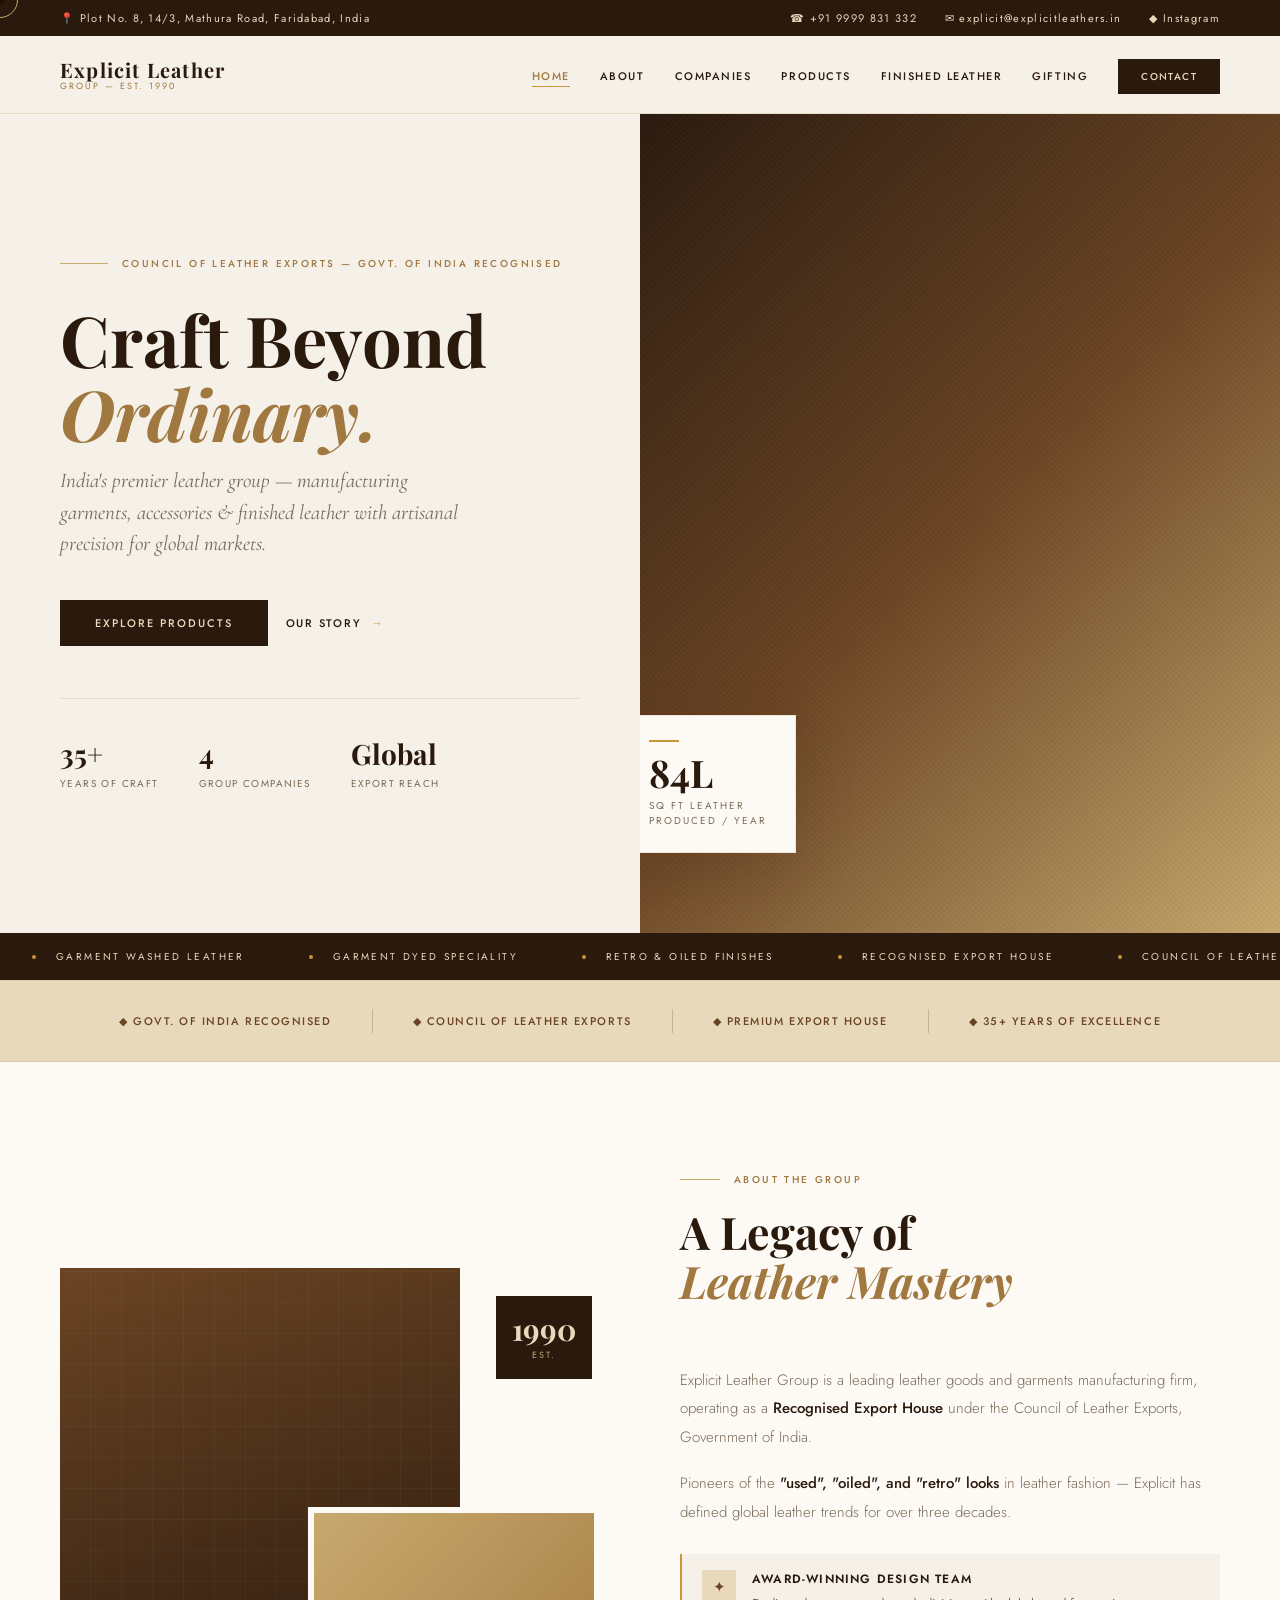
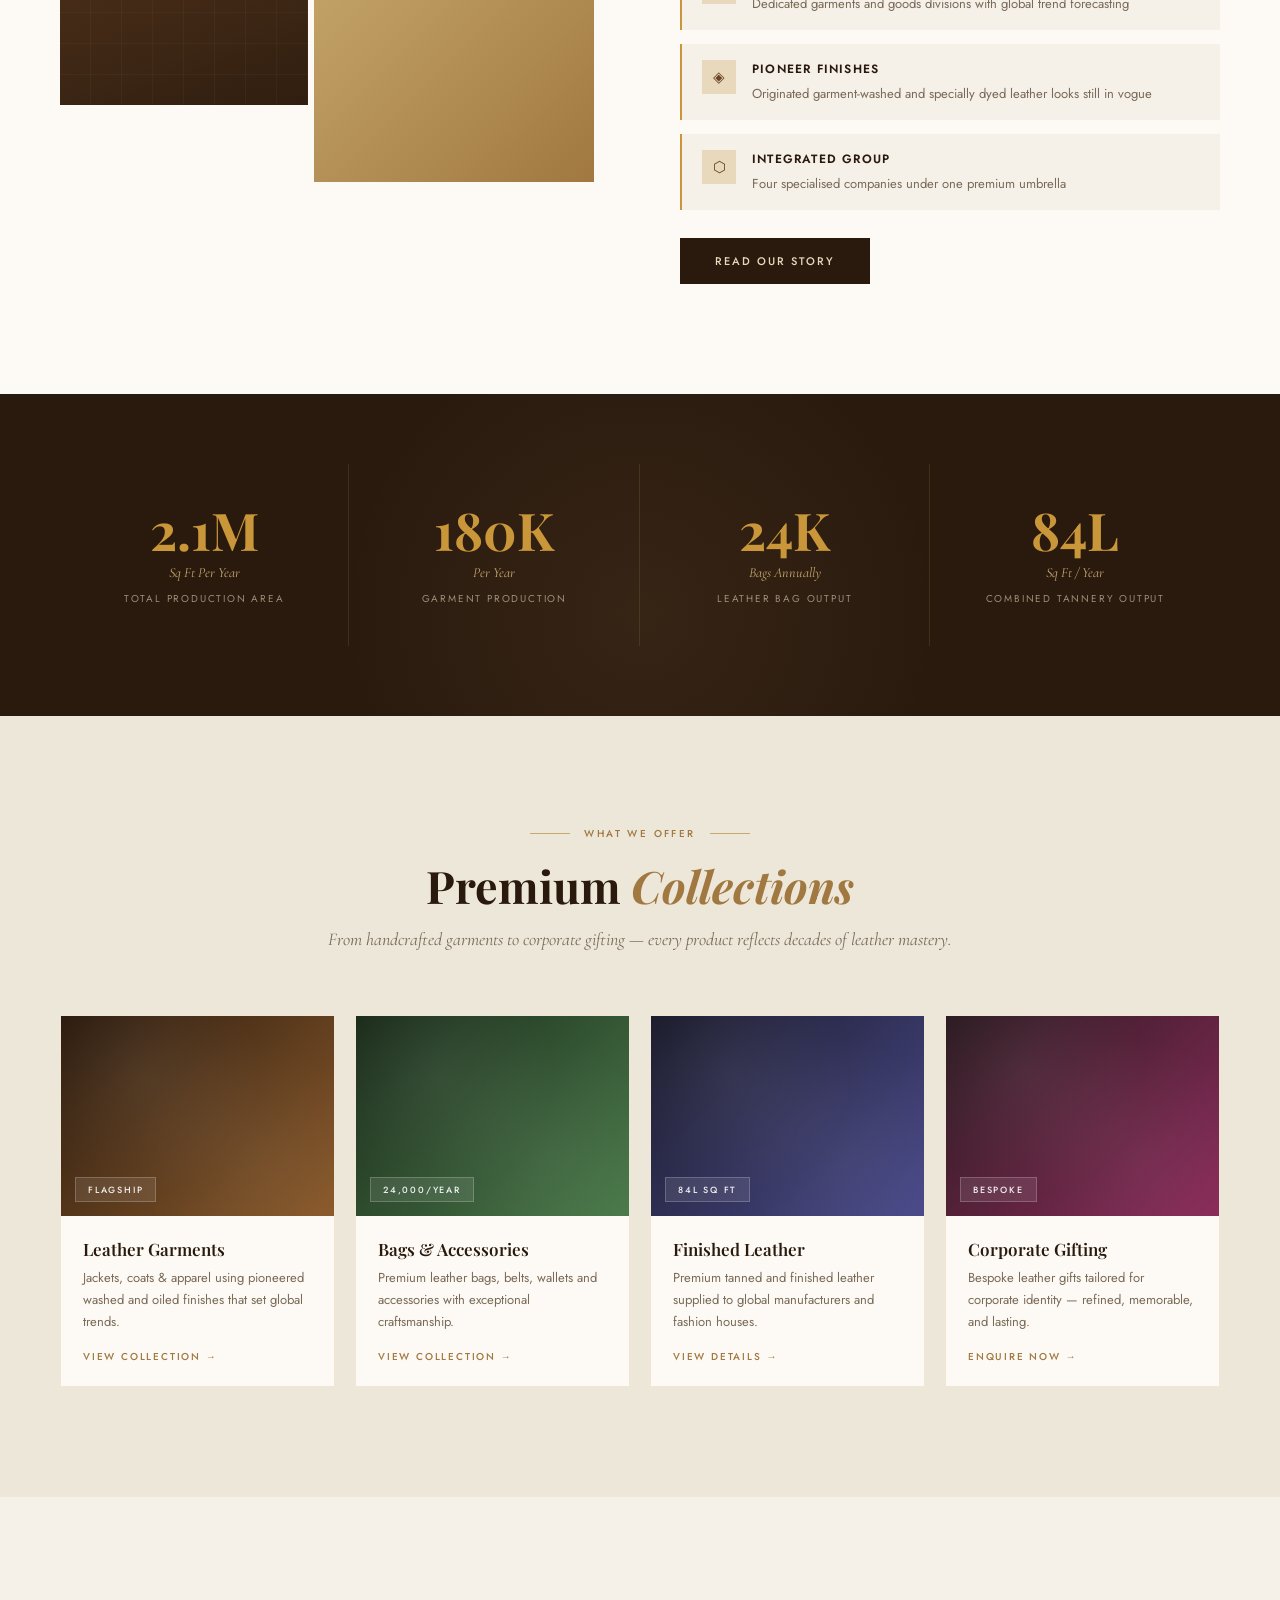
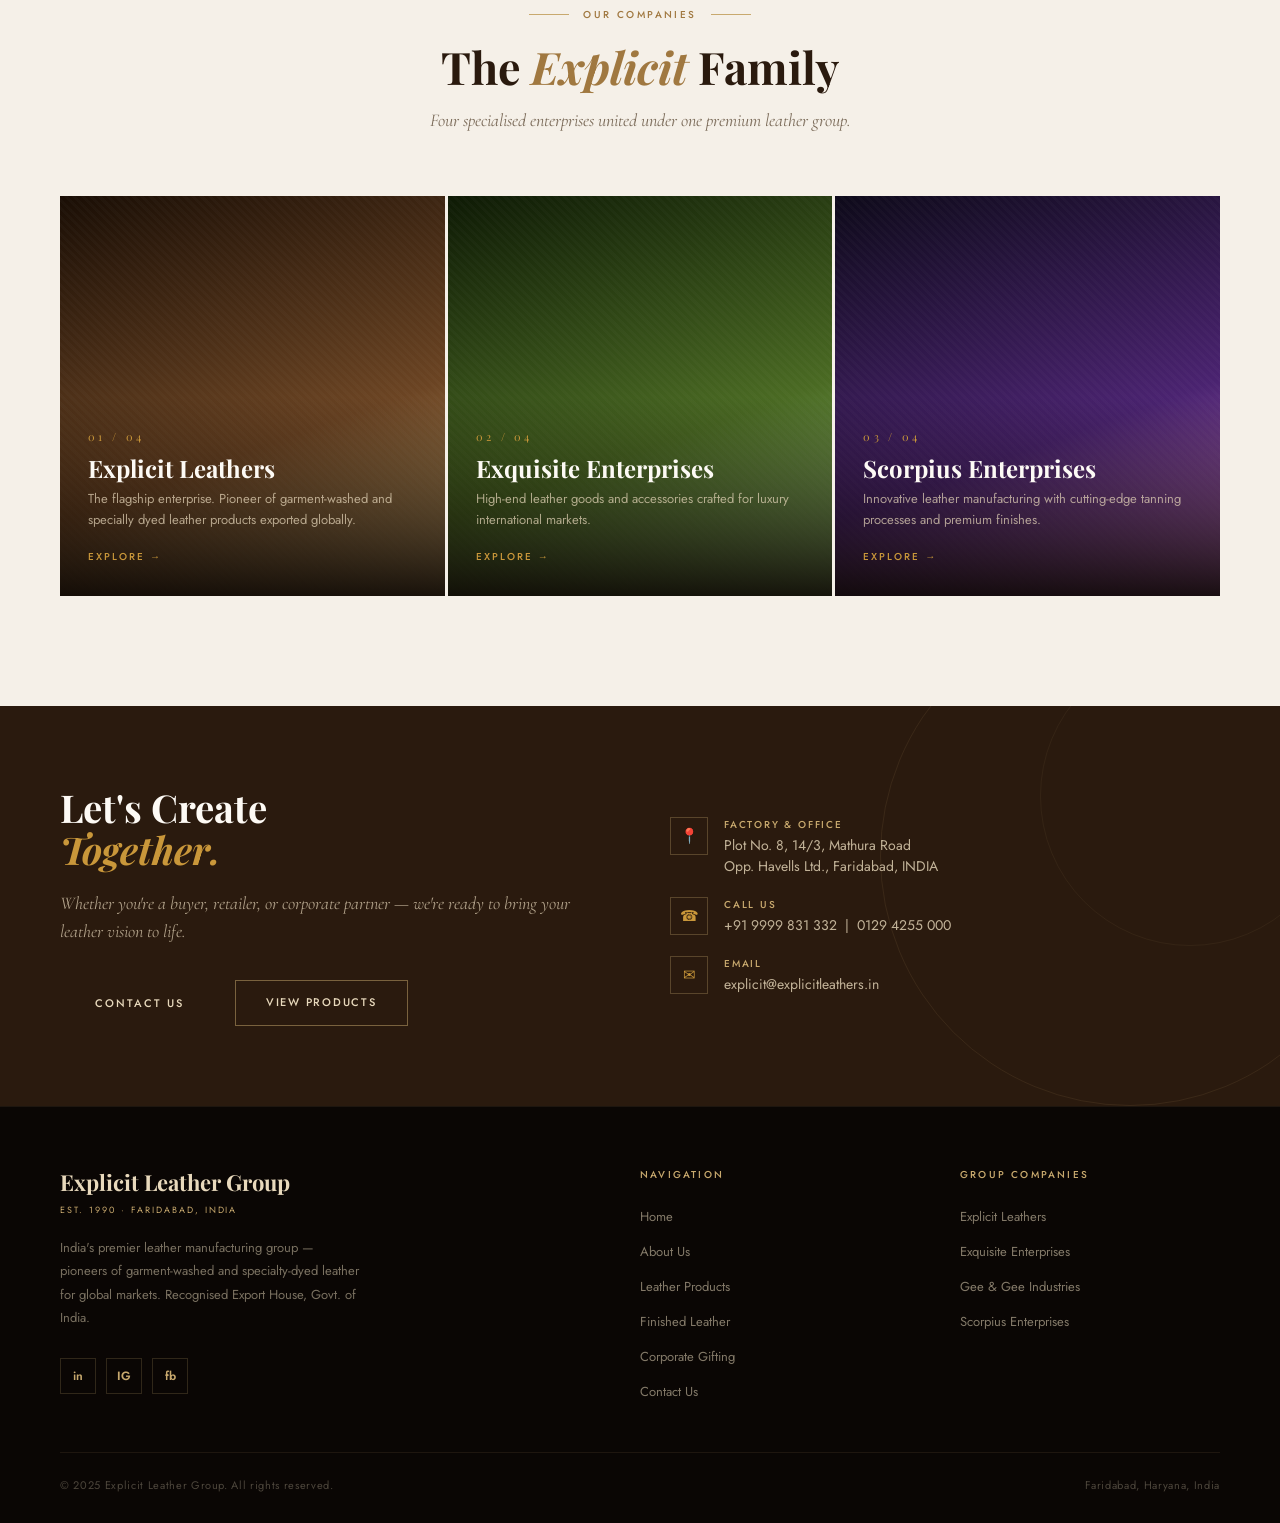
<file: Index.html>
<!DOCTYPE html>
<html lang="en">
<head>
<meta charset="UTF-8"><meta name="viewport" content="width=device-width,initial-scale=1.0">
<title>Explicit Leather Group — Premium Leather Since 1990</title>
<link rel="stylesheet" href="global.css">
<style>
.hero{min-height:91vh;display:grid;grid-template-columns:1fr 1fr;position:relative;overflow:hidden}
.hero-left{display:flex;flex-direction:column;justify-content:center;padding:100px 60px;position:relative;z-index:2}
.hero-eyebrow{display:flex;align-items:center;gap:14px;margin-bottom:32px}
.hero-eyebrow .line{width:48px;height:1px;background:var(--tan)}
.hero-eyebrow span{font-size:10px;letter-spacing:.24em;text-transform:uppercase;color:var(--tan-dark);font-weight:500}
.hero h1{font-family:'Playfair Display',serif;font-size:clamp(52px,5.5vw,82px);line-height:1.05;font-weight:700;color:var(--espresso);margin-bottom:14px}
.hero h1 em{font-style:italic;color:var(--tan-dark)}
.hero-sub{font-family:'Cormorant Garamond',serif;font-size:21px;color:var(--muted);font-style:italic;margin-bottom:40px;line-height:1.5;max-width:420px}
.hero-actions{display:flex;gap:18px;align-items:center}
.hero-right{position:relative;overflow:hidden;display: flex;align-items: center;justify-content: center;}
.hero-bg{position:absolute;inset:0;background:linear-gradient(135deg,#2A1A0E 0%,#6B4423 50%,#C8A96E 100%)}
.hero-texture{position:absolute;inset:0;background-image:repeating-linear-gradient(45deg,transparent,transparent 2px,rgba(0,0,0,.03) 2px,rgba(0,0,0,.03) 4px),repeating-linear-gradient(-45deg,transparent,transparent 2px,rgba(255,255,255,.02) 2px,rgba(255,255,255,.02) 4px)}
.hero-overlay{position:absolute;inset:0;background:linear-gradient(to right,var(--ivory) 0%,rgba (245,240.232,0),transparent 20%);pointer-events: none;z-index: 1;}
.hero-badge{position:absolute;bottom:80px;left:-20px;background:var(--white);border:1px solid var(--border);padding:24px 28px;z-index:10;box-shadow:0 20px 60px rgba(42,26,14,.15);animation:floatY 3s ease-in-out infinite alternate}
@keyframes floatY{from{transform:translateY(0)}to{transform:translateY(-8px)}}
.hero-badge .num{font-family:'Playfair Display',serif;font-size:38px;font-weight:700;color:var(--espresso);line-height:1}
.hero-badge .lbl{font-size:10px;letter-spacing:.2em;text-transform:uppercase;color:var(--muted);margin-top:6px}
.hero-badge .bar{width:30px;height:2px;background:var(--gold);margin-bottom:12px}
.hero-numbers{display:flex;gap:40px;margin-top:52px;padding-top:36px;border-top:1px solid var(--border)}
.hn .n{font-family:'Playfair Display',serif;font-size:28px;font-weight:700;color:var(--espresso)}
.hn .l{font-size:10px;letter-spacing:.14em;text-transform:uppercase;color:var(--muted);margin-top:4px}
.recognition-banner{background:var(--tan-light);padding:28px 60px;display:flex;align-items:center;justify-content:center;gap:40px;border-top:1px solid var(--border);border-bottom:1px solid var(--border)}
.rec-item{display:flex;align-items:center;gap:12px;font-size:11px;letter-spacing:.14em;text-transform:uppercase;color:var(--brown);font-weight:500}
.rec-divider{width:1px;height:24px;background:rgba(107,68,35,.25)}
.about-strip{padding:110px 60px;display:grid;grid-template-columns:1fr 1fr;gap:80px;align-items:center;background:var(--white)}
.about-visual{position:relative;height:520px}
.av-main{position:absolute;top:0;left:0;width:74%;height:84%;background:linear-gradient(160deg,#6B4423,#2A1A0E);overflow:hidden}
.av-main-p{position:absolute;inset:0;background:repeating-linear-gradient(0deg,transparent,transparent 30px,rgba(255,255,255,.03) 30px,rgba(255,255,255,.03) 31px),repeating-linear-gradient(90deg,transparent,transparent 30px,rgba(255,255,255,.03) 30px,rgba(255,255,255,.03) 31px)}
.av-accent{position:absolute;bottom:0;right:0;width:54%;height:54%;background:linear-gradient(135deg,#C8A96E,#A07840);border:6px solid var(--white)}
.av-year{position:absolute;top:28px;right:8px;background:var(--espresso);color:var(--tan-light);padding:18px 16px;text-align:center;z-index:2}
.av-year .y{font-family:'Playfair Display',serif;font-size:30px;font-weight:700;line-height:1}
.av-year .s{font-size:9px;letter-spacing:.2em;text-transform:uppercase;color:var(--tan);margin-top:4px}
.about-body{color:var(--muted);font-size:15px;line-height:1.9;margin-bottom:18px;font-weight:300}
.about-body strong{color:var(--espresso);font-weight:500}
.highlights{display:flex;flex-direction:column;gap:14px;margin:28px 0}
.hl-item{display:flex;align-items:flex-start;gap:16px;padding:16px 20px;background:var(--ivory);border-left:2px solid var(--gold)}
.hl-icon{width:34px;height:34px;background:var(--tan-light);display:flex;align-items:center;justify-content:center;flex-shrink:0;font-size:15px;color:var(--brown)}
.hl-text strong{display:block;font-size:12px;letter-spacing:.1em;text-transform:uppercase;color:var(--espresso);font-weight:600;margin-bottom:3px}
.hl-text span{font-size:13px;color:var(--muted)}
.products-teaser{padding:110px 60px;background:var(--cream)}
.pt-grid{display:grid;grid-template-columns:repeat(4,1fr);gap:20px;margin-top:60px}
.pt-card{background:var(--white);border:1px solid var(--border);overflow:hidden;transition:box-shadow .4s,transform .4s}
.pt-card:hover{box-shadow:0 20px 50px rgba(42,26,14,.11);transform:translateY(-4px)}
.pt-visual{height:200px;position:relative;overflow:hidden}
.pv1{background:linear-gradient(135deg,#2A1A0E,#8B5A2B)}
.pv2{background:linear-gradient(135deg,#1A2A1A,#4A7A4A)}
.pv3{background:linear-gradient(135deg,#1A1A2A,#4A4A8B)}
.pv4{background:linear-gradient(135deg,#2A1A20,#8B2B5A)}
.pv-pat{position:absolute;inset:0;background-image:radial-gradient(circle at 30% 30%,rgba(255,255,255,.06) 0%,transparent 50%),radial-gradient(circle at 70% 70%,rgba(255,255,255,.04) 0%,transparent 50%)}
.pv-tag{position:absolute;bottom:14px;left:14px;background:rgba(255,255,255,.1);border:1px solid rgba(255,255,255,.2);backdrop-filter:blur(8px);padding:5px 12px;font-size:9px;letter-spacing:.2em;text-transform:uppercase;color:rgba(255,255,255,.9);font-weight:500}
.pt-info{padding:22px}
.pt-name{font-family:'Playfair Display',serif;font-size:17px;font-weight:600;color:var(--espresso);margin-bottom:7px}
.pt-desc{font-size:13px;color:var(--muted);line-height:1.7;margin-bottom:16px}
.pt-link{display:flex;align-items:center;gap:8px;color:var(--tan-dark);font-size:10px;letter-spacing:.18em;text-transform:uppercase;font-weight:500;text-decoration:none;transition:gap .3s}
.pt-link:hover{gap:14px}
.sub-section{padding:110px 60px;background:var(--ivory)}
.sub-grid{display:grid;grid-template-columns:repeat(3,1fr);gap:3px;margin-top:60px}
.sub-card{position:relative;height:400px;overflow:hidden;cursor:pointer}
.sub-bg{position:absolute;inset:0;transition:transform .7s ease}
.sub-card:hover .sub-bg{transform:scale(1.06)}
.sbg1{background:linear-gradient(160deg,#1a0e05 0%,#6B4423 60%,#C8A96E 100%)}
.sbg2{background:linear-gradient(160deg,#0e1a05 0%,#4a6a23 60%,#9BC878 100%)}
.sbg3{background:linear-gradient(160deg,#0e0a1a 0%,#4a2370 60%,#C878C8 100%)}
.sub-tex{position:absolute;inset:0;background-image:repeating-linear-gradient(45deg,transparent,transparent 3px,rgba(255,255,255,.02) 3px,rgba(255,255,255,.02) 6px)}
.sub-con{position:absolute;bottom:0;left:0;right:0;padding:32px 28px;background:linear-gradient(to top,rgba(10,5,2,.92) 0%,transparent 100%)}
.sub-num{font-family:'Playfair Display',serif;font-size:11px;color:var(--gold);letter-spacing:.3em;margin-bottom:10px}
.sub-name{font-family:'Playfair Display',serif;font-size:24px;font-weight:700;color:var(--white);margin-bottom:7px;line-height:1.2}
.sub-desc{font-size:13px;color:rgba(232,217,188,.7);line-height:1.6;margin-bottom:18px}
.sub-link{display:flex;align-items:center;gap:10px;color:var(--gold);font-size:10px;letter-spacing:.2em;text-transform:uppercase;font-weight:500;text-decoration:none;transition:gap .3s}
.sub-link:hover{gap:16px}
.cta-banner{background:var(--espresso);padding:80px 60px;display:grid;grid-template-columns:1fr 1fr;gap:60px;align-items:center;position:relative;overflow:hidden}
.cta-banner::before{content:'';position:absolute;top:-100px;right:-100px;width:500px;height:500px;border:1px solid rgba(200,169,110,.1);border-radius:50%}
.cta-banner::after{content:'';position:absolute;top:-60px;right:-60px;width:300px;height:300px;border:1px solid rgba(200,169,110,.07);border-radius:50%}
.cta-h{font-family:'Playfair Display',serif;font-size:clamp(34px,3vw,52px);font-weight:700;color:var(--white);line-height:1.1;margin-bottom:18px}
.cta-h em{font-style:italic;color:var(--gold)}
.cta-sub{font-family:'Cormorant Garamond',serif;font-style:italic;font-size:18px;color:rgba(232,217,188,.7);margin-bottom:34px;line-height:1.6}
.cta-details{display:flex;flex-direction:column;gap:20px}
.cd-item{display:flex;align-items:flex-start;gap:16px}
.cd-icon{width:38px;height:38px;border:1px solid rgba(200,169,110,.3);display:flex;align-items:center;justify-content:center;color:var(--gold);font-size:15px;flex-shrink:0}
.cd-text strong{display:block;font-size:10px;letter-spacing:.18em;text-transform:uppercase;color:var(--tan);font-weight:500;margin-bottom:3px}
.cd-text span{font-size:14px;color:rgba(232,217,188,.8);line-height:1.5;display:block}
</style>
</head>
<body>
<div class="cursor" id="cursor"></div>
<div class="cursor-ring" id="cursorRing"></div>

<div class="topbar">
  <div>📍 Plot No. 8, 14/3, Mathura Road, Faridabad, India</div>
  <div class="topbar-right">
    <a href="tel:+919999831332">☎ +91 9999 831 332</a>
    <a href="mailto:explicit@explicitleathers.in">✉ explicit@explicitleathers.in</a>
    <a href="https://www.instagram.com/explicitleathergroup/" target="_blank">◆ Instagram</a>
  </div>
</div>

<nav>
  <a class="nav-logo" href="index.html">Explicit Leather<span>Group — Est. 1990</span></a>
  <ul class="nav-links">
    <li><a href="index.html" class="active">Home</a></li>
    <li><a href="about.html">About</a></li>
    <li><a href="companies.html">Companies</a></li>
    <li><a href="products.html">Products</a></li>
    <li><a href="finished-leather.html">Finished Leather</a></li>
    <li><a href="corporate-gifting.html">Gifting</a></li>
    <li><a href="contact.html" class="nav-cta">Contact</a></li>
  </ul>
</nav>

<!-- HERO -->
<section class="hero">
  <div class="hero-left">
    <div class="hero-eyebrow fade-up"><div class="line"></div><span>Council of Leather Exports — Govt. of India Recognised</span></div>
    <h1 class="fade-up">Craft Beyond<br><em>Ordinary.</em></h1>
    <p class="hero-sub fade-up">India's premier leather group — manufacturing garments, accessories &amp; finished leather with artisanal precision for global markets.</p>
    <div class="hero-actions fade-up">
      <a href="products.html" class="btn-primary">Explore Products</a>
      <a href="about.html" class="btn-ghost">Our Story <span class="arr">→</span></a>
    </div>
    <div class="hero-numbers fade-up">
      <div class="hn"><div class="n">35+</div><div class="l">Years of Craft</div></div>
      <div class="hn"><div class="n">4</div><div class="l">Group Companies</div></div>
      <div class="hn"><div class="n">Global</div><div class="l">Export Reach</div></div>
    </div>
  </div>
  <div class="hero-right">
    <div class="hero-bg"></div><div class="hero-texture"></div><div class="hero-overlay"></div>
    <div class="hero-badge">
      <div class="bar"></div>
      <div class="num">84L</div>
      <div class="lbl">Sq Ft Leather<br>Produced / Year</div>
    </div>
  </div>
</section>

<!-- MARQUEE -->
<div class="marquee-strip"><div class="marquee-track" id="mt">
  <div class="marquee-item"><span class="marquee-dot"></span>Garment Washed Leather</div>
  <div class="marquee-item"><span class="marquee-dot"></span>Garment Dyed Speciality</div>
  <div class="marquee-item"><span class="marquee-dot"></span>Retro &amp; Oiled Finishes</div>
  <div class="marquee-item"><span class="marquee-dot"></span>Recognised Export House</div>
  <div class="marquee-item"><span class="marquee-dot"></span>Council of Leather Exports</div>
  <div class="marquee-item"><span class="marquee-dot"></span>2.1M Sq Ft Capacity/Year</div>
  <div class="marquee-item"><span class="marquee-dot"></span>24,000 Bags Annually</div>
  <div class="marquee-item"><span class="marquee-dot"></span>Garment Washed Leather</div>
  <div class="marquee-item"><span class="marquee-dot"></span>Garment Dyed Speciality</div>
  <div class="marquee-item"><span class="marquee-dot"></span>Retro &amp; Oiled Finishes</div>
  <div class="marquee-item"><span class="marquee-dot"></span>Recognised Export House</div>
  <div class="marquee-item"><span class="marquee-dot"></span>Council of Leather Exports</div>
  <div class="marquee-item"><span class="marquee-dot"></span>2.1M Sq Ft Capacity/Year</div>
  <div class="marquee-item"><span class="marquee-dot"></span>24,000 Bags Annually</div>
</div></div>

<!-- RECOGNITION -->
<div class="recognition-banner">
  <div class="rec-item">◆ Govt. of India Recognised</div>
  <div class="rec-divider"></div>
  <div class="rec-item">◆ Council of Leather Exports</div>
  <div class="rec-divider"></div>
  <div class="rec-item">◆ Premium Export House</div>
  <div class="rec-divider"></div>
  <div class="rec-item">◆ 35+ Years of Excellence</div>
</div>

<!-- ABOUT STRIP -->
<section class="about-strip">
  <div class="about-visual fade-up">
    <div class="av-main"><div class="av-main-p"></div></div>
    <div class="av-accent"></div>
    <div class="av-year"><div class="y">1990</div><div class="s">Est.</div></div>
  </div>
  <div class="fade-up">
    <div class="section-header left">
      <div class="section-eyebrow left"><div class="eyebrow-line"></div><span>About The Group</span></div>
      <h2 class="section-title">A Legacy of<br><em>Leather Mastery</em></h2>
    </div>
    <p class="about-body">Explicit Leather Group is a leading leather goods and garments manufacturing firm, operating as a <strong>Recognised Export House</strong> under the Council of Leather Exports, Government of India.</p>
    <p class="about-body">Pioneers of the <strong>"used", "oiled", and "retro" looks</strong> in leather fashion — Explicit has defined global leather trends for over three decades.</p>
    <div class="highlights">
      <div class="hl-item"><div class="hl-icon">✦</div><div class="hl-text"><strong>Award-Winning Design Team</strong><span>Dedicated garments and goods divisions with global trend forecasting</span></div></div>
      <div class="hl-item"><div class="hl-icon">◈</div><div class="hl-text"><strong>Pioneer Finishes</strong><span>Originated garment-washed and specially dyed leather looks still in vogue</span></div></div>
      <div class="hl-item"><div class="hl-icon">⬡</div><div class="hl-text"><strong>Integrated Group</strong><span>Four specialised companies under one premium umbrella</span></div></div>
    </div>
    <a href="about.html" class="btn-primary">Read Our Story</a>
  </div>
</section>

<!-- STATS -->
<section class="stats-banner">
  <div class="stat-item fade-up"><div class="stat-num">2.1M</div><span class="stat-unit">Sq Ft Per Year</span><div class="stat-label">Total Production Area</div></div>
  <div class="stat-item fade-up"><div class="stat-num">180K</div><span class="stat-unit">Per Year</span><div class="stat-label">Garment Production</div></div>
  <div class="stat-item fade-up"><div class="stat-num">24K</div><span class="stat-unit">Bags Annually</span><div class="stat-label">Leather Bag Output</div></div>
  <div class="stat-item fade-up"><div class="stat-num">84L</div><span class="stat-unit">Sq Ft / Year</span><div class="stat-label">Combined Tannery Output</div></div>
</section>

<!-- PRODUCTS TEASER -->
<section class="products-teaser">
  <div class="section-header fade-up">
    <div class="section-eyebrow"><div class="eyebrow-line"></div><span>What We Offer</span><div class="eyebrow-line"></div></div>
    <h2 class="section-title">Premium <em>Collections</em></h2>
    <p class="section-desc">From handcrafted garments to corporate gifting — every product reflects decades of leather mastery.</p>
  </div>
  <div class="pt-grid">
    <div class="pt-card fade-up"><div class="pt-visual pv1"><div class="pv-pat"></div><div class="pv-tag">Flagship</div></div><div class="pt-info"><div class="pt-name">Leather Garments</div><div class="pt-desc">Jackets, coats &amp; apparel using pioneered washed and oiled finishes that set global trends.</div><a href="products.html" class="pt-link">View Collection →</a></div></div>
    <div class="pt-card fade-up"><div class="pt-visual pv2"><div class="pv-pat"></div><div class="pv-tag">24,000/Year</div></div><div class="pt-info"><div class="pt-name">Bags &amp; Accessories</div><div class="pt-desc">Premium leather bags, belts, wallets and accessories with exceptional craftsmanship.</div><a href="products.html" class="pt-link">View Collection →</a></div></div>
    <div class="pt-card fade-up"><div class="pt-visual pv3"><div class="pv-pat"></div><div class="pv-tag">84L Sq Ft</div></div><div class="pt-info"><div class="pt-name">Finished Leather</div><div class="pt-desc">Premium tanned and finished leather supplied to global manufacturers and fashion houses.</div><a href="finished-leather.html" class="pt-link">View Details →</a></div></div>
    <div class="pt-card fade-up"><div class="pt-visual pv4"><div class="pv-pat"></div><div class="pv-tag">Bespoke</div></div><div class="pt-info"><div class="pt-name">Corporate Gifting</div><div class="pt-desc">Bespoke leather gifts tailored for corporate identity — refined, memorable, and lasting.</div><a href="corporate-gifting.html" class="pt-link">Enquire Now →</a></div></div>
  </div>
</section>

<!-- COMPANIES -->
<section class="sub-section">
  <div class="section-header fade-up">
    <div class="section-eyebrow"><div class="eyebrow-line"></div><span>Our Companies</span><div class="eyebrow-line"></div></div>
    <h2 class="section-title">The <em>Explicit</em> Family</h2>
    <p class="section-desc">Four specialised enterprises united under one premium leather group.</p>
  </div>
  <div class="sub-grid">
    <div class="sub-card"><div class="sub-bg sbg1"></div><div class="sub-tex"></div><div class="sub-con"><div class="sub-num">01 / 04</div><div class="sub-name">Explicit Leathers</div><div class="sub-desc">The flagship enterprise. Pioneer of garment-washed and specially dyed leather products exported globally.</div><a href="companies.html" class="sub-link">Explore →</a></div></div>
    <div class="sub-card"><div class="sub-bg sbg2"></div><div class="sub-tex"></div><div class="sub-con"><div class="sub-num">02 / 04</div><div class="sub-name">Exquisite Enterprises</div><div class="sub-desc">High-end leather goods and accessories crafted for luxury international markets.</div><a href="companies.html" class="sub-link">Explore →</a></div></div>
    <div class="sub-card"><div class="sub-bg sbg3"></div><div class="sub-tex"></div><div class="sub-con"><div class="sub-num">03 / 04</div><div class="sub-name">Scorpius Enterprises</div><div class="sub-desc">Innovative leather manufacturing with cutting-edge tanning processes and premium finishes.</div><a href="companies.html" class="sub-link">Explore →</a></div></div>
  </div>
</section>

<!-- CTA BANNER -->
<section class="cta-banner">
  <div class="fade-up" style="position:relative;z-index:2">
    <h2 class="cta-h">Let's Create<br><em>Together.</em></h2>
    <p class="cta-sub">Whether you're a buyer, retailer, or corporate partner — we're ready to bring your leather vision to life.</p>
    <div style="display:flex;gap:16px">
      <a href="contact.html" class="btn-primary">Contact Us</a>
      <a href="products.html" class="btn-outline">View Products</a>
    </div>
  </div>
  <div class="cta-details fade-up" style="position:relative;z-index:2">
    <div class="cd-item"><div class="cd-icon">📍</div><div class="cd-text"><strong>Factory &amp; Office</strong><span>Plot No. 8, 14/3, Mathura Road<br>Opp. Havells Ltd., Faridabad, INDIA</span></div></div>
    <div class="cd-item"><div class="cd-icon">☎</div><div class="cd-text"><strong>Call Us</strong><span>+91 9999 831 332 &nbsp;|&nbsp; 0129 4255 000</span></div></div>
    <div class="cd-item"><div class="cd-icon">✉</div><div class="cd-text"><strong>Email</strong><span>explicit@explicitleathers.in</span></div></div>
  </div>
</section>

<!-- FOOTER -->
<footer>
  <div class="footer-grid">
    <div>
      <div class="footer-brand-name">Explicit Leather Group</div>
      <div class="footer-brand-sub">Est. 1990 · Faridabad, India</div>
      <p class="footer-desc">India's premier leather manufacturing group — pioneers of garment-washed and specialty-dyed leather for global markets. Recognised Export House, Govt. of India.</p>
      <div class="footer-social">
        <a class="social-btn" href="#">in</a>
        <a class="social-btn" href="https://www.instagram.com/explicitleathergroup/" target="_blank">IG</a>
        <a class="social-btn" href="#">fb</a>
      </div>
    </div>
    <div>
      <div class="footer-col-title">Navigation</div>
      <ul class="footer-links">
        <li><a href="index.html">Home</a></li>
        <li><a href="about.html">About Us</a></li>
        <li><a href="products.html">Leather Products</a></li>
        <li><a href="finished-leather.html">Finished Leather</a></li>
        <li><a href="corporate-gifting.html">Corporate Gifting</a></li>
        <li><a href="contact.html">Contact Us</a></li>
      </ul>
    </div>
    <div>
      <div class="footer-col-title">Group Companies</div>
      <ul class="footer-links">
        <li><a href="companies.html">Explicit Leathers</a></li>
        <li><a href="companies.html">Exquisite Enterprises</a></li>
        <li><a href="companies.html">Gee &amp; Gee Industries</a></li>
        <li><a href="companies.html">Scorpius Enterprises</a></li>
      </ul>
    </div>
  </div>
  <div class="footer-bottom">
    <span>© 2025 Explicit Leather Group. All rights reserved.</span>
    <span>Faridabad, Haryana, India</span>
  </div>
</footer>

<a class="scroll-top" href="#" id="scrollTop">↑</a>
<script src="common.js"></script>
</body></html>
</file>
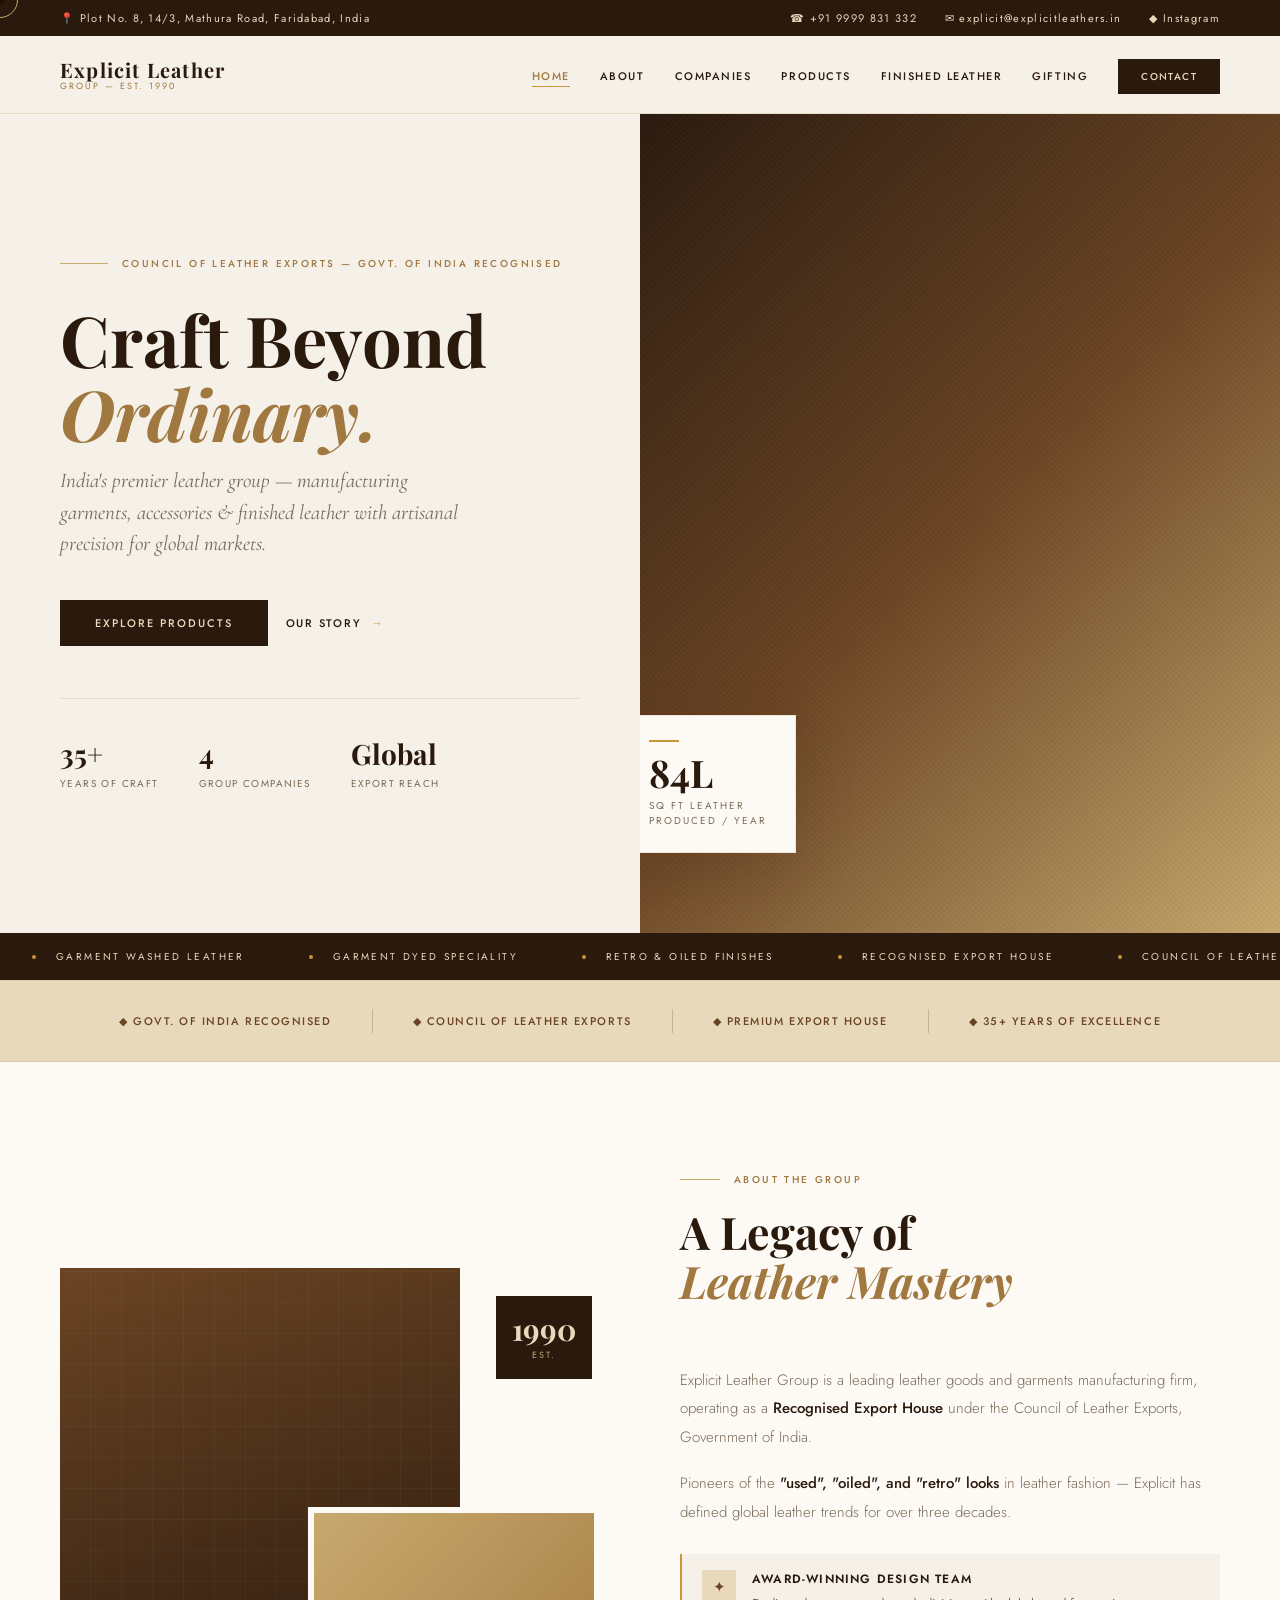
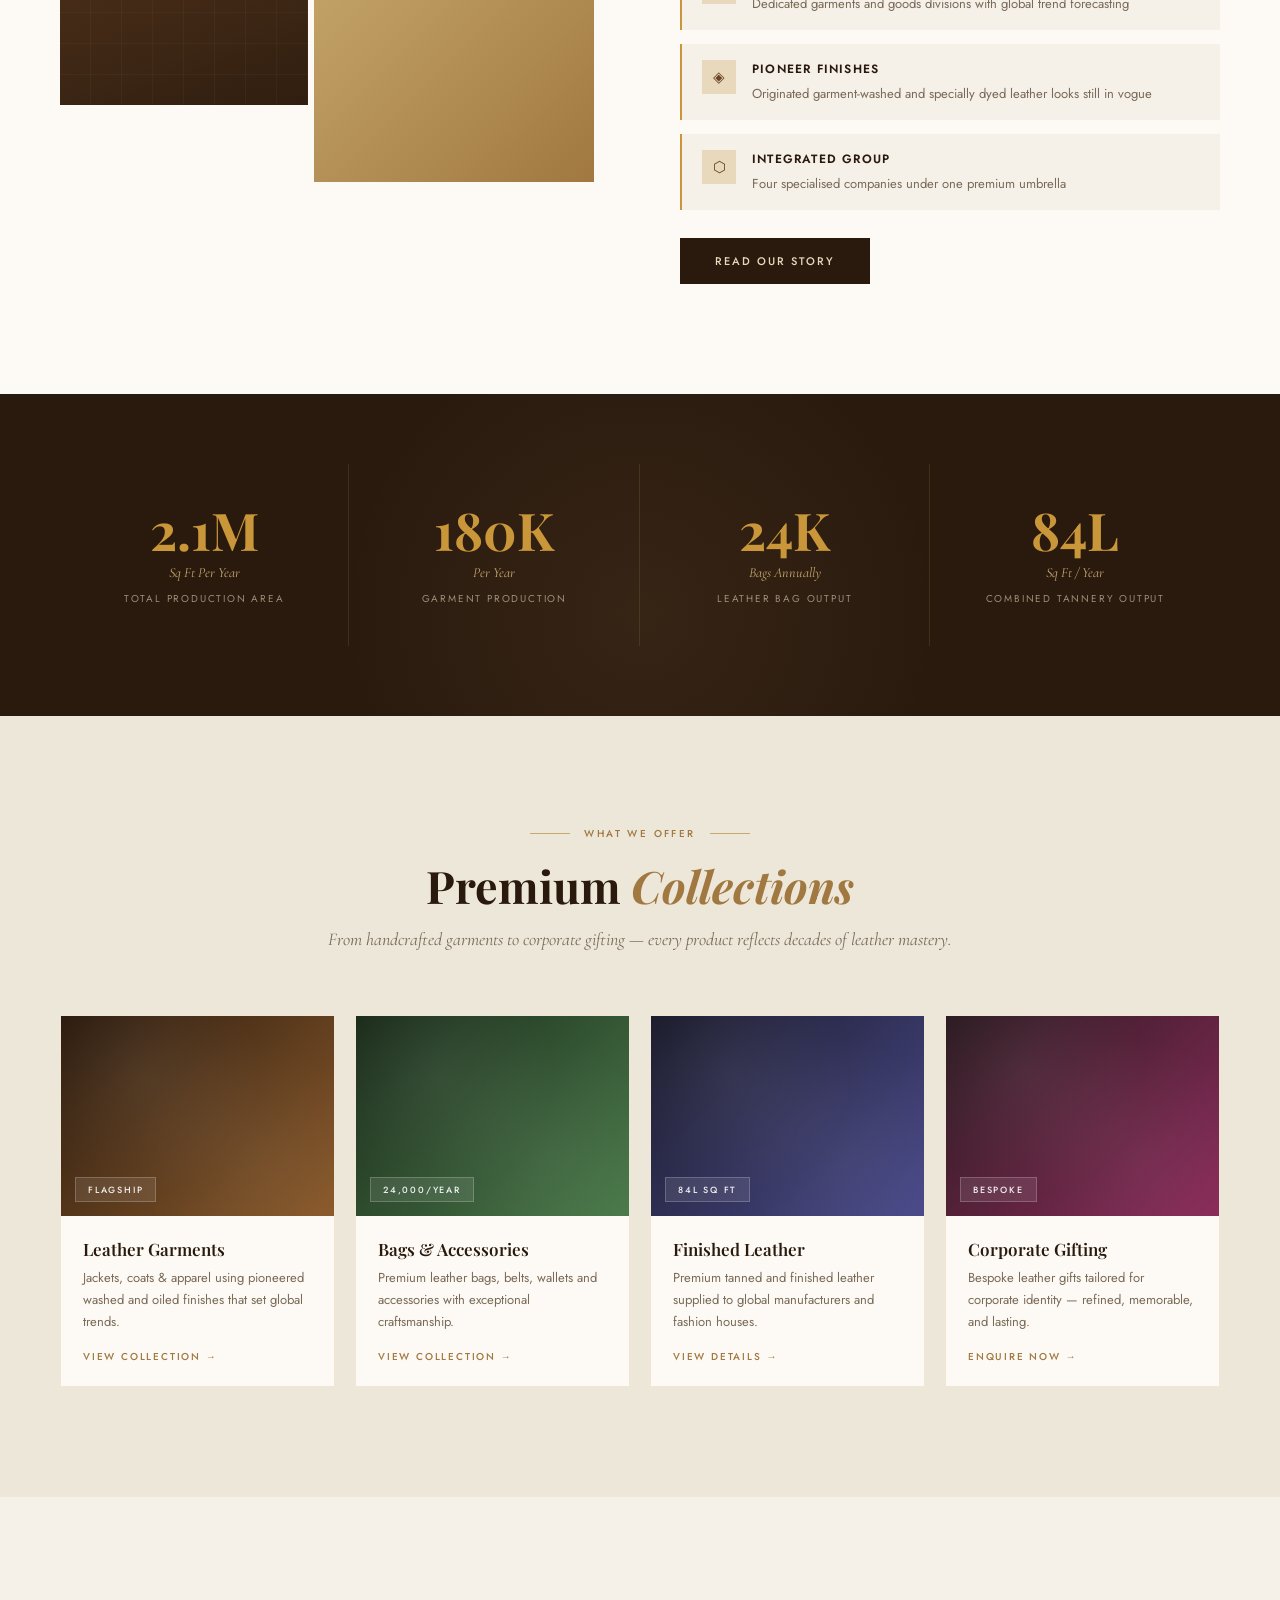
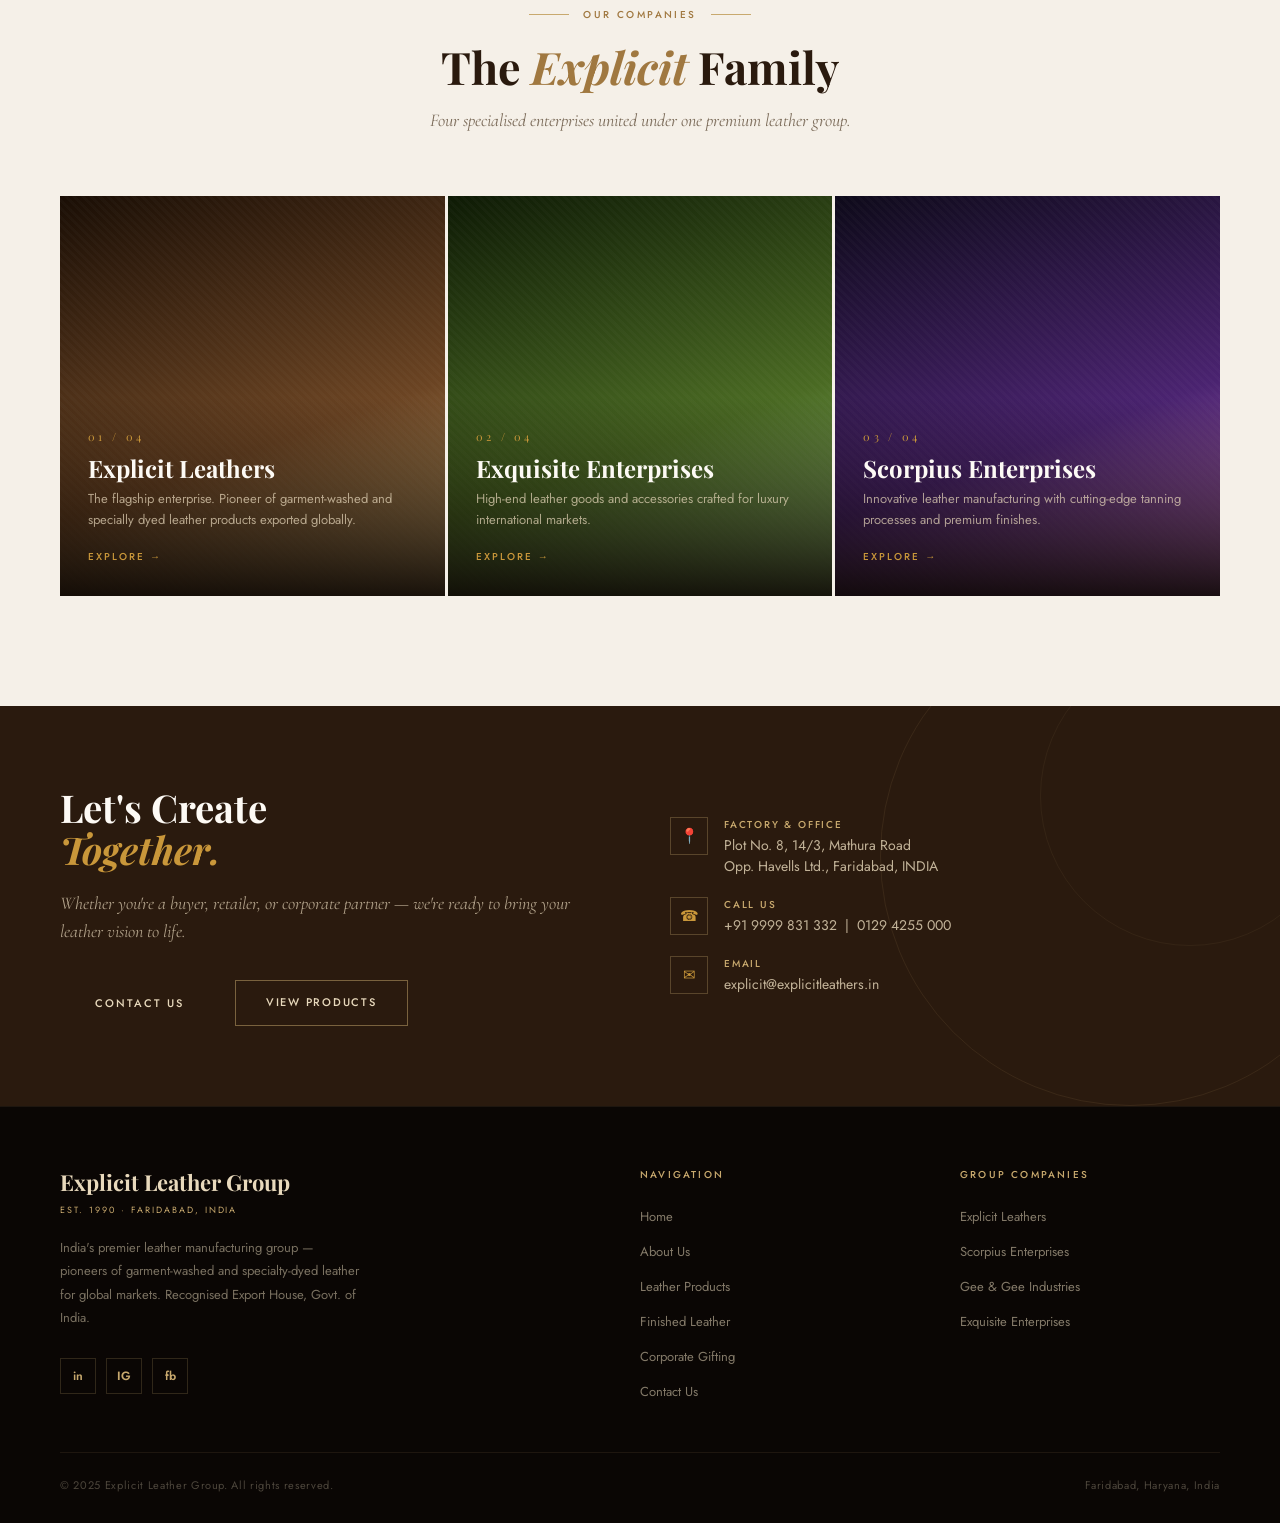
<file: index.html>
<!DOCTYPE html>
<html lang="en">
<head>
<meta charset="UTF-8"><meta name="viewport" content="width=device-width,initial-scale=1.0">
<title>Explicit Leather Group — Premium Leather Since 1990</title>
<link rel="stylesheet" href="global.css">
<style>
.hero{min-height:91vh;display:grid;grid-template-columns:1fr 1fr;position:relative;overflow:hidden}
.hero-left{display:flex;flex-direction:column;justify-content:center;padding:100px 60px;position:relative;z-index:2}
.hero-eyebrow{display:flex;align-items:center;gap:14px;margin-bottom:32px}
.hero-eyebrow .line{width:48px;height:1px;background:var(--tan)}
.hero-eyebrow span{font-size:10px;letter-spacing:.24em;text-transform:uppercase;color:var(--tan-dark);font-weight:500}
.hero h1{font-family:'Playfair Display',serif;font-size:clamp(52px,5.5vw,82px);line-height:1.05;font-weight:700;color:var(--espresso);margin-bottom:14px}
.hero h1 em{font-style:italic;color:var(--tan-dark)}
.hero-sub{font-family:'Cormorant Garamond',serif;font-size:21px;color:var(--muted);font-style:italic;margin-bottom:40px;line-height:1.5;max-width:420px}
.hero-actions{display:flex;gap:18px;align-items:center}
.hero-right{position:relative;overflow:hidden;display: flex;align-items: center;justify-content: center;}
.hero-bg{position:absolute;inset:0;background:linear-gradient(135deg,#2A1A0E 0%,#6B4423 50%,#C8A96E 100%)}
.hero-texture{position:absolute;inset:0;background-image:repeating-linear-gradient(45deg,transparent,transparent 2px,rgba(0,0,0,.03) 2px,rgba(0,0,0,.03) 4px),repeating-linear-gradient(-45deg,transparent,transparent 2px,rgba(255,255,255,.02) 2px,rgba(255,255,255,.02) 4px)}
.hero-overlay{position:absolute;inset:0;background:linear-gradient(to right,var(--ivory) 0%,rgba (245,240.232,0),transparent 20%);pointer-events: none;z-index: 1;}
.hero-badge{position:absolute;bottom:80px;left:-20px;background:var(--white);border:1px solid var(--border);padding:24px 28px;z-index:10;box-shadow:0 20px 60px rgba(42,26,14,.15);animation:floatY 3s ease-in-out infinite alternate}
@keyframes floatY{from{transform:translateY(0)}to{transform:translateY(-8px)}}
.hero-badge .num{font-family:'Playfair Display',serif;font-size:38px;font-weight:700;color:var(--espresso);line-height:1}
.hero-badge .lbl{font-size:10px;letter-spacing:.2em;text-transform:uppercase;color:var(--muted);margin-top:6px}
.hero-badge .bar{width:30px;height:2px;background:var(--gold);margin-bottom:12px}
.hero-numbers{display:flex;gap:40px;margin-top:52px;padding-top:36px;border-top:1px solid var(--border)}
.hn .n{font-family:'Playfair Display',serif;font-size:28px;font-weight:700;color:var(--espresso)}
.hn .l{font-size:10px;letter-spacing:.14em;text-transform:uppercase;color:var(--muted);margin-top:4px}
.recognition-banner{background:var(--tan-light);padding:28px 60px;display:flex;align-items:center;justify-content:center;gap:40px;border-top:1px solid var(--border);border-bottom:1px solid var(--border)}
.rec-item{display:flex;align-items:center;gap:12px;font-size:11px;letter-spacing:.14em;text-transform:uppercase;color:var(--brown);font-weight:500}
.rec-divider{width:1px;height:24px;background:rgba(107,68,35,.25)}
.about-strip{padding:110px 60px;display:grid;grid-template-columns:1fr 1fr;gap:80px;align-items:center;background:var(--white)}
.about-visual{position:relative;height:520px}
.av-main{position:absolute;top:0;left:0;width:74%;height:84%;background:linear-gradient(160deg,#6B4423,#2A1A0E);overflow:hidden}
.av-main-p{position:absolute;inset:0;background:repeating-linear-gradient(0deg,transparent,transparent 30px,rgba(255,255,255,.03) 30px,rgba(255,255,255,.03) 31px),repeating-linear-gradient(90deg,transparent,transparent 30px,rgba(255,255,255,.03) 30px,rgba(255,255,255,.03) 31px)}
.av-accent{position:absolute;bottom:0;right:0;width:54%;height:54%;background:linear-gradient(135deg,#C8A96E,#A07840);border:6px solid var(--white)}
.av-year{position:absolute;top:28px;right:8px;background:var(--espresso);color:var(--tan-light);padding:18px 16px;text-align:center;z-index:2}
.av-year .y{font-family:'Playfair Display',serif;font-size:30px;font-weight:700;line-height:1}
.av-year .s{font-size:9px;letter-spacing:.2em;text-transform:uppercase;color:var(--tan);margin-top:4px}
.about-body{color:var(--muted);font-size:15px;line-height:1.9;margin-bottom:18px;font-weight:300}
.about-body strong{color:var(--espresso);font-weight:500}
.highlights{display:flex;flex-direction:column;gap:14px;margin:28px 0}
.hl-item{display:flex;align-items:flex-start;gap:16px;padding:16px 20px;background:var(--ivory);border-left:2px solid var(--gold)}
.hl-icon{width:34px;height:34px;background:var(--tan-light);display:flex;align-items:center;justify-content:center;flex-shrink:0;font-size:15px;color:var(--brown)}
.hl-text strong{display:block;font-size:12px;letter-spacing:.1em;text-transform:uppercase;color:var(--espresso);font-weight:600;margin-bottom:3px}
.hl-text span{font-size:13px;color:var(--muted)}
.products-teaser{padding:110px 60px;background:var(--cream)}
.pt-grid{display:grid;grid-template-columns:repeat(4,1fr);gap:20px;margin-top:60px}
.pt-card{background:var(--white);border:1px solid var(--border);overflow:hidden;transition:box-shadow .4s,transform .4s}
.pt-card:hover{box-shadow:0 20px 50px rgba(42,26,14,.11);transform:translateY(-4px)}
.pt-visual{height:200px;position:relative;overflow:hidden}
.pv1{background:linear-gradient(135deg,#2A1A0E,#8B5A2B)}
.pv2{background:linear-gradient(135deg,#1A2A1A,#4A7A4A)}
.pv3{background:linear-gradient(135deg,#1A1A2A,#4A4A8B)}
.pv4{background:linear-gradient(135deg,#2A1A20,#8B2B5A)}
.pv-pat{position:absolute;inset:0;background-image:radial-gradient(circle at 30% 30%,rgba(255,255,255,.06) 0%,transparent 50%),radial-gradient(circle at 70% 70%,rgba(255,255,255,.04) 0%,transparent 50%)}
.pv-tag{position:absolute;bottom:14px;left:14px;background:rgba(255,255,255,.1);border:1px solid rgba(255,255,255,.2);backdrop-filter:blur(8px);padding:5px 12px;font-size:9px;letter-spacing:.2em;text-transform:uppercase;color:rgba(255,255,255,.9);font-weight:500}
.pt-info{padding:22px}
.pt-name{font-family:'Playfair Display',serif;font-size:17px;font-weight:600;color:var(--espresso);margin-bottom:7px}
.pt-desc{font-size:13px;color:var(--muted);line-height:1.7;margin-bottom:16px}
.pt-link{display:flex;align-items:center;gap:8px;color:var(--tan-dark);font-size:10px;letter-spacing:.18em;text-transform:uppercase;font-weight:500;text-decoration:none;transition:gap .3s}
.pt-link:hover{gap:14px}
.sub-section{padding:110px 60px;background:var(--ivory)}
.sub-grid{display:grid;grid-template-columns:repeat(3,1fr);gap:3px;margin-top:60px}
.sub-card{position:relative;height:400px;overflow:hidden;cursor:pointer}
.sub-bg{position:absolute;inset:0;transition:transform .7s ease}
.sub-card:hover .sub-bg{transform:scale(1.06)}
.sbg1{background:linear-gradient(160deg,#1a0e05 0%,#6B4423 60%,#C8A96E 100%)}
.sbg2{background:linear-gradient(160deg,#0e1a05 0%,#4a6a23 60%,#9BC878 100%)}
.sbg3{background:linear-gradient(160deg,#0e0a1a 0%,#4a2370 60%,#C878C8 100%)}
.sub-tex{position:absolute;inset:0;background-image:repeating-linear-gradient(45deg,transparent,transparent 3px,rgba(255,255,255,.02) 3px,rgba(255,255,255,.02) 6px)}
.sub-con{position:absolute;bottom:0;left:0;right:0;padding:32px 28px;background:linear-gradient(to top,rgba(10,5,2,.92) 0%,transparent 100%)}
.sub-num{font-family:'Playfair Display',serif;font-size:11px;color:var(--gold);letter-spacing:.3em;margin-bottom:10px}
.sub-name{font-family:'Playfair Display',serif;font-size:24px;font-weight:700;color:var(--white);margin-bottom:7px;line-height:1.2}
.sub-desc{font-size:13px;color:rgba(232,217,188,.7);line-height:1.6;margin-bottom:18px}
.sub-link{display:flex;align-items:center;gap:10px;color:var(--gold);font-size:10px;letter-spacing:.2em;text-transform:uppercase;font-weight:500;text-decoration:none;transition:gap .3s}
.sub-link:hover{gap:16px}
.cta-banner{background:var(--espresso);padding:80px 60px;display:grid;grid-template-columns:1fr 1fr;gap:60px;align-items:center;position:relative;overflow:hidden}
.cta-banner::before{content:'';position:absolute;top:-100px;right:-100px;width:500px;height:500px;border:1px solid rgba(200,169,110,.1);border-radius:50%}
.cta-banner::after{content:'';position:absolute;top:-60px;right:-60px;width:300px;height:300px;border:1px solid rgba(200,169,110,.07);border-radius:50%}
.cta-h{font-family:'Playfair Display',serif;font-size:clamp(34px,3vw,52px);font-weight:700;color:var(--white);line-height:1.1;margin-bottom:18px}
.cta-h em{font-style:italic;color:var(--gold)}
.cta-sub{font-family:'Cormorant Garamond',serif;font-style:italic;font-size:18px;color:rgba(232,217,188,.7);margin-bottom:34px;line-height:1.6}
.cta-details{display:flex;flex-direction:column;gap:20px}
.cd-item{display:flex;align-items:flex-start;gap:16px}
.cd-icon{width:38px;height:38px;border:1px solid rgba(200,169,110,.3);display:flex;align-items:center;justify-content:center;color:var(--gold);font-size:15px;flex-shrink:0}
.cd-text strong{display:block;font-size:10px;letter-spacing:.18em;text-transform:uppercase;color:var(--tan);font-weight:500;margin-bottom:3px}
.cd-text span{font-size:14px;color:rgba(232,217,188,.8);line-height:1.5;display:block}
</style>
</head>
<body>
<div class="cursor" id="cursor"></div>
<div class="cursor-ring" id="cursorRing"></div>

<div class="topbar">
  <div>📍 Plot No. 8, 14/3, Mathura Road, Faridabad, India</div>
  <div class="topbar-right">
    <a href="tel:+919999831332">☎ +91 9999 831 332</a>
    <a href="mailto:explicit@explicitleathers.in">✉ explicit@explicitleathers.in</a>
    <a href="https://www.instagram.com/explicitleathergroup/" target="_blank">◆ Instagram</a>
  </div>
</div>

<nav>
  <a class="nav-logo" href="index.html">Explicit Leather<span>Group — Est. 1990</span></a>
  <ul class="nav-links">
    <li><a href="index.html" class="active">Home</a></li>
    <li><a href="about.html">About</a></li>
    <li><a href="companies.html">Companies</a></li>
    <li><a href="products.html">Products</a></li>
    <li><a href="finished-leather.html">Finished Leather</a></li>
    <li><a href="corporate-gifting.html">Gifting</a></li>
    <li><a href="contact.html" class="nav-cta">Contact</a></li>
  </ul>
</nav>

<!-- HERO -->
<section class="hero">
  <div class="hero-left">
    <div class="hero-eyebrow fade-up"><div class="line"></div><span>Council of Leather Exports — Govt. of India Recognised</span></div>
    <h1 class="fade-up">Craft Beyond<br><em>Ordinary.</em></h1>
    <p class="hero-sub fade-up">India's premier leather group — manufacturing garments, accessories &amp; finished leather with artisanal precision for global markets.</p>
    <div class="hero-actions fade-up">
      <a href="products.html" class="btn-primary">Explore Products</a>
      <a href="about.html" class="btn-ghost">Our Story <span class="arr">→</span></a>
    </div>
    <div class="hero-numbers fade-up">
      <div class="hn"><div class="n">35+</div><div class="l">Years of Craft</div></div>
      <div class="hn"><div class="n">4</div><div class="l">Group Companies</div></div>
      <div class="hn"><div class="n">Global</div><div class="l">Export Reach</div></div>
    </div>
  </div>
  <div class="hero-right">
    <div class="hero-bg"></div><div class="hero-texture"></div><div class="hero-overlay"></div>
    <div class="hero-badge">
      <div class="bar"></div>
      <div class="num">84L</div>
      <div class="lbl">Sq Ft Leather<br>Produced / Year</div>
    </div>
  </div>
</section>

<!-- MARQUEE -->
<div class="marquee-strip"><div class="marquee-track" id="mt">
  <div class="marquee-item"><span class="marquee-dot"></span>Garment Washed Leather</div>
  <div class="marquee-item"><span class="marquee-dot"></span>Garment Dyed Speciality</div>
  <div class="marquee-item"><span class="marquee-dot"></span>Retro &amp; Oiled Finishes</div>
  <div class="marquee-item"><span class="marquee-dot"></span>Recognised Export House</div>
  <div class="marquee-item"><span class="marquee-dot"></span>Council of Leather Exports</div>
  <div class="marquee-item"><span class="marquee-dot"></span>2.1M Sq Ft Capacity/Year</div>
  <div class="marquee-item"><span class="marquee-dot"></span>24,000 Bags Annually</div>
  <div class="marquee-item"><span class="marquee-dot"></span>Garment Washed Leather</div>
  <div class="marquee-item"><span class="marquee-dot"></span>Garment Dyed Speciality</div>
  <div class="marquee-item"><span class="marquee-dot"></span>Retro &amp; Oiled Finishes</div>
  <div class="marquee-item"><span class="marquee-dot"></span>Recognised Export House</div>
  <div class="marquee-item"><span class="marquee-dot"></span>Council of Leather Exports</div>
  <div class="marquee-item"><span class="marquee-dot"></span>2.1M Sq Ft Capacity/Year</div>
  <div class="marquee-item"><span class="marquee-dot"></span>24,000 Bags Annually</div>
</div></div>

<!-- RECOGNITION -->
<div class="recognition-banner">
  <div class="rec-item">◆ Govt. of India Recognised</div>
  <div class="rec-divider"></div>
  <div class="rec-item">◆ Council of Leather Exports</div>
  <div class="rec-divider"></div>
  <div class="rec-item">◆ Premium Export House</div>
  <div class="rec-divider"></div>
  <div class="rec-item">◆ 35+ Years of Excellence</div>
</div>

<!-- ABOUT STRIP -->
<section class="about-strip">
  <div class="about-visual fade-up">
    <div class="av-main"><div class="av-main-p"></div></div>
    <div class="av-accent"></div>
    <div class="av-year"><div class="y">1990</div><div class="s">Est.</div></div>
  </div>
  <div class="fade-up">
    <div class="section-header left">
      <div class="section-eyebrow left"><div class="eyebrow-line"></div><span>About The Group</span></div>
      <h2 class="section-title">A Legacy of<br><em>Leather Mastery</em></h2>
    </div>
    <p class="about-body">Explicit Leather Group is a leading leather goods and garments manufacturing firm, operating as a <strong>Recognised Export House</strong> under the Council of Leather Exports, Government of India.</p>
    <p class="about-body">Pioneers of the <strong>"used", "oiled", and "retro" looks</strong> in leather fashion — Explicit has defined global leather trends for over three decades.</p>
    <div class="highlights">
      <div class="hl-item"><div class="hl-icon">✦</div><div class="hl-text"><strong>Award-Winning Design Team</strong><span>Dedicated garments and goods divisions with global trend forecasting</span></div></div>
      <div class="hl-item"><div class="hl-icon">◈</div><div class="hl-text"><strong>Pioneer Finishes</strong><span>Originated garment-washed and specially dyed leather looks still in vogue</span></div></div>
      <div class="hl-item"><div class="hl-icon">⬡</div><div class="hl-text"><strong>Integrated Group</strong><span>Four specialised companies under one premium umbrella</span></div></div>
    </div>
    <a href="about.html" class="btn-primary">Read Our Story</a>
  </div>
</section>

<!-- STATS -->
<section class="stats-banner">
  <div class="stat-item fade-up"><div class="stat-num">2.1M</div><span class="stat-unit">Sq Ft Per Year</span><div class="stat-label">Total Production Area</div></div>
  <div class="stat-item fade-up"><div class="stat-num">180K</div><span class="stat-unit">Per Year</span><div class="stat-label">Garment Production</div></div>
  <div class="stat-item fade-up"><div class="stat-num">24K</div><span class="stat-unit">Bags Annually</span><div class="stat-label">Leather Bag Output</div></div>
  <div class="stat-item fade-up"><div class="stat-num">84L</div><span class="stat-unit">Sq Ft / Year</span><div class="stat-label">Combined Tannery Output</div></div>
</section>

<!-- PRODUCTS TEASER -->
<section class="products-teaser">
  <div class="section-header fade-up">
    <div class="section-eyebrow"><div class="eyebrow-line"></div><span>What We Offer</span><div class="eyebrow-line"></div></div>
    <h2 class="section-title">Premium <em>Collections</em></h2>
    <p class="section-desc">From handcrafted garments to corporate gifting — every product reflects decades of leather mastery.</p>
  </div>
  <div class="pt-grid">
    <div class="pt-card fade-up"><div class="pt-visual pv1"><div class="pv-pat"></div><div class="pv-tag">Flagship</div></div><div class="pt-info"><div class="pt-name">Leather Garments</div><div class="pt-desc">Jackets, coats &amp; apparel using pioneered washed and oiled finishes that set global trends.</div><a href="products.html" class="pt-link">View Collection →</a></div></div>
    <div class="pt-card fade-up"><div class="pt-visual pv2"><div class="pv-pat"></div><div class="pv-tag">24,000/Year</div></div><div class="pt-info"><div class="pt-name">Bags &amp; Accessories</div><div class="pt-desc">Premium leather bags, belts, wallets and accessories with exceptional craftsmanship.</div><a href="products.html" class="pt-link">View Collection →</a></div></div>
    <div class="pt-card fade-up"><div class="pt-visual pv3"><div class="pv-pat"></div><div class="pv-tag">84L Sq Ft</div></div><div class="pt-info"><div class="pt-name">Finished Leather</div><div class="pt-desc">Premium tanned and finished leather supplied to global manufacturers and fashion houses.</div><a href="finished-leather.html" class="pt-link">View Details →</a></div></div>
    <div class="pt-card fade-up"><div class="pt-visual pv4"><div class="pv-pat"></div><div class="pv-tag">Bespoke</div></div><div class="pt-info"><div class="pt-name">Corporate Gifting</div><div class="pt-desc">Bespoke leather gifts tailored for corporate identity — refined, memorable, and lasting.</div><a href="corporate-gifting.html" class="pt-link">Enquire Now →</a></div></div>
  </div>
</section>

<!-- COMPANIES -->
<section class="sub-section">
  <div class="section-header fade-up">
    <div class="section-eyebrow"><div class="eyebrow-line"></div><span>Our Companies</span><div class="eyebrow-line"></div></div>
    <h2 class="section-title">The <em>Explicit</em> Family</h2>
    <p class="section-desc">Four specialised enterprises united under one premium leather group.</p>
  </div>
  <div class="sub-grid">
    <div class="sub-card"><div class="sub-bg sbg1"></div><div class="sub-tex"></div><div class="sub-con"><div class="sub-num">01 / 04</div><div class="sub-name">Explicit Leathers</div><div class="sub-desc">The flagship enterprise. Pioneer of garment-washed and specially dyed leather products exported globally.</div><a href="companies.html" class="sub-link">Explore →</a></div></div>
    <div class="sub-card"><div class="sub-bg sbg2"></div><div class="sub-tex"></div><div class="sub-con"><div class="sub-num">02 / 04</div><div class="sub-name">Exquisite Enterprises</div><div class="sub-desc">High-end leather goods and accessories crafted for luxury international markets.</div><a href="companies.html" class="sub-link">Explore →</a></div></div>
    <div class="sub-card"><div class="sub-bg sbg3"></div><div class="sub-tex"></div><div class="sub-con"><div class="sub-num">03 / 04</div><div class="sub-name">Scorpius Enterprises</div><div class="sub-desc">Innovative leather manufacturing with cutting-edge tanning processes and premium finishes.</div><a href="companies.html" class="sub-link">Explore →</a></div></div>
  </div>
</section>

<!-- CTA BANNER -->
<section class="cta-banner">
  <div class="fade-up" style="position:relative;z-index:2">
    <h2 class="cta-h">Let's Create<br><em>Together.</em></h2>
    <p class="cta-sub">Whether you're a buyer, retailer, or corporate partner — we're ready to bring your leather vision to life.</p>
    <div style="display:flex;gap:16px">
      <a href="contact.html" class="btn-primary">Contact Us</a>
      <a href="products.html" class="btn-outline">View Products</a>
    </div>
  </div>
  <div class="cta-details fade-up" style="position:relative;z-index:2">
    <div class="cd-item"><div class="cd-icon">📍</div><div class="cd-text"><strong>Factory &amp; Office</strong><span>Plot No. 8, 14/3, Mathura Road<br>Opp. Havells Ltd., Faridabad, INDIA</span></div></div>
    <div class="cd-item"><div class="cd-icon">☎</div><div class="cd-text"><strong>Call Us</strong><span>+91 9999 831 332 &nbsp;|&nbsp; 0129 4255 000</span></div></div>
    <div class="cd-item"><div class="cd-icon">✉</div><div class="cd-text"><strong>Email</strong><span>explicit@explicitleathers.in</span></div></div>
  </div>
</section>

<!-- FOOTER -->
<footer>
  <div class="footer-grid">
    <div>
      <div class="footer-brand-name">Explicit Leather Group</div>
      <div class="footer-brand-sub">Est. 1990 · Faridabad, India</div>
      <p class="footer-desc">India's premier leather manufacturing group — pioneers of garment-washed and specialty-dyed leather for global markets. Recognised Export House, Govt. of India.</p>
      <div class="footer-social">
        <a class="social-btn" href="#">in</a>
        <a class="social-btn" href="https://www.instagram.com/explicitleathergroup/" target="_blank">IG</a>
        <a class="social-btn" href="#">fb</a>
      </div>
    </div>
    <div>
      <div class="footer-col-title">Navigation</div>
      <ul class="footer-links">
        <li><a href="index.html">Home</a></li>
        <li><a href="about.html">About Us</a></li>
        <li><a href="products.html">Leather Products</a></li>
        <li><a href="finished-leather.html">Finished Leather</a></li>
        
        <li><a href="corporate-gifting.html">Corporate Gifting</a></li>
        <li><a href="contact.html">Contact Us</a></li>
      </ul>
    </div>
    <div>
      <div class="footer-col-title">Group Companies</div>
      <ul class="footer-links">
        <li><a href="companies.html">Explicit Leathers</a></li>
        <li><a href="companies.html">Scorpius Enterprises</a></li>
        <li><a href="companies.html">Gee &amp; Gee Industries</a></li>
        <li><a href="companies.html">Exquisite Enterprises</a></li>
      </ul>
    </div>
  </div>
  <div class="footer-bottom">
    <span>© 2025 Explicit Leather Group. All rights reserved.</span>
    <span>Faridabad, Haryana, India</span>
  </div>
</footer>

<a class="scroll-top" href="#" id="scrollTop">↑</a>
<script src="common.js"></script>
</body></html>
</file>
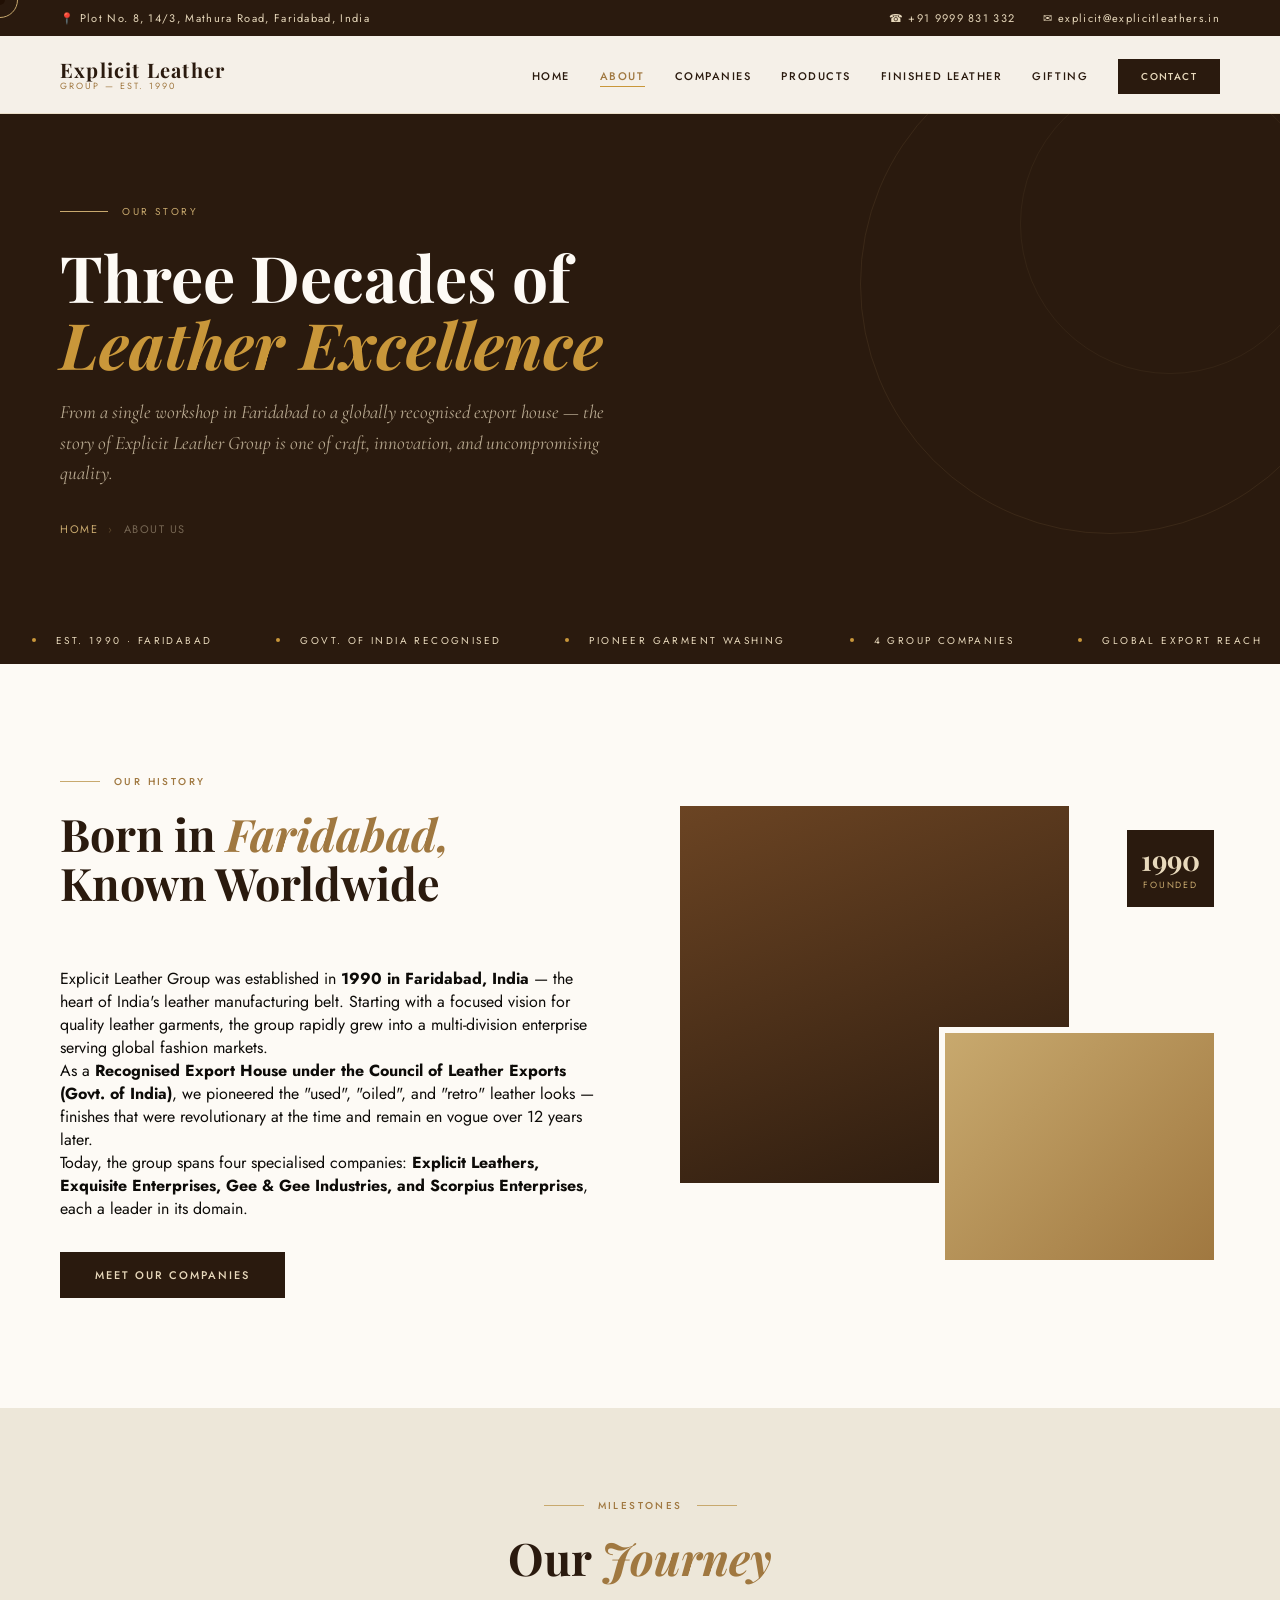
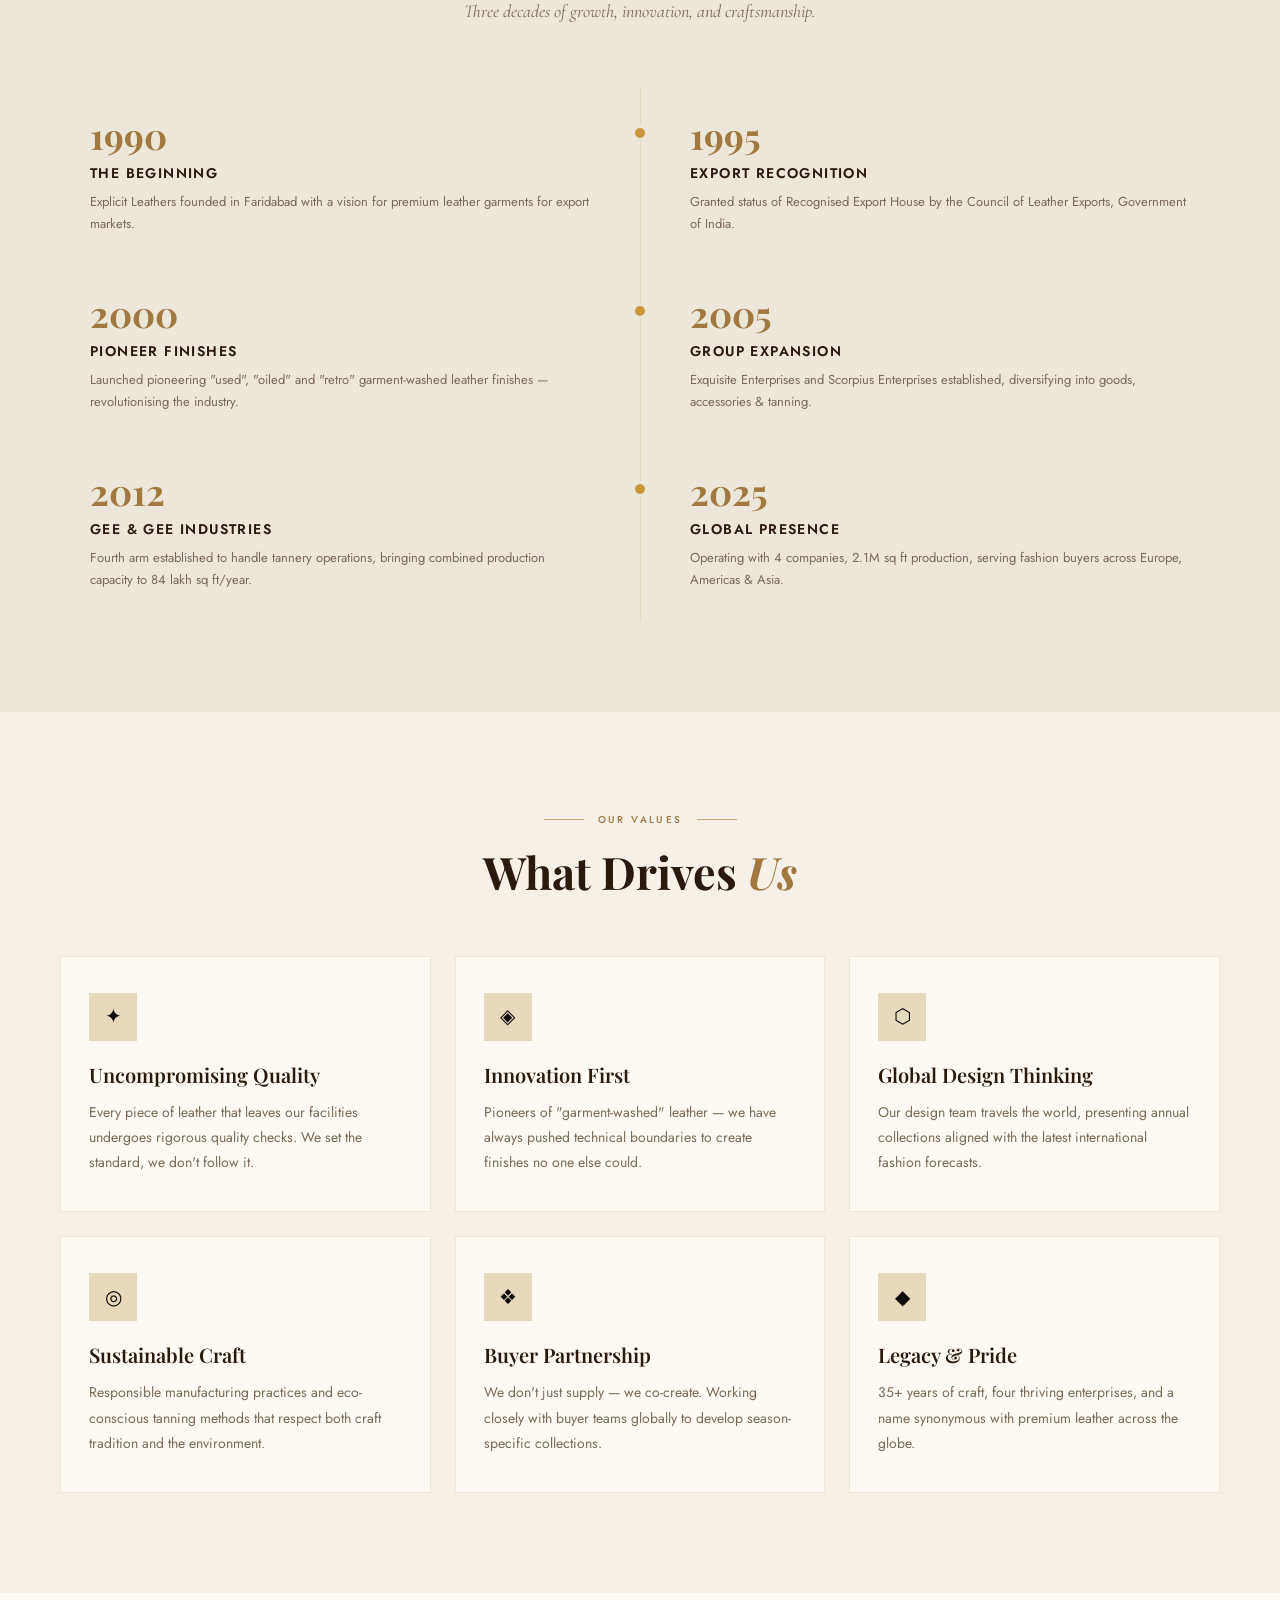
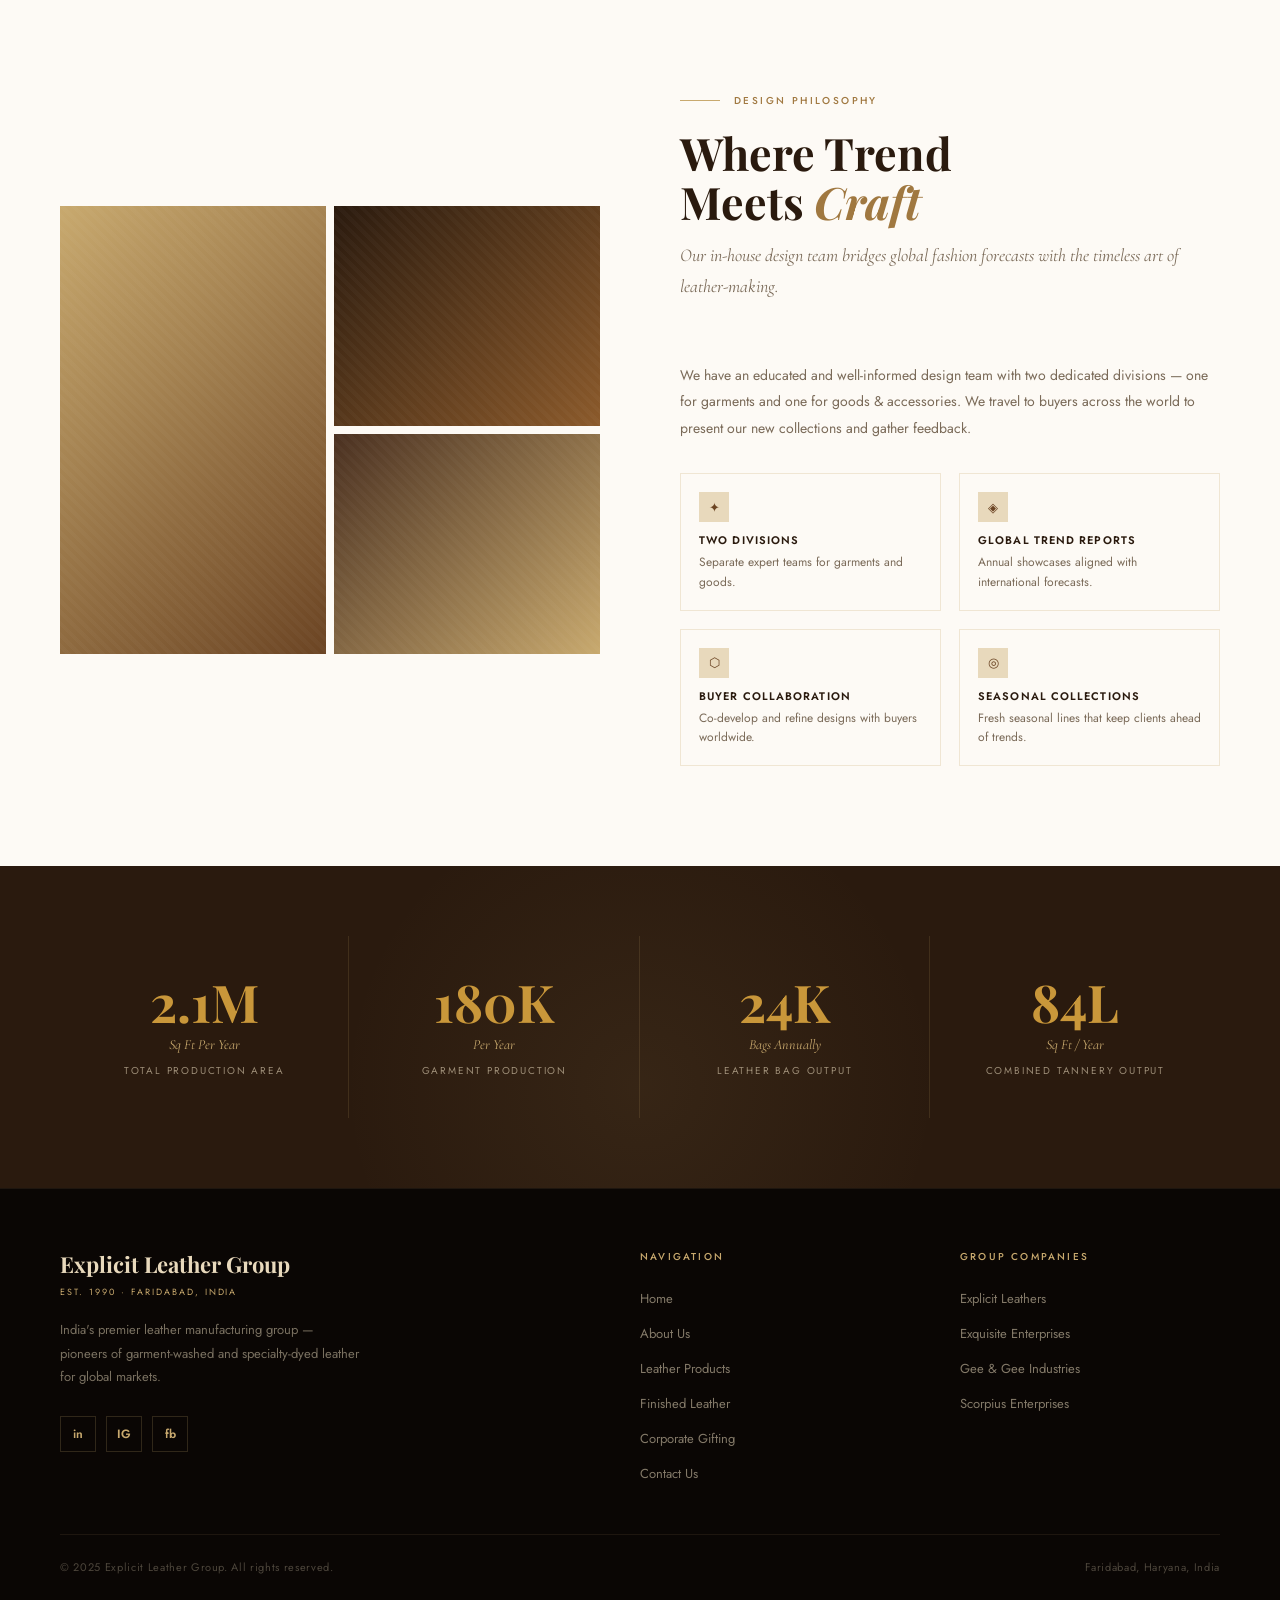
<file: about.html>
<!DOCTYPE html>
<html lang="en">
<head>
<meta charset="UTF-8"><meta name="viewport" content="width=device-width,initial-scale=1.0">
<title>About Us — Explicit Leather Group</title>
<link rel="stylesheet" href="global.css">
<style>
.history-section{padding:110px 60px;background:var(--white);display:grid;grid-template-columns:1fr 1fr;gap:80px;align-items:center}
.hist-text .body{color:var(--muted);font-size:15px;line-height:1.9;margin-bottom:18px;font-weight:300}
.hist-text .body strong{color:var(--espresso);font-weight:500}
.timeline{padding:90px 60px;background:var(--cream)}
.tl-grid{display:grid;grid-template-columns:1fr 1fr;gap:0;margin-top:60px;position:relative}
.tl-grid::before{content:'';position:absolute;top:0;bottom:0;left:50%;width:1px;background:var(--border)}
.tl-item{padding:30px 50px 30px 30px;position:relative}
.tl-item:nth-child(even){padding:30px 30px 30px 50px;text-align:left}
.tl-year{font-family:'Playfair Display',serif;font-size:36px;font-weight:700;color:var(--tan-dark);line-height:1;margin-bottom:10px}
.tl-title{font-size:14px;letter-spacing:.1em;text-transform:uppercase;font-weight:600;color:var(--espresso);margin-bottom:8px}
.tl-desc{font-size:13px;color:var(--muted);line-height:1.7}
.tl-dot{position:absolute;top:38px;right:-8px;width:16px;height:16px;background:var(--gold);border:3px solid var(--cream);border-radius:50%}
.tl-item:nth-child(even) .tl-dot{right:auto;left:-8px}
.values-section{padding:100px 60px;background:var(--ivory)}
.values-grid{display:grid;grid-template-columns:repeat(3,1fr);gap:24px;margin-top:60px}
.val-card{background:var(--white);border:1px solid var(--border);padding:36px 28px;transition:border-color .3s,box-shadow .3s}
.val-card:hover{border-color:var(--gold);box-shadow:0 12px 40px rgba(42,26,14,.07)}
.val-icon{width:48px;height:48px;background:var(--tan-light);display:flex;align-items:center;justify-content:center;font-size:20px;margin-bottom:20px}
.val-title{font-family:'Playfair Display',serif;font-size:20px;font-weight:600;color:var(--espresso);margin-bottom:12px}
.val-desc{font-size:14px;color:var(--muted);line-height:1.8}
.design-section{padding:100px 60px;background:var(--white);display:grid;grid-template-columns:1fr 1fr;gap:80px;align-items:center}
.design-mosaic{display:grid;grid-template-columns:1fr 1fr;grid-template-rows:220px 220px;gap:8px}
.dm1{background:linear-gradient(135deg,#C8A96E,#6B4423);grid-row:span 2}
.dm2{background:linear-gradient(135deg,#2A1A0E,#8B5A2B)}
.dm3{background:linear-gradient(135deg,#4A3020,#C8A96E)}
.dm-item{position:relative;overflow:hidden}
.dm-item::after{content:'';position:absolute;inset:0;background-image:repeating-linear-gradient(45deg,transparent,transparent 4px,rgba(255,255,255,.025) 4px,rgba(255,255,255,.025) 8px)}
.design-feat{display:grid;grid-template-columns:1fr 1fr;gap:18px;margin-top:32px}
.df{padding:18px;border:1px solid var(--border);transition:border-color .3s,background .3s}
.df:hover{border-color:var(--gold);background:var(--ivory)}
.df-icon{width:30px;height:30px;background:var(--tan-light);display:flex;align-items:center;justify-content:center;margin-bottom:10px;font-size:13px;color:var(--brown)}
.df-t{font-size:11px;letter-spacing:.1em;text-transform:uppercase;font-weight:600;color:var(--espresso);margin-bottom:5px}
.df-d{font-size:12px;color:var(--muted);line-height:1.6}
.team-section{padding:100px 60px;background:var(--cream)}
.team-grid{display:grid;grid-template-columns:repeat(4,1fr);gap:20px;margin-top:60px}
.team-card{background:var(--white);border:1px solid var(--border);overflow:hidden;text-align:center;transition:transform .3s,box-shadow .3s}
.team-card:hover{transform:translateY(-4px);box-shadow:0 16px 40px rgba(42,26,14,.09)}
.team-img{height:180px;display:flex;align-items:center;justify-content:center;font-family:'Playfair Display',serif;font-size:52px;font-weight:700;color:rgba(255,255,255,.6)}
.ti1{background:linear-gradient(135deg,#2A1A0E,#6B4423)}
.ti2{background:linear-gradient(135deg,#1A2A10,#4A7A30)}
.ti3{background:linear-gradient(135deg,#10102A,#303080)}
.ti4{background:linear-gradient(135deg,#2A101A,#803050)}
.team-info{padding:18px}
.team-name{font-family:'Playfair Display',serif;font-size:16px;font-weight:600;color:var(--espresso);margin-bottom:4px}
.team-role{font-size:11px;letter-spacing:.12em;text-transform:uppercase;color:var(--tan-dark);margin-bottom:8px}
.team-desc{font-size:12px;color:var(--muted);line-height:1.6}
</style>
</head>
<body>
<div class="cursor" id="cursor"></div>
<div class="cursor-ring" id="cursorRing"></div>
<div class="topbar">
  <div>📍 Plot No. 8, 14/3, Mathura Road, Faridabad, India</div>
  <div class="topbar-right">
    <a href="tel:+919999831332">☎ +91 9999 831 332</a>
    <a href="mailto:explicit@explicitleathers.in">✉ explicit@explicitleathers.in</a>
  </div>
</div>
<nav>
  <a class="nav-logo" href="index.html">Explicit Leather<span>Group — Est. 1990</span></a>
  <ul class="nav-links">
    <li><a href="index.html">Home</a></li>
    <li><a href="about.html" class="active">About</a></li>
    <li><a href="companies.html">Companies</a></li>
    <li><a href="products.html">Products</a></li>
    <li><a href="finished-leather.html">Finished Leather</a></li>
    <li><a href="corporate-gifting.html">Gifting</a></li>
    <li><a href="contact.html" class="nav-cta">Contact</a></li>
  </ul>
</nav>

<div class="page-hero">
  <div class="page-hero-inner fade-up">
    <div class="ph-eyebrow"><div class="line"></div><span>Our Story</span></div>
    <h1>Three Decades of<br><em>Leather Excellence</em></h1>
    <p>From a single workshop in Faridabad to a globally recognised export house — the story of Explicit Leather Group is one of craft, innovation, and uncompromising quality.</p>
    <div class="breadcrumb"><a href="index.html">Home</a><span class="breadcrumb-sep">›</span><span>About Us</span></div>
  </div>
</div>

<div class="marquee-strip"><div class="marquee-track">
  <div class="marquee-item"><span class="marquee-dot"></span>Est. 1990 · Faridabad</div>
  <div class="marquee-item"><span class="marquee-dot"></span>Govt. of India Recognised</div>
  <div class="marquee-item"><span class="marquee-dot"></span>Pioneer Garment Washing</div>
  <div class="marquee-item"><span class="marquee-dot"></span>4 Group Companies</div>
  <div class="marquee-item"><span class="marquee-dot"></span>Global Export Reach</div>
  <div class="marquee-item"><span class="marquee-dot"></span>Council of Leather Exports</div>
  <div class="marquee-item"><span class="marquee-dot"></span>Est. 1990 · Faridabad</div>
  <div class="marquee-item"><span class="marquee-dot"></span>Govt. of India Recognised</div>
  <div class="marquee-item"><span class="marquee-dot"></span>Pioneer Garment Washing</div>
  <div class="marquee-item"><span class="marquee-dot"></span>4 Group Companies</div>
  <div class="marquee-item"><span class="marquee-dot"></span>Global Export Reach</div>
  <div class="marquee-item"><span class="marquee-dot"></span>Council of Leather Exports</div>
</div></div>

<!-- HISTORY -->
<section class="history-section">
  <div class="fade-up">
    <div class="section-header left">
      <div class="section-eyebrow left"><div class="eyebrow-line"></div><span>Our History</span></div>
      <h2 class="section-title">Born in <em>Faridabad,</em><br>Known Worldwide</h2>
    </div>
    <p class="body">Explicit Leather Group was established in <strong>1990 in Faridabad, India</strong> — the heart of India's leather manufacturing belt. Starting with a focused vision for quality leather garments, the group rapidly grew into a multi-division enterprise serving global fashion markets.</p>
    <p class="body">As a <strong>Recognised Export House under the Council of Leather Exports (Govt. of India)</strong>, we pioneered the "used", "oiled", and "retro" leather looks — finishes that were revolutionary at the time and remain en vogue over 12 years later.</p>
    <p class="body">Today, the group spans four specialised companies: <strong>Explicit Leathers, Exquisite Enterprises, Gee &amp; Gee Industries, and Scorpius Enterprises</strong>, each a leader in its domain.</p>
    <div style="margin-top:32px"><a href="companies.html" class="btn-primary">Meet Our Companies</a></div>
  </div>
  <div class="fade-up" style="position:relative;height:460px">
    <div style="position:absolute;top:0;left:0;width:72%;height:82%;background:linear-gradient(160deg,#6B4423,#2A1A0E)"></div>
    <div style="position:absolute;bottom:0;right:0;width:52%;height:52%;background:linear-gradient(135deg,#C8A96E,#A07840);border:6px solid var(--white)"></div>
    <div style="position:absolute;top:24px;right:6px;background:var(--espresso);color:var(--tan-light);padding:16px 14px;text-align:center;z-index:2">
      <div style="font-family:'Playfair Display',serif;font-size:28px;font-weight:700;line-height:1">1990</div>
      <div style="font-size:9px;letter-spacing:.2em;text-transform:uppercase;color:var(--tan);margin-top:4px">Founded</div>
    </div>
  </div>
</section>

<!-- TIMELINE -->
<section class="timeline">
  <div class="section-header fade-up">
    <div class="section-eyebrow"><div class="eyebrow-line"></div><span>Milestones</span><div class="eyebrow-line"></div></div>
    <h2 class="section-title">Our <em>Journey</em></h2>
    <p class="section-desc">Three decades of growth, innovation, and craftsmanship.</p>
  </div>
  <div class="tl-grid">
    <div class="tl-item fade-up"><div class="tl-year">1990</div><div class="tl-title">The Beginning</div><div class="tl-desc">Explicit Leathers founded in Faridabad with a vision for premium leather garments for export markets.</div><div class="tl-dot"></div></div>
    <div class="tl-item fade-up"><div class="tl-year">1995</div><div class="tl-title">Export Recognition</div><div class="tl-desc">Granted status of Recognised Export House by the Council of Leather Exports, Government of India.</div><div class="tl-dot"></div></div>
    <div class="tl-item fade-up"><div class="tl-year">2000</div><div class="tl-title">Pioneer Finishes</div><div class="tl-desc">Launched pioneering "used", "oiled" and "retro" garment-washed leather finishes — revolutionising the industry.</div><div class="tl-dot"></div></div>
    <div class="tl-item fade-up"><div class="tl-year">2005</div><div class="tl-title">Group Expansion</div><div class="tl-desc">Exquisite Enterprises and Scorpius Enterprises established, diversifying into goods, accessories &amp; tanning.</div><div class="tl-dot"></div></div>
    <div class="tl-item fade-up"><div class="tl-year">2012</div><div class="tl-title">Gee &amp; Gee Industries</div><div class="tl-desc">Fourth arm established to handle tannery operations, bringing combined production capacity to 84 lakh sq ft/year.</div><div class="tl-dot"></div></div>
    <div class="tl-item fade-up"><div class="tl-year">2025</div><div class="tl-title">Global Presence</div><div class="tl-desc">Operating with 4 companies, 2.1M sq ft production, serving fashion buyers across Europe, Americas &amp; Asia.</div><div class="tl-dot"></div></div>
  </div>
</section>

<!-- VALUES -->
<section class="values-section">
  <div class="section-header fade-up">
    <div class="section-eyebrow"><div class="eyebrow-line"></div><span>Our Values</span><div class="eyebrow-line"></div></div>
    <h2 class="section-title">What Drives <em>Us</em></h2>
  </div>
  <div class="values-grid">
    <div class="val-card fade-up"><div class="val-icon">✦</div><div class="val-title">Uncompromising Quality</div><div class="val-desc">Every piece of leather that leaves our facilities undergoes rigorous quality checks. We set the standard, we don't follow it.</div></div>
    <div class="val-card fade-up"><div class="val-icon">◈</div><div class="val-title">Innovation First</div><div class="val-desc">Pioneers of "garment-washed" leather — we have always pushed technical boundaries to create finishes no one else could.</div></div>
    <div class="val-card fade-up"><div class="val-icon">⬡</div><div class="val-title">Global Design Thinking</div><div class="val-desc">Our design team travels the world, presenting annual collections aligned with the latest international fashion forecasts.</div></div>
    <div class="val-card fade-up"><div class="val-icon">◎</div><div class="val-title">Sustainable Craft</div><div class="val-desc">Responsible manufacturing practices and eco-conscious tanning methods that respect both craft tradition and the environment.</div></div>
    <div class="val-card fade-up"><div class="val-icon">❖</div><div class="val-title">Buyer Partnership</div><div class="val-desc">We don't just supply — we co-create. Working closely with buyer teams globally to develop season-specific collections.</div></div>
    <div class="val-card fade-up"><div class="val-icon">◆</div><div class="val-title">Legacy &amp; Pride</div><div class="val-desc">35+ years of craft, four thriving enterprises, and a name synonymous with premium leather across the globe.</div></div>
  </div>
</section>

<!-- DESIGN PHILOSOPHY -->
<section class="design-section">
  <div class="design-mosaic fade-up">
    <div class="dm-item dm1"></div>
    <div class="dm-item dm2"></div>
    <div class="dm-item dm3"></div>
  </div>
  <div class="fade-up">
    <div class="section-header left">
      <div class="section-eyebrow left"><div class="eyebrow-line"></div><span>Design Philosophy</span></div>
      <h2 class="section-title">Where Trend<br>Meets <em>Craft</em></h2>
      <p class="section-desc">Our in-house design team bridges global fashion forecasts with the timeless art of leather-making.</p>
    </div>
    <p style="color:var(--muted);font-size:14px;line-height:1.9;margin-bottom:24px">We have an educated and well-informed design team with two dedicated divisions — one for garments and one for goods &amp; accessories. We travel to buyers across the world to present our new collections and gather feedback.</p>
    <div class="design-feat">
      <div class="df"><div class="df-icon">✦</div><div class="df-t">Two Divisions</div><div class="df-d">Separate expert teams for garments and goods.</div></div>
      <div class="df"><div class="df-icon">◈</div><div class="df-t">Global Trend Reports</div><div class="df-d">Annual showcases aligned with international forecasts.</div></div>
      <div class="df"><div class="df-icon">⬡</div><div class="df-t">Buyer Collaboration</div><div class="df-d">Co-develop and refine designs with buyers worldwide.</div></div>
      <div class="df"><div class="df-icon">◎</div><div class="df-t">Seasonal Collections</div><div class="df-d">Fresh seasonal lines that keep clients ahead of trends.</div></div>
    </div>
  </div>
</section>

<!-- STATS -->
<section class="stats-banner">
  <div class="stat-item fade-up"><div class="stat-num">2.1M</div><span class="stat-unit">Sq Ft Per Year</span><div class="stat-label">Total Production Area</div></div>
  <div class="stat-item fade-up"><div class="stat-num">180K</div><span class="stat-unit">Per Year</span><div class="stat-label">Garment Production</div></div>
  <div class="stat-item fade-up"><div class="stat-num">24K</div><span class="stat-unit">Bags Annually</span><div class="stat-label">Leather Bag Output</div></div>
  <div class="stat-item fade-up"><div class="stat-num">84L</div><span class="stat-unit">Sq Ft / Year</span><div class="stat-label">Combined Tannery Output</div></div>
</section>

<footer>
  <div class="footer-grid">
    <div>
      <div class="footer-brand-name">Explicit Leather Group</div>
      <div class="footer-brand-sub">Est. 1990 · Faridabad, India</div>
      <p class="footer-desc">India's premier leather manufacturing group — pioneers of garment-washed and specialty-dyed leather for global markets.</p>
      <div class="footer-social"><a class="social-btn" href="#">in</a><a class="social-btn" href="#">IG</a><a class="social-btn" href="#">fb</a></div>
    </div>
    <div>
      <div class="footer-col-title">Navigation</div>
      <ul class="footer-links">
        <li><a href="index.html">Home</a></li><li><a href="about.html">About Us</a></li>
        <li><a href="products.html">Leather Products</a></li><li><a href="finished-leather.html">Finished Leather</a></li>
        <li><a href="corporate-gifting.html">Corporate Gifting</a></li><li><a href="contact.html">Contact Us</a></li>
      </ul>
    </div>
    <div>
      <div class="footer-col-title">Group Companies</div>
      <ul class="footer-links">
        <li><a href="companies.html">Explicit Leathers</a></li><li><a href="companies.html">Exquisite Enterprises</a></li>
        <li><a href="companies.html">Gee &amp; Gee Industries</a></li><li><a href="companies.html">Scorpius Enterprises</a></li>
      </ul>
    </div>
  </div>
  <div class="footer-bottom"><span>© 2025 Explicit Leather Group. All rights reserved.</span><span>Faridabad, Haryana, India</span></div>
</footer>
<a class="scroll-top" href="#" id="scrollTop">↑</a>
<script src="common.js"></script>
</body></html>
</file>
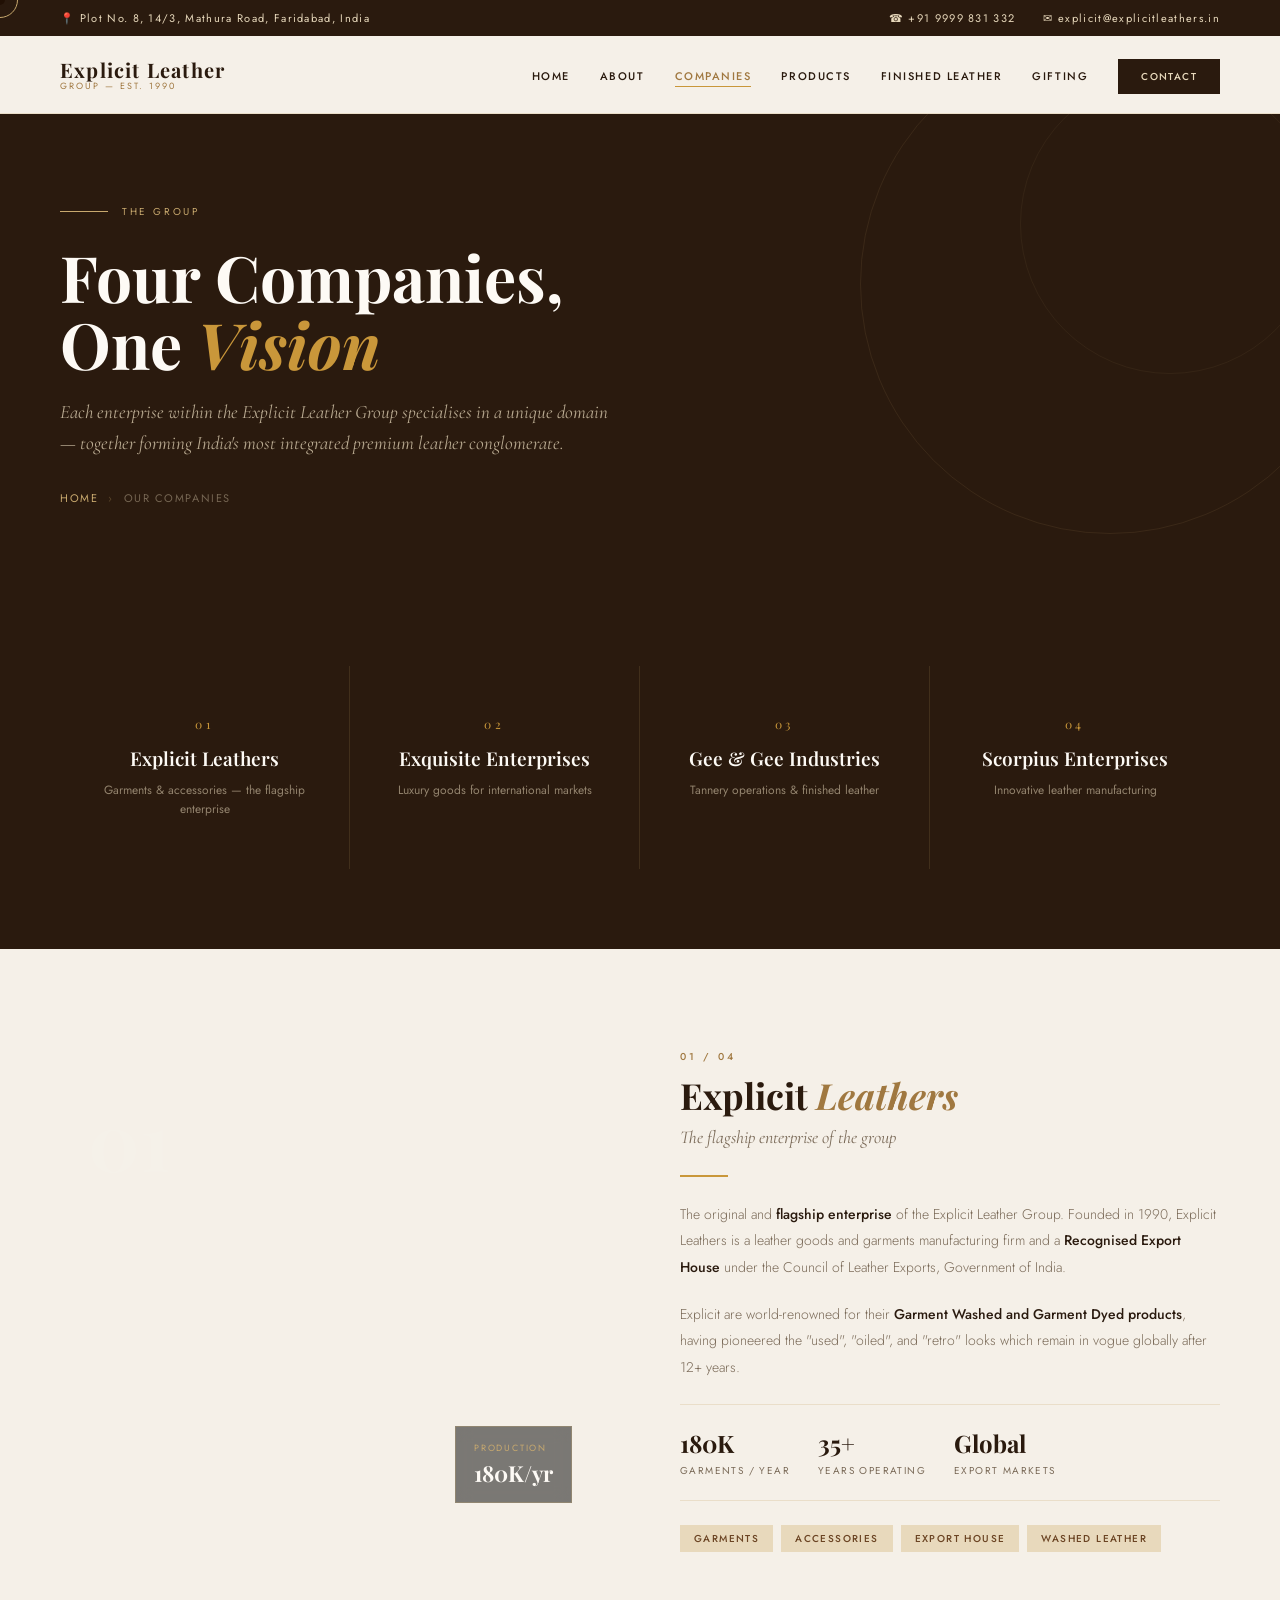
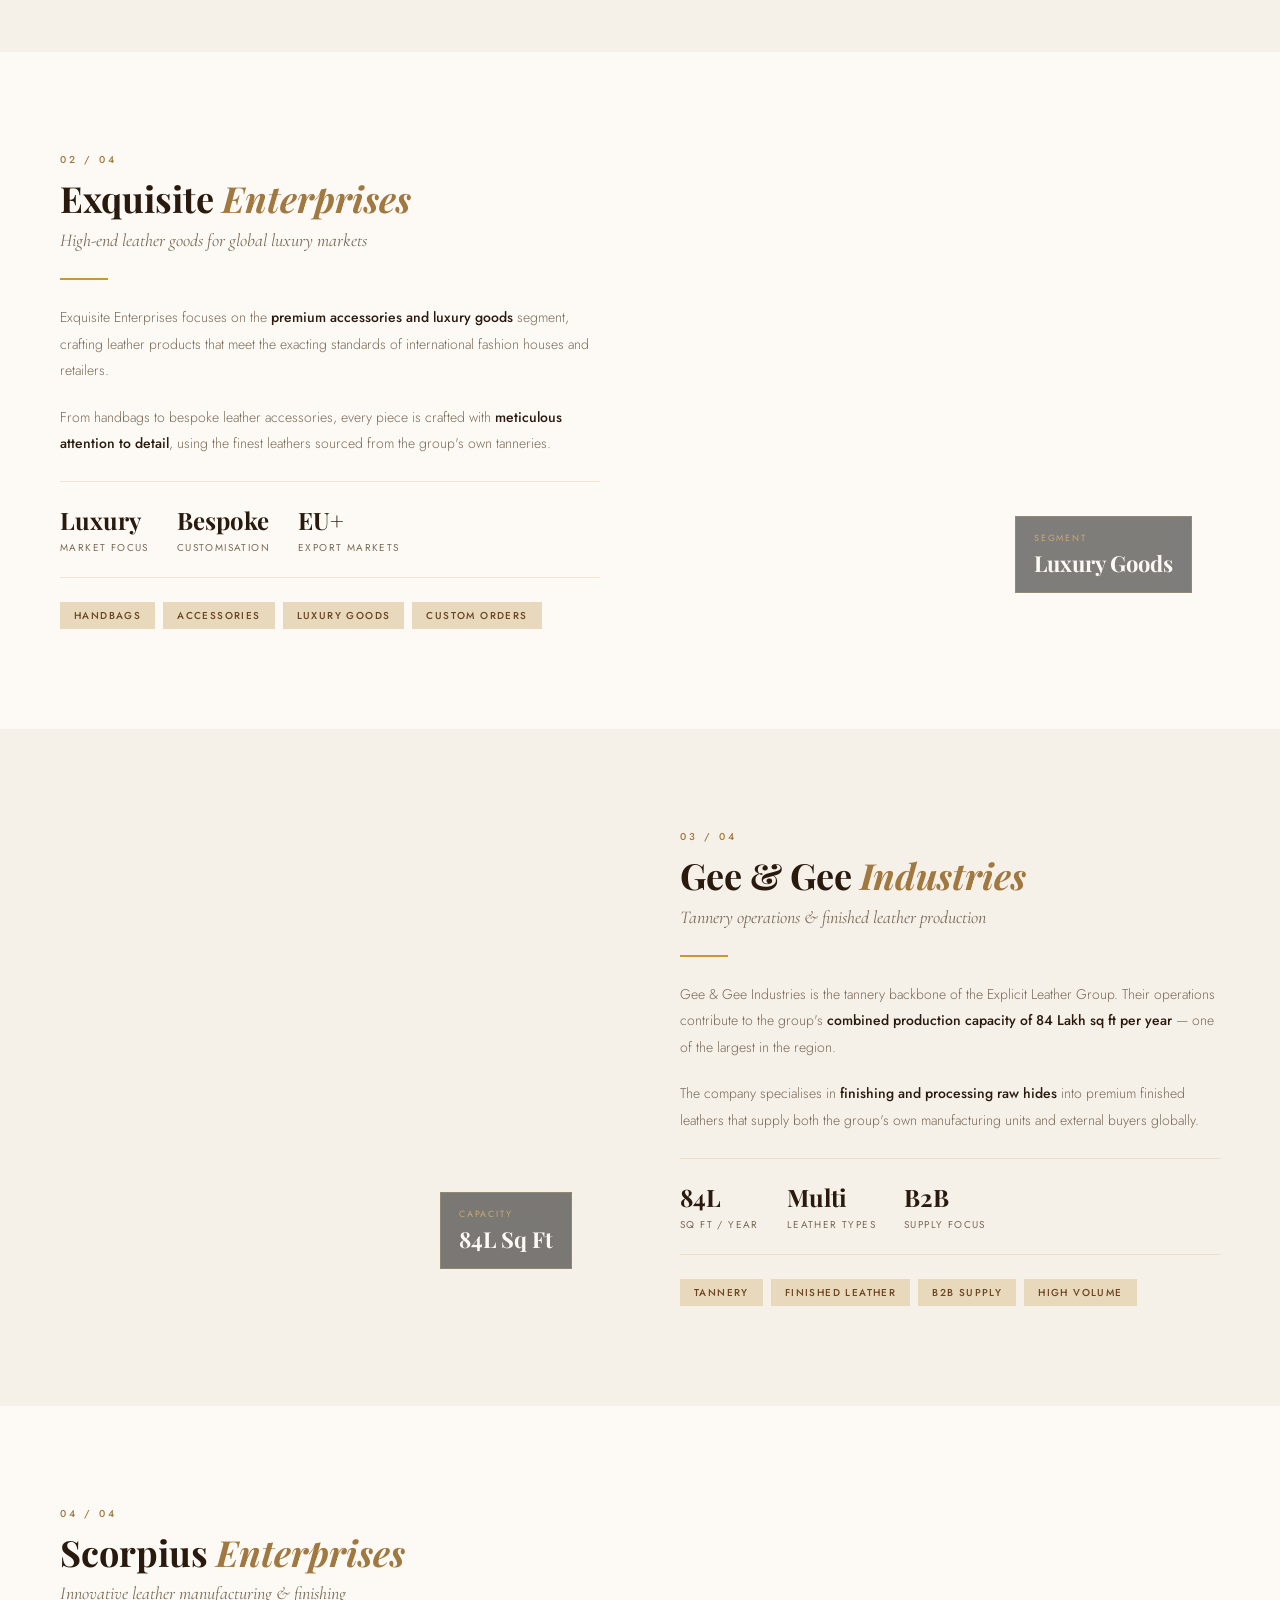
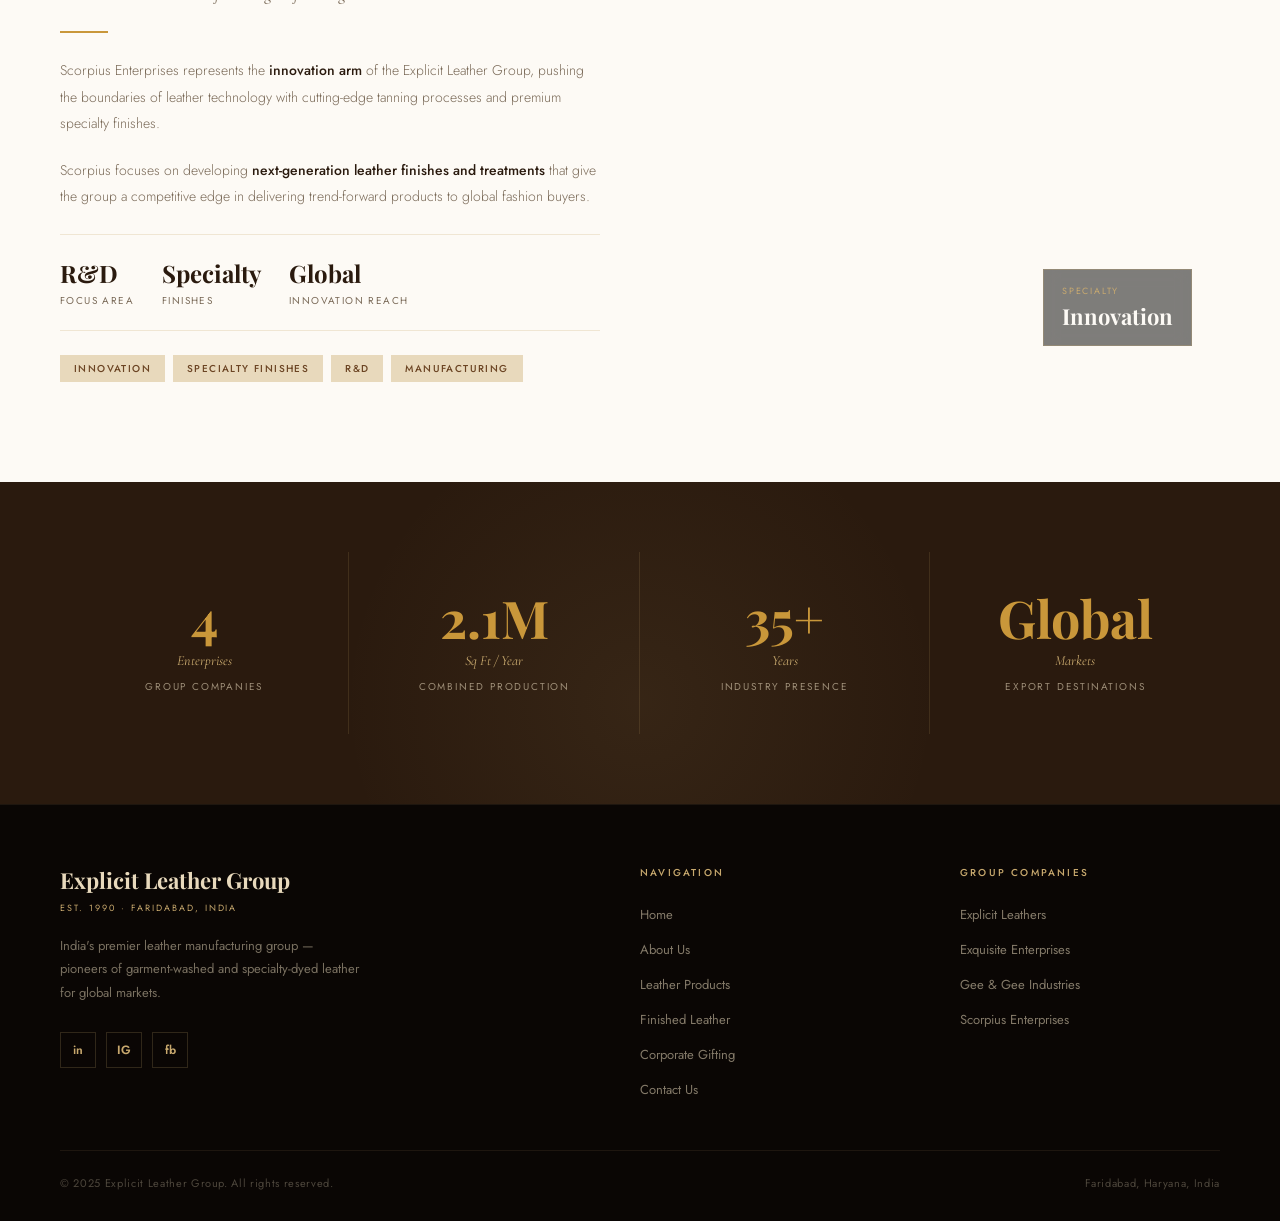
<file: Companies.html>
<!DOCTYPE html>
<html lang="en">
<head>
<meta charset="UTF-8"><meta name="viewport" content="width=device-width,initial-scale=1.0">
<title>Our Companies — Explicit Leather Group</title>
<link rel="stylesheet" href="global.css">
<style>
.company-block{padding:100px 60px;display:grid;grid-template-columns:1fr 1fr;gap:80px;align-items:center}
.company-block.reverse{direction:rtl}.company-block.reverse>*{direction:ltr}
.company-block:nth-child(even){background:var(--white)}.company-block:nth-child(odd){background:var(--ivory)}
.cb-visual{position:relative;height:460px;overflow:hidden}
.cbv1{background:linear-gradient(160deg,#1a0e05,#6B4423 50%,#C8A96E)}
.cbv2{background:linear-gradient(160deg,#0e1a05,#3a6a1a 50%,#8BC858)}
.cbv3{background:linear-gradient(160deg,#0e0a1a,#3a2070 50%,#A870C8)}
.cbv4{background:linear-gradient(160deg,#1a0a12,#6a1a3a 50%,#C87090)}
.cb-tex{position:absolute;inset:0;background-image:repeating-linear-gradient(45deg,transparent,transparent 3px,rgba(255,255,255,.02) 3px,rgba(255,255,255,.02) 6px)}
.cb-num{position:absolute;top:28px;left:28px;font-family:'Playfair Display',serif;font-size:80px;font-weight:700;color:rgba(255,255,255,.08);line-height:1}
.cb-badge{position:absolute;bottom:28px;right:28px;background:rgba(0,0,0,.5);border:1px solid rgba(200,169,110,.3);backdrop-filter:blur(8px);padding:14px 18px}
.cb-badge .bl{font-size:9px;letter-spacing:.2em;text-transform:uppercase;color:var(--tan);margin-bottom:4px}
.cb-badge .bv{font-family:'Playfair Display',serif;font-size:22px;font-weight:700;color:var(--white)}
.cb-text .company-num{font-size:10px;letter-spacing:.3em;text-transform:uppercase;color:var(--tan-dark);font-weight:500;margin-bottom:12px}
.cb-text .company-name{font-family:'Playfair Display',serif;font-size:36px;font-weight:700;color:var(--espresso);line-height:1.1;margin-bottom:8px}
.cb-text .company-name em{font-style:italic;color:var(--tan-dark)}
.cb-text .company-sub{font-family:'Cormorant Garamond',serif;font-style:italic;font-size:18px;color:var(--muted);margin-bottom:24px;line-height:1.5}
.cb-divider{width:48px;height:2px;background:var(--gold);margin-bottom:24px}
.cb-body{font-size:14px;color:var(--muted);line-height:1.9;margin-bottom:20px;font-weight:300}
.cb-body strong{color:var(--espresso);font-weight:500}
.cb-specs{display:flex;gap:28px;margin:24px 0;padding:22px 0;border-top:1px solid var(--border);border-bottom:1px solid var(--border)}
.cb-spec .s-val{font-family:'Playfair Display',serif;font-size:24px;font-weight:700;color:var(--espresso)}
.cb-spec .s-lbl{font-size:10px;letter-spacing:.14em;text-transform:uppercase;color:var(--muted);margin-top:4px}
.cb-tags{display:flex;flex-wrap:wrap;gap:8px;margin-top:20px}
.cb-tag{padding:6px 14px;background:var(--tan-light);color:var(--brown);font-size:10px;letter-spacing:.14em;text-transform:uppercase;font-weight:500}
.overview-grid{padding:80px 60px;background:var(--espresso);display:grid;grid-template-columns:repeat(4,1fr);gap:0}
.og-item{padding:50px 30px;border-right:1px solid rgba(200,169,110,.15);text-align:center;transition:background .3s;cursor:pointer}
.og-item:last-child{border-right:none}
.og-item:hover{background:rgba(200,169,110,.06)}
.og-num{font-family:'Playfair Display',serif;font-size:12px;font-weight:400;color:var(--gold);letter-spacing:.3em;margin-bottom:14px}
.og-name{font-family:'Playfair Display',serif;font-size:19px;font-weight:600;color:var(--white);margin-bottom:10px;line-height:1.3}
.og-desc{font-size:12px;color:rgba(232,217,188,.55);line-height:1.6}
</style>
</head>
<body>
<div class="cursor" id="cursor"></div><div class="cursor-ring" id="cursorRing"></div>
<div class="topbar">
  <div>📍 Plot No. 8, 14/3, Mathura Road, Faridabad, India</div>
  <div class="topbar-right"><a href="tel:+919999831332">☎ +91 9999 831 332</a><a href="mailto:explicit@explicitleathers.in">✉ explicit@explicitleathers.in</a></div>
</div>
<nav>
  <a class="nav-logo" href="index.html">Explicit Leather<span>Group — Est. 1990</span></a>
  <ul class="nav-links">
    <li><a href="index.html">Home</a></li><li><a href="about.html">About</a></li>
    <li><a href="companies.html" class="active">Companies</a></li><li><a href="products.html">Products</a></li>
    <li><a href="finished-leather.html">Finished Leather</a></li><li><a href="corporate-gifting.html">Gifting</a></li>
    <li><a href="contact.html" class="nav-cta">Contact</a></li>
  </ul>
</nav>

<div class="page-hero">
  <div class="page-hero-inner fade-up">
    <div class="ph-eyebrow"><div class="line"></div><span>The Group</span></div>
    <h1>Four Companies,<br>One <em>Vision</em></h1>
    <p>Each enterprise within the Explicit Leather Group specialises in a unique domain — together forming India's most integrated premium leather conglomerate.</p>
    <div class="breadcrumb"><a href="index.html">Home</a><span class="breadcrumb-sep">›</span><span>Our Companies</span></div>
  </div>
</div>

<div class="overview-grid">
  <div class="og-item fade-up"><div class="og-num">01</div><div class="og-name">Explicit Leathers</div><div class="og-desc">Garments &amp; accessories — the flagship enterprise</div></div>
  <div class="og-item fade-up"><div class="og-num">02</div><div class="og-name">Exquisite Enterprises</div><div class="og-desc">Luxury goods for international markets</div></div>
  <div class="og-item fade-up"><div class="og-num">03</div><div class="og-name">Gee &amp; Gee Industries</div><div class="og-desc">Tannery operations &amp; finished leather</div></div>
  <div class="og-item fade-up"><div class="og-num">04</div><div class="og-name">Scorpius Enterprises</div><div class="og-desc">Innovative leather manufacturing</div></div>
</div>

<!-- COMPANY 1 -->
<section class="company-block">
  <div class="cb-visual fade-up">
    <div class="cbv1"></div><div class="cb-tex"></div>
    <div class="cb-num">01</div>
    <div class="cb-badge"><div class="bl">Production</div><div class="bv">180K/yr</div></div>
  </div>
  <div class="cb-text fade-up">
    <div class="company-num">01 / 04</div>
    <div class="company-name">Explicit <em>Leathers</em></div>
    <div class="company-sub">The flagship enterprise of the group</div>
    <div class="cb-divider"></div>
    <p class="cb-body">The original and <strong>flagship enterprise</strong> of the Explicit Leather Group. Founded in 1990, Explicit Leathers is a leather goods and garments manufacturing firm and a <strong>Recognised Export House</strong> under the Council of Leather Exports, Government of India.</p>
    <p class="cb-body">Explicit are world-renowned for their <strong>Garment Washed and Garment Dyed products</strong>, having pioneered the "used", "oiled", and "retro" looks which remain in vogue globally after 12+ years.</p>
    <div class="cb-specs">
      <div class="cb-spec"><div class="s-val">180K</div><div class="s-lbl">Garments / Year</div></div>
      <div class="cb-spec"><div class="s-val">35+</div><div class="s-lbl">Years Operating</div></div>
      <div class="cb-spec"><div class="s-val">Global</div><div class="s-lbl">Export Markets</div></div>
    </div>
    <div class="cb-tags"><span class="cb-tag">Garments</span><span class="cb-tag">Accessories</span><span class="cb-tag">Export House</span><span class="cb-tag">Washed Leather</span></div>
  </div>
</section>

<!-- COMPANY 2 -->
<section class="company-block reverse">
  <div class="cb-visual fade-up">
    <div class="cbv2"></div><div class="cb-tex"></div>
    <div class="cb-num">02</div>
    <div class="cb-badge"><div class="bl">Segment</div><div class="bv">Luxury Goods</div></div>
  </div>
  <div class="cb-text fade-up">
    <div class="company-num">02 / 04</div>
    <div class="company-name">Exquisite <em>Enterprises</em></div>
    <div class="company-sub">High-end leather goods for global luxury markets</div>
    <div class="cb-divider"></div>
    <p class="cb-body">Exquisite Enterprises focuses on the <strong>premium accessories and luxury goods</strong> segment, crafting leather products that meet the exacting standards of international fashion houses and retailers.</p>
    <p class="cb-body">From handbags to bespoke leather accessories, every piece is crafted with <strong>meticulous attention to detail</strong>, using the finest leathers sourced from the group's own tanneries.</p>
    <div class="cb-specs">
      <div class="cb-spec"><div class="s-val">Luxury</div><div class="s-lbl">Market Focus</div></div>
      <div class="cb-spec"><div class="s-val">Bespoke</div><div class="s-lbl">Customisation</div></div>
      <div class="cb-spec"><div class="s-val">EU+</div><div class="s-lbl">Export Markets</div></div>
    </div>
    <div class="cb-tags"><span class="cb-tag">Handbags</span><span class="cb-tag">Accessories</span><span class="cb-tag">Luxury Goods</span><span class="cb-tag">Custom Orders</span></div>
  </div>
</section>

<!-- COMPANY 3 -->
<section class="company-block">
  <div class="cb-visual fade-up">
    <div class="cbv3"></div><div class="cb-tex"></div>
    <div class="cb-num">03</div>
    <div class="cb-badge"><div class="bl">Capacity</div><div class="bv">84L Sq Ft</div></div>
  </div>
  <div class="cb-text fade-up">
    <div class="company-num">03 / 04</div>
    <div class="company-name">Gee &amp; Gee <em>Industries</em></div>
    <div class="company-sub">Tannery operations &amp; finished leather production</div>
    <div class="cb-divider"></div>
    <p class="cb-body">Gee &amp; Gee Industries is the tannery backbone of the Explicit Leather Group. Their operations contribute to the group's <strong>combined production capacity of 84 Lakh sq ft per year</strong> — one of the largest in the region.</p>
    <p class="cb-body">The company specialises in <strong>finishing and processing raw hides</strong> into premium finished leathers that supply both the group's own manufacturing units and external buyers globally.</p>
    <div class="cb-specs">
      <div class="cb-spec"><div class="s-val">84L</div><div class="s-lbl">Sq Ft / Year</div></div>
      <div class="cb-spec"><div class="s-val">Multi</div><div class="s-lbl">Leather Types</div></div>
      <div class="cb-spec"><div class="s-val">B2B</div><div class="s-lbl">Supply Focus</div></div>
    </div>
    <div class="cb-tags"><span class="cb-tag">Tannery</span><span class="cb-tag">Finished Leather</span><span class="cb-tag">B2B Supply</span><span class="cb-tag">High Volume</span></div>
  </div>
</section>

<!-- COMPANY 4 -->
<section class="company-block reverse">
  <div class="cb-visual fade-up">
    <div class="cbv4"></div><div class="cb-tex"></div>
    <div class="cb-num">04</div>
    <div class="cb-badge"><div class="bl">Specialty</div><div class="bv">Innovation</div></div>
  </div>
  <div class="cb-text fade-up">
    <div class="company-num">04 / 04</div>
    <div class="company-name">Scorpius <em>Enterprises</em></div>
    <div class="company-sub">Innovative leather manufacturing &amp; finishing</div>
    <div class="cb-divider"></div>
    <p class="cb-body">Scorpius Enterprises represents the <strong>innovation arm</strong> of the Explicit Leather Group, pushing the boundaries of leather technology with cutting-edge tanning processes and premium specialty finishes.</p>
    <p class="cb-body">Scorpius focuses on developing <strong>next-generation leather finishes and treatments</strong> that give the group a competitive edge in delivering trend-forward products to global fashion buyers.</p>
    <div class="cb-specs">
      <div class="cb-spec"><div class="s-val">R&amp;D</div><div class="s-lbl">Focus Area</div></div>
      <div class="cb-spec"><div class="s-val">Specialty</div><div class="s-lbl">Finishes</div></div>
      <div class="cb-spec"><div class="s-val">Global</div><div class="s-lbl">Innovation Reach</div></div>
    </div>
    <div class="cb-tags"><span class="cb-tag">Innovation</span><span class="cb-tag">Specialty Finishes</span><span class="cb-tag">R&amp;D</span><span class="cb-tag">Manufacturing</span></div>
  </div>
</section>

<section class="stats-banner">
  <div class="stat-item fade-up"><div class="stat-num">4</div><span class="stat-unit">Enterprises</span><div class="stat-label">Group Companies</div></div>
  <div class="stat-item fade-up"><div class="stat-num">2.1M</div><span class="stat-unit">Sq Ft / Year</span><div class="stat-label">Combined Production</div></div>
  <div class="stat-item fade-up"><div class="stat-num">35+</div><span class="stat-unit">Years</span><div class="stat-label">Industry Presence</div></div>
  <div class="stat-item fade-up"><div class="stat-num">Global</div><span class="stat-unit">Markets</span><div class="stat-label">Export Destinations</div></div>
</section>

<footer>
  <div class="footer-grid">
    <div><div class="footer-brand-name">Explicit Leather Group</div><div class="footer-brand-sub">Est. 1990 · Faridabad, India</div><p class="footer-desc">India's premier leather manufacturing group — pioneers of garment-washed and specialty-dyed leather for global markets.</p><div class="footer-social"><a class="social-btn" href="#">in</a><a class="social-btn" href="#">IG</a><a class="social-btn" href="#">fb</a></div></div>
    <div><div class="footer-col-title">Navigation</div><ul class="footer-links"><li><a href="index.html">Home</a></li><li><a href="about.html">About Us</a></li><li><a href="products.html">Leather Products</a></li><li><a href="finished-leather.html">Finished Leather</a></li><li><a href="corporate-gifting.html">Corporate Gifting</a></li><li><a href="contact.html">Contact Us</a></li></ul></div>
    <div><div class="footer-col-title">Group Companies</div><ul class="footer-links"><li><a href="companies.html">Explicit Leathers</a></li><li><a href="companies.html">Exquisite Enterprises</a></li><li><a href="companies.html">Gee &amp; Gee Industries</a></li><li><a href="companies.html">Scorpius Enterprises</a></li></ul></div>
  </div>
  <div class="footer-bottom"><span>© 2025 Explicit Leather Group. All rights reserved.</span><span>Faridabad, Haryana, India</span></div>
</footer>
<a class="scroll-top" href="#" id="scrollTop">↑</a>
<script src="common.js"></script>
</body></html>
</file>
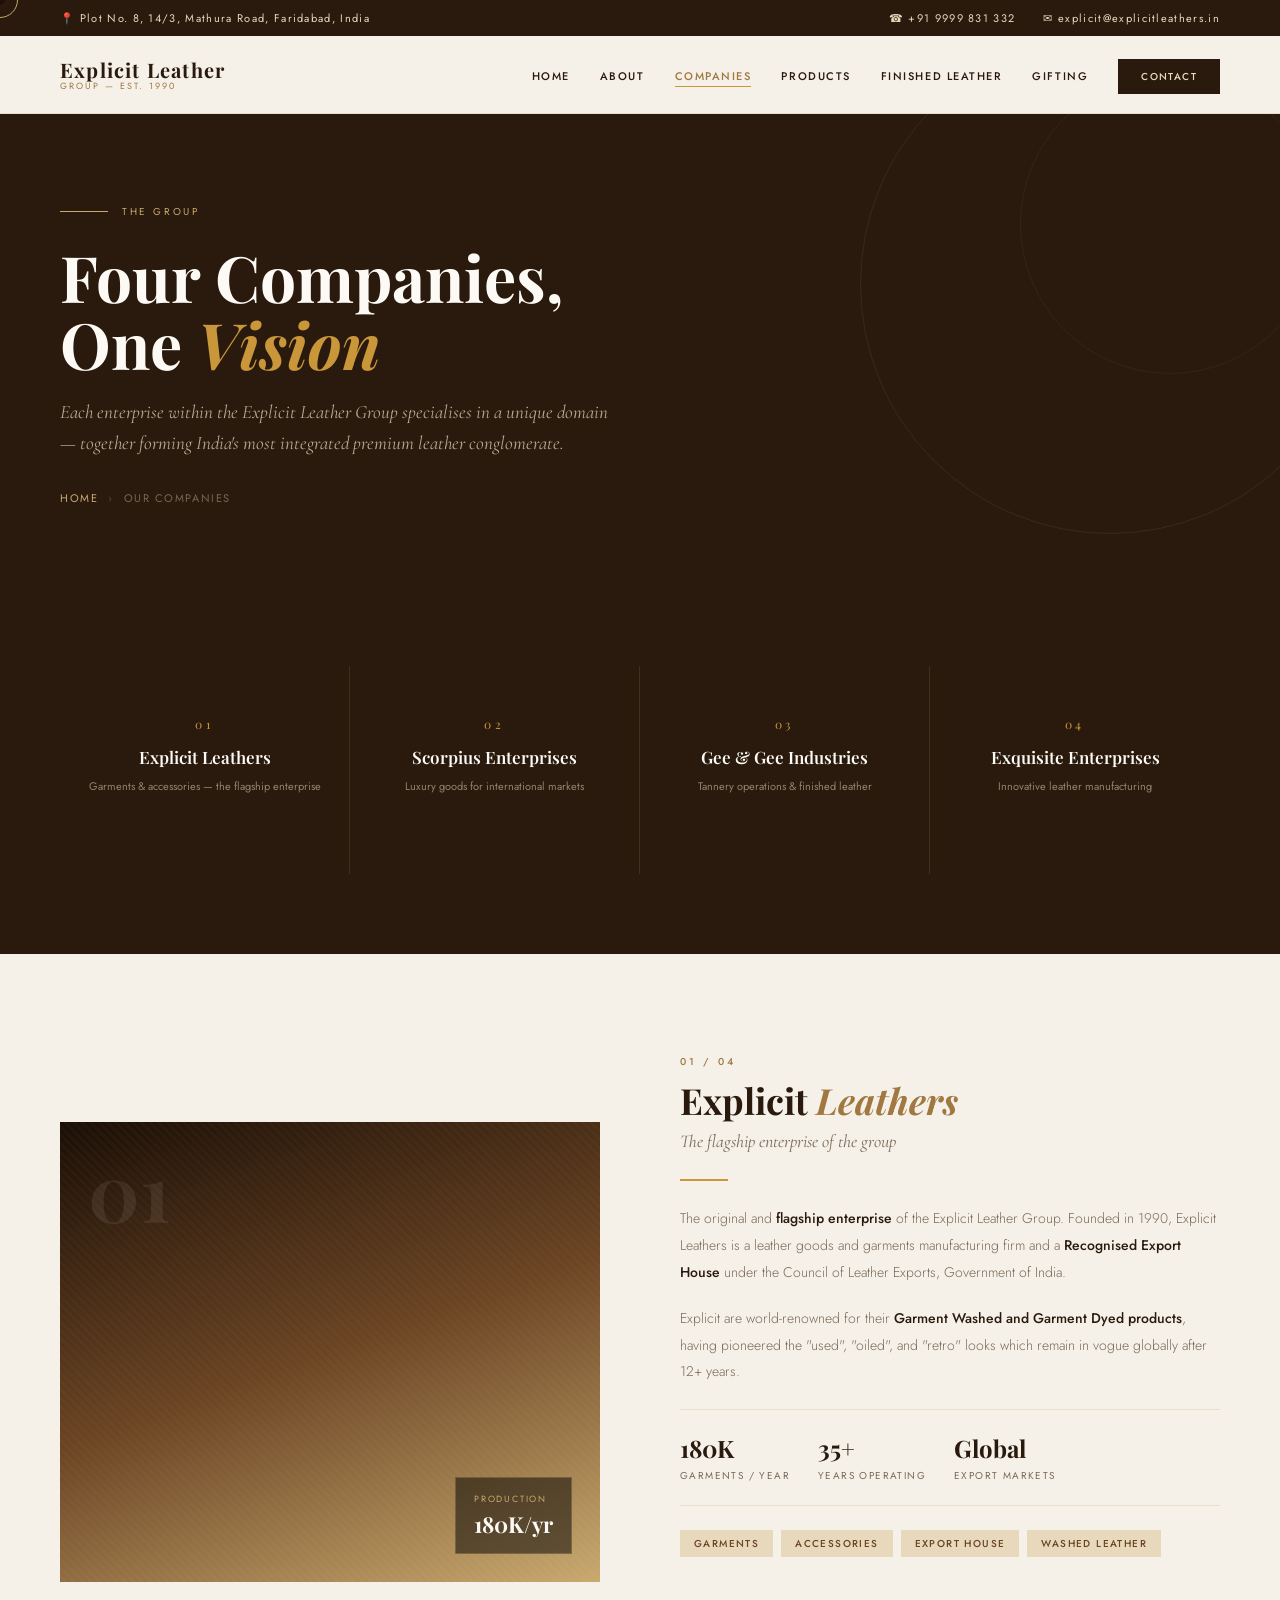
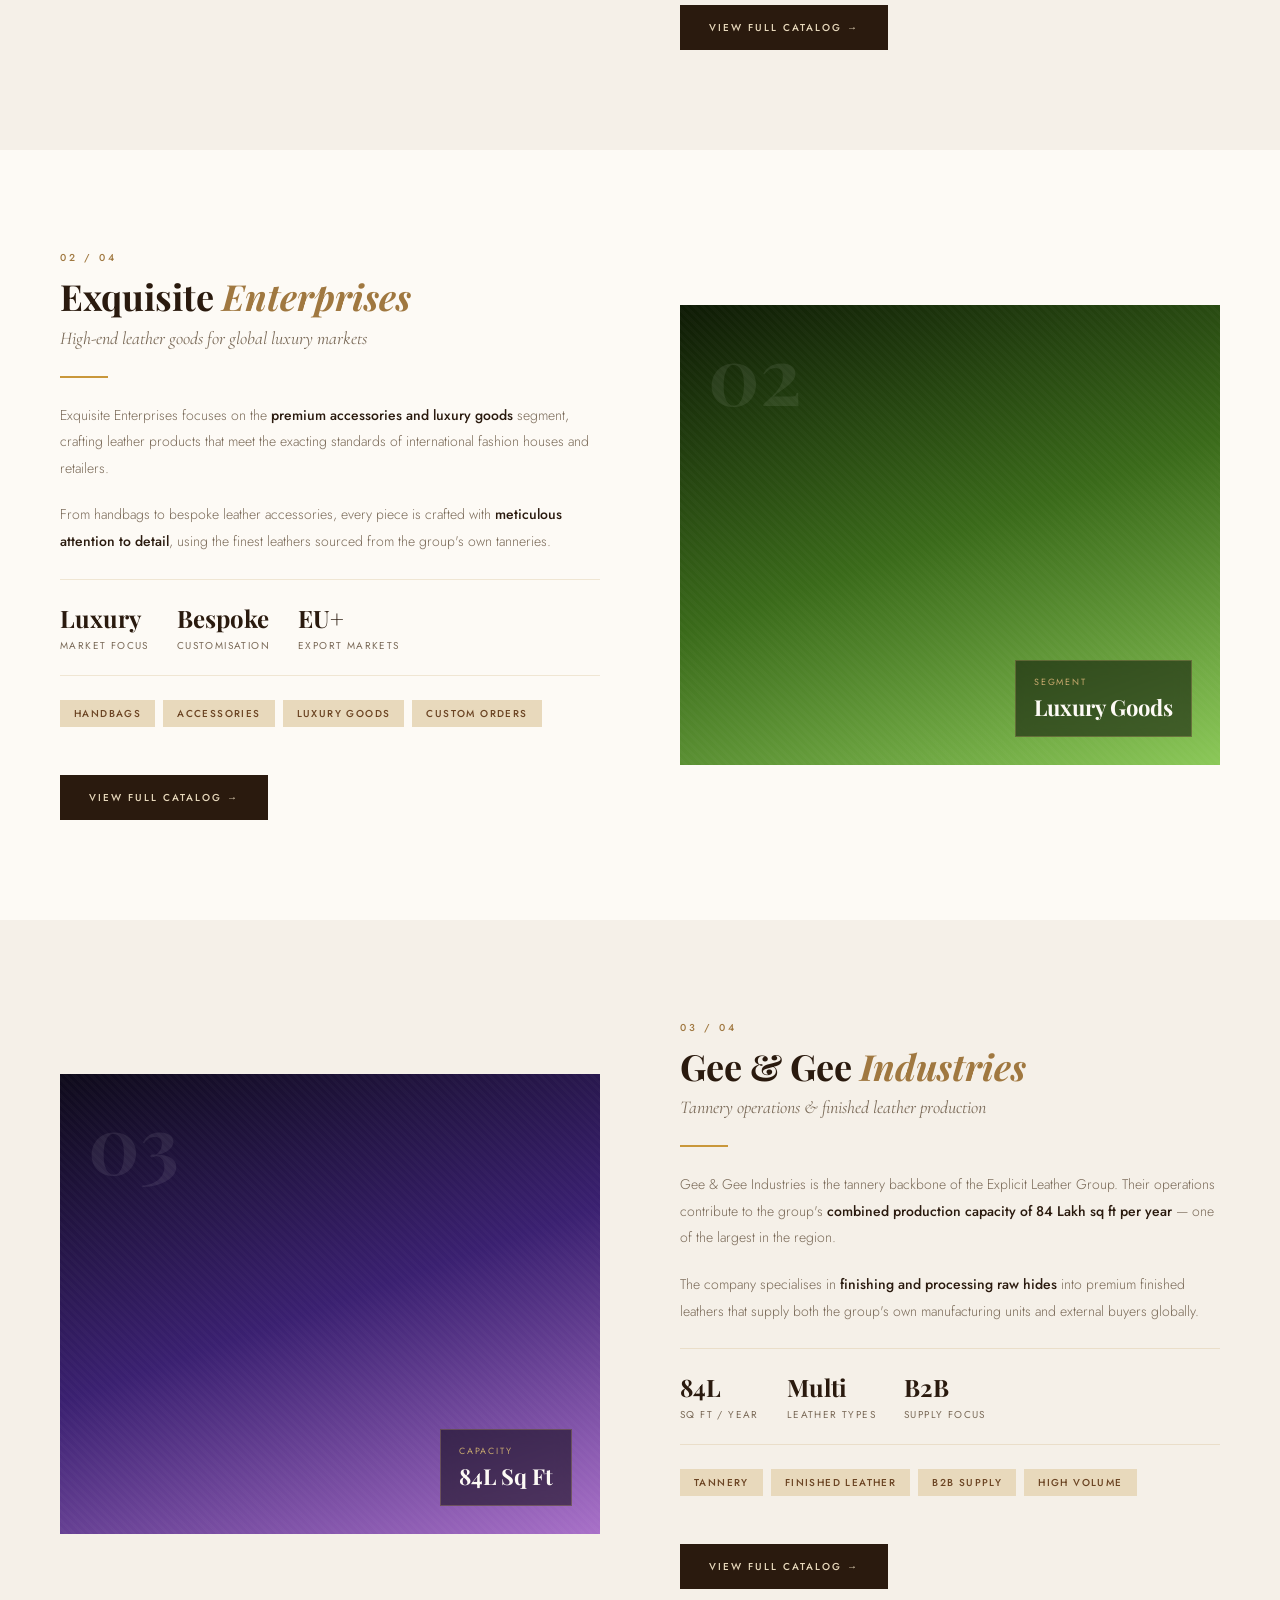
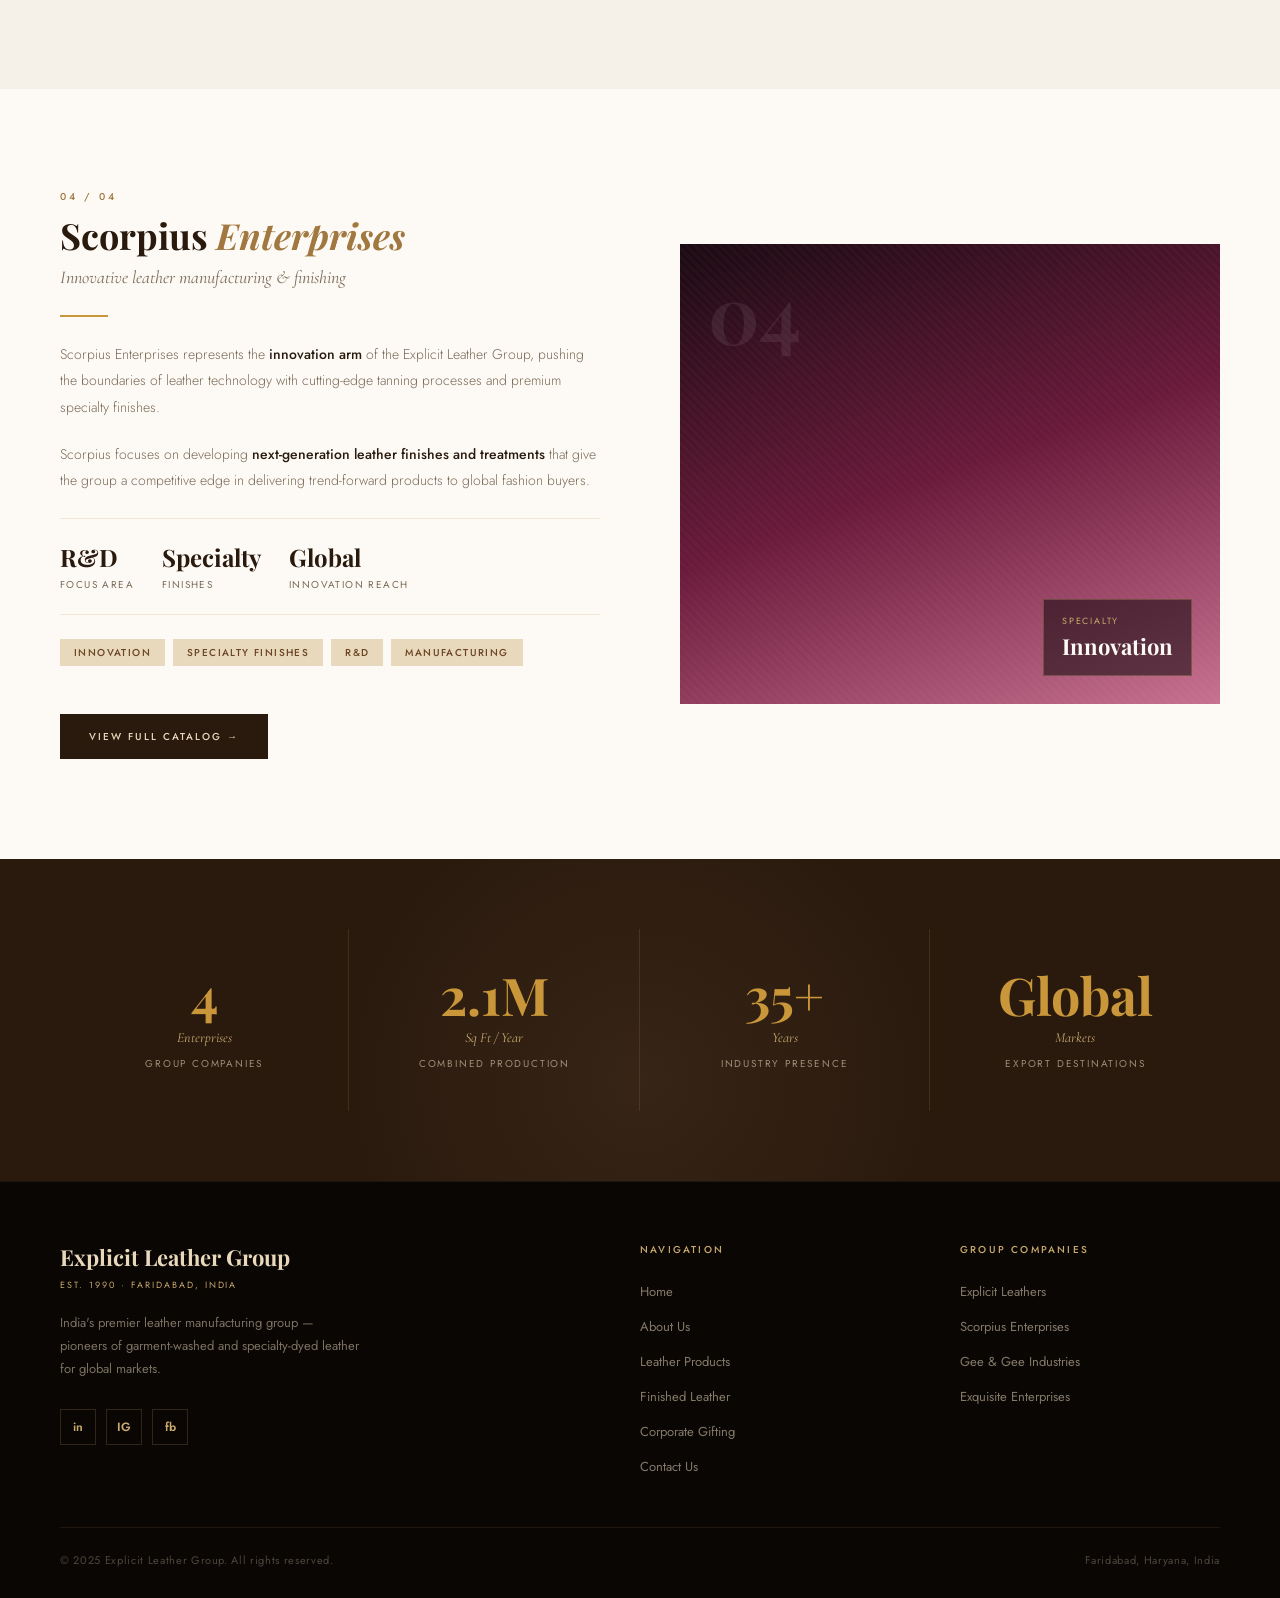
<file: companies.html>
<!DOCTYPE html>
<html lang="en">
<head>
<meta charset="UTF-8"><meta name="viewport" content="width=device-width,initial-scale=1.0">
<title>Our Companies — Explicit Leather Group</title>
<link rel="stylesheet" href="global.css">
<style>
.company-block{padding:100px 60px;display:grid;grid-template-columns:1fr 1fr;gap:80px;align-items:center}
.company-block.reverse{direction:rtl}.company-block.reverse>*{direction:ltr}
.company-block:nth-child(even){background:var(--white)}.company-block:nth-child(odd){background:var(--ivory)}
.cb-visual{position:relative;height:460px;overflow:hidden}
.cbv1{background:linear-gradient(160deg,#1a0e05,#6B4423 50%,#C8A96E)}
.cbv2{background:linear-gradient(160deg,#0e1a05,#3a6a1a 50%,#8BC858)}
.cbv3{background:linear-gradient(160deg,#0e0a1a,#3a2070 50%,#A870C8)}
.cbv4{background:linear-gradient(160deg,#1a0a12,#6a1a3a 50%,#C87090)}
.cb-tex{position:absolute;inset:0;background-image:repeating-linear-gradient(45deg,transparent,transparent 3px,rgba(255,255,255,.02) 3px,rgba(255,255,255,.02) 6px)}
.cb-num{position:absolute;top:28px;left:28px;font-family:'Playfair Display',serif;font-size:80px;font-weight:700;color:rgba(255,255,255,.08);line-height:1}
.cb-badge{position:absolute;bottom:28px;right:28px;background:rgba(0,0,0,.5);border:1px solid rgba(200,169,110,.3);backdrop-filter:blur(8px);padding:14px 18px}
.cb-badge .bl{font-size:9px;letter-spacing:.2em;text-transform:uppercase;color:var(--tan);margin-bottom:4px}
.cb-badge .bv{font-family:'Playfair Display',serif;font-size:22px;font-weight:700;color:var(--white)}
.cb-text .company-num{font-size:10px;letter-spacing:.3em;text-transform:uppercase;color:var(--tan-dark);font-weight:500;margin-bottom:12px}
.cb-text .company-name{font-family:'Playfair Display',serif;font-size:36px;font-weight:700;color:var(--espresso);line-height:1.1;margin-bottom:8px}
.cb-text .company-name em{font-style:italic;color:var(--tan-dark)}
.cb-text .company-sub{font-family:'Cormorant Garamond',serif;font-style:italic;font-size:18px;color:var(--muted);margin-bottom:24px;line-height:1.5}
.cb-divider{width:48px;height:2px;background:var(--gold);margin-bottom:24px}
.cb-body{font-size:14px;color:var(--muted);line-height:1.9;margin-bottom:20px;font-weight:300}
.cb-body strong{color:var(--espresso);font-weight:500}
.cb-specs{display:flex;gap:28px;margin:24px 0;padding:22px 0;border-top:1px solid var(--border);border-bottom:1px solid var(--border)}
.cb-spec .s-val{font-family:'Playfair Display',serif;font-size:24px;font-weight:700;color:var(--espresso)}
.cb-spec .s-lbl{font-size:10px;letter-spacing:.14em;text-transform:uppercase;color:var(--muted);margin-top:4px}
.cb-tags{display:flex;flex-wrap:wrap;gap:8px;margin-top:20px}
.cb-tag{padding:6px 14px;background:var(--tan-light);color:var(--brown);font-size:10px;letter-spacing:.14em;text-transform:uppercase;font-weight:500}

/* CATALOG BUTTON */
.catalog-btn{display:inline-flex;align-items:center;gap:10px;margin-top:24px;padding:14px 28px;background:var(--espresso);color:var(--tan-light);font-size:10px;letter-spacing:.2em;text-transform:uppercase;font-weight:500;text-decoration:none;border:1px solid var(--espresso);transition:all .3s}
.catalog-btn:hover{background:transparent;color:var(--espresso)}
.catalog-btn.external{background:transparent;color:var(--espresso);border-color:var(--espresso)}
.catalog-btn.external:hover{background:var(--espresso);color:var(--tan-light)}
.catalog-btn-row{display:flex;gap:12px;flex-wrap:wrap;margin-top:24px}

/* HOVER EFFECT ON VISUAL */
.cb-visual{cursor:pointer;transition:opacity .3s}
.cb-visual:hover{opacity:.9}
.cb-visual a{display:block;position:absolute;inset:0;z-index:5}

.overview-grid{padding:80px 60px;background:var(--espresso);display:grid;grid-template-columns:repeat(4,1fr);gap:0}
.og-item{padding:50px 20px;border-right:1px solid rgba(200,169,110,.15);text-align:center;transition:background .3s;cursor:pointer;text-decoration:none;display:block}
.og-item:last-child{border-right:none}
.og-item:hover{background:rgba(200,169,110,.06)}
.og-num{font-family:'Playfair Display',serif;font-size:12px;font-weight:400;color:var(--gold);letter-spacing:.3em;margin-bottom:14px}
.og-name{font-family:'Playfair Display',serif;font-size:17px;font-weight:600;color:var(--white);margin-bottom:10px;line-height:1.3}
.og-desc{font-size:11px;color:rgba(232,217,188,.55);line-height:1.6}
.og-arrow{font-size:11px;color:var(--gold);margin-top:12px;opacity:0;transition:opacity .3s}
.og-item:hover .og-arrow{opacity:1}
</style>
</head>
<body>
<div class="cursor" id="cursor"></div><div class="cursor-ring" id="cursorRing"></div>
<div class="topbar">
  <div>📍 Plot No. 8, 14/3, Mathura Road, Faridabad, India</div>
  <div class="topbar-right"><a href="tel:+919999831332">☎ +91 9999 831 332</a><a href="mailto:explicit@explicitleathers.in">✉ explicit@explicitleathers.in</a></div>
</div>
<nav>
  <a class="nav-logo" href="index.html">Explicit Leather<span>Group — Est. 1990</span></a>
  <ul class="nav-links">
    <li><a href="index.html">Home</a></li><li><a href="about.html">About</a></li>
    <li><a href="companies.html" class="active">Companies</a></li><li><a href="products.html">Products</a></li>
    <li><a href="finished-leather.html">Finished Leather</a></li><li><a href="corporate-gifting.html">Gifting</a></li>
    <li><a href="contact.html" class="nav-cta">Contact</a></li>
  </ul>
</nav>

<div class="page-hero">
  <div class="page-hero-inner fade-up">
    <div class="ph-eyebrow"><div class="line"></div><span>The Group</span></div>
    <h1>Four Companies,<br>One <em>Vision</em></h1>
    <p>Each enterprise within the Explicit Leather Group specialises in a unique domain — together forming India's most integrated premium leather conglomerate.</p>
    <div class="breadcrumb"><a href="index.html">Home</a><span class="breadcrumb-sep">›</span><span>Our Companies</span></div>
  </div>
</div>

<!-- QUICK NAV -->
<div class="overview-grid">
  <a class="og-item fade-up" href="company-explicit-leathers.html">
    <div class="og-num">01</div><div class="og-name">Explicit Leathers</div>
    <div class="og-desc">Garments &amp; accessories — the flagship enterprise</div>
    <div class="og-arrow">View Catalog →</div>
  </a>
  <a class="og-item fade-up" href="company-scorpius.html">
    <div class="og-num">02</div><div class="og-name">Scorpius Enterprises</div>
    <div class="og-desc">Luxury goods for international markets</div>
    <div class="og-arrow">View Catalog →</div>
  </a>
  <a class="og-item fade-up" href="company-gee-gee.html">
    <div class="og-num">03</div><div class="og-name">Gee &amp; Gee Industries</div>
    <div class="og-desc">Tannery operations &amp; finished leather</div>
    <div class="og-arrow">View Catalog →</div>
  </a>
  <a class="og-item fade-up" href="company-exquisite.html">
    <div class="og-num">04</div><div class="og-name">Exquisite Enterprises</div>
    <div class="og-desc">Innovative leather manufacturing</div>
    <div class="og-arrow">View Catalog →</div>
  </a>
</div>

<!-- COMPANY 1 -->
<section class="company-block">
  <div class="cb-visual fade-up" style="position:relative">
    <a href="company-explicit-leathers.html" title="View Explicit Leathers Catalog"></a>
    <div class="cbv1" style="position:absolute;inset:0"></div><div class="cb-tex"></div>
    <div class="cb-num">01</div>
    <div class="cb-badge"><div class="bl">Production</div><div class="bv">180K/yr</div></div>
  </div>
  <div class="cb-text fade-up">
    <div class="company-num">01 / 04</div>
    <div class="company-name">Explicit <em>Leathers</em></div>
    <div class="company-sub">The flagship enterprise of the group</div>
    <div class="cb-divider"></div>
    <p class="cb-body">The original and <strong>flagship enterprise</strong> of the Explicit Leather Group. Founded in 1990, Explicit Leathers is a leather goods and garments manufacturing firm and a <strong>Recognised Export House</strong> under the Council of Leather Exports, Government of India.</p>
    <p class="cb-body">Explicit are world-renowned for their <strong>Garment Washed and Garment Dyed products</strong>, having pioneered the "used", "oiled", and "retro" looks which remain in vogue globally after 12+ years.</p>
    <div class="cb-specs">
      <div class="cb-spec"><div class="s-val">180K</div><div class="s-lbl">Garments / Year</div></div>
      <div class="cb-spec"><div class="s-val">35+</div><div class="s-lbl">Years Operating</div></div>
      <div class="cb-spec"><div class="s-val">Global</div><div class="s-lbl">Export Markets</div></div>
    </div>
    <div class="cb-tags"><span class="cb-tag">Garments</span><span class="cb-tag">Accessories</span><span class="cb-tag">Export House</span><span class="cb-tag">Washed Leather</span></div>
    <div class="catalog-btn-row">
      <a href="company-explicit-leathers.html" class="catalog-btn">View Full Catalog →</a>
    </div>
  </div>
</section>

<!-- COMPANY 2 -->
<section class="company-block reverse">
  <div class="cb-visual fade-up" style="position:relative">
    <a href="company-exquisite.html" title="View Exquisite Enterprises Catalog"></a>
    <div class="cbv2" style="position:absolute;inset:0"></div><div class="cb-tex"></div>
    <div class="cb-num">02</div>
    <div class="cb-badge"><div class="bl">Segment</div><div class="bv">Luxury Goods</div></div>
  </div>
  <div class="cb-text fade-up">
    <div class="company-num">02 / 04</div>
    <div class="company-name">Exquisite <em>Enterprises</em></div>
    <div class="company-sub">High-end leather goods for global luxury markets</div>
    <div class="cb-divider"></div>
    <p class="cb-body">Exquisite Enterprises focuses on the <strong>premium accessories and luxury goods</strong> segment, crafting leather products that meet the exacting standards of international fashion houses and retailers.</p>
    <p class="cb-body">From handbags to bespoke leather accessories, every piece is crafted with <strong>meticulous attention to detail</strong>, using the finest leathers sourced from the group's own tanneries.</p>
    <div class="cb-specs">
      <div class="cb-spec"><div class="s-val">Luxury</div><div class="s-lbl">Market Focus</div></div>
      <div class="cb-spec"><div class="s-val">Bespoke</div><div class="s-lbl">Customisation</div></div>
      <div class="cb-spec"><div class="s-val">EU+</div><div class="s-lbl">Export Markets</div></div>
    </div>
    <div class="cb-tags"><span class="cb-tag">Handbags</span><span class="cb-tag">Accessories</span><span class="cb-tag">Luxury Goods</span><span class="cb-tag">Custom Orders</span></div>
    <div class="catalog-btn-row">
      <a href="company-exquisite.html" class="catalog-btn">View Full Catalog →</a>
    </div>
  </div>
</section>

<!-- COMPANY 3 -->
<section class="company-block">
  <div class="cb-visual fade-up" style="position:relative">
    <a href="company-gee-gee.html" title="View Gee & Gee Catalog"></a>
    <div class="cbv3" style="position:absolute;inset:0"></div><div class="cb-tex"></div>
    <div class="cb-num">03</div>
    <div class="cb-badge"><div class="bl">Capacity</div><div class="bv">84L Sq Ft</div></div>
  </div>
  <div class="cb-text fade-up">
    <div class="company-num">03 / 04</div>
    <div class="company-name">Gee &amp; Gee <em>Industries</em></div>
    <div class="company-sub">Tannery operations &amp; finished leather production</div>
    <div class="cb-divider"></div>
    <p class="cb-body">Gee &amp; Gee Industries is the tannery backbone of the Explicit Leather Group. Their operations contribute to the group's <strong>combined production capacity of 84 Lakh sq ft per year</strong> — one of the largest in the region.</p>
    <p class="cb-body">The company specialises in <strong>finishing and processing raw hides</strong> into premium finished leathers that supply both the group's own manufacturing units and external buyers globally.</p>
    <div class="cb-specs">
      <div class="cb-spec"><div class="s-val">84L</div><div class="s-lbl">Sq Ft / Year</div></div>
      <div class="cb-spec"><div class="s-val">Multi</div><div class="s-lbl">Leather Types</div></div>
      <div class="cb-spec"><div class="s-val">B2B</div><div class="s-lbl">Supply Focus</div></div>
    </div>
    <div class="cb-tags"><span class="cb-tag">Tannery</span><span class="cb-tag">Finished Leather</span><span class="cb-tag">B2B Supply</span><span class="cb-tag">High Volume</span></div>
    <div class="catalog-btn-row">
      <a href="company-gee-gee.html" class="catalog-btn">View Full Catalog →</a>
    </div>
  </div>
</section>

<!-- COMPANY 4 -->
<section class="company-block reverse">
  <div class="cb-visual fade-up" style="position:relative">
    <a href="company-scorpius.html" title="View Scorpius Enterprises Catalog"></a>
    <div class="cbv4" style="position:absolute;inset:0"></div><div class="cb-tex"></div>
    <div class="cb-num">04</div>
    <div class="cb-badge"><div class="bl">Specialty</div><div class="bv">Innovation</div></div>
  </div>
  <div class="cb-text fade-up">
    <div class="company-num">04 / 04</div>
    <div class="company-name">Scorpius <em>Enterprises</em></div>
    <div class="company-sub">Innovative leather manufacturing &amp; finishing</div>
    <div class="cb-divider"></div>
    <p class="cb-body">Scorpius Enterprises represents the <strong>innovation arm</strong> of the Explicit Leather Group, pushing the boundaries of leather technology with cutting-edge tanning processes and premium specialty finishes.</p>
    <p class="cb-body">Scorpius focuses on developing <strong>next-generation leather finishes and treatments</strong> that give the group a competitive edge in delivering trend-forward products to global fashion buyers.</p>
    <div class="cb-specs">
      <div class="cb-spec"><div class="s-val">R&amp;D</div><div class="s-lbl">Focus Area</div></div>
      <div class="cb-spec"><div class="s-val">Specialty</div><div class="s-lbl">Finishes</div></div>
      <div class="cb-spec"><div class="s-val">Global</div><div class="s-lbl">Innovation Reach</div></div>
    </div>
    <div class="cb-tags"><span class="cb-tag">Innovation</span><span class="cb-tag">Specialty Finishes</span><span class="cb-tag">R&amp;D</span><span class="cb-tag">Manufacturing</span></div>
    <div class="catalog-btn-row">
      <a href="company-scorpius.html" class="catalog-btn">View Full Catalog →</a>
    </div>
  </div>
</section>

<section class="stats-banner">
  <div class="stat-item fade-up"><div class="stat-num">4</div><span class="stat-unit">Enterprises</span><div class="stat-label">Group Companies</div></div>
  <div class="stat-item fade-up"><div class="stat-num">2.1M</div><span class="stat-unit">Sq Ft / Year</span><div class="stat-label">Combined Production</div></div>
  <div class="stat-item fade-up"><div class="stat-num">35+</div><span class="stat-unit">Years</span><div class="stat-label">Industry Presence</div></div>
  <div class="stat-item fade-up"><div class="stat-num">Global</div><span class="stat-unit">Markets</span><div class="stat-label">Export Destinations</div></div>
</section>

<footer>
  <div class="footer-grid">
    <div><div class="footer-brand-name">Explicit Leather Group</div><div class="footer-brand-sub">Est. 1990 · Faridabad, India</div><p class="footer-desc">India's premier leather manufacturing group — pioneers of garment-washed and specialty-dyed leather for global markets.</p><div class="footer-social"><a class="social-btn" href="#">in</a><a class="social-btn" href="#">IG</a><a class="social-btn" href="#">fb</a></div></div>
    <div><div class="footer-col-title">Navigation</div><ul class="footer-links"><li><a href="index.html">Home</a></li><li><a href="about.html">About Us</a></li><li><a href="products.html">Leather Products</a></li><li><a href="finished-leather.html">Finished Leather</a></li><li><a href="corporate-gifting.html">Corporate Gifting</a></li><li><a href="contact.html">Contact Us</a></li></ul></div>
    <div><div class="footer-col-title">Group Companies</div><ul class="footer-links">
      <li><a href="company-explicit-leathers.html">Explicit Leathers</a></li>
      <li><a href="company-scorpius.html">Scorpius Enterprises</a></li>
      <li><a href="company-gee-gee.html">Gee &amp; Gee Industries</a></li>
      <li><a href="company-exquisite.html">Exquisite Enterprises</a></li>
    </ul></div>
  </div>
  <div class="footer-bottom"><span>© 2025 Explicit Leather Group. All rights reserved.</span><span>Faridabad, Haryana, India</span></div>
</footer>
<a class="scroll-top" href="#" id="scrollTop">↑</a>
<script src="common.js"></script>
</body></html>
</file>
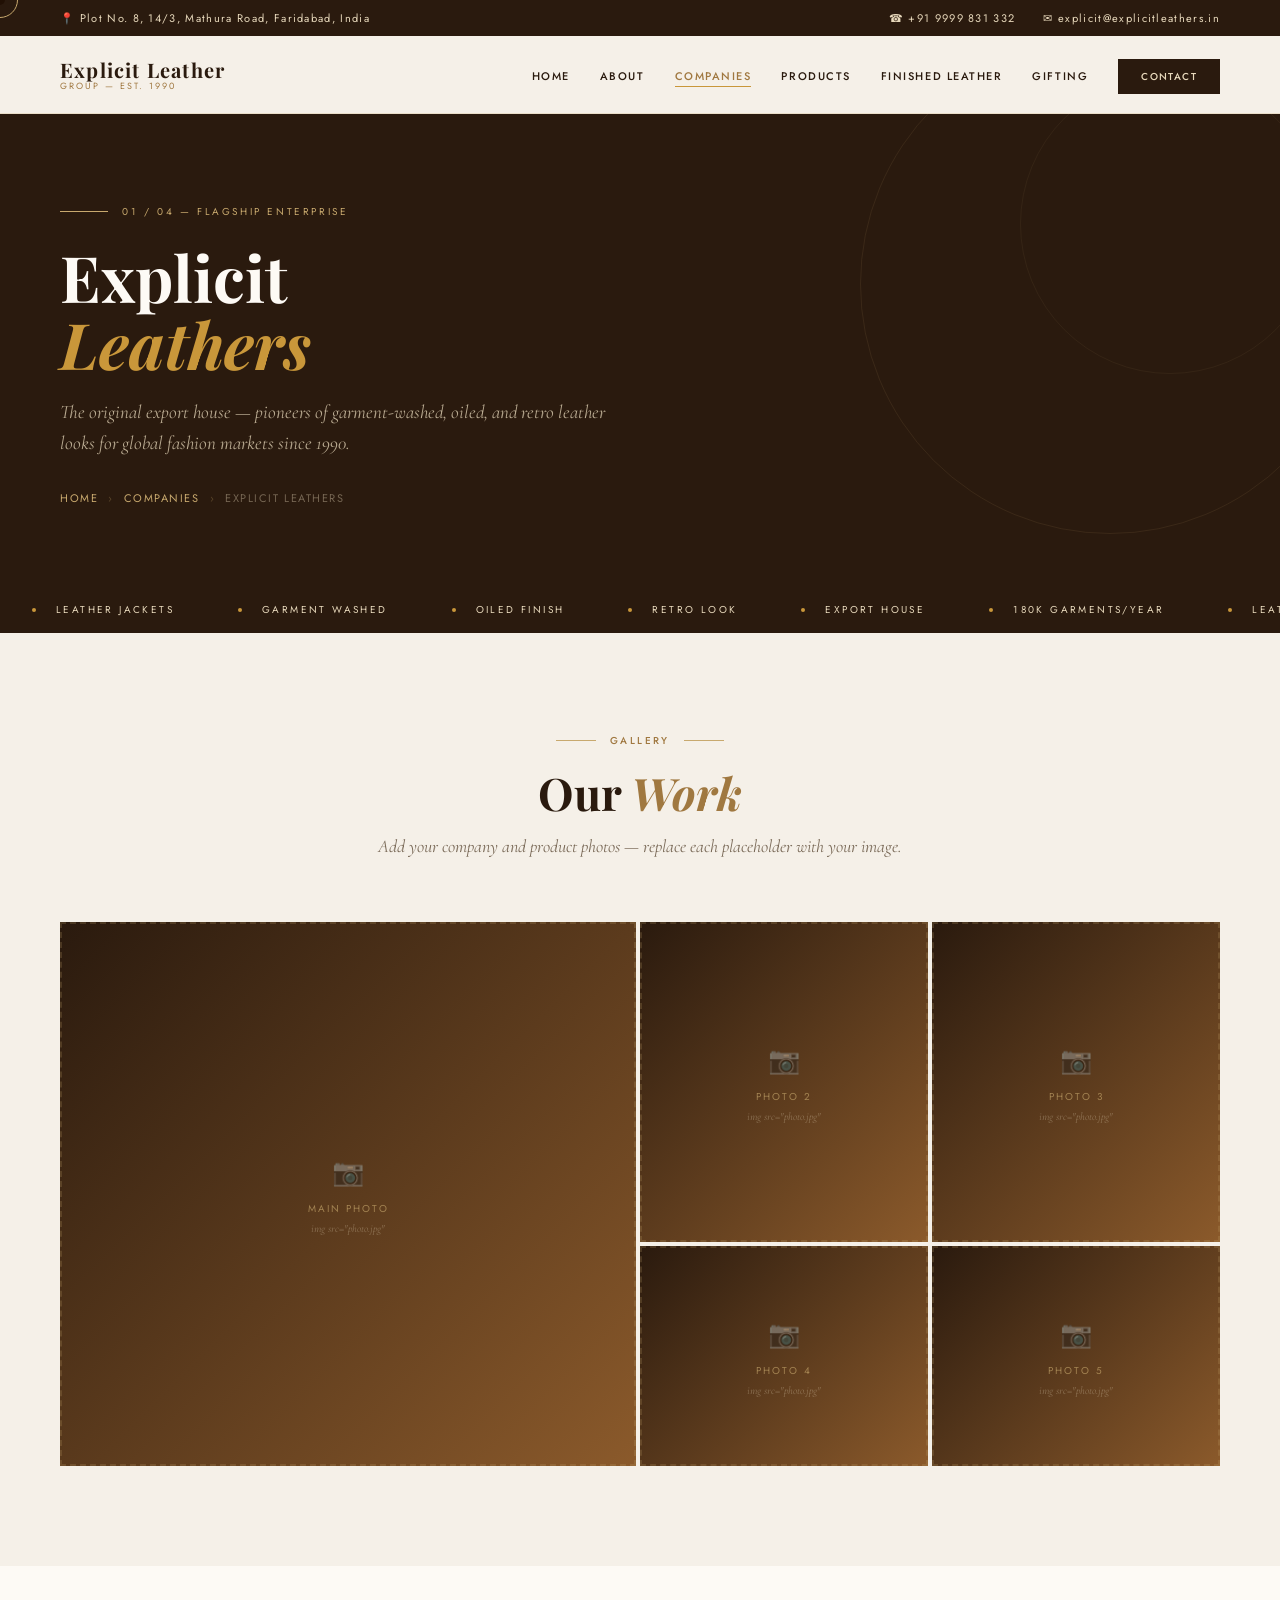
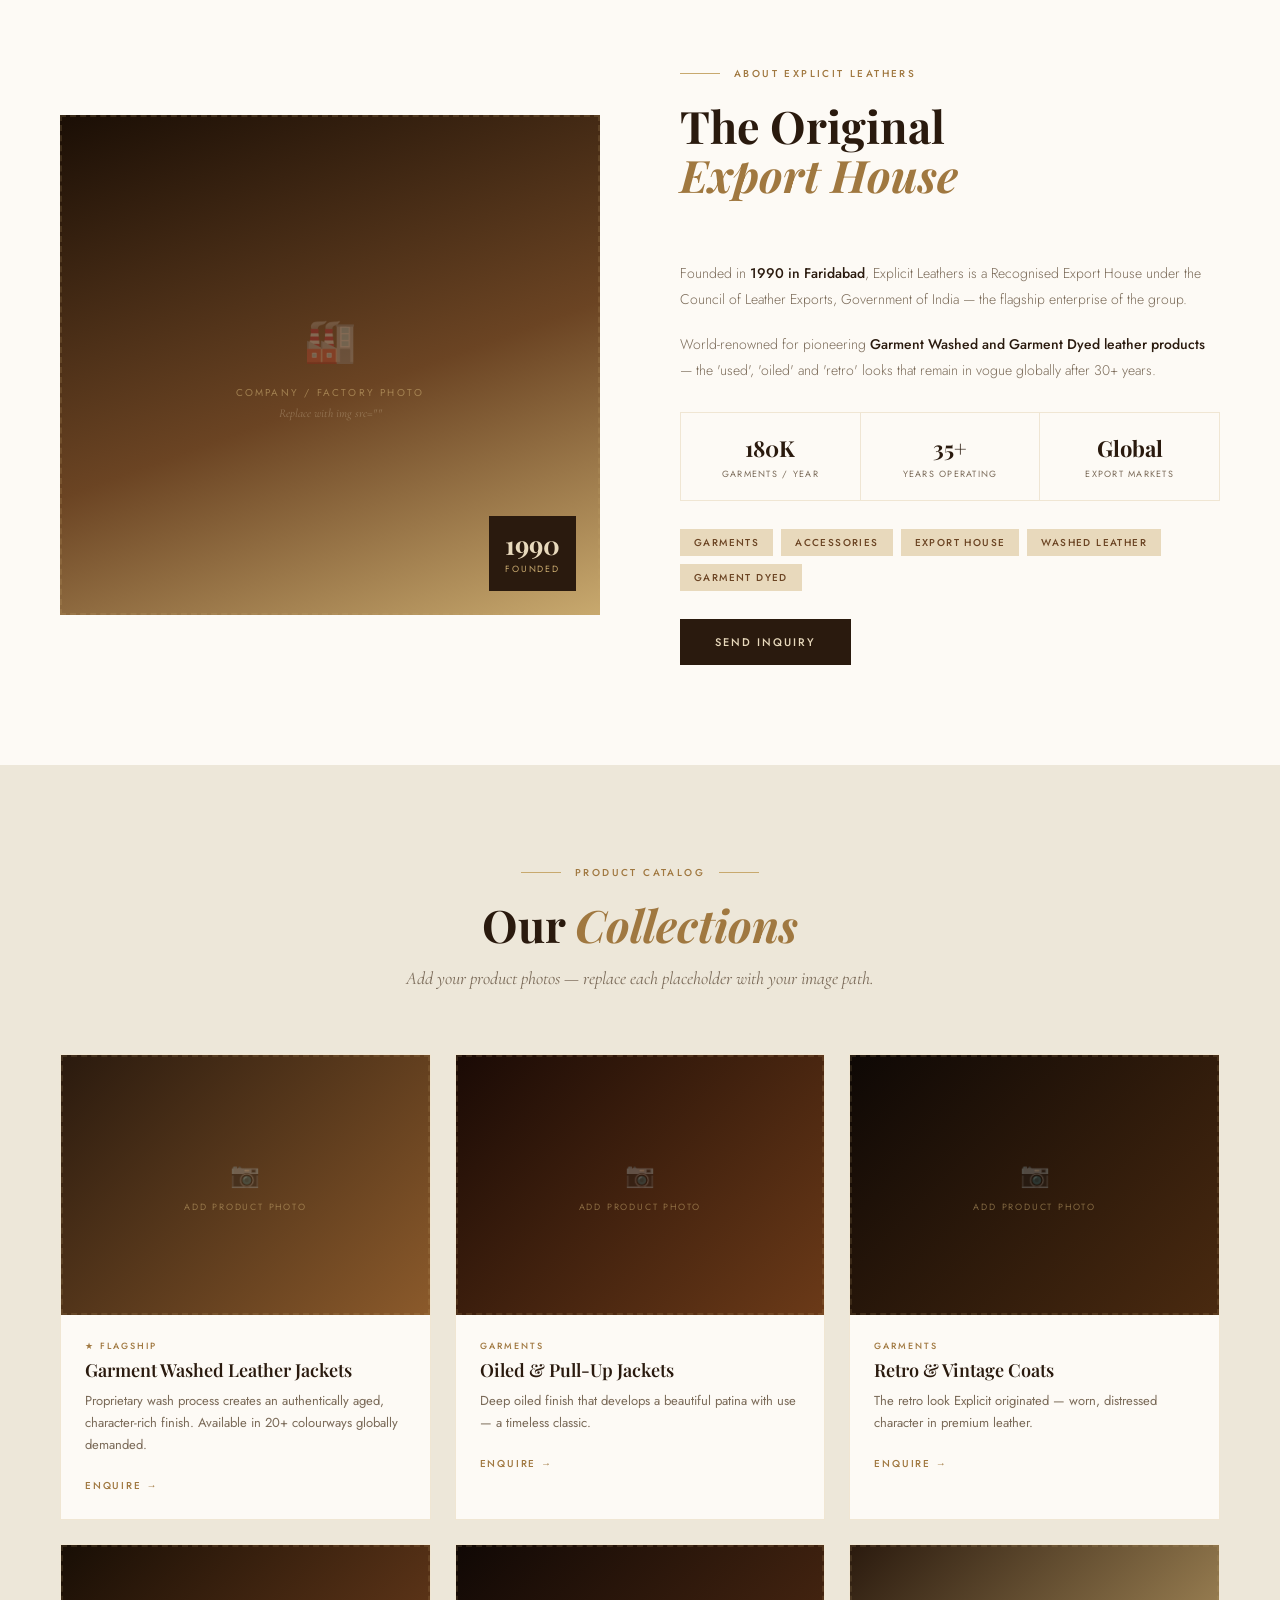
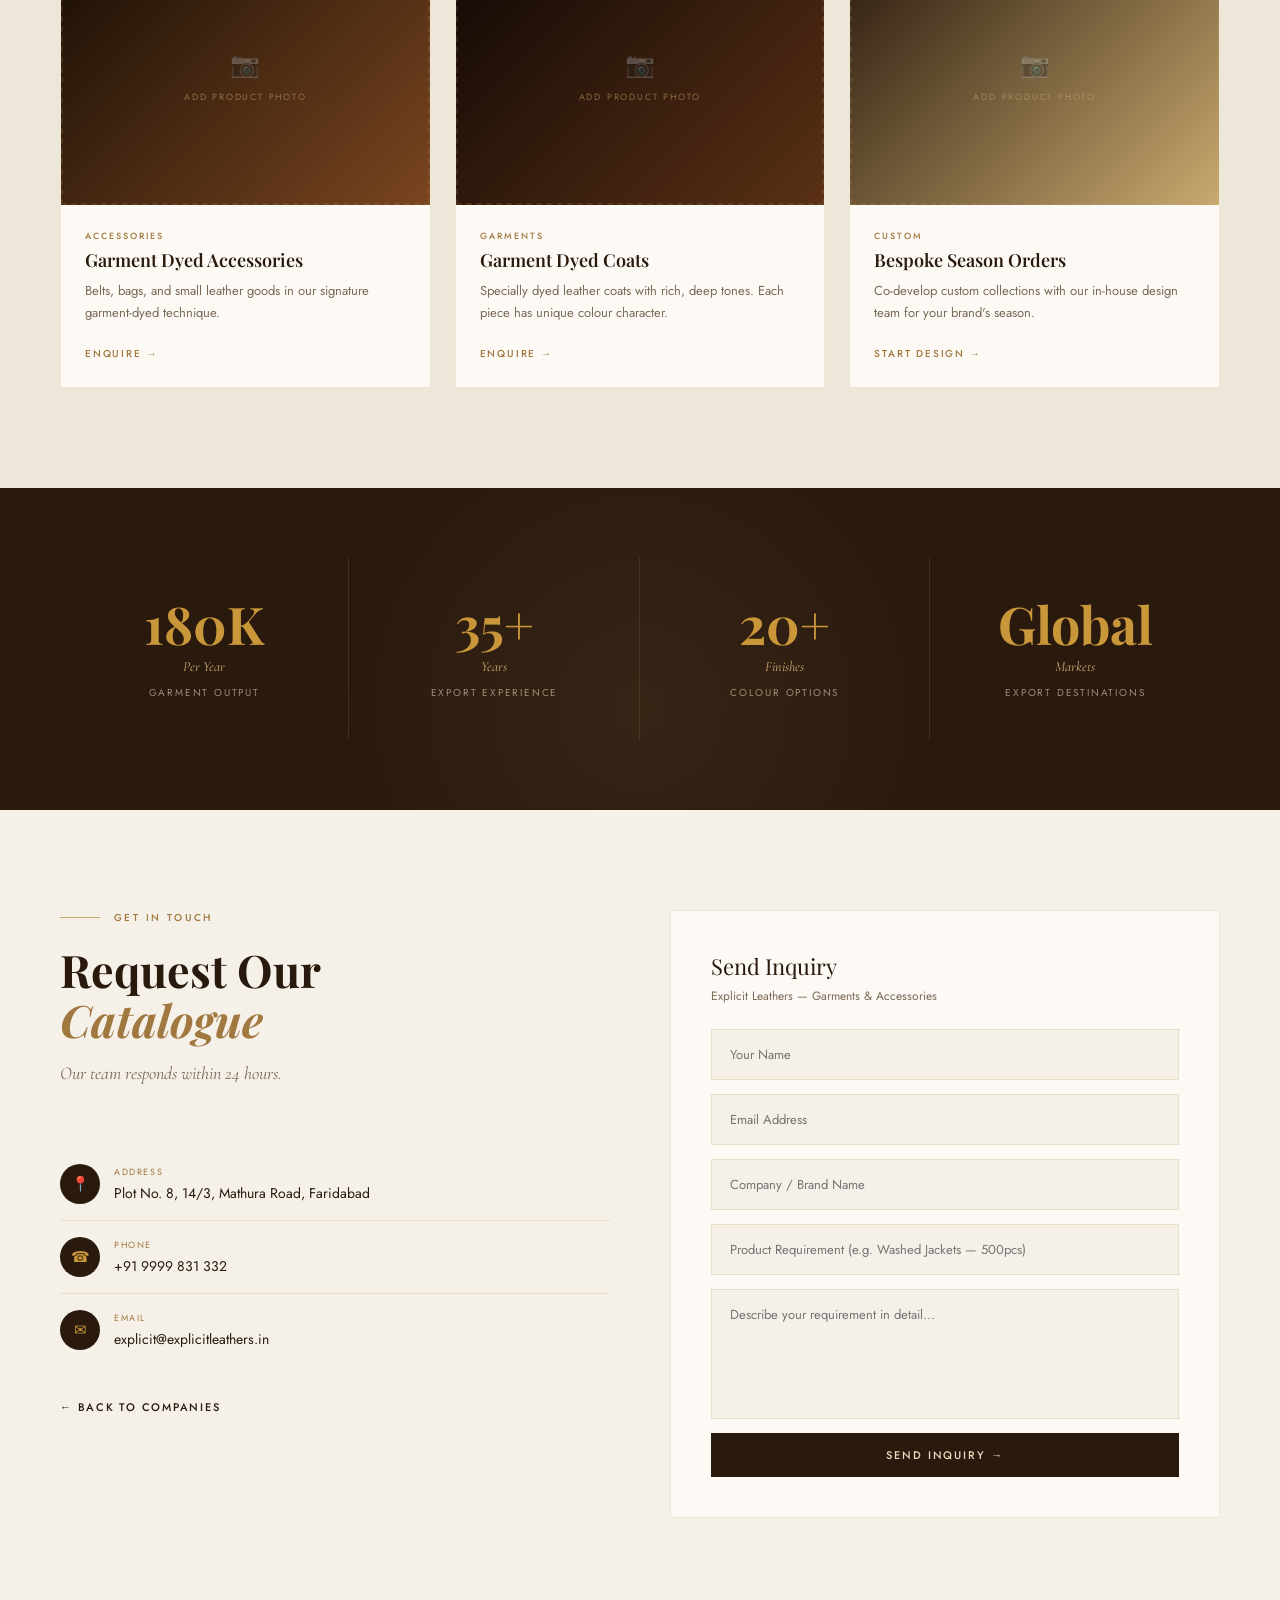
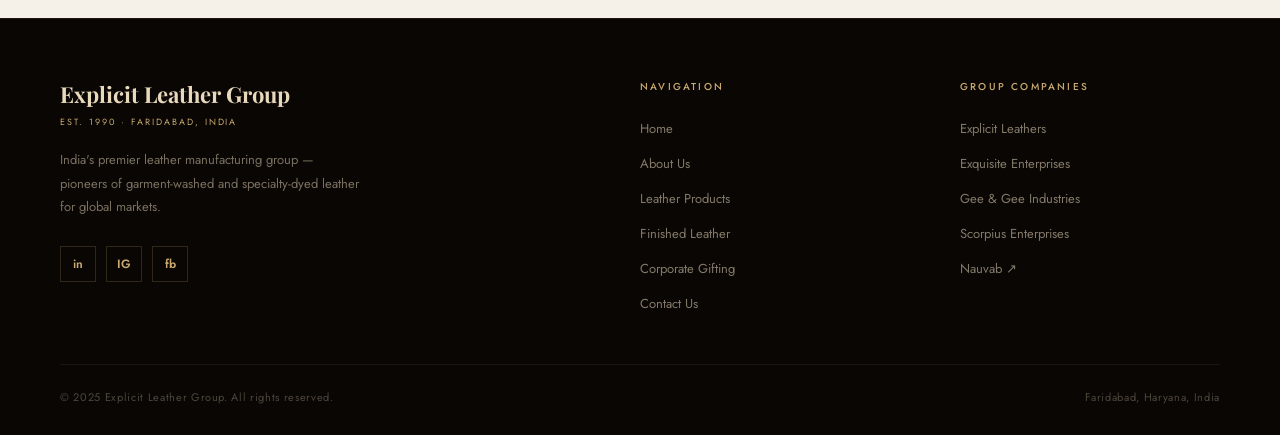
<file: Company explicit leathers.html>
<!DOCTYPE html>
<html lang="en">
<head>
<meta charset="UTF-8"><meta name="viewport" content="width=device-width,initial-scale=1.0">
<title>Explicit Leathers — Explicit Leather Group</title>
<link rel="stylesheet" href="global.css">
<style>
.photo-hero-grid{display:grid;grid-template-columns:2fr 1fr 1fr;grid-template-rows:320px 220px;gap:4px;margin-top:60px}
.ph-item{position:relative;overflow:hidden}
.ph-item:first-child{grid-row:span 2}
.ph-item img{width:100%;height:100%;object-fit:cover;display:block;transition:transform .7s}
.ph-item:hover img{transform:scale(1.04)}
.ph-placeholder{width:100%;height:100%;display:flex;flex-direction:column;align-items:center;justify-content:center;border:2px dashed rgba(200,169,110,.2);transition:border-color .3s;cursor:pointer}
.ph-placeholder:hover{border-color:rgba(200,169,110,.5)}
.ph-icon{font-size:26px;opacity:.38;margin-bottom:10px}
.ph-lbl{font-size:10px;letter-spacing:.2em;text-transform:uppercase;color:var(--tan);opacity:.65}
.ph-sub{font-family:'Cormorant Garamond',serif;font-style:italic;font-size:11px;color:rgba(232,217,188,.35);margin-top:6px}
.products-catalog{padding:100px 60px;background:var(--cream)}
.pg{display:grid;grid-template-columns:repeat(3,1fr);gap:24px;margin-top:60px}
.pcard{background:var(--white);border:1px solid var(--border);overflow:hidden;transition:box-shadow .4s,transform .3s}
.pcard:hover{box-shadow:0 20px 50px rgba(42,26,14,.12);transform:translateY(-4px)}
.pphoto{height:260px;position:relative;overflow:hidden}
.pphoto img{width:100%;height:100%;object-fit:cover;display:block;transition:transform .6s}
.pcard:hover .pphoto img{transform:scale(1.05)}
.pph{width:100%;height:100%;display:flex;flex-direction:column;align-items:center;justify-content:center;border:2px dashed rgba(200,169,110,.15)}
.pph:hover{border-color:rgba(200,169,110,.4)}
.pph-i{font-size:24px;opacity:.3;margin-bottom:8px}
.pph-l{font-size:9px;letter-spacing:.2em;text-transform:uppercase;color:var(--tan);opacity:.55}
.pinfo{padding:24px}
.pcat{font-size:9px;letter-spacing:.22em;text-transform:uppercase;color:var(--tan-dark);font-weight:500;margin-bottom:6px}
.pname{font-family:'Playfair Display',serif;font-size:18px;font-weight:600;color:var(--espresso);margin-bottom:8px}
.pdesc{font-size:13px;color:var(--muted);line-height:1.7;margin-bottom:16px}
.plink{display:inline-flex;align-items:center;gap:8px;color:var(--tan-dark);font-size:10px;letter-spacing:.18em;text-transform:uppercase;font-weight:500;text-decoration:none;transition:gap .3s}
.plink:hover{gap:14px}
.codetail{padding:100px 60px;background:var(--white);display:grid;grid-template-columns:1fr 1fr;gap:80px;align-items:center}
.dvis{position:relative;height:500px;overflow:hidden}
.dvis img{width:100%;height:100%;object-fit:cover;display:block}
.dph{width:100%;height:100%;display:flex;flex-direction:column;align-items:center;justify-content:center;border:2px dashed rgba(200,169,110,.18);cursor:pointer}
.dph:hover{border-color:var(--gold)}
.dph-i{font-size:42px;opacity:.26;margin-bottom:14px}
.dph-l{font-size:10px;letter-spacing:.22em;text-transform:uppercase;color:var(--tan);opacity:.6}
.dph-s{font-family:'Cormorant Garamond',serif;font-style:italic;font-size:12px;color:rgba(232,217,188,.32);margin-top:6px}
.dbadge{position:absolute;bottom:24px;right:24px;background:var(--espresso);color:var(--tan-light);padding:16px;text-align:center;z-index:2}
.dbadge .n{font-family:'Playfair Display',serif;font-size:26px;font-weight:700;line-height:1}
.dbadge .l{font-size:9px;letter-spacing:.2em;text-transform:uppercase;color:var(--tan);margin-top:4px}
.dbody{font-size:14px;color:var(--muted);line-height:1.9;margin-bottom:18px;font-weight:300}
.dbody strong{color:var(--espresso);font-weight:500}
.srow{display:flex;margin:28px 0;border:1px solid var(--border)}
.scell{flex:1;padding:20px;border-right:1px solid var(--border);text-align:center}
.scell:last-child{border-right:none}
.sv{font-family:'Playfair Display',serif;font-size:22px;font-weight:700;color:var(--espresso)}
.sl{font-size:9px;letter-spacing:.14em;text-transform:uppercase;color:var(--muted);margin-top:4px}
.dtags{display:flex;flex-wrap:wrap;gap:8px;margin-top:16px}
.dtag{padding:6px 14px;background:var(--tan-light);color:var(--brown);font-size:10px;letter-spacing:.14em;text-transform:uppercase;font-weight:500}
.inqsec{padding:100px 60px;background:var(--ivory);display:grid;grid-template-columns:1fr 1fr;gap:60px;align-items:start}
.iform{background:var(--white);border:1px solid var(--border);padding:40px}
.iform input,.iform textarea{width:100%;padding:15px 18px;border:1px solid var(--border);background:var(--ivory);font-family:'Jost',sans-serif;font-size:13px;outline:none;transition:.3s;margin-bottom:14px;display:block;box-sizing:border-box}
.iform input:focus,.iform textarea:focus{border-color:var(--gold)}
.iform textarea{min-height:130px;resize:none}
.crow{display:flex;align-items:center;gap:14px;padding:16px 0;border-bottom:1px solid var(--border)}
.crow:last-child{border-bottom:none}
.cico{width:40px;height:40px;background:var(--espresso);border-radius:50%;display:flex;align-items:center;justify-content:center;color:var(--gold);font-size:15px;flex-shrink:0}
.clbl{font-size:9px;letter-spacing:.18em;text-transform:uppercase;color:var(--tan-dark);display:block;margin-bottom:3px}
.cval{font-size:14px;color:var(--espresso)}
</style>
</head>
<body>
<div class="cursor" id="cursor"></div><div class="cursor-ring" id="cursorRing"></div>
<div class="topbar">
  <div>📍 Plot No. 8, 14/3, Mathura Road, Faridabad, India</div>
  <div class="topbar-right"><a href="tel:+919999831332">☎ +91 9999 831 332</a><a href="mailto:explicit@explicitleathers.in">✉ explicit@explicitleathers.in</a></div>
</div>
<nav>
  <a class="nav-logo" href="index.html">Explicit Leather<span>Group — Est. 1990</span></a>
  <ul class="nav-links">
    <li><a href="index.html">Home</a></li><li><a href="about.html">About</a></li>
    <li><a href="companies.html" class="active">Companies</a></li><li><a href="products.html">Products</a></li>
    <li><a href="finished-leather.html">Finished Leather</a></li><li><a href="corporate-gifting.html">Gifting</a></li>
    <li><a href="contact.html" class="nav-cta">Contact</a></li>
  </ul>
</nav>
<div class="page-hero">
  <div class="page-hero-inner fade-up">
    <div class="ph-eyebrow"><div class="line"></div><span>01 / 04 — Flagship Enterprise</span></div>
    <h1>Explicit<br><em>Leathers</em></h1>
    <p>The original export house — pioneers of garment-washed, oiled, and retro leather looks for global fashion markets since 1990.</p>
    <div class="breadcrumb"><a href="index.html">Home</a><span class="breadcrumb-sep">›</span><a href="companies.html">Companies</a><span class="breadcrumb-sep">›</span><span>Explicit Leathers</span></div>
  </div>
</div>
<div class="marquee-strip"><div class="marquee-track"><div class="marquee-item"><span class="marquee-dot"></span>Leather Jackets</div><div class="marquee-item"><span class="marquee-dot"></span>Garment Washed</div><div class="marquee-item"><span class="marquee-dot"></span>Oiled Finish</div><div class="marquee-item"><span class="marquee-dot"></span>Retro Look</div><div class="marquee-item"><span class="marquee-dot"></span>Export House</div><div class="marquee-item"><span class="marquee-dot"></span>180K Garments/Year</div><div class="marquee-item"><span class="marquee-dot"></span>Leather Jackets</div><div class="marquee-item"><span class="marquee-dot"></span>Garment Washed</div><div class="marquee-item"><span class="marquee-dot"></span>Oiled Finish</div><div class="marquee-item"><span class="marquee-dot"></span>Retro Look</div><div class="marquee-item"><span class="marquee-dot"></span>Export House</div><div class="marquee-item"><span class="marquee-dot"></span>180K Garments/Year</div></div></div>

<section style="padding:100px 60px;background:var(--ivory)">
  <div class="section-header fade-up">
    <div class="section-eyebrow"><div class="eyebrow-line"></div><span>Gallery</span><div class="eyebrow-line"></div></div>
    <h2 class="section-title">Our <em>Work</em></h2>
    <p class="section-desc">Add your company and product photos — replace each placeholder with your image.</p>
  </div>
  <div class="photo-hero-grid fade-up">
    <div class="ph-item" style="background:linear-gradient(135deg,#2A1A0E,#8B5A2B)">
      <!-- TO ADD: replace div below with <img src="your-main-photo.jpg" alt="Photo"> -->
      <div class="ph-placeholder"><div class="ph-icon">📷</div><div class="ph-lbl">Main Photo</div><div class="ph-sub">img src="photo.jpg"</div></div>
    </div>
    <div class="ph-item" style="background:linear-gradient(135deg,#2A1A0E,#8B5A2B)">
      <div class="ph-placeholder"><div class="ph-icon">📷</div><div class="ph-lbl">Photo 2</div><div class="ph-sub">img src="photo.jpg"</div></div>
    </div>
    <div class="ph-item" style="background:linear-gradient(135deg,#2A1A0E,#8B5A2B)">
      <div class="ph-placeholder"><div class="ph-icon">📷</div><div class="ph-lbl">Photo 3</div><div class="ph-sub">img src="photo.jpg"</div></div>
    </div>
    <div class="ph-item" style="background:linear-gradient(135deg,#2A1A0E,#8B5A2B)">
      <div class="ph-placeholder"><div class="ph-icon">📷</div><div class="ph-lbl">Photo 4</div><div class="ph-sub">img src="photo.jpg"</div></div>
    </div>
    <div class="ph-item" style="background:linear-gradient(135deg,#2A1A0E,#8B5A2B)">
      <div class="ph-placeholder"><div class="ph-icon">📷</div><div class="ph-lbl">Photo 5</div><div class="ph-sub">img src="photo.jpg"</div></div>
    </div>
  </div>
</section>

<section class="codetail">
  <div class="dvis fade-up" style="background:linear-gradient(160deg,#1a0e05,#6B4423 55%,#C8A96E)">
    <!-- <img src="company-photo.jpg" alt="The Original"> -->
    <div class="dph"><div class="dph-i">🏭</div><div class="dph-l">Company / Factory Photo</div><div class="dph-s">Replace with img src=""</div></div>
    <div class="dbadge"><div class="n">1990</div><div class="l">Founded</div></div>
  </div>
  <div class="fade-up">
    <div class="section-header left">
      <div class="section-eyebrow left"><div class="eyebrow-line"></div><span>About Explicit Leathers</span></div>
      <h2 class="section-title">The Original<br><em>Export House</em></h2>
    </div>
    <p class="dbody">Founded in <strong>1990 in Faridabad</strong>, Explicit Leathers is a Recognised Export House under the Council of Leather Exports, Government of India — the flagship enterprise of the group.</p>
    <p class="dbody">World-renowned for pioneering <strong>Garment Washed and Garment Dyed leather products</strong> — the 'used', 'oiled' and 'retro' looks that remain in vogue globally after 30+ years.</p>
    <div class="srow">
      <div class="scell"><div class="sv">180K</div><div class="sl">Garments / Year</div></div>
      <div class="scell"><div class="sv">35+</div><div class="sl">Years Operating</div></div>
      <div class="scell"><div class="sv">Global</div><div class="sl">Export Markets</div></div>
    </div>
    <div class="dtags"><span class="dtag">Garments</span><span class="dtag">Accessories</span><span class="dtag">Export House</span><span class="dtag">Washed Leather</span><span class="dtag">Garment Dyed</span></div>
    <div style="margin-top:28px"><a href="contact.html" class="btn-primary">Send Inquiry</a></div>
  </div>
</section>
<section class="products-catalog">
  <div class="section-header fade-up">
    <div class="section-eyebrow"><div class="eyebrow-line"></div><span>Product Catalog</span><div class="eyebrow-line"></div></div>
    <h2 class="section-title">Our <em>Collections</em></h2>
    <p class="section-desc">Add your product photos — replace each placeholder with your image path.</p>
  </div>
  <div class="pg">
    <div class="pcard fade-up">
      <div class="pphoto" style="background:linear-gradient(135deg,#2A1A0E,#8B5A2B)">
        <!-- <img src="product.jpg" alt="Garment Washed Leather Jackets"> -->
        <div class="pph"><div class="pph-i">📷</div><div class="pph-l">Add Product Photo</div></div>
      </div>
      <div class="pinfo">
        <div class="pcat">★ Flagship</div>
        <div class="pname">Garment Washed Leather Jackets</div>
        <div class="pdesc">Proprietary wash process creates an authentically aged, character-rich finish. Available in 20+ colourways globally demanded.</div>
        <a href="contact.html" class="plink">Enquire →</a>
      </div>
    </div>
    <div class="pcard fade-up">
      <div class="pphoto" style="background:linear-gradient(135deg,#1a0a05,#6b3a18)">
        <!-- <img src="product.jpg" alt="Oiled &amp; Pull-Up Jackets"> -->
        <div class="pph"><div class="pph-i">📷</div><div class="pph-l">Add Product Photo</div></div>
      </div>
      <div class="pinfo">
        <div class="pcat">Garments</div>
        <div class="pname">Oiled &amp; Pull-Up Jackets</div>
        <div class="pdesc">Deep oiled finish that develops a beautiful patina with use — a timeless classic.</div>
        <a href="contact.html" class="plink">Enquire →</a>
      </div>
    </div>
    <div class="pcard fade-up">
      <div class="pphoto" style="background:linear-gradient(135deg,#0e0805,#4a2a10)">
        <!-- <img src="product.jpg" alt="Retro &amp; Vintage Coats"> -->
        <div class="pph"><div class="pph-i">📷</div><div class="pph-l">Add Product Photo</div></div>
      </div>
      <div class="pinfo">
        <div class="pcat">Garments</div>
        <div class="pname">Retro &amp; Vintage Coats</div>
        <div class="pdesc">The retro look Explicit originated — worn, distressed character in premium leather.</div>
        <a href="contact.html" class="plink">Enquire →</a>
      </div>
    </div>
    <div class="pcard fade-up">
      <div class="pphoto" style="background:linear-gradient(135deg,#180e05,#7a4520)">
        <!-- <img src="product.jpg" alt="Garment Dyed Accessories"> -->
        <div class="pph"><div class="pph-i">📷</div><div class="pph-l">Add Product Photo</div></div>
      </div>
      <div class="pinfo">
        <div class="pcat">Accessories</div>
        <div class="pname">Garment Dyed Accessories</div>
        <div class="pdesc">Belts, bags, and small leather goods in our signature garment-dyed technique.</div>
        <a href="contact.html" class="plink">Enquire →</a>
      </div>
    </div>
    <div class="pcard fade-up">
      <div class="pphoto" style="background:linear-gradient(135deg,#100805,#5a3015)">
        <!-- <img src="product.jpg" alt="Garment Dyed Coats"> -->
        <div class="pph"><div class="pph-i">📷</div><div class="pph-l">Add Product Photo</div></div>
      </div>
      <div class="pinfo">
        <div class="pcat">Garments</div>
        <div class="pname">Garment Dyed Coats</div>
        <div class="pdesc">Specially dyed leather coats with rich, deep tones. Each piece has unique colour character.</div>
        <a href="contact.html" class="plink">Enquire →</a>
      </div>
    </div>
    <div class="pcard fade-up">
      <div class="pphoto" style="background:linear-gradient(135deg,#2A1A0E,#C8A96E)">
        <!-- <img src="product.jpg" alt="Bespoke Season Orders"> -->
        <div class="pph"><div class="pph-i">📷</div><div class="pph-l">Add Product Photo</div></div>
      </div>
      <div class="pinfo">
        <div class="pcat">Custom</div>
        <div class="pname">Bespoke Season Orders</div>
        <div class="pdesc">Co-develop custom collections with our in-house design team for your brand's season.</div>
        <a href="contact.html" class="plink">Start Design →</a>
      </div>
    </div></div>
</section>

<section class="stats-banner">
  <div class="stat-item fade-up"><div class="stat-num">180K</div><span class="stat-unit">Per Year</span><div class="stat-label">Garment Output</div></div>
  <div class="stat-item fade-up"><div class="stat-num">35+</div><span class="stat-unit">Years</span><div class="stat-label">Export Experience</div></div>
  <div class="stat-item fade-up"><div class="stat-num">20+</div><span class="stat-unit">Finishes</span><div class="stat-label">Colour Options</div></div>
  <div class="stat-item fade-up"><div class="stat-num">Global</div><span class="stat-unit">Markets</span><div class="stat-label">Export Destinations</div></div>
</section>

<section class="inqsec">
  <div class="fade-up">
    <div class="section-header left">
      <div class="section-eyebrow left"><div class="eyebrow-line"></div><span>Get In Touch</span></div>
      <h2 class="section-title">Request Our<br><em>Catalogue</em></h2>
      <p class="section-desc">Our team responds within 24 hours.</p>
    </div>
    <div style="margin-top:32px">
      <div class="crow"><div class="cico">📍</div><div><span class="clbl">Address</span><span class="cval">Plot No. 8, 14/3, Mathura Road, Faridabad</span></div></div>
      <div class="crow"><div class="cico">☎</div><div><span class="clbl">Phone</span><span class="cval">+91 9999 831 332</span></div></div>
      <div class="crow"><div class="cico">✉</div><div><span class="clbl">Email</span><span class="cval">explicit@explicitleathers.in</span></div></div>
    </div>
    <div style="margin-top:28px"><a href="companies.html" class="btn-ghost">← Back to Companies <span class="arr"></span></a></div>
  </div>
  <div class="iform fade-up">
    <div style="font-family:'Playfair Display',serif;font-size:22px;color:var(--espresso);margin-bottom:6px">Send Inquiry</div>
    <div style="font-size:12px;color:var(--muted);margin-bottom:24px">Explicit Leathers — Garments &amp; Accessories</div>
    <input type="text" placeholder="Your Name">
    <input type="email" placeholder="Email Address">
    <input type="text" placeholder="Company / Brand Name">
    <input type="text" placeholder="Product Requirement (e.g. Washed Jackets — 500pcs)">
    <textarea placeholder="Describe your requirement in detail..."></textarea>
    <button class="btn-primary" style="width:100%;border:none;cursor:pointer;font-family:'Jost',sans-serif;font-size:11px;letter-spacing:.18em">Send Inquiry →</button>
  </div>
</section>
<footer>
  <div class="footer-grid">
    <div><div class="footer-brand-name">Explicit Leather Group</div><div class="footer-brand-sub">Est. 1990 · Faridabad, India</div><p class="footer-desc">India's premier leather manufacturing group — pioneers of garment-washed and specialty-dyed leather for global markets.</p><div class="footer-social"><a class="social-btn" href="#">in</a><a class="social-btn" href="#">IG</a><a class="social-btn" href="#">fb</a></div></div>
    <div><div class="footer-col-title">Navigation</div><ul class="footer-links"><li><a href="index.html">Home</a></li><li><a href="about.html">About Us</a></li><li><a href="products.html">Leather Products</a></li><li><a href="finished-leather.html">Finished Leather</a></li><li><a href="corporate-gifting.html">Corporate Gifting</a></li><li><a href="contact.html">Contact Us</a></li></ul></div>
    <div><div class="footer-col-title">Group Companies</div><ul class="footer-links">
      <li><a href="company-explicit-leathers.html">Explicit Leathers</a></li>
      <li><a href="company-exquisite.html">Exquisite Enterprises</a></li>
      <li><a href="company-gee-gee.html">Gee &amp; Gee Industries</a></li>
      <li><a href="company-scorpius.html">Scorpius Enterprises</a></li>
      <li><a href="https://nauvab.com/" target="_blank">Nauvab ↗</a></li>
    </ul></div>
  </div>
  <div class="footer-bottom"><span>© 2025 Explicit Leather Group. All rights reserved.</span><span>Faridabad, Haryana, India</span></div>
</footer>
<a class="scroll-top" href="#" id="scrollTop">↑</a>
<script src="common.js"></script>
</body></html>
</file>
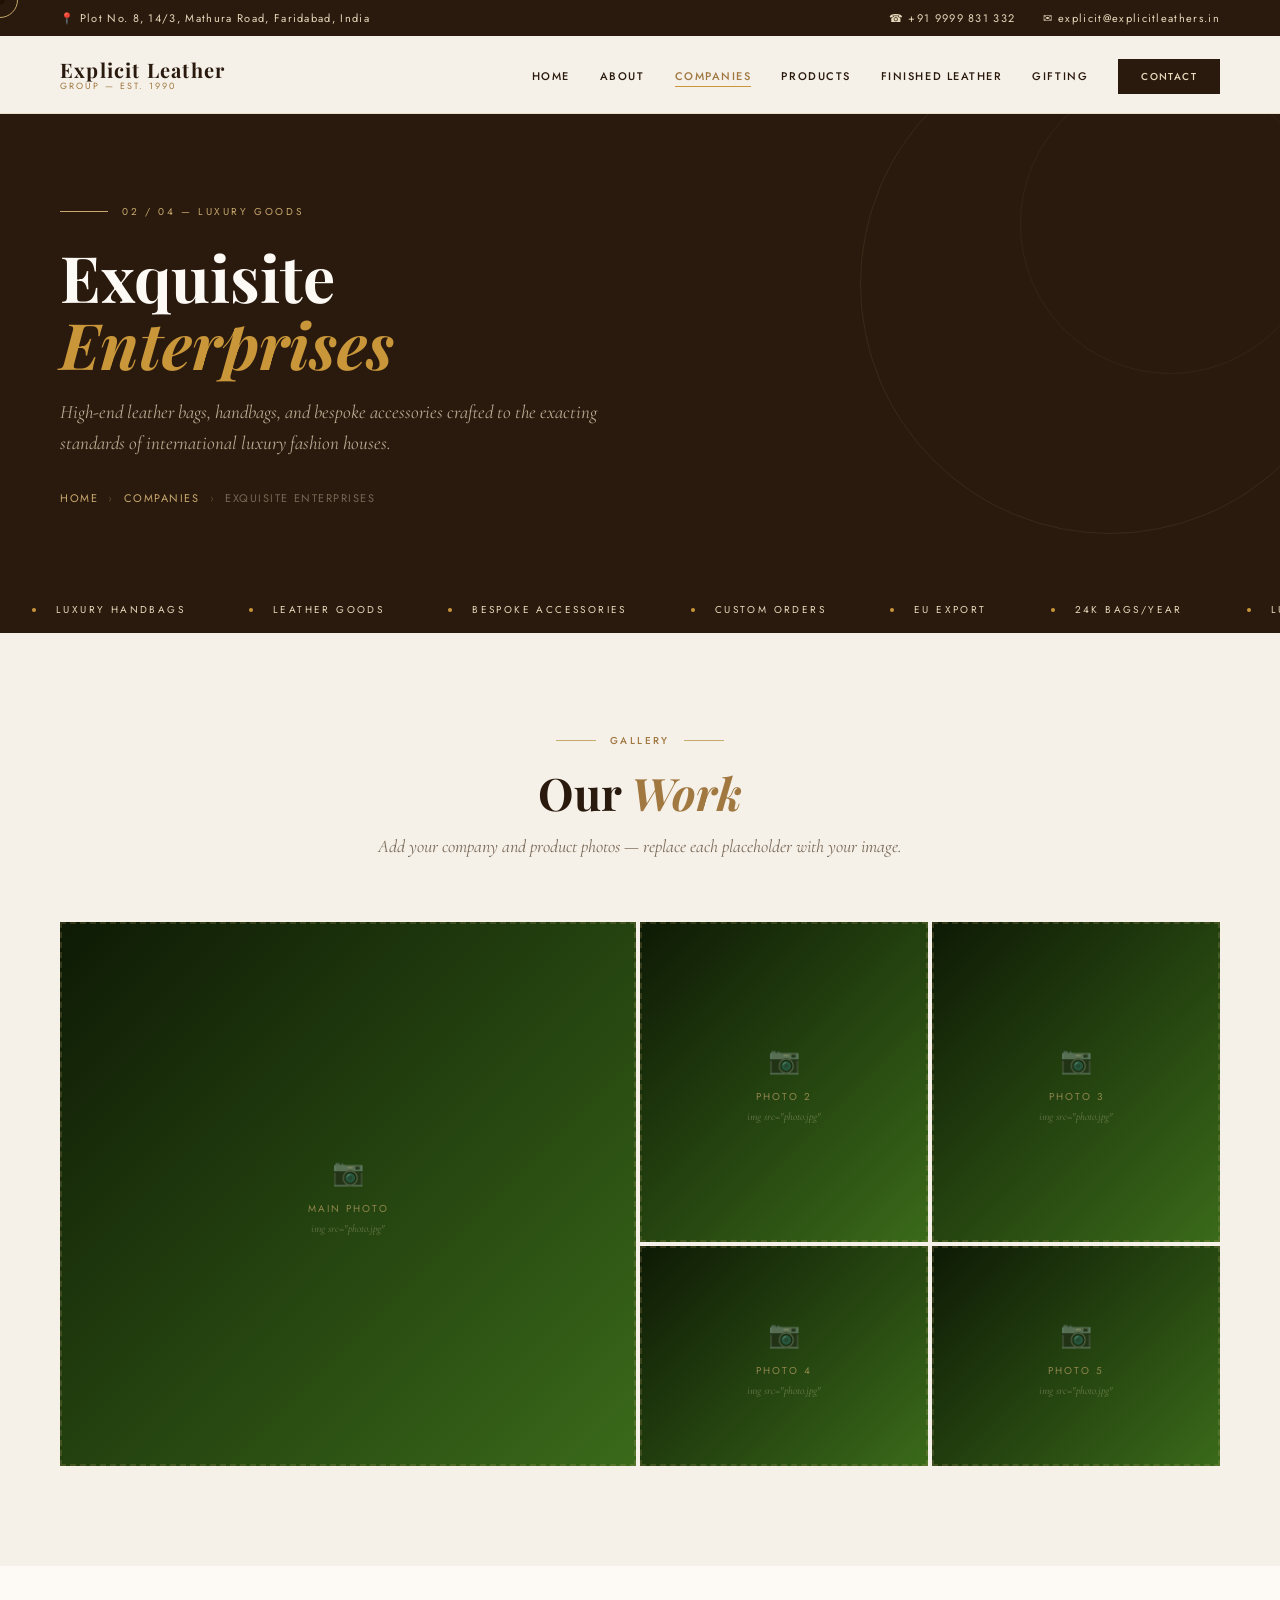
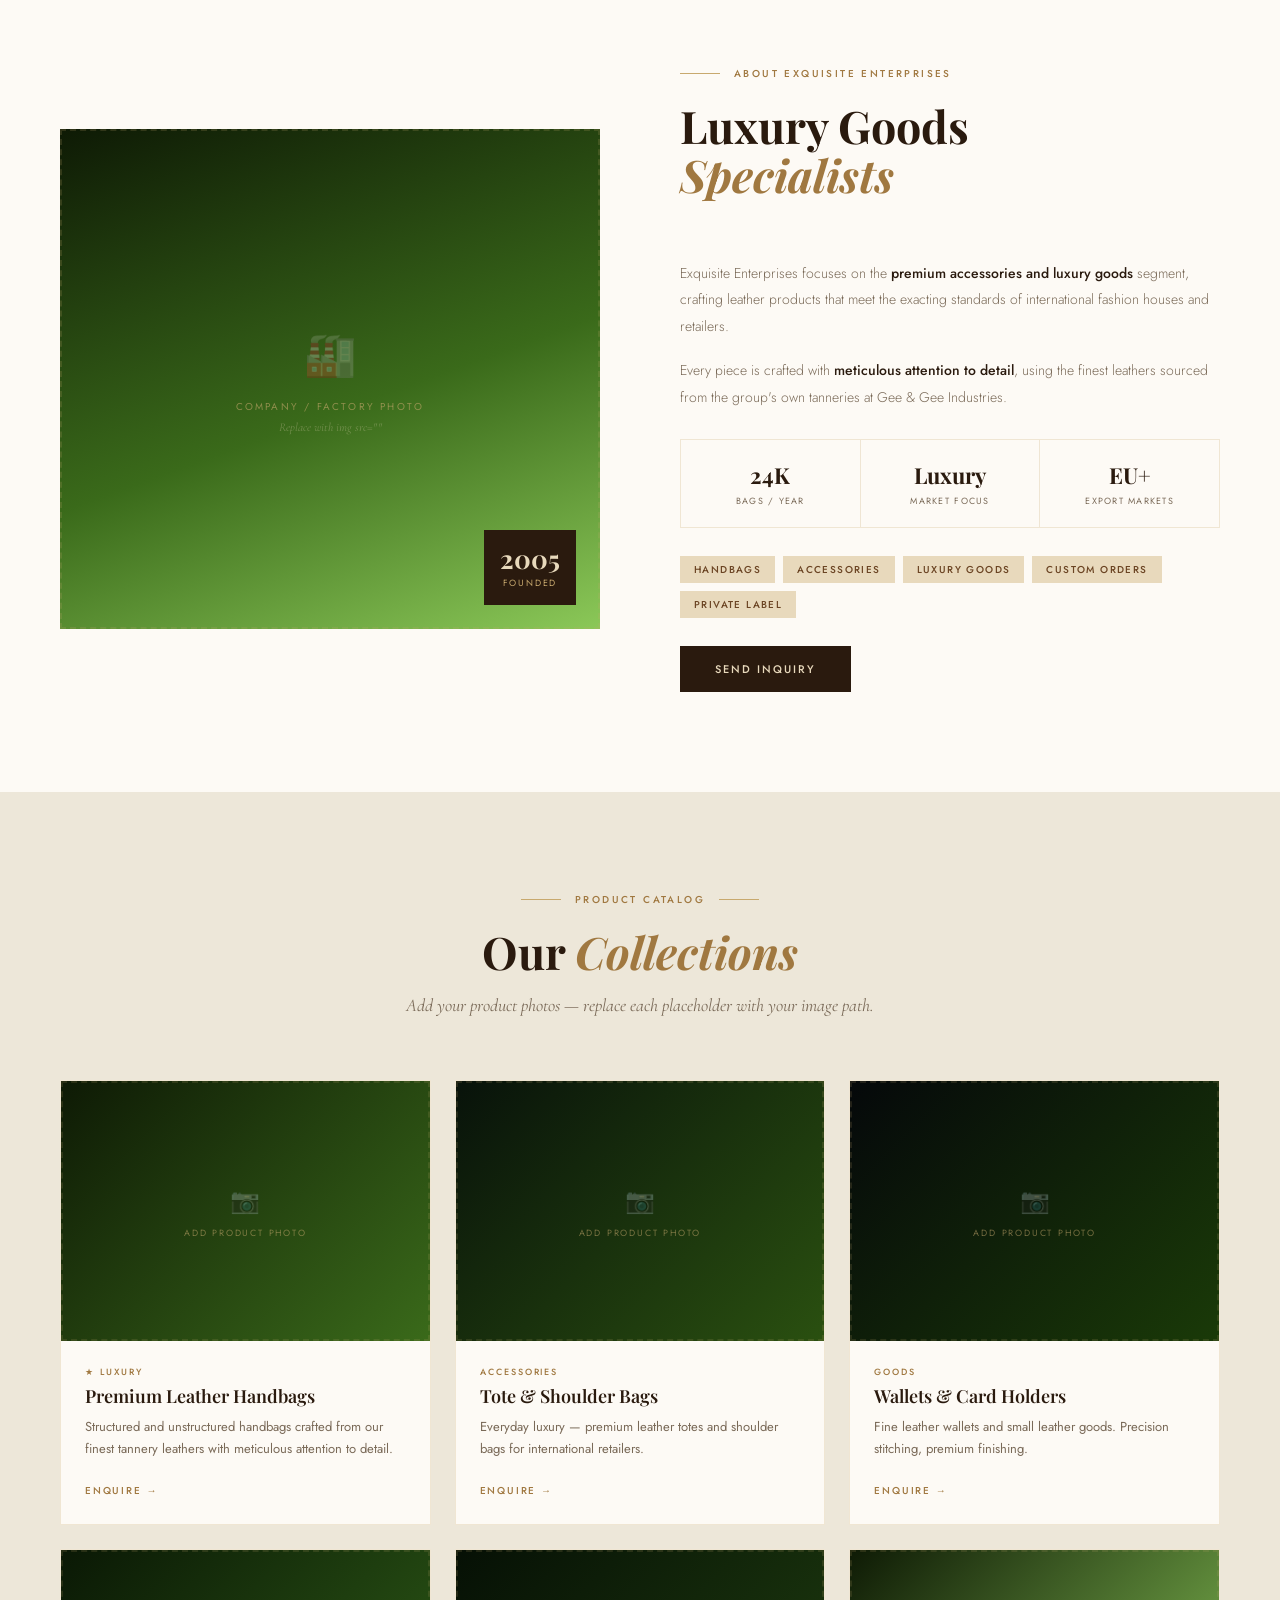
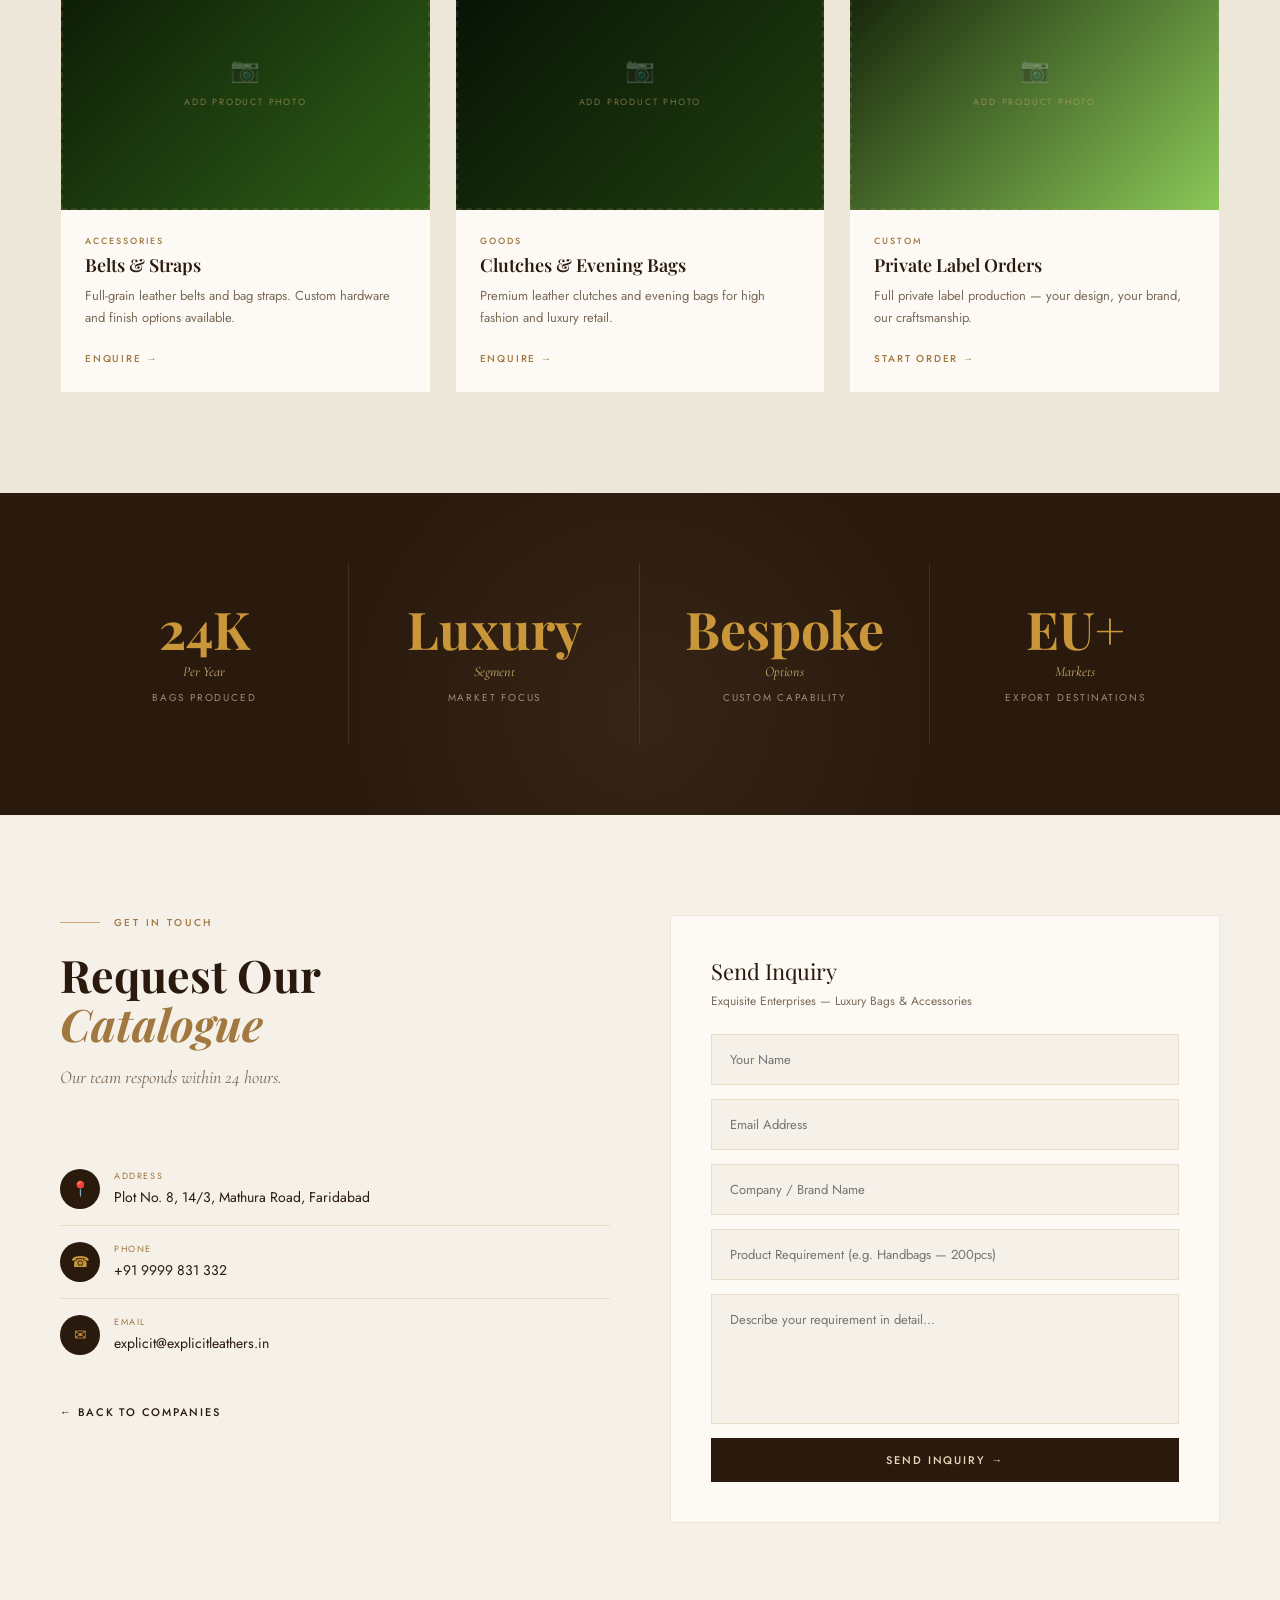
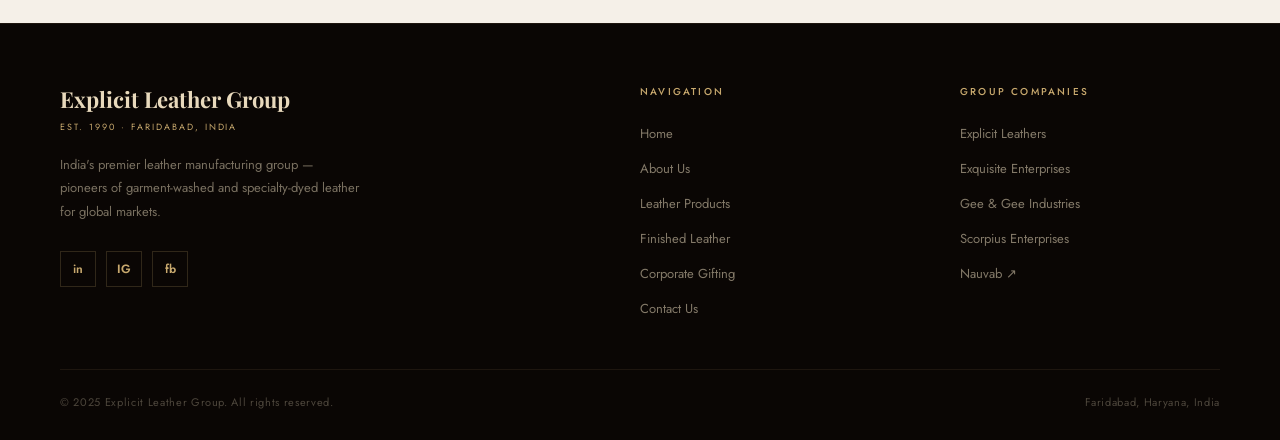
<file: Company exquisite.html>
<!DOCTYPE html>
<html lang="en">
<head>
<meta charset="UTF-8"><meta name="viewport" content="width=device-width,initial-scale=1.0">
<title>Exquisite Enterprises — Explicit Leather Group</title>
<link rel="stylesheet" href="global.css">
<style>
.photo-hero-grid{display:grid;grid-template-columns:2fr 1fr 1fr;grid-template-rows:320px 220px;gap:4px;margin-top:60px}
.ph-item{position:relative;overflow:hidden}
.ph-item:first-child{grid-row:span 2}
.ph-item img{width:100%;height:100%;object-fit:cover;display:block;transition:transform .7s}
.ph-item:hover img{transform:scale(1.04)}
.ph-placeholder{width:100%;height:100%;display:flex;flex-direction:column;align-items:center;justify-content:center;border:2px dashed rgba(200,169,110,.2);transition:border-color .3s;cursor:pointer}
.ph-placeholder:hover{border-color:rgba(200,169,110,.5)}
.ph-icon{font-size:26px;opacity:.38;margin-bottom:10px}
.ph-lbl{font-size:10px;letter-spacing:.2em;text-transform:uppercase;color:var(--tan);opacity:.65}
.ph-sub{font-family:'Cormorant Garamond',serif;font-style:italic;font-size:11px;color:rgba(232,217,188,.35);margin-top:6px}
.products-catalog{padding:100px 60px;background:var(--cream)}
.pg{display:grid;grid-template-columns:repeat(3,1fr);gap:24px;margin-top:60px}
.pcard{background:var(--white);border:1px solid var(--border);overflow:hidden;transition:box-shadow .4s,transform .3s}
.pcard:hover{box-shadow:0 20px 50px rgba(42,26,14,.12);transform:translateY(-4px)}
.pphoto{height:260px;position:relative;overflow:hidden}
.pphoto img{width:100%;height:100%;object-fit:cover;display:block;transition:transform .6s}
.pcard:hover .pphoto img{transform:scale(1.05)}
.pph{width:100%;height:100%;display:flex;flex-direction:column;align-items:center;justify-content:center;border:2px dashed rgba(200,169,110,.15)}
.pph:hover{border-color:rgba(200,169,110,.4)}
.pph-i{font-size:24px;opacity:.3;margin-bottom:8px}
.pph-l{font-size:9px;letter-spacing:.2em;text-transform:uppercase;color:var(--tan);opacity:.55}
.pinfo{padding:24px}
.pcat{font-size:9px;letter-spacing:.22em;text-transform:uppercase;color:var(--tan-dark);font-weight:500;margin-bottom:6px}
.pname{font-family:'Playfair Display',serif;font-size:18px;font-weight:600;color:var(--espresso);margin-bottom:8px}
.pdesc{font-size:13px;color:var(--muted);line-height:1.7;margin-bottom:16px}
.plink{display:inline-flex;align-items:center;gap:8px;color:var(--tan-dark);font-size:10px;letter-spacing:.18em;text-transform:uppercase;font-weight:500;text-decoration:none;transition:gap .3s}
.plink:hover{gap:14px}
.codetail{padding:100px 60px;background:var(--white);display:grid;grid-template-columns:1fr 1fr;gap:80px;align-items:center}
.dvis{position:relative;height:500px;overflow:hidden}
.dvis img{width:100%;height:100%;object-fit:cover;display:block}
.dph{width:100%;height:100%;display:flex;flex-direction:column;align-items:center;justify-content:center;border:2px dashed rgba(200,169,110,.18);cursor:pointer}
.dph:hover{border-color:var(--gold)}
.dph-i{font-size:42px;opacity:.26;margin-bottom:14px}
.dph-l{font-size:10px;letter-spacing:.22em;text-transform:uppercase;color:var(--tan);opacity:.6}
.dph-s{font-family:'Cormorant Garamond',serif;font-style:italic;font-size:12px;color:rgba(232,217,188,.32);margin-top:6px}
.dbadge{position:absolute;bottom:24px;right:24px;background:var(--espresso);color:var(--tan-light);padding:16px;text-align:center;z-index:2}
.dbadge .n{font-family:'Playfair Display',serif;font-size:26px;font-weight:700;line-height:1}
.dbadge .l{font-size:9px;letter-spacing:.2em;text-transform:uppercase;color:var(--tan);margin-top:4px}
.dbody{font-size:14px;color:var(--muted);line-height:1.9;margin-bottom:18px;font-weight:300}
.dbody strong{color:var(--espresso);font-weight:500}
.srow{display:flex;margin:28px 0;border:1px solid var(--border)}
.scell{flex:1;padding:20px;border-right:1px solid var(--border);text-align:center}
.scell:last-child{border-right:none}
.sv{font-family:'Playfair Display',serif;font-size:22px;font-weight:700;color:var(--espresso)}
.sl{font-size:9px;letter-spacing:.14em;text-transform:uppercase;color:var(--muted);margin-top:4px}
.dtags{display:flex;flex-wrap:wrap;gap:8px;margin-top:16px}
.dtag{padding:6px 14px;background:var(--tan-light);color:var(--brown);font-size:10px;letter-spacing:.14em;text-transform:uppercase;font-weight:500}
.inqsec{padding:100px 60px;background:var(--ivory);display:grid;grid-template-columns:1fr 1fr;gap:60px;align-items:start}
.iform{background:var(--white);border:1px solid var(--border);padding:40px}
.iform input,.iform textarea{width:100%;padding:15px 18px;border:1px solid var(--border);background:var(--ivory);font-family:'Jost',sans-serif;font-size:13px;outline:none;transition:.3s;margin-bottom:14px;display:block;box-sizing:border-box}
.iform input:focus,.iform textarea:focus{border-color:var(--gold)}
.iform textarea{min-height:130px;resize:none}
.crow{display:flex;align-items:center;gap:14px;padding:16px 0;border-bottom:1px solid var(--border)}
.crow:last-child{border-bottom:none}
.cico{width:40px;height:40px;background:var(--espresso);border-radius:50%;display:flex;align-items:center;justify-content:center;color:var(--gold);font-size:15px;flex-shrink:0}
.clbl{font-size:9px;letter-spacing:.18em;text-transform:uppercase;color:var(--tan-dark);display:block;margin-bottom:3px}
.cval{font-size:14px;color:var(--espresso)}
</style>
</head>
<body>
<div class="cursor" id="cursor"></div><div class="cursor-ring" id="cursorRing"></div>
<div class="topbar">
  <div>📍 Plot No. 8, 14/3, Mathura Road, Faridabad, India</div>
  <div class="topbar-right"><a href="tel:+919999831332">☎ +91 9999 831 332</a><a href="mailto:explicit@explicitleathers.in">✉ explicit@explicitleathers.in</a></div>
</div>
<nav>
  <a class="nav-logo" href="index.html">Explicit Leather<span>Group — Est. 1990</span></a>
  <ul class="nav-links">
    <li><a href="index.html">Home</a></li><li><a href="about.html">About</a></li>
    <li><a href="companies.html" class="active">Companies</a></li><li><a href="products.html">Products</a></li>
    <li><a href="finished-leather.html">Finished Leather</a></li><li><a href="corporate-gifting.html">Gifting</a></li>
    <li><a href="contact.html" class="nav-cta">Contact</a></li>
  </ul>
</nav>
<div class="page-hero">
  <div class="page-hero-inner fade-up">
    <div class="ph-eyebrow"><div class="line"></div><span>02 / 04 — Luxury Goods</span></div>
    <h1>Exquisite<br><em>Enterprises</em></h1>
    <p>High-end leather bags, handbags, and bespoke accessories crafted to the exacting standards of international luxury fashion houses.</p>
    <div class="breadcrumb"><a href="index.html">Home</a><span class="breadcrumb-sep">›</span><a href="companies.html">Companies</a><span class="breadcrumb-sep">›</span><span>Exquisite Enterprises</span></div>
  </div>
</div>
<div class="marquee-strip"><div class="marquee-track"><div class="marquee-item"><span class="marquee-dot"></span>Luxury Handbags</div><div class="marquee-item"><span class="marquee-dot"></span>Leather Goods</div><div class="marquee-item"><span class="marquee-dot"></span>Bespoke Accessories</div><div class="marquee-item"><span class="marquee-dot"></span>Custom Orders</div><div class="marquee-item"><span class="marquee-dot"></span>EU Export</div><div class="marquee-item"><span class="marquee-dot"></span>24K Bags/Year</div><div class="marquee-item"><span class="marquee-dot"></span>Luxury Handbags</div><div class="marquee-item"><span class="marquee-dot"></span>Leather Goods</div><div class="marquee-item"><span class="marquee-dot"></span>Bespoke Accessories</div><div class="marquee-item"><span class="marquee-dot"></span>Custom Orders</div><div class="marquee-item"><span class="marquee-dot"></span>EU Export</div><div class="marquee-item"><span class="marquee-dot"></span>24K Bags/Year</div></div></div>

<section style="padding:100px 60px;background:var(--ivory)">
  <div class="section-header fade-up">
    <div class="section-eyebrow"><div class="eyebrow-line"></div><span>Gallery</span><div class="eyebrow-line"></div></div>
    <h2 class="section-title">Our <em>Work</em></h2>
    <p class="section-desc">Add your company and product photos — replace each placeholder with your image.</p>
  </div>
  <div class="photo-hero-grid fade-up">
    <div class="ph-item" style="background:linear-gradient(135deg,#0e1a05,#3a6a1a)">
      <!-- TO ADD: replace div below with <img src="your-main-photo.jpg" alt="Photo"> -->
      <div class="ph-placeholder"><div class="ph-icon">📷</div><div class="ph-lbl">Main Photo</div><div class="ph-sub">img src="photo.jpg"</div></div>
    </div>
    <div class="ph-item" style="background:linear-gradient(135deg,#0e1a05,#3a6a1a)">
      <div class="ph-placeholder"><div class="ph-icon">📷</div><div class="ph-lbl">Photo 2</div><div class="ph-sub">img src="photo.jpg"</div></div>
    </div>
    <div class="ph-item" style="background:linear-gradient(135deg,#0e1a05,#3a6a1a)">
      <div class="ph-placeholder"><div class="ph-icon">📷</div><div class="ph-lbl">Photo 3</div><div class="ph-sub">img src="photo.jpg"</div></div>
    </div>
    <div class="ph-item" style="background:linear-gradient(135deg,#0e1a05,#3a6a1a)">
      <div class="ph-placeholder"><div class="ph-icon">📷</div><div class="ph-lbl">Photo 4</div><div class="ph-sub">img src="photo.jpg"</div></div>
    </div>
    <div class="ph-item" style="background:linear-gradient(135deg,#0e1a05,#3a6a1a)">
      <div class="ph-placeholder"><div class="ph-icon">📷</div><div class="ph-lbl">Photo 5</div><div class="ph-sub">img src="photo.jpg"</div></div>
    </div>
  </div>
</section>

<section class="codetail">
  <div class="dvis fade-up" style="background:linear-gradient(160deg,#0e1a05,#3a6a1a 55%,#8BC858)">
    <!-- <img src="company-photo.jpg" alt="Luxury Goods"> -->
    <div class="dph"><div class="dph-i">🏭</div><div class="dph-l">Company / Factory Photo</div><div class="dph-s">Replace with img src=""</div></div>
    <div class="dbadge"><div class="n">2005</div><div class="l">Founded</div></div>
  </div>
  <div class="fade-up">
    <div class="section-header left">
      <div class="section-eyebrow left"><div class="eyebrow-line"></div><span>About Exquisite Enterprises</span></div>
      <h2 class="section-title">Luxury Goods<br><em>Specialists</em></h2>
    </div>
    <p class="dbody">Exquisite Enterprises focuses on the <strong>premium accessories and luxury goods</strong> segment, crafting leather products that meet the exacting standards of international fashion houses and retailers.</p>
    <p class="dbody">Every piece is crafted with <strong>meticulous attention to detail</strong>, using the finest leathers sourced from the group's own tanneries at Gee &amp; Gee Industries.</p>
    <div class="srow">
      <div class="scell"><div class="sv">24K</div><div class="sl">Bags / Year</div></div>
      <div class="scell"><div class="sv">Luxury</div><div class="sl">Market Focus</div></div>
      <div class="scell"><div class="sv">EU+</div><div class="sl">Export Markets</div></div>
    </div>
    <div class="dtags"><span class="dtag">Handbags</span><span class="dtag">Accessories</span><span class="dtag">Luxury Goods</span><span class="dtag">Custom Orders</span><span class="dtag">Private Label</span></div>
    <div style="margin-top:28px"><a href="contact.html" class="btn-primary">Send Inquiry</a></div>
  </div>
</section>
<section class="products-catalog">
  <div class="section-header fade-up">
    <div class="section-eyebrow"><div class="eyebrow-line"></div><span>Product Catalog</span><div class="eyebrow-line"></div></div>
    <h2 class="section-title">Our <em>Collections</em></h2>
    <p class="section-desc">Add your product photos — replace each placeholder with your image path.</p>
  </div>
  <div class="pg">
    <div class="pcard fade-up">
      <div class="pphoto" style="background:linear-gradient(135deg,#0e1a05,#3a6a1a)">
        <!-- <img src="product.jpg" alt="Premium Leather Handbags"> -->
        <div class="pph"><div class="pph-i">📷</div><div class="pph-l">Add Product Photo</div></div>
      </div>
      <div class="pinfo">
        <div class="pcat">★ Luxury</div>
        <div class="pname">Premium Leather Handbags</div>
        <div class="pdesc">Structured and unstructured handbags crafted from our finest tannery leathers with meticulous attention to detail.</div>
        <a href="contact.html" class="plink">Enquire →</a>
      </div>
    </div>
    <div class="pcard fade-up">
      <div class="pphoto" style="background:linear-gradient(135deg,#08120a,#2a5010)">
        <!-- <img src="product.jpg" alt="Tote &amp; Shoulder Bags"> -->
        <div class="pph"><div class="pph-i">📷</div><div class="pph-l">Add Product Photo</div></div>
      </div>
      <div class="pinfo">
        <div class="pcat">Accessories</div>
        <div class="pname">Tote &amp; Shoulder Bags</div>
        <div class="pdesc">Everyday luxury — premium leather totes and shoulder bags for international retailers.</div>
        <a href="contact.html" class="plink">Enquire →</a>
      </div>
    </div>
    <div class="pcard fade-up">
      <div class="pphoto" style="background:linear-gradient(135deg,#05080a,#1a3a08)">
        <!-- <img src="product.jpg" alt="Wallets &amp; Card Holders"> -->
        <div class="pph"><div class="pph-i">📷</div><div class="pph-l">Add Product Photo</div></div>
      </div>
      <div class="pinfo">
        <div class="pcat">Goods</div>
        <div class="pname">Wallets &amp; Card Holders</div>
        <div class="pdesc">Fine leather wallets and small leather goods. Precision stitching, premium finishing.</div>
        <a href="contact.html" class="plink">Enquire →</a>
      </div>
    </div>
    <div class="pcard fade-up">
      <div class="pphoto" style="background:linear-gradient(135deg,#0a1805,#306018)">
        <!-- <img src="product.jpg" alt="Belts &amp; Straps"> -->
        <div class="pph"><div class="pph-i">📷</div><div class="pph-l">Add Product Photo</div></div>
      </div>
      <div class="pinfo">
        <div class="pcat">Accessories</div>
        <div class="pname">Belts &amp; Straps</div>
        <div class="pdesc">Full-grain leather belts and bag straps. Custom hardware and finish options available.</div>
        <a href="contact.html" class="plink">Enquire →</a>
      </div>
    </div>
    <div class="pcard fade-up">
      <div class="pphoto" style="background:linear-gradient(135deg,#061005,#204010)">
        <!-- <img src="product.jpg" alt="Clutches &amp; Evening Bags"> -->
        <div class="pph"><div class="pph-i">📷</div><div class="pph-l">Add Product Photo</div></div>
      </div>
      <div class="pinfo">
        <div class="pcat">Goods</div>
        <div class="pname">Clutches &amp; Evening Bags</div>
        <div class="pdesc">Premium leather clutches and evening bags for high fashion and luxury retail.</div>
        <a href="contact.html" class="plink">Enquire →</a>
      </div>
    </div>
    <div class="pcard fade-up">
      <div class="pphoto" style="background:linear-gradient(135deg,#0e1a05,#8BC858)">
        <!-- <img src="product.jpg" alt="Private Label Orders"> -->
        <div class="pph"><div class="pph-i">📷</div><div class="pph-l">Add Product Photo</div></div>
      </div>
      <div class="pinfo">
        <div class="pcat">Custom</div>
        <div class="pname">Private Label Orders</div>
        <div class="pdesc">Full private label production — your design, your brand, our craftsmanship.</div>
        <a href="contact.html" class="plink">Start Order →</a>
      </div>
    </div></div>
</section>

<section class="stats-banner">
  <div class="stat-item fade-up"><div class="stat-num">24K</div><span class="stat-unit">Per Year</span><div class="stat-label">Bags Produced</div></div>
  <div class="stat-item fade-up"><div class="stat-num">Luxury</div><span class="stat-unit">Segment</span><div class="stat-label">Market Focus</div></div>
  <div class="stat-item fade-up"><div class="stat-num">Bespoke</div><span class="stat-unit">Options</span><div class="stat-label">Custom Capability</div></div>
  <div class="stat-item fade-up"><div class="stat-num">EU+</div><span class="stat-unit">Markets</span><div class="stat-label">Export Destinations</div></div>
</section>

<section class="inqsec">
  <div class="fade-up">
    <div class="section-header left">
      <div class="section-eyebrow left"><div class="eyebrow-line"></div><span>Get In Touch</span></div>
      <h2 class="section-title">Request Our<br><em>Catalogue</em></h2>
      <p class="section-desc">Our team responds within 24 hours.</p>
    </div>
    <div style="margin-top:32px">
      <div class="crow"><div class="cico">📍</div><div><span class="clbl">Address</span><span class="cval">Plot No. 8, 14/3, Mathura Road, Faridabad</span></div></div>
      <div class="crow"><div class="cico">☎</div><div><span class="clbl">Phone</span><span class="cval">+91 9999 831 332</span></div></div>
      <div class="crow"><div class="cico">✉</div><div><span class="clbl">Email</span><span class="cval">explicit@explicitleathers.in</span></div></div>
    </div>
    <div style="margin-top:28px"><a href="companies.html" class="btn-ghost">← Back to Companies <span class="arr"></span></a></div>
  </div>
  <div class="iform fade-up">
    <div style="font-family:'Playfair Display',serif;font-size:22px;color:var(--espresso);margin-bottom:6px">Send Inquiry</div>
    <div style="font-size:12px;color:var(--muted);margin-bottom:24px">Exquisite Enterprises — Luxury Bags &amp; Accessories</div>
    <input type="text" placeholder="Your Name">
    <input type="email" placeholder="Email Address">
    <input type="text" placeholder="Company / Brand Name">
    <input type="text" placeholder="Product Requirement (e.g. Handbags — 200pcs)">
    <textarea placeholder="Describe your requirement in detail..."></textarea>
    <button class="btn-primary" style="width:100%;border:none;cursor:pointer;font-family:'Jost',sans-serif;font-size:11px;letter-spacing:.18em">Send Inquiry →</button>
  </div>
</section>
<footer>
  <div class="footer-grid">
    <div><div class="footer-brand-name">Explicit Leather Group</div><div class="footer-brand-sub">Est. 1990 · Faridabad, India</div><p class="footer-desc">India's premier leather manufacturing group — pioneers of garment-washed and specialty-dyed leather for global markets.</p><div class="footer-social"><a class="social-btn" href="#">in</a><a class="social-btn" href="#">IG</a><a class="social-btn" href="#">fb</a></div></div>
    <div><div class="footer-col-title">Navigation</div><ul class="footer-links"><li><a href="index.html">Home</a></li><li><a href="about.html">About Us</a></li><li><a href="products.html">Leather Products</a></li><li><a href="finished-leather.html">Finished Leather</a></li><li><a href="corporate-gifting.html">Corporate Gifting</a></li><li><a href="contact.html">Contact Us</a></li></ul></div>
    <div><div class="footer-col-title">Group Companies</div><ul class="footer-links">
      <li><a href="company-explicit-leathers.html">Explicit Leathers</a></li>
      <li><a href="company-exquisite.html">Exquisite Enterprises</a></li>
      <li><a href="company-gee-gee.html">Gee &amp; Gee Industries</a></li>
      <li><a href="company-scorpius.html">Scorpius Enterprises</a></li>
      <li><a href="https://nauvab.com/" target="_blank">Nauvab ↗</a></li>
    </ul></div>
  </div>
  <div class="footer-bottom"><span>© 2025 Explicit Leather Group. All rights reserved.</span><span>Faridabad, Haryana, India</span></div>
</footer>
<a class="scroll-top" href="#" id="scrollTop">↑</a>
<script src="common.js"></script>
</body></html>
</file>
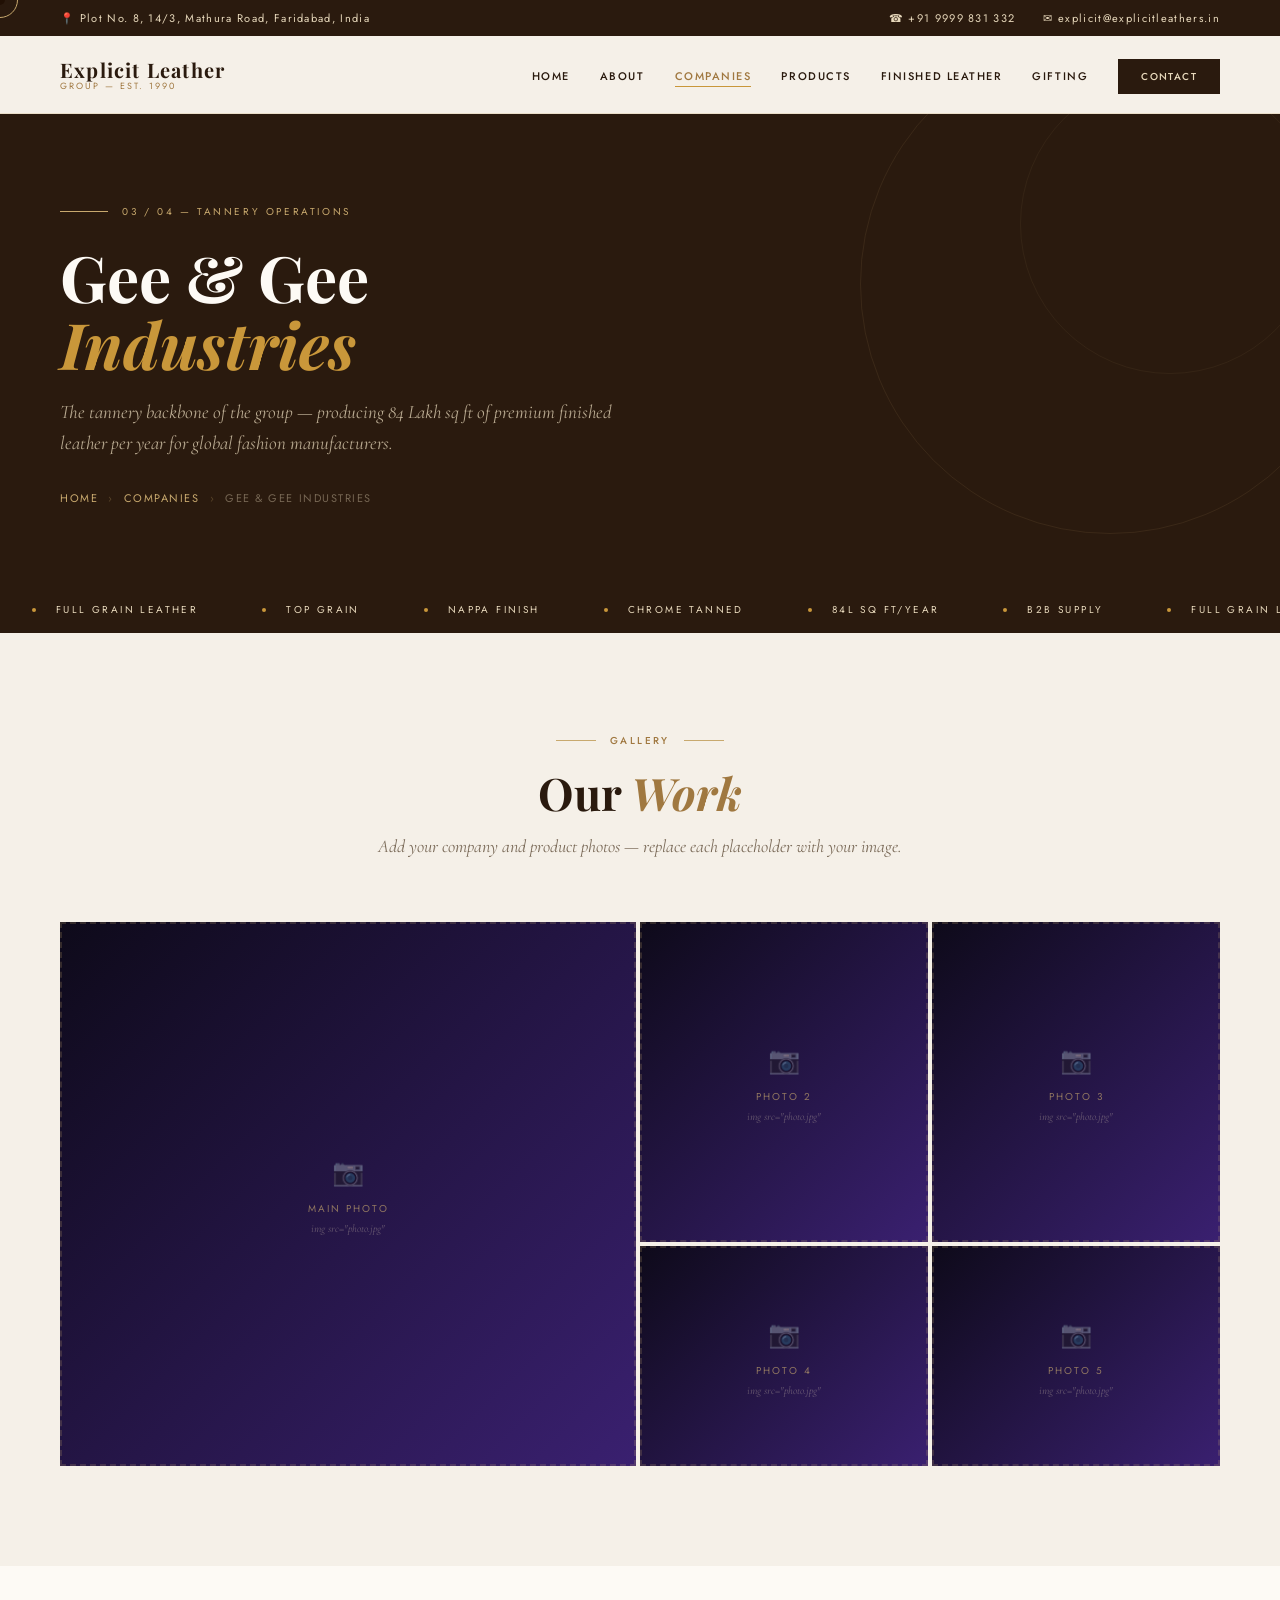
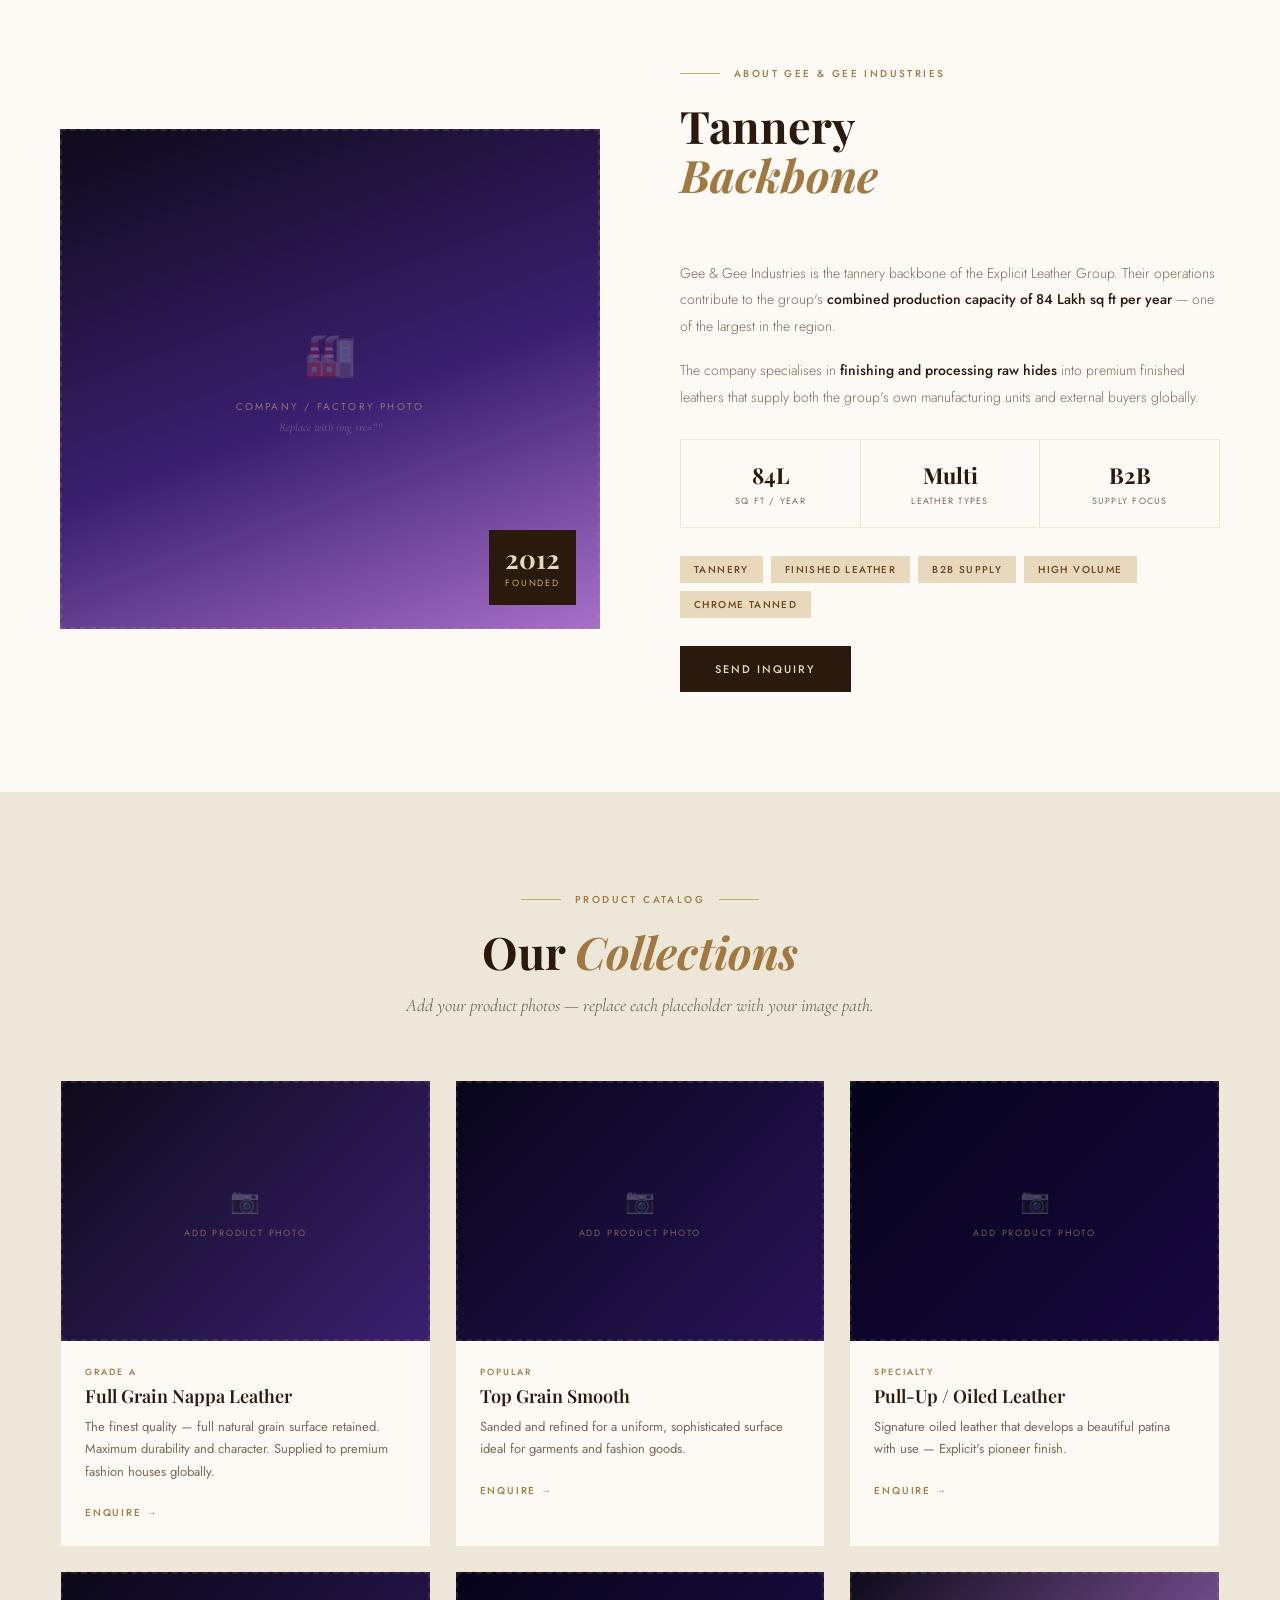
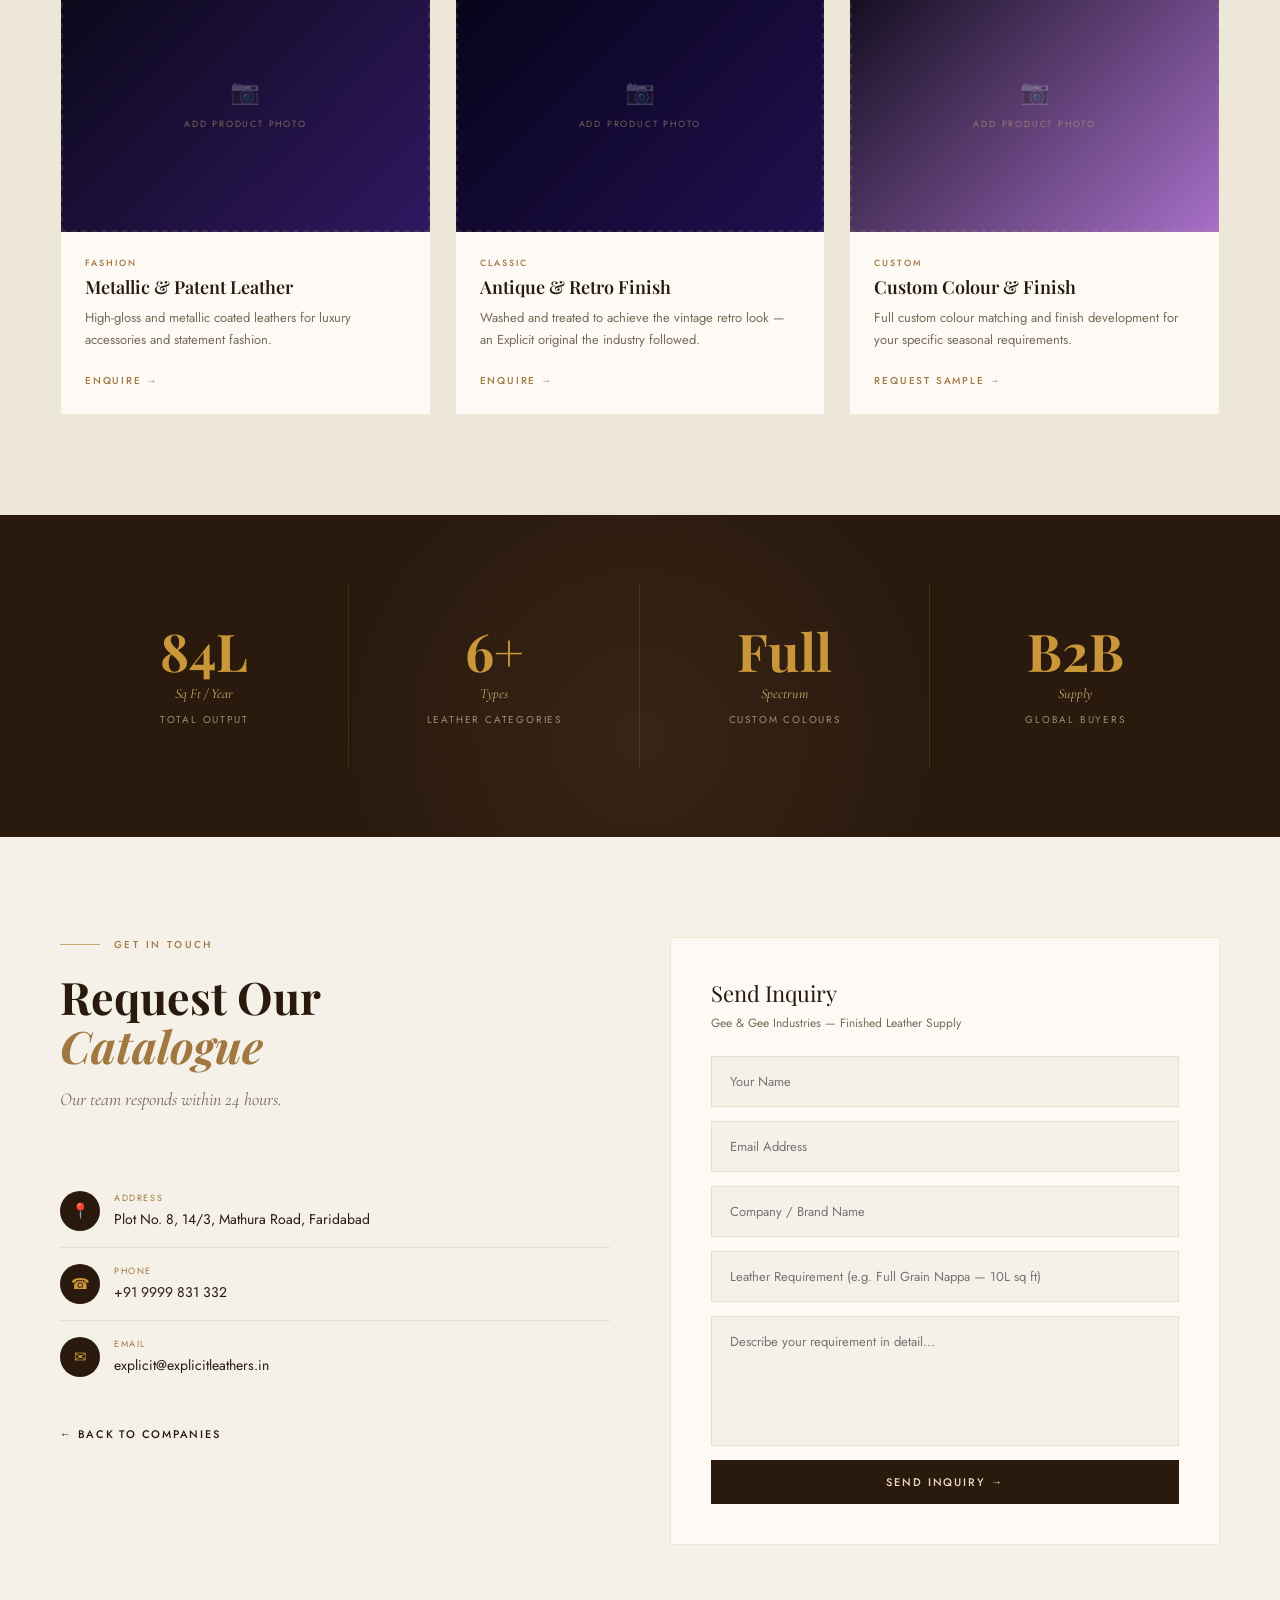
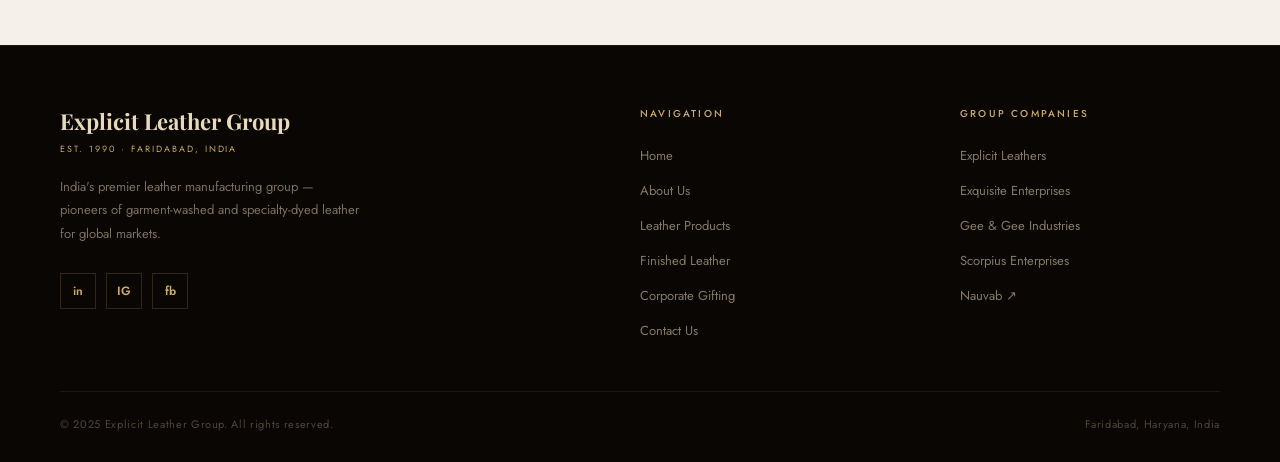
<file: Company gee gee.html>
<!DOCTYPE html>
<html lang="en">
<head>
<meta charset="UTF-8"><meta name="viewport" content="width=device-width,initial-scale=1.0">
<title>Gee & Gee Industries — Explicit Leather Group</title>
<link rel="stylesheet" href="global.css">
<style>
.photo-hero-grid{display:grid;grid-template-columns:2fr 1fr 1fr;grid-template-rows:320px 220px;gap:4px;margin-top:60px}
.ph-item{position:relative;overflow:hidden}
.ph-item:first-child{grid-row:span 2}
.ph-item img{width:100%;height:100%;object-fit:cover;display:block;transition:transform .7s}
.ph-item:hover img{transform:scale(1.04)}
.ph-placeholder{width:100%;height:100%;display:flex;flex-direction:column;align-items:center;justify-content:center;border:2px dashed rgba(200,169,110,.2);transition:border-color .3s;cursor:pointer}
.ph-placeholder:hover{border-color:rgba(200,169,110,.5)}
.ph-icon{font-size:26px;opacity:.38;margin-bottom:10px}
.ph-lbl{font-size:10px;letter-spacing:.2em;text-transform:uppercase;color:var(--tan);opacity:.65}
.ph-sub{font-family:'Cormorant Garamond',serif;font-style:italic;font-size:11px;color:rgba(232,217,188,.35);margin-top:6px}
.products-catalog{padding:100px 60px;background:var(--cream)}
.pg{display:grid;grid-template-columns:repeat(3,1fr);gap:24px;margin-top:60px}
.pcard{background:var(--white);border:1px solid var(--border);overflow:hidden;transition:box-shadow .4s,transform .3s}
.pcard:hover{box-shadow:0 20px 50px rgba(42,26,14,.12);transform:translateY(-4px)}
.pphoto{height:260px;position:relative;overflow:hidden}
.pphoto img{width:100%;height:100%;object-fit:cover;display:block;transition:transform .6s}
.pcard:hover .pphoto img{transform:scale(1.05)}
.pph{width:100%;height:100%;display:flex;flex-direction:column;align-items:center;justify-content:center;border:2px dashed rgba(200,169,110,.15)}
.pph:hover{border-color:rgba(200,169,110,.4)}
.pph-i{font-size:24px;opacity:.3;margin-bottom:8px}
.pph-l{font-size:9px;letter-spacing:.2em;text-transform:uppercase;color:var(--tan);opacity:.55}
.pinfo{padding:24px}
.pcat{font-size:9px;letter-spacing:.22em;text-transform:uppercase;color:var(--tan-dark);font-weight:500;margin-bottom:6px}
.pname{font-family:'Playfair Display',serif;font-size:18px;font-weight:600;color:var(--espresso);margin-bottom:8px}
.pdesc{font-size:13px;color:var(--muted);line-height:1.7;margin-bottom:16px}
.plink{display:inline-flex;align-items:center;gap:8px;color:var(--tan-dark);font-size:10px;letter-spacing:.18em;text-transform:uppercase;font-weight:500;text-decoration:none;transition:gap .3s}
.plink:hover{gap:14px}
.codetail{padding:100px 60px;background:var(--white);display:grid;grid-template-columns:1fr 1fr;gap:80px;align-items:center}
.dvis{position:relative;height:500px;overflow:hidden}
.dvis img{width:100%;height:100%;object-fit:cover;display:block}
.dph{width:100%;height:100%;display:flex;flex-direction:column;align-items:center;justify-content:center;border:2px dashed rgba(200,169,110,.18);cursor:pointer}
.dph:hover{border-color:var(--gold)}
.dph-i{font-size:42px;opacity:.26;margin-bottom:14px}
.dph-l{font-size:10px;letter-spacing:.22em;text-transform:uppercase;color:var(--tan);opacity:.6}
.dph-s{font-family:'Cormorant Garamond',serif;font-style:italic;font-size:12px;color:rgba(232,217,188,.32);margin-top:6px}
.dbadge{position:absolute;bottom:24px;right:24px;background:var(--espresso);color:var(--tan-light);padding:16px;text-align:center;z-index:2}
.dbadge .n{font-family:'Playfair Display',serif;font-size:26px;font-weight:700;line-height:1}
.dbadge .l{font-size:9px;letter-spacing:.2em;text-transform:uppercase;color:var(--tan);margin-top:4px}
.dbody{font-size:14px;color:var(--muted);line-height:1.9;margin-bottom:18px;font-weight:300}
.dbody strong{color:var(--espresso);font-weight:500}
.srow{display:flex;margin:28px 0;border:1px solid var(--border)}
.scell{flex:1;padding:20px;border-right:1px solid var(--border);text-align:center}
.scell:last-child{border-right:none}
.sv{font-family:'Playfair Display',serif;font-size:22px;font-weight:700;color:var(--espresso)}
.sl{font-size:9px;letter-spacing:.14em;text-transform:uppercase;color:var(--muted);margin-top:4px}
.dtags{display:flex;flex-wrap:wrap;gap:8px;margin-top:16px}
.dtag{padding:6px 14px;background:var(--tan-light);color:var(--brown);font-size:10px;letter-spacing:.14em;text-transform:uppercase;font-weight:500}
.inqsec{padding:100px 60px;background:var(--ivory);display:grid;grid-template-columns:1fr 1fr;gap:60px;align-items:start}
.iform{background:var(--white);border:1px solid var(--border);padding:40px}
.iform input,.iform textarea{width:100%;padding:15px 18px;border:1px solid var(--border);background:var(--ivory);font-family:'Jost',sans-serif;font-size:13px;outline:none;transition:.3s;margin-bottom:14px;display:block;box-sizing:border-box}
.iform input:focus,.iform textarea:focus{border-color:var(--gold)}
.iform textarea{min-height:130px;resize:none}
.crow{display:flex;align-items:center;gap:14px;padding:16px 0;border-bottom:1px solid var(--border)}
.crow:last-child{border-bottom:none}
.cico{width:40px;height:40px;background:var(--espresso);border-radius:50%;display:flex;align-items:center;justify-content:center;color:var(--gold);font-size:15px;flex-shrink:0}
.clbl{font-size:9px;letter-spacing:.18em;text-transform:uppercase;color:var(--tan-dark);display:block;margin-bottom:3px}
.cval{font-size:14px;color:var(--espresso)}
</style>
</head>
<body>
<div class="cursor" id="cursor"></div><div class="cursor-ring" id="cursorRing"></div>
<div class="topbar">
  <div>📍 Plot No. 8, 14/3, Mathura Road, Faridabad, India</div>
  <div class="topbar-right"><a href="tel:+919999831332">☎ +91 9999 831 332</a><a href="mailto:explicit@explicitleathers.in">✉ explicit@explicitleathers.in</a></div>
</div>
<nav>
  <a class="nav-logo" href="index.html">Explicit Leather<span>Group — Est. 1990</span></a>
  <ul class="nav-links">
    <li><a href="index.html">Home</a></li><li><a href="about.html">About</a></li>
    <li><a href="companies.html" class="active">Companies</a></li><li><a href="products.html">Products</a></li>
    <li><a href="finished-leather.html">Finished Leather</a></li><li><a href="corporate-gifting.html">Gifting</a></li>
    <li><a href="contact.html" class="nav-cta">Contact</a></li>
  </ul>
</nav>
<div class="page-hero">
  <div class="page-hero-inner fade-up">
    <div class="ph-eyebrow"><div class="line"></div><span>03 / 04 — Tannery Operations</span></div>
    <h1>Gee &amp; Gee<br><em>Industries</em></h1>
    <p>The tannery backbone of the group — producing 84 Lakh sq ft of premium finished leather per year for global fashion manufacturers.</p>
    <div class="breadcrumb"><a href="index.html">Home</a><span class="breadcrumb-sep">›</span><a href="companies.html">Companies</a><span class="breadcrumb-sep">›</span><span>Gee & Gee Industries</span></div>
  </div>
</div>
<div class="marquee-strip"><div class="marquee-track"><div class="marquee-item"><span class="marquee-dot"></span>Full Grain Leather</div><div class="marquee-item"><span class="marquee-dot"></span>Top Grain</div><div class="marquee-item"><span class="marquee-dot"></span>Nappa Finish</div><div class="marquee-item"><span class="marquee-dot"></span>Chrome Tanned</div><div class="marquee-item"><span class="marquee-dot"></span>84L Sq Ft/Year</div><div class="marquee-item"><span class="marquee-dot"></span>B2B Supply</div><div class="marquee-item"><span class="marquee-dot"></span>Full Grain Leather</div><div class="marquee-item"><span class="marquee-dot"></span>Top Grain</div><div class="marquee-item"><span class="marquee-dot"></span>Nappa Finish</div><div class="marquee-item"><span class="marquee-dot"></span>Chrome Tanned</div><div class="marquee-item"><span class="marquee-dot"></span>84L Sq Ft/Year</div><div class="marquee-item"><span class="marquee-dot"></span>B2B Supply</div></div></div>

<section style="padding:100px 60px;background:var(--ivory)">
  <div class="section-header fade-up">
    <div class="section-eyebrow"><div class="eyebrow-line"></div><span>Gallery</span><div class="eyebrow-line"></div></div>
    <h2 class="section-title">Our <em>Work</em></h2>
    <p class="section-desc">Add your company and product photos — replace each placeholder with your image.</p>
  </div>
  <div class="photo-hero-grid fade-up">
    <div class="ph-item" style="background:linear-gradient(135deg,#0e0a1a,#3a2070)">
      <!-- TO ADD: replace div below with <img src="your-main-photo.jpg" alt="Photo"> -->
      <div class="ph-placeholder"><div class="ph-icon">📷</div><div class="ph-lbl">Main Photo</div><div class="ph-sub">img src="photo.jpg"</div></div>
    </div>
    <div class="ph-item" style="background:linear-gradient(135deg,#0e0a1a,#3a2070)">
      <div class="ph-placeholder"><div class="ph-icon">📷</div><div class="ph-lbl">Photo 2</div><div class="ph-sub">img src="photo.jpg"</div></div>
    </div>
    <div class="ph-item" style="background:linear-gradient(135deg,#0e0a1a,#3a2070)">
      <div class="ph-placeholder"><div class="ph-icon">📷</div><div class="ph-lbl">Photo 3</div><div class="ph-sub">img src="photo.jpg"</div></div>
    </div>
    <div class="ph-item" style="background:linear-gradient(135deg,#0e0a1a,#3a2070)">
      <div class="ph-placeholder"><div class="ph-icon">📷</div><div class="ph-lbl">Photo 4</div><div class="ph-sub">img src="photo.jpg"</div></div>
    </div>
    <div class="ph-item" style="background:linear-gradient(135deg,#0e0a1a,#3a2070)">
      <div class="ph-placeholder"><div class="ph-icon">📷</div><div class="ph-lbl">Photo 5</div><div class="ph-sub">img src="photo.jpg"</div></div>
    </div>
  </div>
</section>

<section class="codetail">
  <div class="dvis fade-up" style="background:linear-gradient(160deg,#0e0a1a,#3a2070 55%,#A870C8)">
    <!-- <img src="company-photo.jpg" alt="Tannery"> -->
    <div class="dph"><div class="dph-i">🏭</div><div class="dph-l">Company / Factory Photo</div><div class="dph-s">Replace with img src=""</div></div>
    <div class="dbadge"><div class="n">2012</div><div class="l">Founded</div></div>
  </div>
  <div class="fade-up">
    <div class="section-header left">
      <div class="section-eyebrow left"><div class="eyebrow-line"></div><span>About Gee &amp; Gee Industries</span></div>
      <h2 class="section-title">Tannery<br><em>Backbone</em></h2>
    </div>
    <p class="dbody">Gee &amp; Gee Industries is the tannery backbone of the Explicit Leather Group. Their operations contribute to the group's <strong>combined production capacity of 84 Lakh sq ft per year</strong> — one of the largest in the region.</p>
    <p class="dbody">The company specialises in <strong>finishing and processing raw hides</strong> into premium finished leathers that supply both the group's own manufacturing units and external buyers globally.</p>
    <div class="srow">
      <div class="scell"><div class="sv">84L</div><div class="sl">Sq Ft / Year</div></div>
      <div class="scell"><div class="sv">Multi</div><div class="sl">Leather Types</div></div>
      <div class="scell"><div class="sv">B2B</div><div class="sl">Supply Focus</div></div>
    </div>
    <div class="dtags"><span class="dtag">Tannery</span><span class="dtag">Finished Leather</span><span class="dtag">B2B Supply</span><span class="dtag">High Volume</span><span class="dtag">Chrome Tanned</span></div>
    <div style="margin-top:28px"><a href="contact.html" class="btn-primary">Send Inquiry</a></div>
  </div>
</section>
<section class="products-catalog">
  <div class="section-header fade-up">
    <div class="section-eyebrow"><div class="eyebrow-line"></div><span>Product Catalog</span><div class="eyebrow-line"></div></div>
    <h2 class="section-title">Our <em>Collections</em></h2>
    <p class="section-desc">Add your product photos — replace each placeholder with your image path.</p>
  </div>
  <div class="pg">
    <div class="pcard fade-up">
      <div class="pphoto" style="background:linear-gradient(135deg,#0e0a1a,#3a2070)">
        <!-- <img src="product.jpg" alt="Full Grain Nappa Leather"> -->
        <div class="pph"><div class="pph-i">📷</div><div class="pph-l">Add Product Photo</div></div>
      </div>
      <div class="pinfo">
        <div class="pcat">Grade A</div>
        <div class="pname">Full Grain Nappa Leather</div>
        <div class="pdesc">The finest quality — full natural grain surface retained. Maximum durability and character. Supplied to premium fashion houses globally.</div>
        <a href="contact.html" class="plink">Enquire →</a>
      </div>
    </div>
    <div class="pcard fade-up">
      <div class="pphoto" style="background:linear-gradient(135deg,#08051a,#281458)">
        <!-- <img src="product.jpg" alt="Top Grain Smooth"> -->
        <div class="pph"><div class="pph-i">📷</div><div class="pph-l">Add Product Photo</div></div>
      </div>
      <div class="pinfo">
        <div class="pcat">Popular</div>
        <div class="pname">Top Grain Smooth</div>
        <div class="pdesc">Sanded and refined for a uniform, sophisticated surface ideal for garments and fashion goods.</div>
        <a href="contact.html" class="plink">Enquire →</a>
      </div>
    </div>
    <div class="pcard fade-up">
      <div class="pphoto" style="background:linear-gradient(135deg,#05031a,#180840)">
        <!-- <img src="product.jpg" alt="Pull-Up / Oiled Leather"> -->
        <div class="pph"><div class="pph-i">📷</div><div class="pph-l">Add Product Photo</div></div>
      </div>
      <div class="pinfo">
        <div class="pcat">Specialty</div>
        <div class="pname">Pull-Up / Oiled Leather</div>
        <div class="pdesc">Signature oiled leather that develops a beautiful patina with use — Explicit's pioneer finish.</div>
        <a href="contact.html" class="plink">Enquire →</a>
      </div>
    </div>
    <div class="pcard fade-up">
      <div class="pphoto" style="background:linear-gradient(135deg,#0a0818,#301860)">
        <!-- <img src="product.jpg" alt="Metallic &amp; Patent Leather"> -->
        <div class="pph"><div class="pph-i">📷</div><div class="pph-l">Add Product Photo</div></div>
      </div>
      <div class="pinfo">
        <div class="pcat">Fashion</div>
        <div class="pname">Metallic &amp; Patent Leather</div>
        <div class="pdesc">High-gloss and metallic coated leathers for luxury accessories and statement fashion.</div>
        <a href="contact.html" class="plink">Enquire →</a>
      </div>
    </div>
    <div class="pcard fade-up">
      <div class="pphoto" style="background:linear-gradient(135deg,#060318,#201050)">
        <!-- <img src="product.jpg" alt="Antique &amp; Retro Finish"> -->
        <div class="pph"><div class="pph-i">📷</div><div class="pph-l">Add Product Photo</div></div>
      </div>
      <div class="pinfo">
        <div class="pcat">Classic</div>
        <div class="pname">Antique &amp; Retro Finish</div>
        <div class="pdesc">Washed and treated to achieve the vintage retro look — an Explicit original the industry followed.</div>
        <a href="contact.html" class="plink">Enquire →</a>
      </div>
    </div>
    <div class="pcard fade-up">
      <div class="pphoto" style="background:linear-gradient(135deg,#0e0a1a,#A870C8)">
        <!-- <img src="product.jpg" alt="Custom Colour &amp; Finish"> -->
        <div class="pph"><div class="pph-i">📷</div><div class="pph-l">Add Product Photo</div></div>
      </div>
      <div class="pinfo">
        <div class="pcat">Custom</div>
        <div class="pname">Custom Colour &amp; Finish</div>
        <div class="pdesc">Full custom colour matching and finish development for your specific seasonal requirements.</div>
        <a href="contact.html" class="plink">Request Sample →</a>
      </div>
    </div></div>
</section>

<section class="stats-banner">
  <div class="stat-item fade-up"><div class="stat-num">84L</div><span class="stat-unit">Sq Ft / Year</span><div class="stat-label">Total Output</div></div>
  <div class="stat-item fade-up"><div class="stat-num">6+</div><span class="stat-unit">Types</span><div class="stat-label">Leather Categories</div></div>
  <div class="stat-item fade-up"><div class="stat-num">Full</div><span class="stat-unit">Spectrum</span><div class="stat-label">Custom Colours</div></div>
  <div class="stat-item fade-up"><div class="stat-num">B2B</div><span class="stat-unit">Supply</span><div class="stat-label">Global Buyers</div></div>
</section>

<section class="inqsec">
  <div class="fade-up">
    <div class="section-header left">
      <div class="section-eyebrow left"><div class="eyebrow-line"></div><span>Get In Touch</span></div>
      <h2 class="section-title">Request Our<br><em>Catalogue</em></h2>
      <p class="section-desc">Our team responds within 24 hours.</p>
    </div>
    <div style="margin-top:32px">
      <div class="crow"><div class="cico">📍</div><div><span class="clbl">Address</span><span class="cval">Plot No. 8, 14/3, Mathura Road, Faridabad</span></div></div>
      <div class="crow"><div class="cico">☎</div><div><span class="clbl">Phone</span><span class="cval">+91 9999 831 332</span></div></div>
      <div class="crow"><div class="cico">✉</div><div><span class="clbl">Email</span><span class="cval">explicit@explicitleathers.in</span></div></div>
    </div>
    <div style="margin-top:28px"><a href="companies.html" class="btn-ghost">← Back to Companies <span class="arr"></span></a></div>
  </div>
  <div class="iform fade-up">
    <div style="font-family:'Playfair Display',serif;font-size:22px;color:var(--espresso);margin-bottom:6px">Send Inquiry</div>
    <div style="font-size:12px;color:var(--muted);margin-bottom:24px">Gee &amp; Gee Industries — Finished Leather Supply</div>
    <input type="text" placeholder="Your Name">
    <input type="email" placeholder="Email Address">
    <input type="text" placeholder="Company / Brand Name">
    <input type="text" placeholder="Leather Requirement (e.g. Full Grain Nappa — 10L sq ft)">
    <textarea placeholder="Describe your requirement in detail..."></textarea>
    <button class="btn-primary" style="width:100%;border:none;cursor:pointer;font-family:'Jost',sans-serif;font-size:11px;letter-spacing:.18em">Send Inquiry →</button>
  </div>
</section>
<footer>
  <div class="footer-grid">
    <div><div class="footer-brand-name">Explicit Leather Group</div><div class="footer-brand-sub">Est. 1990 · Faridabad, India</div><p class="footer-desc">India's premier leather manufacturing group — pioneers of garment-washed and specialty-dyed leather for global markets.</p><div class="footer-social"><a class="social-btn" href="#">in</a><a class="social-btn" href="#">IG</a><a class="social-btn" href="#">fb</a></div></div>
    <div><div class="footer-col-title">Navigation</div><ul class="footer-links"><li><a href="index.html">Home</a></li><li><a href="about.html">About Us</a></li><li><a href="products.html">Leather Products</a></li><li><a href="finished-leather.html">Finished Leather</a></li><li><a href="corporate-gifting.html">Corporate Gifting</a></li><li><a href="contact.html">Contact Us</a></li></ul></div>
    <div><div class="footer-col-title">Group Companies</div><ul class="footer-links">
      <li><a href="company-explicit-leathers.html">Explicit Leathers</a></li>
      <li><a href="company-exquisite.html">Exquisite Enterprises</a></li>
      <li><a href="company-gee-gee.html">Gee &amp; Gee Industries</a></li>
      <li><a href="company-scorpius.html">Scorpius Enterprises</a></li>
      <li><a href="https://nauvab.com/" target="_blank">Nauvab ↗</a></li>
    </ul></div>
  </div>
  <div class="footer-bottom"><span>© 2025 Explicit Leather Group. All rights reserved.</span><span>Faridabad, Haryana, India</span></div>
</footer>
<a class="scroll-top" href="#" id="scrollTop">↑</a>
<script src="common.js"></script>
</body></html>
</file>
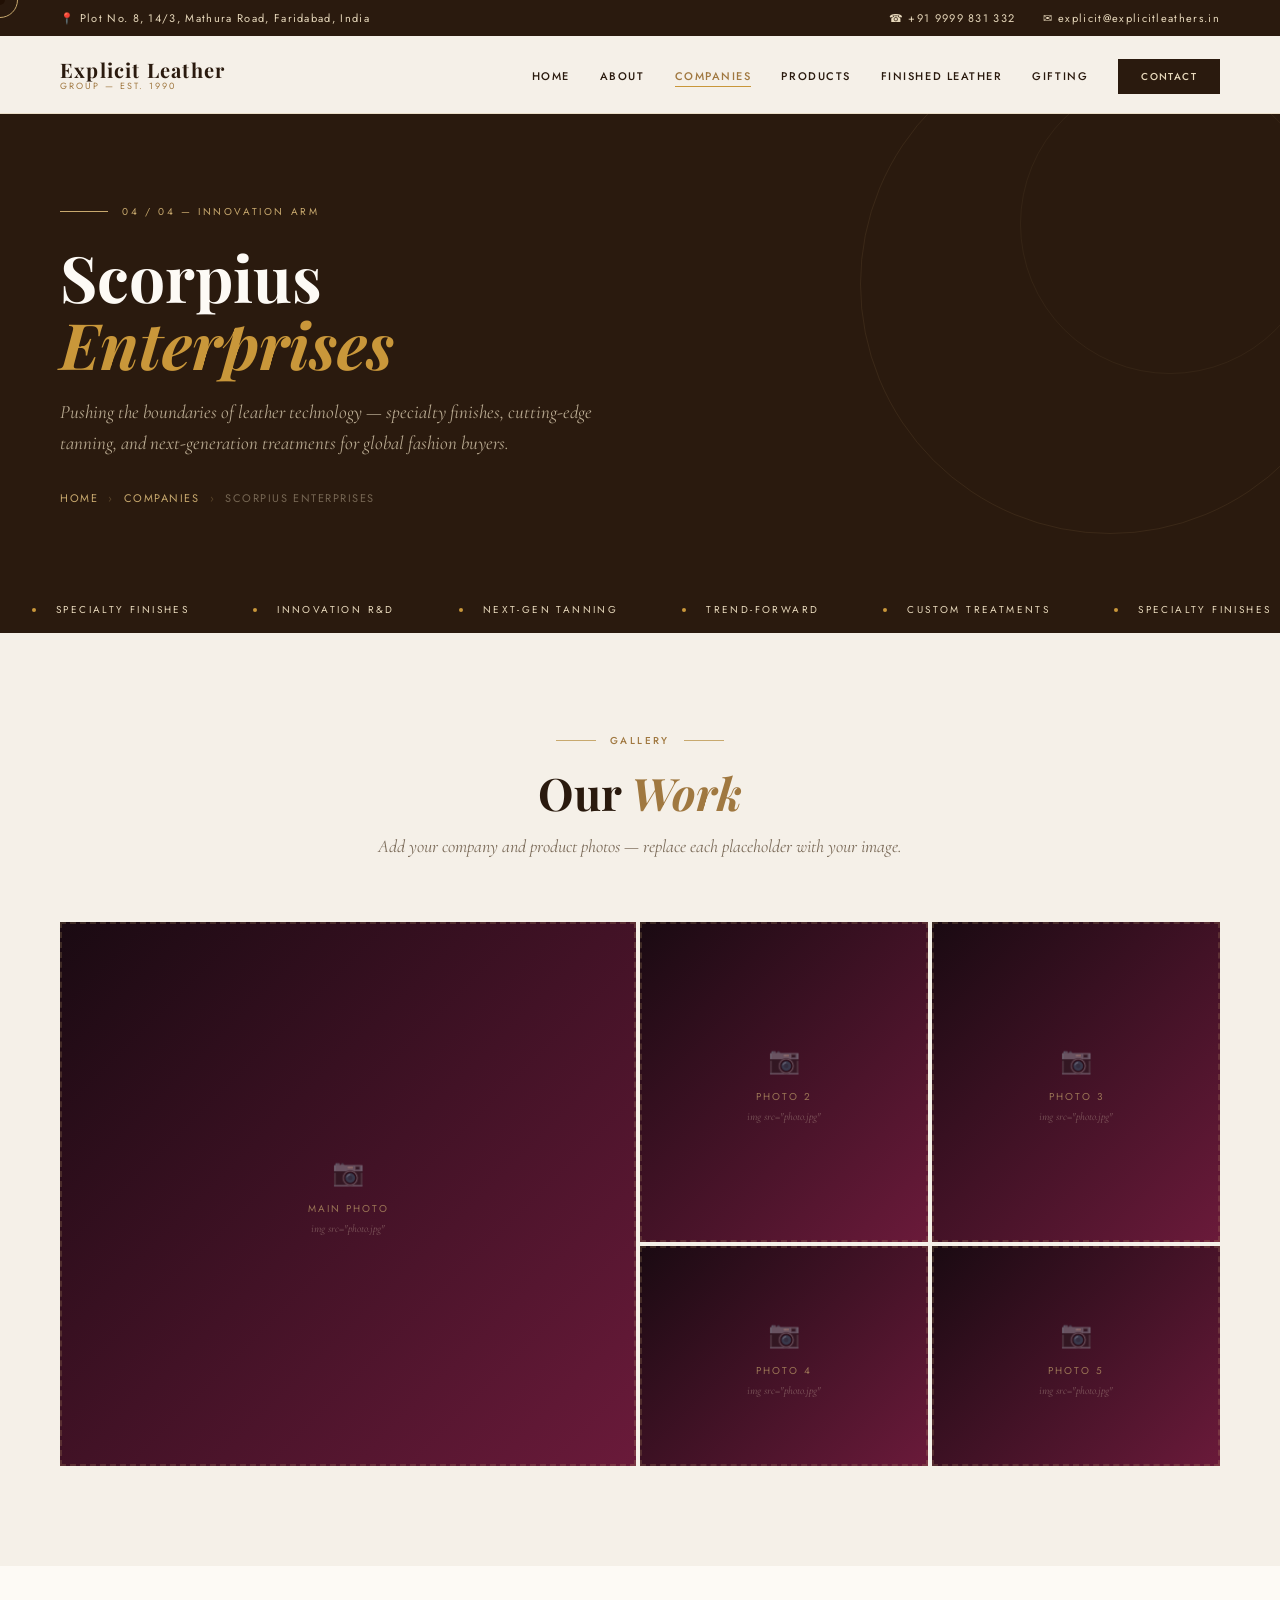
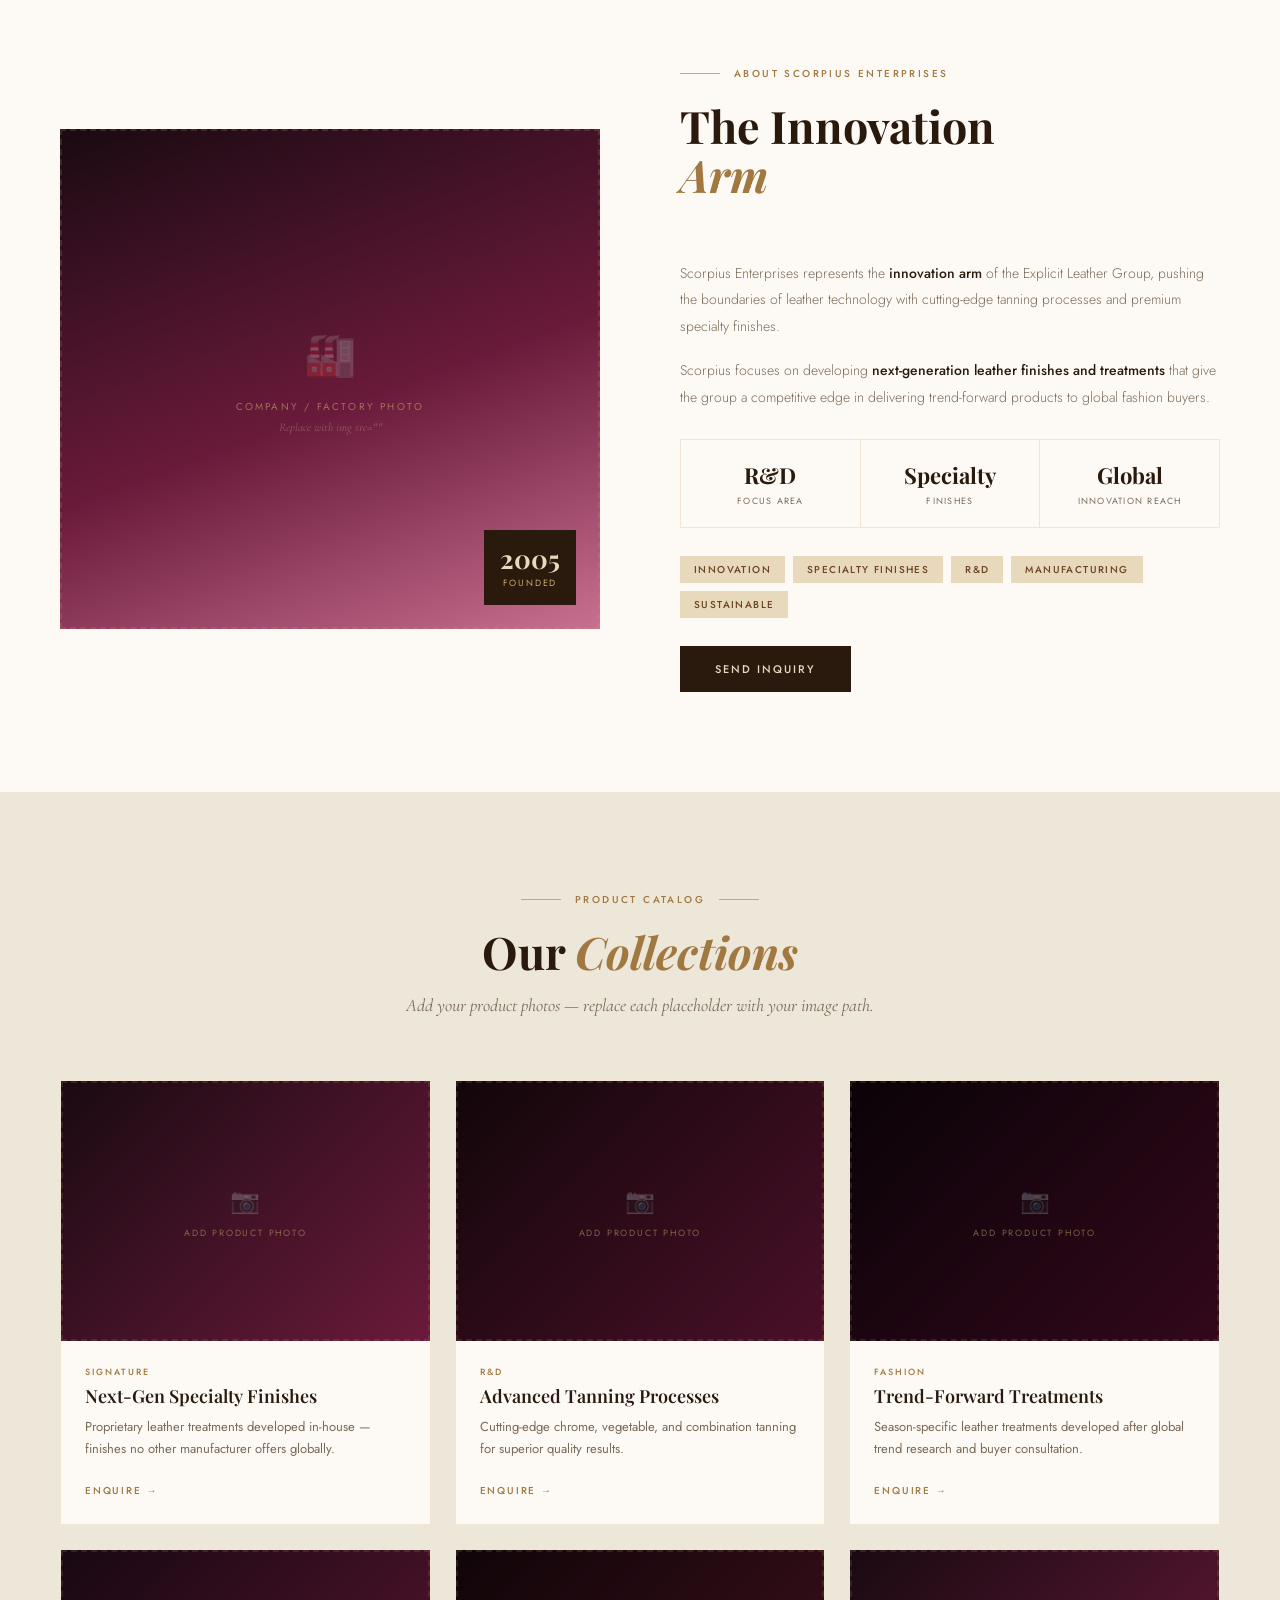
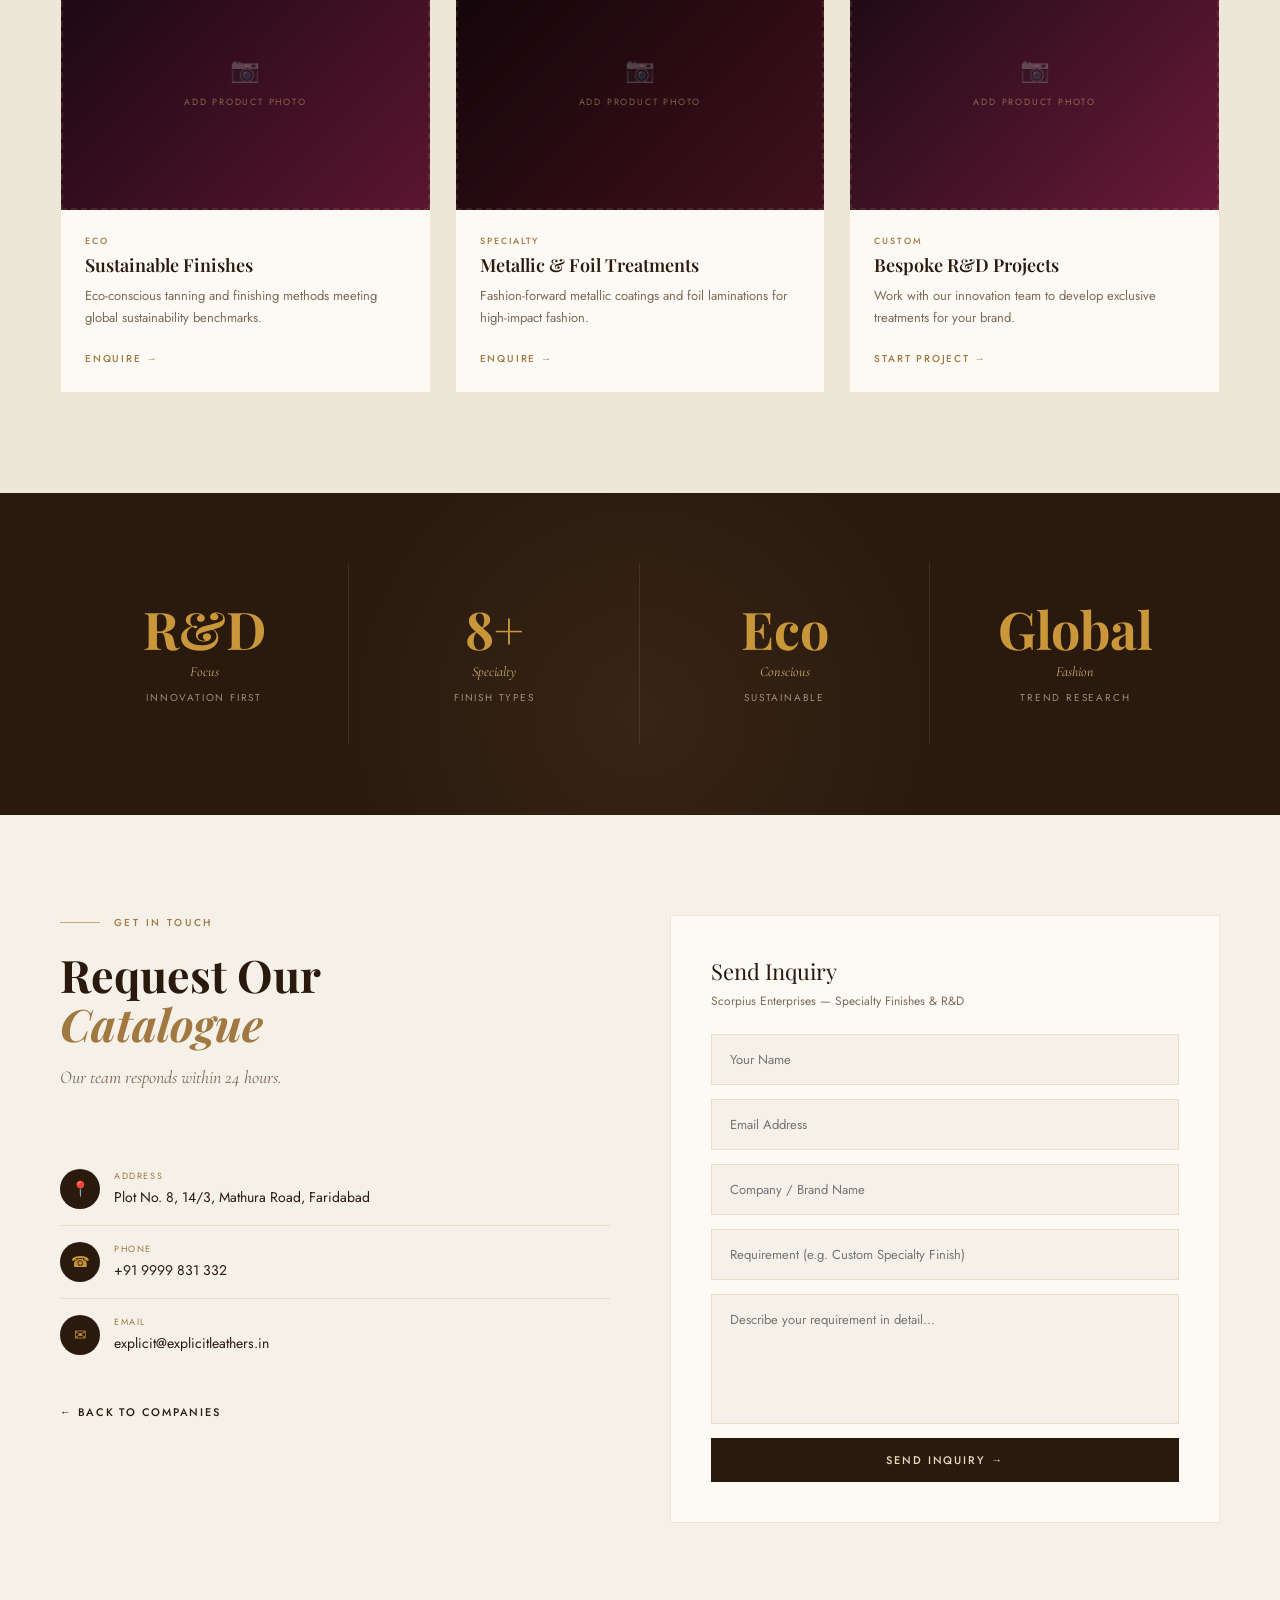
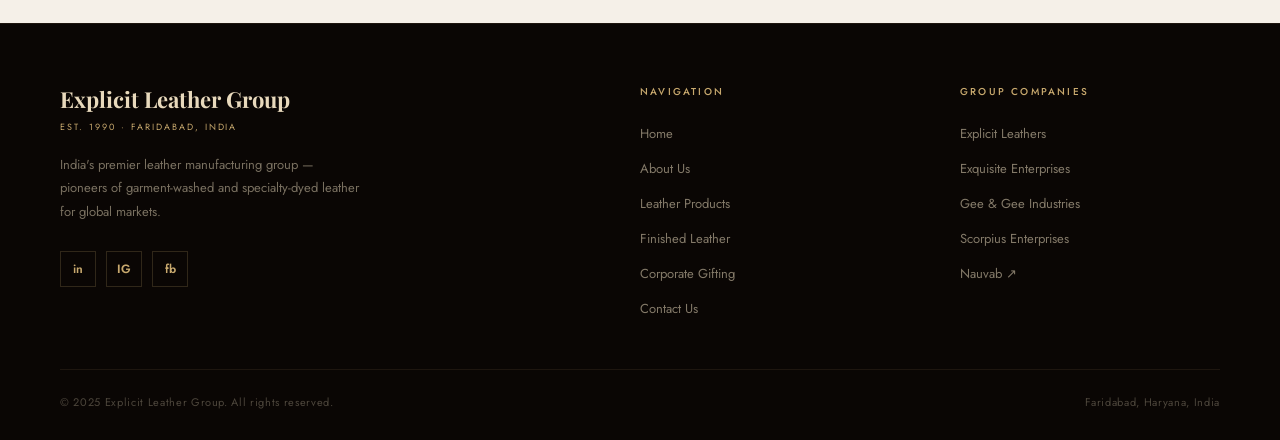
<file: Company scorpius.html>
<!DOCTYPE html>
<html lang="en">
<head>
<meta charset="UTF-8"><meta name="viewport" content="width=device-width,initial-scale=1.0">
<title>Scorpius Enterprises — Explicit Leather Group</title>
<link rel="stylesheet" href="global.css">
<style>
.photo-hero-grid{display:grid;grid-template-columns:2fr 1fr 1fr;grid-template-rows:320px 220px;gap:4px;margin-top:60px}
.ph-item{position:relative;overflow:hidden}
.ph-item:first-child{grid-row:span 2}
.ph-item img{width:100%;height:100%;object-fit:cover;display:block;transition:transform .7s}
.ph-item:hover img{transform:scale(1.04)}
.ph-placeholder{width:100%;height:100%;display:flex;flex-direction:column;align-items:center;justify-content:center;border:2px dashed rgba(200,169,110,.2);transition:border-color .3s;cursor:pointer}
.ph-placeholder:hover{border-color:rgba(200,169,110,.5)}
.ph-icon{font-size:26px;opacity:.38;margin-bottom:10px}
.ph-lbl{font-size:10px;letter-spacing:.2em;text-transform:uppercase;color:var(--tan);opacity:.65}
.ph-sub{font-family:'Cormorant Garamond',serif;font-style:italic;font-size:11px;color:rgba(232,217,188,.35);margin-top:6px}
.products-catalog{padding:100px 60px;background:var(--cream)}
.pg{display:grid;grid-template-columns:repeat(3,1fr);gap:24px;margin-top:60px}
.pcard{background:var(--white);border:1px solid var(--border);overflow:hidden;transition:box-shadow .4s,transform .3s}
.pcard:hover{box-shadow:0 20px 50px rgba(42,26,14,.12);transform:translateY(-4px)}
.pphoto{height:260px;position:relative;overflow:hidden}
.pphoto img{width:100%;height:100%;object-fit:cover;display:block;transition:transform .6s}
.pcard:hover .pphoto img{transform:scale(1.05)}
.pph{width:100%;height:100%;display:flex;flex-direction:column;align-items:center;justify-content:center;border:2px dashed rgba(200,169,110,.15)}
.pph:hover{border-color:rgba(200,169,110,.4)}
.pph-i{font-size:24px;opacity:.3;margin-bottom:8px}
.pph-l{font-size:9px;letter-spacing:.2em;text-transform:uppercase;color:var(--tan);opacity:.55}
.pinfo{padding:24px}
.pcat{font-size:9px;letter-spacing:.22em;text-transform:uppercase;color:var(--tan-dark);font-weight:500;margin-bottom:6px}
.pname{font-family:'Playfair Display',serif;font-size:18px;font-weight:600;color:var(--espresso);margin-bottom:8px}
.pdesc{font-size:13px;color:var(--muted);line-height:1.7;margin-bottom:16px}
.plink{display:inline-flex;align-items:center;gap:8px;color:var(--tan-dark);font-size:10px;letter-spacing:.18em;text-transform:uppercase;font-weight:500;text-decoration:none;transition:gap .3s}
.plink:hover{gap:14px}
.codetail{padding:100px 60px;background:var(--white);display:grid;grid-template-columns:1fr 1fr;gap:80px;align-items:center}
.dvis{position:relative;height:500px;overflow:hidden}
.dvis img{width:100%;height:100%;object-fit:cover;display:block}
.dph{width:100%;height:100%;display:flex;flex-direction:column;align-items:center;justify-content:center;border:2px dashed rgba(200,169,110,.18);cursor:pointer}
.dph:hover{border-color:var(--gold)}
.dph-i{font-size:42px;opacity:.26;margin-bottom:14px}
.dph-l{font-size:10px;letter-spacing:.22em;text-transform:uppercase;color:var(--tan);opacity:.6}
.dph-s{font-family:'Cormorant Garamond',serif;font-style:italic;font-size:12px;color:rgba(232,217,188,.32);margin-top:6px}
.dbadge{position:absolute;bottom:24px;right:24px;background:var(--espresso);color:var(--tan-light);padding:16px;text-align:center;z-index:2}
.dbadge .n{font-family:'Playfair Display',serif;font-size:26px;font-weight:700;line-height:1}
.dbadge .l{font-size:9px;letter-spacing:.2em;text-transform:uppercase;color:var(--tan);margin-top:4px}
.dbody{font-size:14px;color:var(--muted);line-height:1.9;margin-bottom:18px;font-weight:300}
.dbody strong{color:var(--espresso);font-weight:500}
.srow{display:flex;margin:28px 0;border:1px solid var(--border)}
.scell{flex:1;padding:20px;border-right:1px solid var(--border);text-align:center}
.scell:last-child{border-right:none}
.sv{font-family:'Playfair Display',serif;font-size:22px;font-weight:700;color:var(--espresso)}
.sl{font-size:9px;letter-spacing:.14em;text-transform:uppercase;color:var(--muted);margin-top:4px}
.dtags{display:flex;flex-wrap:wrap;gap:8px;margin-top:16px}
.dtag{padding:6px 14px;background:var(--tan-light);color:var(--brown);font-size:10px;letter-spacing:.14em;text-transform:uppercase;font-weight:500}
.inqsec{padding:100px 60px;background:var(--ivory);display:grid;grid-template-columns:1fr 1fr;gap:60px;align-items:start}
.iform{background:var(--white);border:1px solid var(--border);padding:40px}
.iform input,.iform textarea{width:100%;padding:15px 18px;border:1px solid var(--border);background:var(--ivory);font-family:'Jost',sans-serif;font-size:13px;outline:none;transition:.3s;margin-bottom:14px;display:block;box-sizing:border-box}
.iform input:focus,.iform textarea:focus{border-color:var(--gold)}
.iform textarea{min-height:130px;resize:none}
.crow{display:flex;align-items:center;gap:14px;padding:16px 0;border-bottom:1px solid var(--border)}
.crow:last-child{border-bottom:none}
.cico{width:40px;height:40px;background:var(--espresso);border-radius:50%;display:flex;align-items:center;justify-content:center;color:var(--gold);font-size:15px;flex-shrink:0}
.clbl{font-size:9px;letter-spacing:.18em;text-transform:uppercase;color:var(--tan-dark);display:block;margin-bottom:3px}
.cval{font-size:14px;color:var(--espresso)}
</style>
</head>
<body>
<div class="cursor" id="cursor"></div><div class="cursor-ring" id="cursorRing"></div>
<div class="topbar">
  <div>📍 Plot No. 8, 14/3, Mathura Road, Faridabad, India</div>
  <div class="topbar-right"><a href="tel:+919999831332">☎ +91 9999 831 332</a><a href="mailto:explicit@explicitleathers.in">✉ explicit@explicitleathers.in</a></div>
</div>
<nav>
  <a class="nav-logo" href="index.html">Explicit Leather<span>Group — Est. 1990</span></a>
  <ul class="nav-links">
    <li><a href="index.html">Home</a></li><li><a href="about.html">About</a></li>
    <li><a href="companies.html" class="active">Companies</a></li><li><a href="products.html">Products</a></li>
    <li><a href="finished-leather.html">Finished Leather</a></li><li><a href="corporate-gifting.html">Gifting</a></li>
    <li><a href="contact.html" class="nav-cta">Contact</a></li>
  </ul>
</nav>
<div class="page-hero">
  <div class="page-hero-inner fade-up">
    <div class="ph-eyebrow"><div class="line"></div><span>04 / 04 — Innovation Arm</span></div>
    <h1>Scorpius<br><em>Enterprises</em></h1>
    <p>Pushing the boundaries of leather technology — specialty finishes, cutting-edge tanning, and next-generation treatments for global fashion buyers.</p>
    <div class="breadcrumb"><a href="index.html">Home</a><span class="breadcrumb-sep">›</span><a href="companies.html">Companies</a><span class="breadcrumb-sep">›</span><span>Scorpius Enterprises</span></div>
  </div>
</div>
<div class="marquee-strip"><div class="marquee-track"><div class="marquee-item"><span class="marquee-dot"></span>Specialty Finishes</div><div class="marquee-item"><span class="marquee-dot"></span>Innovation R&D</div><div class="marquee-item"><span class="marquee-dot"></span>Next-Gen Tanning</div><div class="marquee-item"><span class="marquee-dot"></span>Trend-Forward</div><div class="marquee-item"><span class="marquee-dot"></span>Custom Treatments</div><div class="marquee-item"><span class="marquee-dot"></span>Specialty Finishes</div><div class="marquee-item"><span class="marquee-dot"></span>Innovation R&D</div><div class="marquee-item"><span class="marquee-dot"></span>Next-Gen Tanning</div><div class="marquee-item"><span class="marquee-dot"></span>Trend-Forward</div><div class="marquee-item"><span class="marquee-dot"></span>Custom Treatments</div></div></div>

<section style="padding:100px 60px;background:var(--ivory)">
  <div class="section-header fade-up">
    <div class="section-eyebrow"><div class="eyebrow-line"></div><span>Gallery</span><div class="eyebrow-line"></div></div>
    <h2 class="section-title">Our <em>Work</em></h2>
    <p class="section-desc">Add your company and product photos — replace each placeholder with your image.</p>
  </div>
  <div class="photo-hero-grid fade-up">
    <div class="ph-item" style="background:linear-gradient(135deg,#1a0a12,#6a1a3a)">
      <!-- TO ADD: replace div below with <img src="your-main-photo.jpg" alt="Photo"> -->
      <div class="ph-placeholder"><div class="ph-icon">📷</div><div class="ph-lbl">Main Photo</div><div class="ph-sub">img src="photo.jpg"</div></div>
    </div>
    <div class="ph-item" style="background:linear-gradient(135deg,#1a0a12,#6a1a3a)">
      <div class="ph-placeholder"><div class="ph-icon">📷</div><div class="ph-lbl">Photo 2</div><div class="ph-sub">img src="photo.jpg"</div></div>
    </div>
    <div class="ph-item" style="background:linear-gradient(135deg,#1a0a12,#6a1a3a)">
      <div class="ph-placeholder"><div class="ph-icon">📷</div><div class="ph-lbl">Photo 3</div><div class="ph-sub">img src="photo.jpg"</div></div>
    </div>
    <div class="ph-item" style="background:linear-gradient(135deg,#1a0a12,#6a1a3a)">
      <div class="ph-placeholder"><div class="ph-icon">📷</div><div class="ph-lbl">Photo 4</div><div class="ph-sub">img src="photo.jpg"</div></div>
    </div>
    <div class="ph-item" style="background:linear-gradient(135deg,#1a0a12,#6a1a3a)">
      <div class="ph-placeholder"><div class="ph-icon">📷</div><div class="ph-lbl">Photo 5</div><div class="ph-sub">img src="photo.jpg"</div></div>
    </div>
  </div>
</section>

<section class="codetail">
  <div class="dvis fade-up" style="background:linear-gradient(160deg,#1a0a12,#6a1a3a 55%,#C87090)">
    <!-- <img src="company-photo.jpg" alt="The Innovation"> -->
    <div class="dph"><div class="dph-i">🏭</div><div class="dph-l">Company / Factory Photo</div><div class="dph-s">Replace with img src=""</div></div>
    <div class="dbadge"><div class="n">2005</div><div class="l">Founded</div></div>
  </div>
  <div class="fade-up">
    <div class="section-header left">
      <div class="section-eyebrow left"><div class="eyebrow-line"></div><span>About Scorpius Enterprises</span></div>
      <h2 class="section-title">The Innovation<br><em>Arm</em></h2>
    </div>
    <p class="dbody">Scorpius Enterprises represents the <strong>innovation arm</strong> of the Explicit Leather Group, pushing the boundaries of leather technology with cutting-edge tanning processes and premium specialty finishes.</p>
    <p class="dbody">Scorpius focuses on developing <strong>next-generation leather finishes and treatments</strong> that give the group a competitive edge in delivering trend-forward products to global fashion buyers.</p>
    <div class="srow">
      <div class="scell"><div class="sv">R&D</div><div class="sl">Focus Area</div></div>
      <div class="scell"><div class="sv">Specialty</div><div class="sl">Finishes</div></div>
      <div class="scell"><div class="sv">Global</div><div class="sl">Innovation Reach</div></div>
    </div>
    <div class="dtags"><span class="dtag">Innovation</span><span class="dtag">Specialty Finishes</span><span class="dtag">R&amp;D</span><span class="dtag">Manufacturing</span><span class="dtag">Sustainable</span></div>
    <div style="margin-top:28px"><a href="contact.html" class="btn-primary">Send Inquiry</a></div>
  </div>
</section>
<section class="products-catalog">
  <div class="section-header fade-up">
    <div class="section-eyebrow"><div class="eyebrow-line"></div><span>Product Catalog</span><div class="eyebrow-line"></div></div>
    <h2 class="section-title">Our <em>Collections</em></h2>
    <p class="section-desc">Add your product photos — replace each placeholder with your image path.</p>
  </div>
  <div class="pg">
    <div class="pcard fade-up">
      <div class="pphoto" style="background:linear-gradient(135deg,#1a0a12,#6a1a3a)">
        <!-- <img src="product.jpg" alt="Next-Gen Specialty Finishes"> -->
        <div class="pph"><div class="pph-i">📷</div><div class="pph-l">Add Product Photo</div></div>
      </div>
      <div class="pinfo">
        <div class="pcat">Signature</div>
        <div class="pname">Next-Gen Specialty Finishes</div>
        <div class="pdesc">Proprietary leather treatments developed in-house — finishes no other manufacturer offers globally.</div>
        <a href="contact.html" class="plink">Enquire →</a>
      </div>
    </div>
    <div class="pcard fade-up">
      <div class="pphoto" style="background:linear-gradient(135deg,#12060a,#4a1028)">
        <!-- <img src="product.jpg" alt="Advanced Tanning Processes"> -->
        <div class="pph"><div class="pph-i">📷</div><div class="pph-l">Add Product Photo</div></div>
      </div>
      <div class="pinfo">
        <div class="pcat">R&D</div>
        <div class="pname">Advanced Tanning Processes</div>
        <div class="pdesc">Cutting-edge chrome, vegetable, and combination tanning for superior quality results.</div>
        <a href="contact.html" class="plink">Enquire →</a>
      </div>
    </div>
    <div class="pcard fade-up">
      <div class="pphoto" style="background:linear-gradient(135deg,#0a0308,#32081a)">
        <!-- <img src="product.jpg" alt="Trend-Forward Treatments"> -->
        <div class="pph"><div class="pph-i">📷</div><div class="pph-l">Add Product Photo</div></div>
      </div>
      <div class="pinfo">
        <div class="pcat">Fashion</div>
        <div class="pname">Trend-Forward Treatments</div>
        <div class="pdesc">Season-specific leather treatments developed after global trend research and buyer consultation.</div>
        <a href="contact.html" class="plink">Enquire →</a>
      </div>
    </div>
    <div class="pcard fade-up">
      <div class="pphoto" style="background:linear-gradient(135deg,#180812,#5a1530)">
        <!-- <img src="product.jpg" alt="Sustainable Finishes"> -->
        <div class="pph"><div class="pph-i">📷</div><div class="pph-l">Add Product Photo</div></div>
      </div>
      <div class="pinfo">
        <div class="pcat">Eco</div>
        <div class="pname">Sustainable Finishes</div>
        <div class="pdesc">Eco-conscious tanning and finishing methods meeting global sustainability benchmarks.</div>
        <a href="contact.html" class="plink">Enquire →</a>
      </div>
    </div>
    <div class="pcard fade-up">
      <div class="pphoto" style="background:linear-gradient(135deg,#100508,#40101e)">
        <!-- <img src="product.jpg" alt="Metallic &amp; Foil Treatments"> -->
        <div class="pph"><div class="pph-i">📷</div><div class="pph-l">Add Product Photo</div></div>
      </div>
      <div class="pinfo">
        <div class="pcat">Specialty</div>
        <div class="pname">Metallic &amp; Foil Treatments</div>
        <div class="pdesc">Fashion-forward metallic coatings and foil laminations for high-impact fashion.</div>
        <a href="contact.html" class="plink">Enquire →</a>
      </div>
    </div>
    <div class="pcard fade-up">
      <div class="pphoto" style="background:linear-gradient(135deg,#1a0a12,#6a1a3a)">
        <!-- <img src="product.jpg" alt="Bespoke R&amp;D Projects"> -->
        <div class="pph"><div class="pph-i">📷</div><div class="pph-l">Add Product Photo</div></div>
      </div>
      <div class="pinfo">
        <div class="pcat">Custom</div>
        <div class="pname">Bespoke R&amp;D Projects</div>
        <div class="pdesc">Work with our innovation team to develop exclusive treatments for your brand.</div>
        <a href="contact.html" class="plink">Start Project →</a>
      </div>
    </div></div>
</section>

<section class="stats-banner">
  <div class="stat-item fade-up"><div class="stat-num">R&D</div><span class="stat-unit">Focus</span><div class="stat-label">Innovation First</div></div>
  <div class="stat-item fade-up"><div class="stat-num">8+</div><span class="stat-unit">Specialty</span><div class="stat-label">Finish Types</div></div>
  <div class="stat-item fade-up"><div class="stat-num">Eco</div><span class="stat-unit">Conscious</span><div class="stat-label">Sustainable</div></div>
  <div class="stat-item fade-up"><div class="stat-num">Global</div><span class="stat-unit">Fashion</span><div class="stat-label">Trend Research</div></div>
</section>

<section class="inqsec">
  <div class="fade-up">
    <div class="section-header left">
      <div class="section-eyebrow left"><div class="eyebrow-line"></div><span>Get In Touch</span></div>
      <h2 class="section-title">Request Our<br><em>Catalogue</em></h2>
      <p class="section-desc">Our team responds within 24 hours.</p>
    </div>
    <div style="margin-top:32px">
      <div class="crow"><div class="cico">📍</div><div><span class="clbl">Address</span><span class="cval">Plot No. 8, 14/3, Mathura Road, Faridabad</span></div></div>
      <div class="crow"><div class="cico">☎</div><div><span class="clbl">Phone</span><span class="cval">+91 9999 831 332</span></div></div>
      <div class="crow"><div class="cico">✉</div><div><span class="clbl">Email</span><span class="cval">explicit@explicitleathers.in</span></div></div>
    </div>
    <div style="margin-top:28px"><a href="companies.html" class="btn-ghost">← Back to Companies <span class="arr"></span></a></div>
  </div>
  <div class="iform fade-up">
    <div style="font-family:'Playfair Display',serif;font-size:22px;color:var(--espresso);margin-bottom:6px">Send Inquiry</div>
    <div style="font-size:12px;color:var(--muted);margin-bottom:24px">Scorpius Enterprises — Specialty Finishes &amp; R&amp;D</div>
    <input type="text" placeholder="Your Name">
    <input type="email" placeholder="Email Address">
    <input type="text" placeholder="Company / Brand Name">
    <input type="text" placeholder="Requirement (e.g. Custom Specialty Finish)">
    <textarea placeholder="Describe your requirement in detail..."></textarea>
    <button class="btn-primary" style="width:100%;border:none;cursor:pointer;font-family:'Jost',sans-serif;font-size:11px;letter-spacing:.18em">Send Inquiry →</button>
  </div>
</section>
<footer>
  <div class="footer-grid">
    <div><div class="footer-brand-name">Explicit Leather Group</div><div class="footer-brand-sub">Est. 1990 · Faridabad, India</div><p class="footer-desc">India's premier leather manufacturing group — pioneers of garment-washed and specialty-dyed leather for global markets.</p><div class="footer-social"><a class="social-btn" href="#">in</a><a class="social-btn" href="#">IG</a><a class="social-btn" href="#">fb</a></div></div>
    <div><div class="footer-col-title">Navigation</div><ul class="footer-links"><li><a href="index.html">Home</a></li><li><a href="about.html">About Us</a></li><li><a href="products.html">Leather Products</a></li><li><a href="finished-leather.html">Finished Leather</a></li><li><a href="corporate-gifting.html">Corporate Gifting</a></li><li><a href="contact.html">Contact Us</a></li></ul></div>
    <div><div class="footer-col-title">Group Companies</div><ul class="footer-links">
      <li><a href="company-explicit-leathers.html">Explicit Leathers</a></li>
      <li><a href="company-exquisite.html">Exquisite Enterprises</a></li>
      <li><a href="company-gee-gee.html">Gee &amp; Gee Industries</a></li>
      <li><a href="company-scorpius.html">Scorpius Enterprises</a></li>
      <li><a href="https://nauvab.com/" target="_blank">Nauvab ↗</a></li>
    </ul></div>
  </div>
  <div class="footer-bottom"><span>© 2025 Explicit Leather Group. All rights reserved.</span><span>Faridabad, Haryana, India</span></div>
</footer>
<a class="scroll-top" href="#" id="scrollTop">↑</a>
<script src="common.js"></script>
</body></html>
</file>
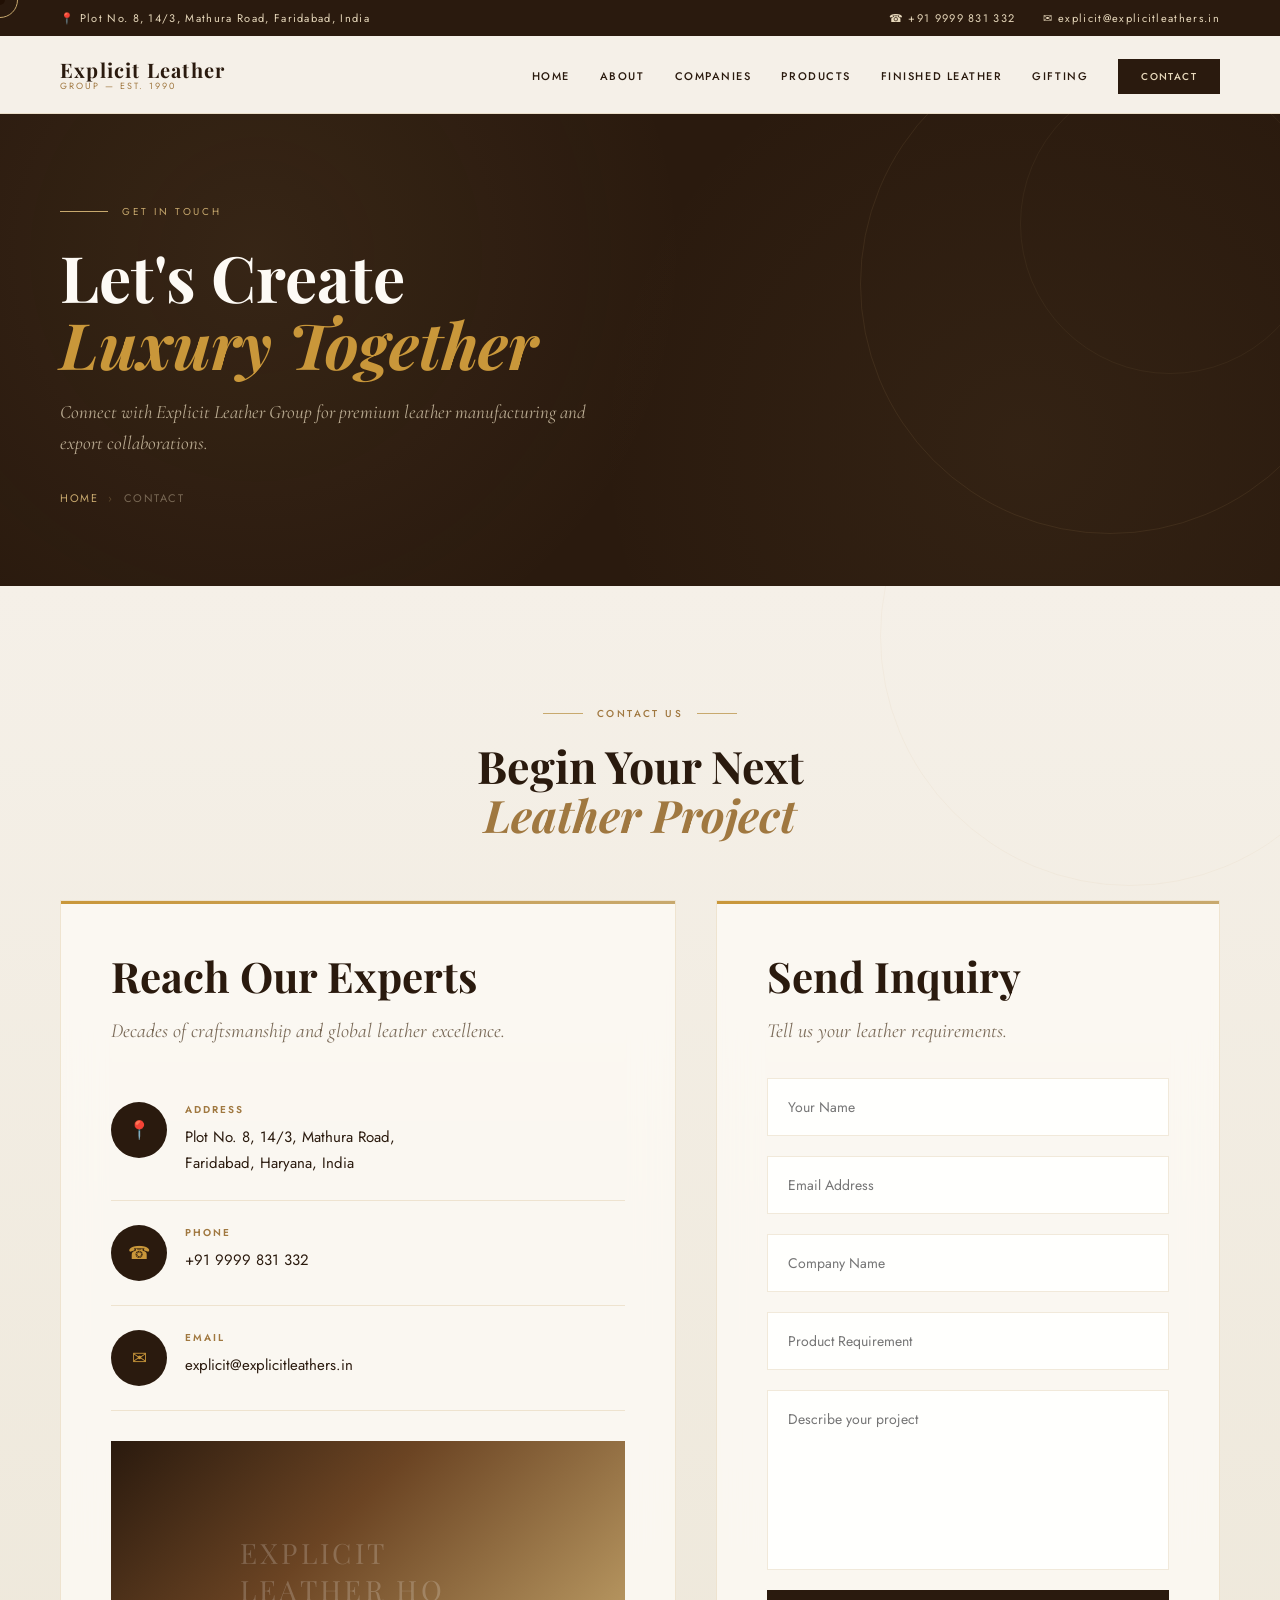
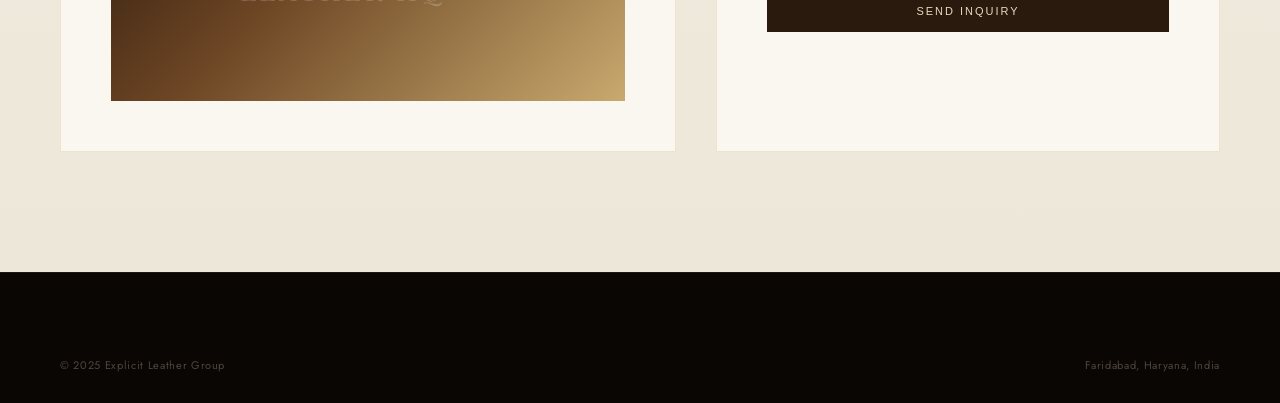
<file: contact.html>
<!DOCTYPE html>
<html lang="en">
<head>
<meta charset="UTF-8">
<meta name="viewport" content="width=device-width, initial-scale=1.0">
<title>Contact — Explicit Leather Group</title>
<link rel="stylesheet" href="global.css">
</head>

<body>
    <div id="cursor" class="cursor"></div>
    <div id="cursorRing" class="cursor-ring"></div>

<div class="topbar">
    <div>📍 Plot No. 8, 14/3, Mathura Road, Faridabad, India</div>
    <div class="topbar-right">
        <a href="tel:+919999831332">☎ +91 9999 831 332</a>
        <a href="mailto:explicit@explicitleathers.in">✉ explicit@explicitleathers.in</a>
    </div>
</div>

<nav>
    <a class="nav-logo" href="index.html">
        Explicit Leather
        <span>Group — Est. 1990</span>
    </a>

    <ul class="nav-links">
        <li><a href="index.html">Home</a></li>
        <li><a href="about.html">About</a></li>
        <li><a href="companies.html">Companies</a></li>
        <li><a href="products.html">Products</a></li>
        <li><a href="finished-leather.html">Finished Leather</a></li>
        <li><a href="corporate-gifting.html">Gifting</a></li>
        <li><a href="contact.html" class="nav-cta active">Contact</a></li>
    </ul>
</nav>

<section class="page-hero">
    <div class="contact-hero-pattern"></div>

    <div class="page-hero-inner fade-up">
        <div class="ph-eyebrow">
            <div class="line"></div>
            <span>Get In Touch</span>
        </div>

        <h1>Let's Create<br><em>Luxury Together</em></h1>

        <p>
            Connect with Explicit Leather Group for premium leather manufacturing and export collaborations.
        </p>

        <div class="breadcrumb">
            <a href="index.html">Home</a>
            <span class="breadcrumb-sep">›</span>
            <span>Contact</span>
        </div>
    </div>
</section>

<section class="contact-main">

    <div class="section-header fade-up">
        <div class="section-eyebrow">
            <div class="eyebrow-line"></div>
            <span>Contact Us</span>
            <div class="eyebrow-line"></div>
        </div>

        <h2 class="section-title">
            Begin Your Next<br><em>Leather Project</em>
        </h2>
    </div>

    <div class="contact-lux-grid">

        <div class="contact-lux-card fade-up">
            <h3 class="contact-heading">Reach Our Experts</h3>
            <p class="contact-sub">Decades of craftsmanship and global leather excellence.</p>

            <div class="contact-info-row">
                <div class="contact-icon">📍</div>
                <div>
                    <div class="contact-label">Address</div>
                    <div class="contact-value">
                        Plot No. 8, 14/3, Mathura Road,<br>
                        Faridabad, Haryana, India
                    </div>
                </div>
            </div>

            <div class="contact-info-row">
                <div class="contact-icon">☎</div>
                <div>
                    <div class="contact-label">Phone</div>
                    <div class="contact-value">+91 9999 831 332</div>
                </div>
            </div>

            <div class="contact-info-row">
                <div class="contact-icon">✉</div>
                <div>
                    <div class="contact-label">Email</div>
                    <div class="contact-value">explicit@explicitleathers.in</div>
                </div>
            </div>

            <div class="contact-map"></div>
        </div>

        <div class="contact-lux-card fade-up">
            <h3 class="contact-heading">Send Inquiry</h3>
            <p class="contact-sub">Tell us your leather requirements.</p>

            <form class="lux-form">
                <input type="text" placeholder="Your Name">
                <input type="email" placeholder="Email Address">
                <input type="text" placeholder="Company Name">
                <input type="text" placeholder="Product Requirement">
                <textarea placeholder="Describe your project"></textarea>

                <button class="btn-primary" type="submit">
                    Send Inquiry
                </button>
            </form>
        </div>

    </div>

</section>

<footer>
    <div class="footer-bottom">
        <span>© 2025 Explicit Leather Group</span>
        <span>Faridabad, Haryana, India</span>
    </div>
</footer>

<script src="common.js"></script>

</body>
</html>
</file>
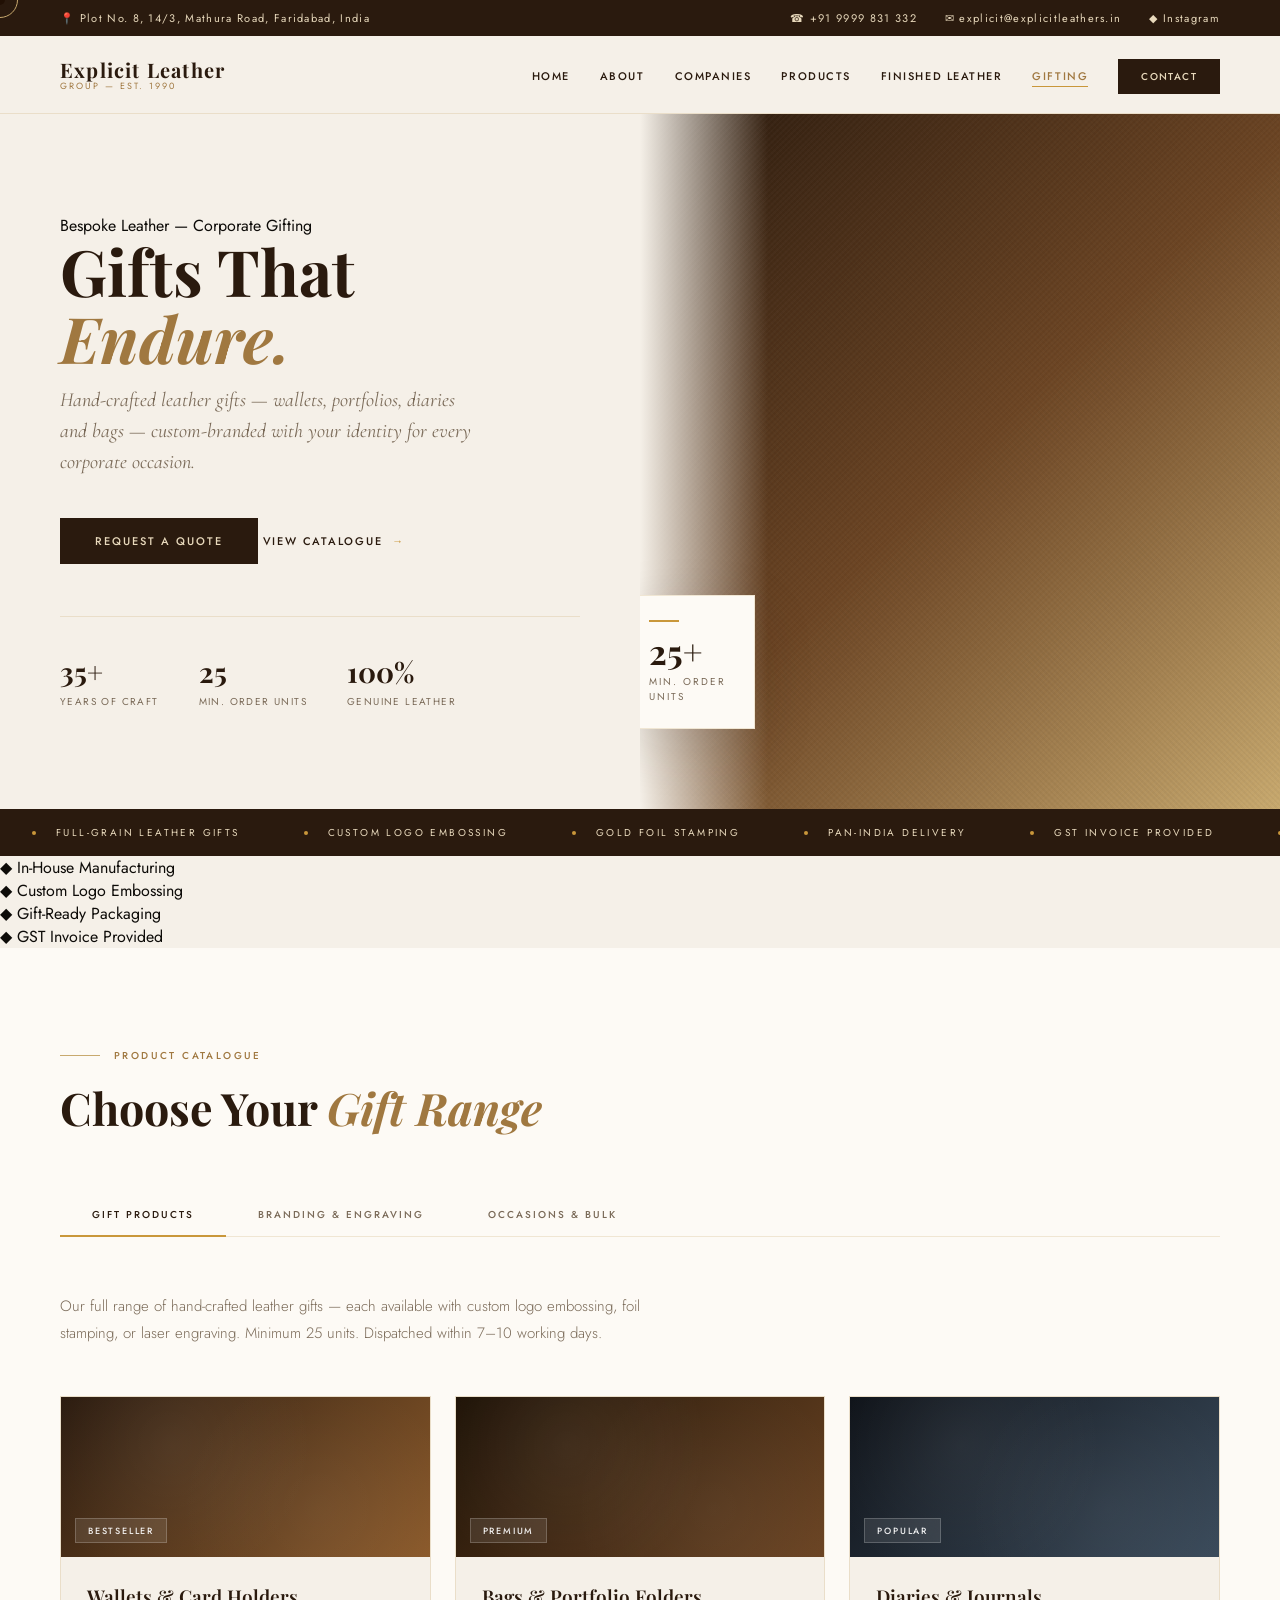
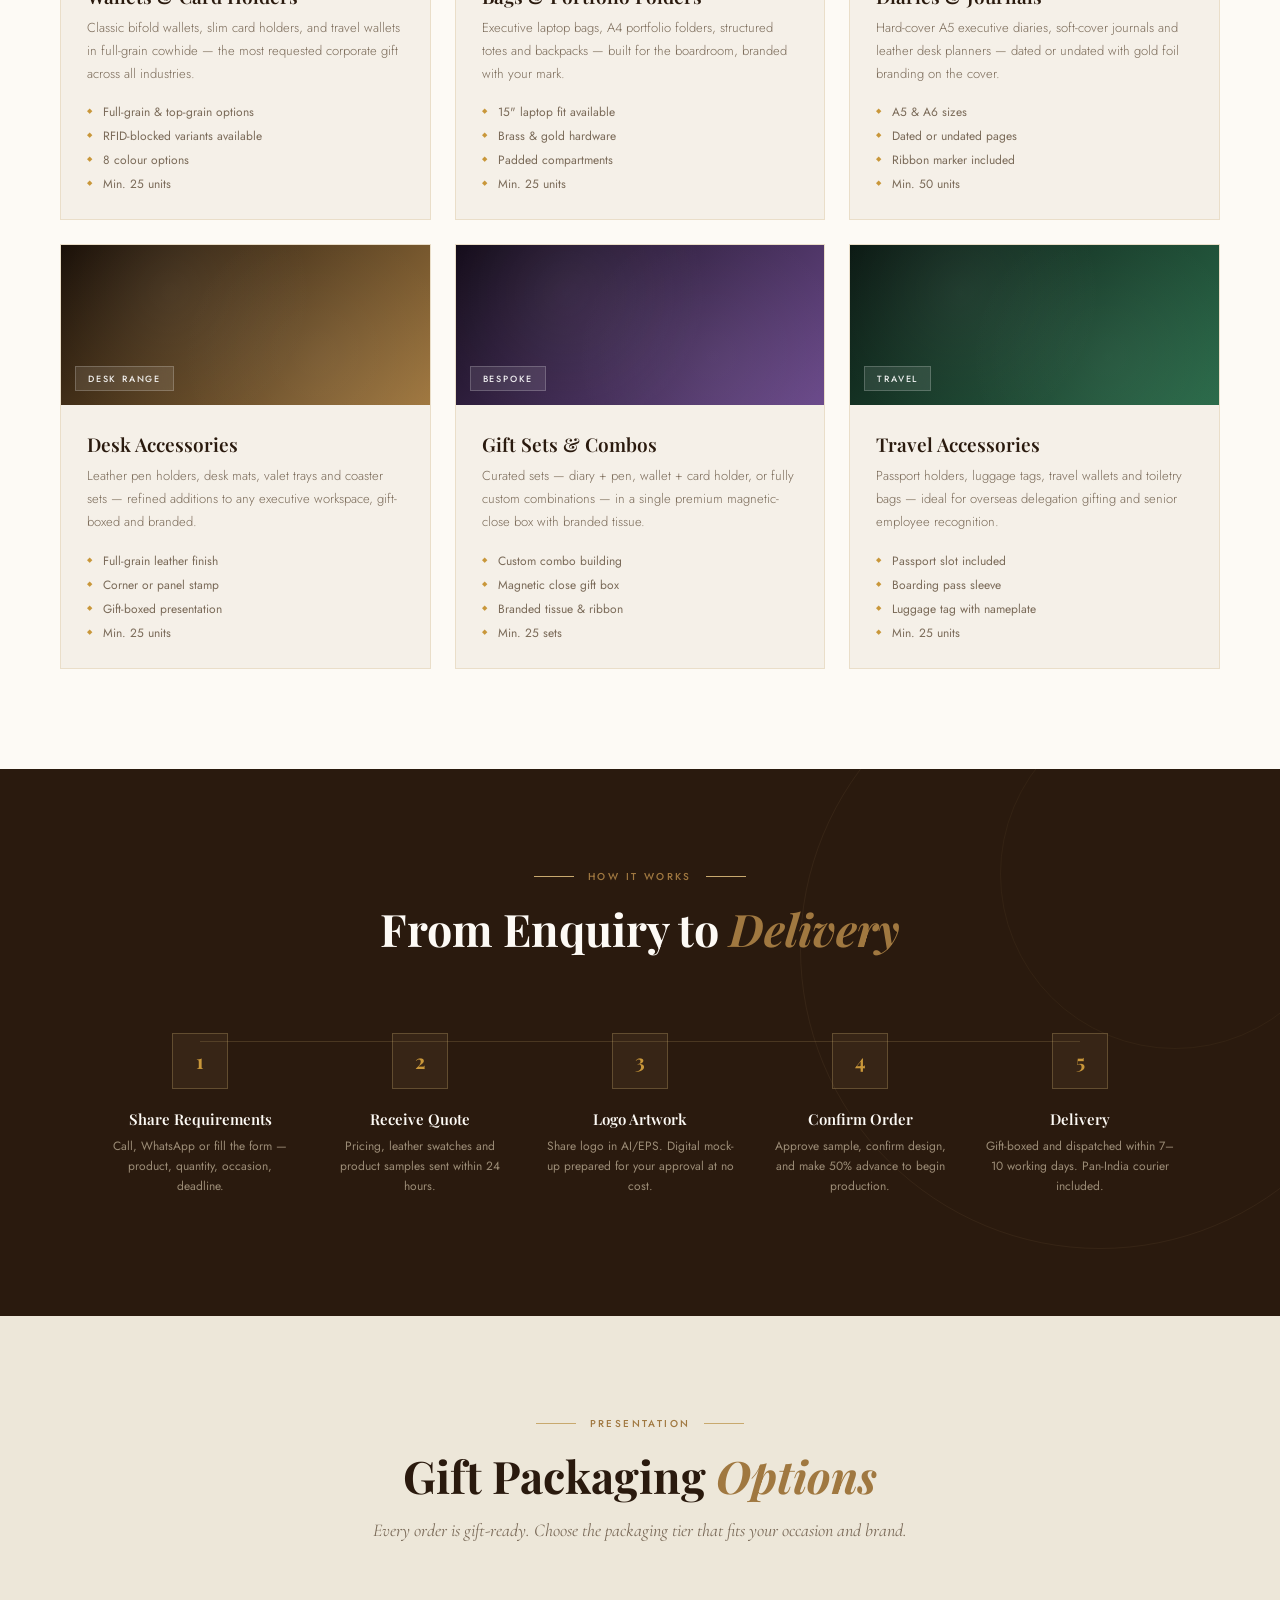
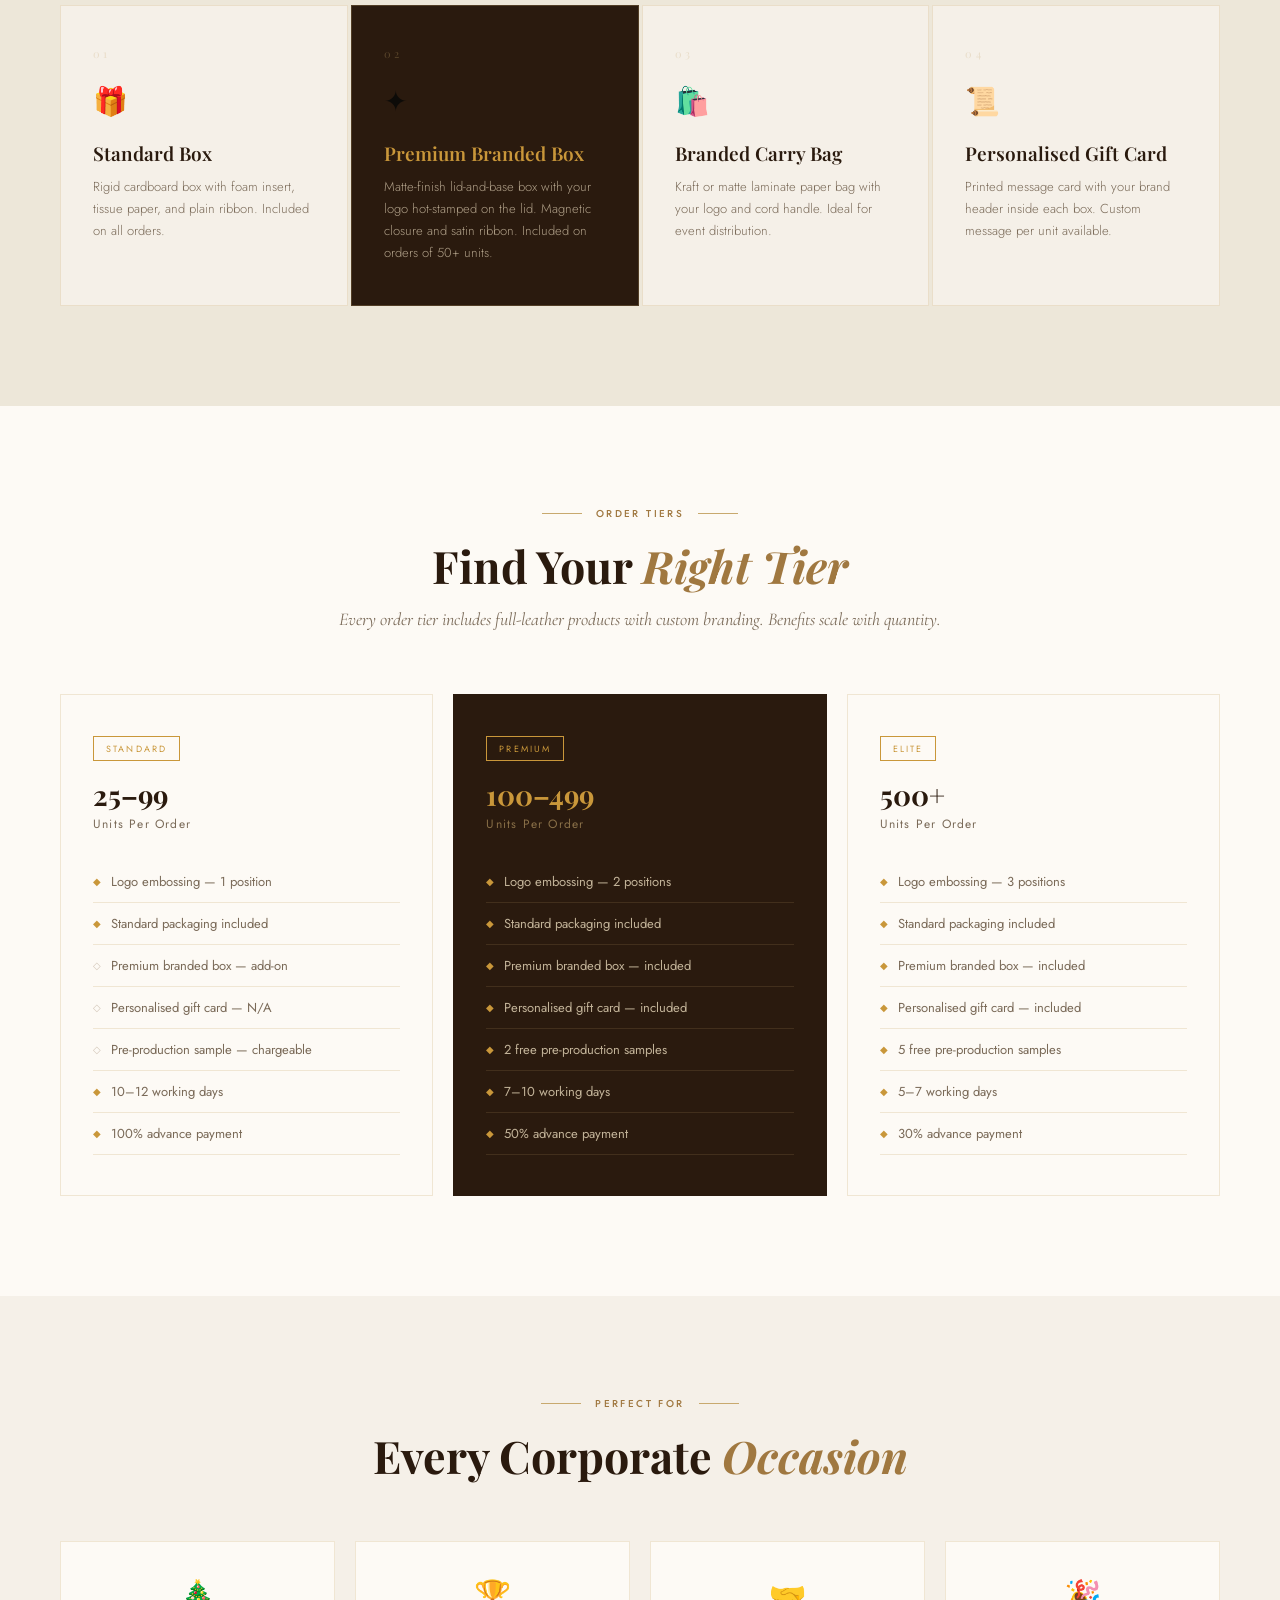
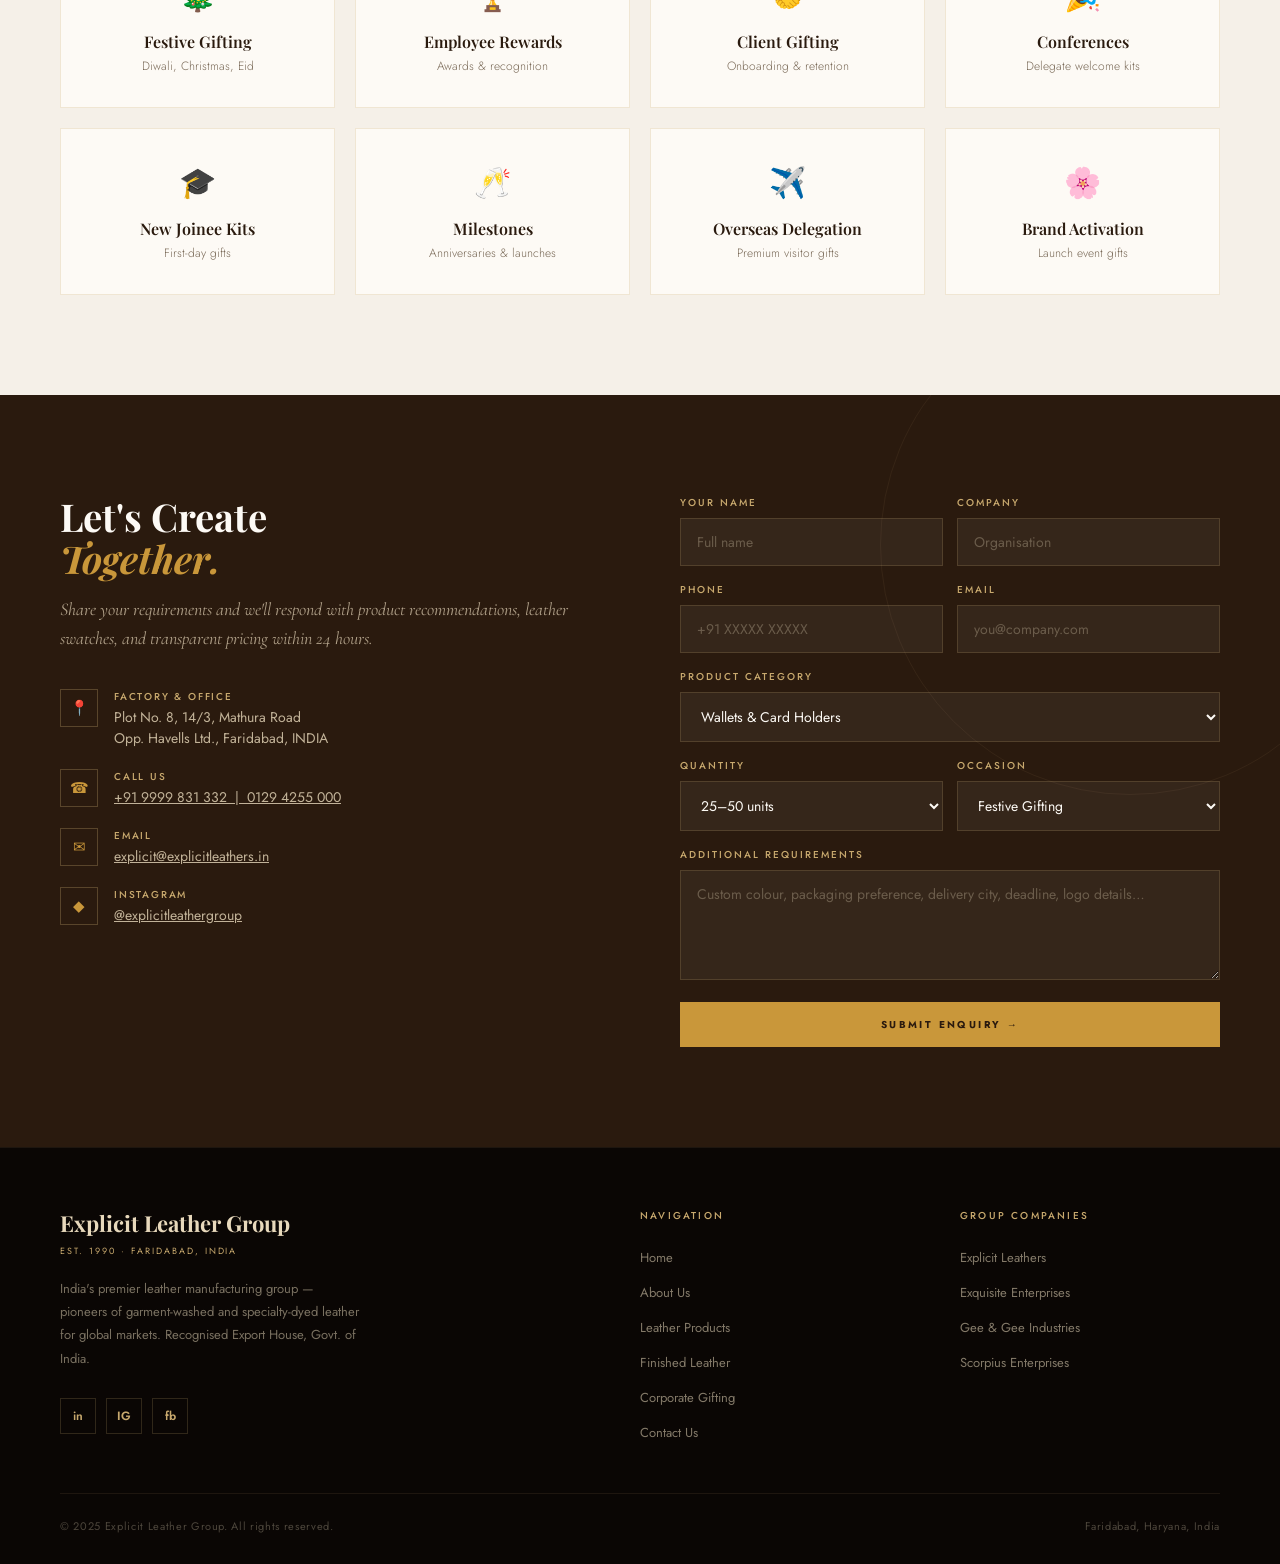
<file: corporate-gifting.html>
<!DOCTYPE html>
<html lang="en">
<head>
<meta charset="UTF-8"><meta name="viewport" content="width=device-width,initial-scale=1.0">
<title>Corporate Gifting | Explicit Leather Group</title>
<meta name="description" content="Bespoke leather corporate gifts — wallets, portfolios, diaries, bags and accessories. Custom branding, bulk orders and premium packaging by Explicit Leather Group.">
<link rel="stylesheet" href="global.css">
<style>
.gifting-hero{min-height:72vh;display:grid;grid-template-columns:1fr 1fr;position:relative;overflow:hidden}
.gifting-hero-left{display:flex;flex-direction:column;justify-content:center;padding:100px 60px;position:relative;z-index:2}
.gifting-hero-right{position:relative;overflow:hidden}
.gifting-hero-right .hero-bg{position:absolute;inset:0;background:linear-gradient(135deg,#2A1A0E 0%,#6B4423 50%,#C8A96E 100%)}
.gifting-hero-right .hero-texture{position:absolute;inset:0;background-image:repeating-linear-gradient(45deg,transparent,transparent 2px,rgba(0,0,0,.03) 2px,rgba(0,0,0,.03) 4px),repeating-linear-gradient(-45deg,transparent,transparent 2px,rgba(255,255,255,.02) 2px,rgba(255,255,255,.02) 4px)}
.gifting-hero-right .hero-overlay{position:absolute;inset:0;background:linear-gradient(to right,var(--ivory) 0%,transparent 20%);pointer-events:none;z-index:1}
.gifting-badge{position:absolute;bottom:80px;left:-20px;background:var(--white);border:1px solid var(--border);padding:24px 28px;z-index:10;box-shadow:0 20px 60px rgba(42,26,14,.15);animation:floatY 3s ease-in-out infinite alternate}
@keyframes floatY{from{transform:translateY(0)}to{transform:translateY(-8px)}}
.gifting-badge .num{font-family:'Playfair Display',serif;font-size:34px;font-weight:700;color:var(--espresso);line-height:1}
.gifting-badge .lbl{font-size:10px;letter-spacing:.2em;text-transform:uppercase;color:var(--muted);margin-top:6px}
.gifting-badge .bar{width:30px;height:2px;background:var(--gold);margin-bottom:12px}

.gifting-body{padding:100px 60px;background:var(--white)}
.g-tabs{display:flex;gap:0;margin-bottom:56px;border-bottom:1px solid var(--border)}
.g-tab{background:transparent;border:none;padding:14px 32px;font-size:10px;letter-spacing:.2em;text-transform:uppercase;color:var(--muted);cursor:pointer;font-weight:500;position:relative;transition:color .3s;font-family:inherit}
.g-tab::after{content:'';position:absolute;bottom:-1px;left:0;right:0;height:2px;background:var(--gold);transform:scaleX(0);transition:transform .3s}
.g-tab.active,.g-tab:hover{color:var(--espresso)}
.g-tab.active::after{transform:scaleX(1)}
.g-panel{display:none}
.g-panel.active{display:block}
.g-intro{font-size:15px;color:var(--muted);line-height:1.85;max-width:640px;margin:14px 0 48px;font-weight:300}

.g-cards{display:grid;grid-template-columns:repeat(auto-fill,minmax(300px,1fr));gap:24px}
.g-card{background:var(--ivory);border:1px solid var(--border);overflow:hidden;transition:box-shadow .4s,transform .4s}
.g-card:hover{box-shadow:0 20px 50px rgba(42,26,14,.11);transform:translateY(-4px)}
.g-card-visual{height:160px;position:relative;overflow:hidden}
.gv1{background:linear-gradient(135deg,#2A1A0E,#8B5A2B)}
.gv2{background:linear-gradient(135deg,#1E1206,#6B4423)}
.gv3{background:linear-gradient(135deg,#0E1218,#3A4A5A)}
.gv4{background:linear-gradient(135deg,#180E06,#A07840)}
.gv5{background:linear-gradient(135deg,#120A18,#6B4A8B)}
.gv6{background:linear-gradient(135deg,#0A1812,#2B6B4A)}
.g-card-visual .pv-pat{position:absolute;inset:0;background-image:radial-gradient(circle at 30% 30%,rgba(255,255,255,.06) 0%,transparent 50%),radial-gradient(circle at 70% 70%,rgba(255,255,255,.04) 0%,transparent 50%)}
.g-card-tag{position:absolute;bottom:14px;left:14px;background:rgba(255,255,255,.1);border:1px solid rgba(255,255,255,.2);backdrop-filter:blur(8px);padding:5px 12px;font-size:9px;letter-spacing:.2em;text-transform:uppercase;color:rgba(255,255,255,.9);font-weight:500}
.g-card-body{padding:26px}
.g-card-name{font-family:'Playfair Display',serif;font-size:19px;font-weight:600;color:var(--espresso);margin-bottom:8px}
.g-card-desc{font-size:13px;color:var(--muted);line-height:1.75;margin-bottom:18px;font-weight:300}
.g-card-list{list-style:none;padding:0;display:flex;flex-direction:column;gap:6px}
.g-card-list li{font-size:12px;color:var(--muted);padding-left:16px;position:relative}
.g-card-list li::before{content:'◆';position:absolute;left:0;color:var(--gold);font-size:7px;top:3px}

.process-strip{background:var(--espresso);padding:100px 60px;position:relative;overflow:hidden}
.process-strip::before{content:'';position:absolute;top:-120px;right:-120px;width:600px;height:600px;border:1px solid rgba(200,169,110,.08);border-radius:50%}
.process-strip::after{content:'';position:absolute;top:-70px;right:-70px;width:350px;height:350px;border:1px solid rgba(200,169,110,.06);border-radius:50%}
.process-steps{display:grid;grid-template-columns:repeat(5,1fr);gap:0;max-width:1100px;margin:60px auto 0;position:relative}
.process-steps::before{content:'';position:absolute;top:28px;left:10%;right:10%;height:1px;background:rgba(200,169,110,.2);z-index:0}
.pstep{text-align:center;padding:20px 16px;position:relative;z-index:1}
.pstep-num{width:56px;height:56px;background:rgba(200,169,110,.08);border:1px solid rgba(200,169,110,.3);display:flex;align-items:center;justify-content:center;font-family:'Playfair Display',serif;font-size:20px;color:var(--gold);font-weight:700;margin:0 auto 20px}
.pstep h3{font-family:'Playfair Display',serif;color:var(--white);font-size:15px;margin-bottom:8px;font-weight:600}
.pstep p{color:rgba(232,217,188,.6);font-size:12px;line-height:1.65}

.packaging-section{padding:100px 60px;background:var(--cream)}
.pkg-grid{display:grid;grid-template-columns:repeat(auto-fill,minmax(260px,1fr));gap:3px;margin-top:56px}
.pkg-card{position:relative;padding:40px 32px;background:var(--ivory);border:1px solid var(--border);transition:all .4s;overflow:hidden}
.pkg-card::before{content:'';position:absolute;top:0;left:0;width:2px;height:0;background:var(--gold);transition:height .4s}
.pkg-card:hover{box-shadow:0 20px 50px rgba(42,26,14,.09)}
.pkg-card:hover::before{height:100%}
.pkg-card.featured{background:var(--espresso)}
.pkg-card.featured h3{color:var(--gold)}
.pkg-card.featured p{color:rgba(232,217,188,.7)}
.pkg-card.featured .pkg-num{color:rgba(200,169,110,.3)}
.pkg-num{font-family:'Playfair Display',serif;font-size:11px;color:var(--border);letter-spacing:.3em;margin-bottom:20px;display:block}
.pkg-icon{font-size:28px;margin-bottom:18px;display:block}
.pkg-card h3{font-family:'Playfair Display',serif;font-size:19px;font-weight:600;color:var(--espresso);margin-bottom:10px}
.pkg-card p{font-size:13px;color:var(--muted);line-height:1.7;font-weight:300}

.tiers-section{padding:100px 60px;background:var(--white)}
.tiers-grid{display:grid;grid-template-columns:repeat(3,1fr);gap:20px;margin-top:56px}
.tier-card{border:1px solid var(--border);padding:40px 32px;position:relative;transition:all .4s}
.tier-card::after{content:'';position:absolute;bottom:0;left:0;right:0;height:2px;background:var(--gold);transform:scaleX(0);transition:transform .4s}
.tier-card:hover::after{transform:scaleX(1)}
.tier-card.featured{background:var(--espresso);border-color:transparent}
.tier-card.featured .tier-name{color:var(--gold)}
.tier-card.featured .tier-range{color:rgba(200,169,110,.6)}
.tier-card.featured .tier-feature{color:rgba(232,217,188,.8);border-color:rgba(200,169,110,.15)}
.tier-label{display:inline-block;font-size:9px;letter-spacing:.24em;text-transform:uppercase;padding:5px 12px;border:1px solid var(--gold);color:var(--gold);margin-bottom:20px}
.tier-name{font-family:'Playfair Display',serif;font-size:28px;font-weight:700;color:var(--espresso);line-height:1;margin-bottom:6px}
.tier-range{font-size:12px;color:var(--muted);letter-spacing:.1em;margin-bottom:28px}
.tier-features{list-style:none;padding:0}
.tier-feature{font-size:13px;color:var(--muted);padding:11px 0;border-bottom:1px solid var(--border);display:flex;align-items:center;gap:10px}
.tier-feature .chk{color:var(--gold);font-size:10px;flex-shrink:0}
.tier-feature .crs{color:rgba(107,68,35,.3);font-size:10px;flex-shrink:0}

.occasions-section{padding:100px 60px;background:var(--ivory)}
.occ-grid{display:grid;grid-template-columns:repeat(4,1fr);gap:20px;margin-top:56px}
.occ-card{padding:32px 24px;background:var(--white);border:1px solid var(--border);text-align:center;transition:all .35s}
.occ-card:hover{background:var(--espresso);border-color:transparent;transform:translateY(-4px);box-shadow:0 20px 50px rgba(42,26,14,.13)}
.occ-card:hover .occ-title{color:var(--gold)}
.occ-card:hover .occ-sub{color:rgba(232,217,188,.6)}
.occ-icon{font-size:30px;margin-bottom:14px;display:block}
.occ-title{font-family:'Playfair Display',serif;font-size:16px;font-weight:600;color:var(--espresso);margin-bottom:5px;transition:color .3s}
.occ-sub{font-size:12px;color:var(--muted);font-weight:300;transition:color .3s}

.enquiry-section{background:var(--espresso);padding:100px 60px;display:grid;grid-template-columns:1fr 1fr;gap:80px;align-items:start;position:relative;overflow:hidden}
.enquiry-section::before{content:'';position:absolute;top:-100px;right:-100px;width:500px;height:500px;border:1px solid rgba(200,169,110,.08);border-radius:50%}
.enq-h{font-family:'Playfair Display',serif;font-size:clamp(32px,3vw,48px);font-weight:700;color:var(--white);line-height:1.1;margin-bottom:16px}
.enq-h em{font-style:italic;color:var(--gold)}
.enq-sub{font-family:'Cormorant Garamond',serif;font-style:italic;font-size:18px;color:rgba(232,217,188,.7);margin-bottom:36px;line-height:1.6}
.enq-contact{display:flex;flex-direction:column;gap:20px;position:relative;z-index:2}
.ec-item{display:flex;align-items:flex-start;gap:16px}
.ec-icon{width:38px;height:38px;border:1px solid rgba(200,169,110,.3);display:flex;align-items:center;justify-content:center;color:var(--gold);font-size:15px;flex-shrink:0}
.ec-text strong{display:block;font-size:10px;letter-spacing:.18em;text-transform:uppercase;color:var(--tan);font-weight:500;margin-bottom:3px}
.ec-text a,.ec-text span{font-size:14px;color:rgba(232,217,188,.8);line-height:1.5;display:block}
.enq-form{position:relative;z-index:2;display:flex;flex-direction:column;gap:16px}
.fg label{display:block;font-size:10px;letter-spacing:.2em;text-transform:uppercase;color:var(--tan);font-weight:500;margin-bottom:8px}
.fg input,.fg select,.fg textarea{width:100%;background:rgba(255,255,255,.05);border:1px solid rgba(200,169,110,.2);padding:13px 16px;color:var(--white);font-size:14px;font-family:inherit;outline:none;transition:border-color .3s}
.fg input::placeholder,.fg textarea::placeholder{color:rgba(232,217,188,.3)}
.fg input:focus,.fg select:focus,.fg textarea:focus{border-color:rgba(200,169,110,.6)}
.fg select option{background:var(--espresso);color:var(--white)}
.fg textarea{resize:vertical;min-height:110px}
.fg-row{display:grid;grid-template-columns:1fr 1fr;gap:14px}
.enq-submit{background:var(--gold);color:var(--espresso);border:none;padding:15px 32px;font-size:10px;letter-spacing:.24em;text-transform:uppercase;font-weight:700;cursor:pointer;font-family:inherit;transition:background .3s;width:100%}
.enq-submit:hover{background:var(--tan-light)}

@media(max-width:900px){
  .gifting-hero,.enquiry-section{grid-template-columns:1fr}
  .gifting-hero-right{display:none}
  .gifting-body,.packaging-section,.tiers-section,.occasions-section,.process-strip{padding:60px 24px}
  .process-steps{grid-template-columns:repeat(2,1fr)}
  .process-steps::before{display:none}
  .tiers-grid,.occ-grid{grid-template-columns:1fr}
}
@media(max-width:600px){
  .gifting-hero-left{padding:60px 24px}
  .fg-row{grid-template-columns:1fr}
}
</style>
</head>
<body>
<div class="cursor" id="cursor"></div>
<div class="cursor-ring" id="cursorRing"></div>

<div class="topbar">
  <div>📍 Plot No. 8, 14/3, Mathura Road, Faridabad, India</div>
  <div class="topbar-right">
    <a href="tel:+919999831332">☎ +91 9999 831 332</a>
    <a href="mailto:explicit@explicitleathers.in">✉ explicit@explicitleathers.in</a>
    <a href="https://www.instagram.com/explicitleathergroup/" target="_blank">◆ Instagram</a>
  </div>
</div>

<nav>
  <a class="nav-logo" href="index.html">Explicit Leather<span>Group — Est. 1990</span></a>
  <ul class="nav-links">
    <li><a href="index.html">Home</a></li>
    <li><a href="about.html">About</a></li>
    <li><a href="companies.html">Companies</a></li>
    <li><a href="products.html">Products</a></li>
    <li><a href="finished-leather.html">Finished Leather</a></li>
    <li><a href="corporate-gifting.html" class="active">Gifting</a></li>
    <li><a href="contact.html" class="nav-cta">Contact</a></li>
  </ul>
</nav>

<section class="gifting-hero">
  <div class="gifting-hero-left">
    <div class="hero-eyebrow fade-up"><div class="line"></div><span>Bespoke Leather — Corporate Gifting</span></div>
    <h1 class="fade-up" style="font-family:'Playfair Display',serif;font-size:clamp(44px,5vw,72px);line-height:1.05;font-weight:700;color:var(--espresso);margin-bottom:14px">Gifts That<br><em style="font-style:italic;color:var(--tan-dark)">Endure.</em></h1>
    <p class="fade-up" style="font-family:'Cormorant Garamond',serif;font-size:20px;color:var(--muted);font-style:italic;margin-bottom:40px;line-height:1.55;max-width:420px">Hand-crafted leather gifts — wallets, portfolios, diaries and bags — custom-branded with your identity for every corporate occasion.</p>
    <div class="hero-actions fade-up">
      <a href="#enquiry" class="btn-primary">Request a Quote</a>
      <a href="#catalogue" class="btn-ghost">View Catalogue <span class="arr">→</span></a>
    </div>
    <div class="hero-numbers fade-up" style="display:flex;gap:40px;margin-top:52px;padding-top:36px;border-top:1px solid var(--border)">
      <div class="hn"><div class="n" style="font-family:'Playfair Display',serif;font-size:28px;font-weight:700;color:var(--espresso)">35+</div><div class="l" style="font-size:10px;letter-spacing:.14em;text-transform:uppercase;color:var(--muted);margin-top:4px">Years of Craft</div></div>
      <div class="hn"><div class="n" style="font-family:'Playfair Display',serif;font-size:28px;font-weight:700;color:var(--espresso)">25</div><div class="l" style="font-size:10px;letter-spacing:.14em;text-transform:uppercase;color:var(--muted);margin-top:4px">Min. Order Units</div></div>
      <div class="hn"><div class="n" style="font-family:'Playfair Display',serif;font-size:28px;font-weight:700;color:var(--espresso)">100%</div><div class="l" style="font-size:10px;letter-spacing:.14em;text-transform:uppercase;color:var(--muted);margin-top:4px">Genuine Leather</div></div>
    </div>
  </div>
  <div class="gifting-hero-right">
    <div class="hero-bg"></div><div class="hero-texture"></div><div class="hero-overlay"></div>
    <div class="gifting-badge"><div class="bar"></div><div class="num">25+</div><div class="lbl">Min. Order<br>Units</div></div>
  </div>
</section>

<div class="marquee-strip"><div class="marquee-track" id="mt">
  <div class="marquee-item"><span class="marquee-dot"></span>Full-Grain Leather Gifts</div>
  <div class="marquee-item"><span class="marquee-dot"></span>Custom Logo Embossing</div>
  <div class="marquee-item"><span class="marquee-dot"></span>Gold Foil Stamping</div>
  <div class="marquee-item"><span class="marquee-dot"></span>Pan-India Delivery</div>
  <div class="marquee-item"><span class="marquee-dot"></span>GST Invoice Provided</div>
  <div class="marquee-item"><span class="marquee-dot"></span>Bulk Orders — 25 to 5000 Units</div>
  <div class="marquee-item"><span class="marquee-dot"></span>7–10 Day Turnaround</div>
  <div class="marquee-item"><span class="marquee-dot"></span>Full-Grain Leather Gifts</div>
  <div class="marquee-item"><span class="marquee-dot"></span>Custom Logo Embossing</div>
  <div class="marquee-item"><span class="marquee-dot"></span>Gold Foil Stamping</div>
  <div class="marquee-item"><span class="marquee-dot"></span>Pan-India Delivery</div>
  <div class="marquee-item"><span class="marquee-dot"></span>GST Invoice Provided</div>
  <div class="marquee-item"><span class="marquee-dot"></span>Bulk Orders — 25 to 5000 Units</div>
  <div class="marquee-item"><span class="marquee-dot"></span>7–10 Day Turnaround</div>
</div></div>

<div class="recognition-banner">
  <div class="rec-item">◆ In-House Manufacturing</div>
  <div class="rec-divider"></div>
  <div class="rec-item">◆ Custom Logo Embossing</div>
  <div class="rec-divider"></div>
  <div class="rec-item">◆ Gift-Ready Packaging</div>
  <div class="rec-divider"></div>
  <div class="rec-item">◆ GST Invoice Provided</div>
</div>

<section class="gifting-body" id="catalogue">
  <div style="max-width:1200px;margin:0 auto">
    <div class="section-header left fade-up">
      <div class="section-eyebrow left"><div class="eyebrow-line"></div><span>Product Catalogue</span></div>
      <h2 class="section-title">Choose Your <em>Gift Range</em></h2>
    </div>
    <div class="g-tabs">
      <button class="g-tab active" onclick="switchG('products',this)">Gift Products</button>
      <button class="g-tab" onclick="switchG('branding',this)">Branding & Engraving</button>
      <button class="g-tab" onclick="switchG('occasions',this)">Occasions & Bulk</button>
    </div>

    <div id="g-products" class="g-panel active">
      <p class="g-intro">Our full range of hand-crafted leather gifts — each available with custom logo embossing, foil stamping, or laser engraving. Minimum 25 units. Dispatched within 7–10 working days.</p>
      <div class="g-cards">
        <div class="g-card fade-up"><div class="g-card-visual gv1"><div class="pv-pat"></div><div class="g-card-tag">Bestseller</div></div><div class="g-card-body"><div class="g-card-name">Wallets & Card Holders</div><div class="g-card-desc">Classic bifold wallets, slim card holders, and travel wallets in full-grain cowhide — the most requested corporate gift across all industries.</div><ul class="g-card-list"><li>Full-grain & top-grain options</li><li>RFID-blocked variants available</li><li>8 colour options</li><li>Min. 25 units</li></ul></div></div>
        <div class="g-card fade-up"><div class="g-card-visual gv2"><div class="pv-pat"></div><div class="g-card-tag">Premium</div></div><div class="g-card-body"><div class="g-card-name">Bags & Portfolio Folders</div><div class="g-card-desc">Executive laptop bags, A4 portfolio folders, structured totes and backpacks — built for the boardroom, branded with your mark.</div><ul class="g-card-list"><li>15" laptop fit available</li><li>Brass & gold hardware</li><li>Padded compartments</li><li>Min. 25 units</li></ul></div></div>
        <div class="g-card fade-up"><div class="g-card-visual gv3"><div class="pv-pat"></div><div class="g-card-tag">Popular</div></div><div class="g-card-body"><div class="g-card-name">Diaries & Journals</div><div class="g-card-desc">Hard-cover A5 executive diaries, soft-cover journals and leather desk planners — dated or undated with gold foil branding on the cover.</div><ul class="g-card-list"><li>A5 & A6 sizes</li><li>Dated or undated pages</li><li>Ribbon marker included</li><li>Min. 50 units</li></ul></div></div>
        <div class="g-card fade-up"><div class="g-card-visual gv4"><div class="pv-pat"></div><div class="g-card-tag">Desk Range</div></div><div class="g-card-body"><div class="g-card-name">Desk Accessories</div><div class="g-card-desc">Leather pen holders, desk mats, valet trays and coaster sets — refined additions to any executive workspace, gift-boxed and branded.</div><ul class="g-card-list"><li>Full-grain leather finish</li><li>Corner or panel stamp</li><li>Gift-boxed presentation</li><li>Min. 25 units</li></ul></div></div>
        <div class="g-card fade-up"><div class="g-card-visual gv5"><div class="pv-pat"></div><div class="g-card-tag">Bespoke</div></div><div class="g-card-body"><div class="g-card-name">Gift Sets & Combos</div><div class="g-card-desc">Curated sets — diary + pen, wallet + card holder, or fully custom combinations — in a single premium magnetic-close box with branded tissue.</div><ul class="g-card-list"><li>Custom combo building</li><li>Magnetic close gift box</li><li>Branded tissue & ribbon</li><li>Min. 25 sets</li></ul></div></div>
        <div class="g-card fade-up"><div class="g-card-visual gv6"><div class="pv-pat"></div><div class="g-card-tag">Travel</div></div><div class="g-card-body"><div class="g-card-name">Travel Accessories</div><div class="g-card-desc">Passport holders, luggage tags, travel wallets and toiletry bags — ideal for overseas delegation gifting and senior employee recognition.</div><ul class="g-card-list"><li>Passport slot included</li><li>Boarding pass sleeve</li><li>Luggage tag with nameplate</li><li>Min. 25 units</li></ul></div></div>
      </div>
    </div>

    <div id="g-branding" class="g-panel">
      <p class="g-intro">Every product carries your brand's identity through precise, lasting techniques. Share your logo in AI or EPS format — our team handles the artwork, mock-up, and production entirely.</p>
      <div class="g-cards">
        <div class="g-card fade-up"><div class="g-card-visual gv1"><div class="pv-pat"></div><div class="g-card-tag">Most Popular</div></div><div class="g-card-body"><div class="g-card-name">Gold Foil Stamping</div><div class="g-card-desc">Hot-stamped gold or silver foil logo on the leather surface — the most premium and visible branding method for corporate leather gifts.</div><ul class="g-card-list"><li>Gold or silver foil options</li><li>Up to 2 positions per item</li><li>Sharp fine-detail results</li><li>Lasts the product's lifetime</li></ul></div></div>
        <div class="g-card fade-up"><div class="g-card-visual gv2"><div class="pv-pat"></div><div class="g-card-tag">Understated</div></div><div class="g-card-body"><div class="g-card-name">Blind Embossing</div><div class="g-card-desc">Subtle tone-on-tone logo impression pressed into the leather — an understated, sophisticated branding choice for premium gifting.</div><ul class="g-card-list"><li>No ink or foil used</li><li>Debossed logo effect</li><li>Up to 3 positions</li><li>Premium minimalist look</li></ul></div></div>
        <div class="g-card fade-up"><div class="g-card-visual gv3"><div class="pv-pat"></div><div class="g-card-tag">Precision</div></div><div class="g-card-body"><div class="g-card-name">Laser Engraving</div><div class="g-card-desc">Precision laser-cut logo onto the leather surface — ideal for geometric logos, fine typography, and dark-coloured leathers.</div><ul class="g-card-list"><li>High-detail accuracy</li><li>Great for dark leathers</li><li>No additional tooling cost</li><li>Same-day artwork setup</li></ul></div></div>
        <div class="g-card fade-up"><div class="g-card-visual gv4"><div class="pv-pat"></div><div class="g-card-tag">Included 50+</div></div><div class="g-card-body"><div class="g-card-name">Branded Gift Box</div><div class="g-card-desc">Rigid lid-and-base box with your logo hot-stamped on the lid. Magnetic closure and satin ribbon included on orders above 50 units.</div><ul class="g-card-list"><li>Matte or gloss finish</li><li>Magnetic closure</li><li>Satin ribbon</li><li>Custom box colour</li></ul></div></div>
        <div class="g-card fade-up"><div class="g-card-visual gv5"><div class="pv-pat"></div><div class="g-card-tag">Events</div></div><div class="g-card-body"><div class="g-card-name">Branded Carry Bags</div><div class="g-card-desc">Kraft or matte laminate carry bag with your logo — ideal for event distribution and conference delegate kits.</div><ul class="g-card-list"><li>Cord or flat handles</li><li>Custom 2-colour print</li><li>Tissue paper insert</li><li>Min. 50 bags</li></ul></div></div>
        <div class="g-card fade-up"><div class="g-card-visual gv6"><div class="pv-pat"></div><div class="g-card-tag">Personal Touch</div></div><div class="g-card-body"><div class="g-card-name">Personalised Gift Cards</div><div class="g-card-desc">Printed message card with your brand header inside each gift box. Per-unit personalisation available for senior-level gifting.</div><ul class="g-card-list"><li>Full-colour card print</li><li>Brand header included</li><li>Per-unit personalisation</li><li>Envelope included</li></ul></div></div>
      </div>
    </div>

    <div id="g-occasions" class="g-panel">
      <p class="g-intro">We handle bulk orders from 25 to 5,000+ units — managing production, branding, quality checks, and delivery end-to-end. Every corporate occasion, every season, covered.</p>
      <div class="g-cards">
        <div class="g-card fade-up"><div class="g-card-visual gv1"><div class="pv-pat"></div><div class="g-card-tag">Season</div></div><div class="g-card-body"><div class="g-card-name">Festive Gifting</div><div class="g-card-desc">Diwali, Christmas, Eid, and New Year programmes — planned and dispatched ahead of the season with festive branded packaging.</div><ul class="g-card-list"><li>Seasonal packaging themes</li><li>Advance booking discounts</li><li>Pan-India courier included</li><li>Bulk dispatch management</li></ul></div></div>
        <div class="g-card fade-up"><div class="g-card-visual gv2"><div class="pv-pat"></div><div class="g-card-tag">HR Programme</div></div><div class="g-card-body"><div class="g-card-name">Employee Recognition</div><div class="g-card-desc">Long-service awards, performance rewards, and milestone gifting — premium leather pieces employees will use and remember for years.</div><ul class="g-card-list"><li>Personalised name embossing</li><li>Certificate holder options</li><li>Tiered gift programmes</li><li>HR team coordination</li></ul></div></div>
        <div class="g-card fade-up"><div class="g-card-visual gv3"><div class="pv-pat"></div><div class="g-card-tag">Retention</div></div><div class="g-card-body"><div class="g-card-name">Client Gifting</div><div class="g-card-desc">Onboarding kits, retention gifts, and key-account appreciation — branded leather that leaves a lasting professional impression.</div><ul class="g-card-list"><li>Premium packaging standard</li><li>Discrete branding options</li><li>Direct-to-client dispatch</li><li>Individual address delivery</li></ul></div></div>
        <div class="g-card fade-up"><div class="g-card-visual gv4"><div class="pv-pat"></div><div class="g-card-tag">Events</div></div><div class="g-card-body"><div class="g-card-name">Conferences & Events</div><div class="g-card-desc">Delegate welcome kits, speaker gifts, and brand activation giveaways — supplied in bulk with event-ready packaging and labelling.</div><ul class="g-card-list"><li>Event branding on packaging</li><li>Quick bulk turnaround</li><li>On-site delivery available</li><li>Min. 50 units</li></ul></div></div>
        <div class="g-card fade-up"><div class="g-card-visual gv5"><div class="pv-pat"></div><div class="g-card-tag">Onboarding</div></div><div class="g-card-body"><div class="g-card-name">New Joinee Kits</div><div class="g-card-desc">First-day welcome kits with leather diary, card holder, and branded pen set — make every new employee feel valued from day one.</div><ul class="g-card-list"><li>Standard kit templates</li><li>Custom kit building</li><li>Monthly supply contracts</li><li>HR integration available</li></ul></div></div>
        <div class="g-card fade-up"><div class="g-card-visual gv6"><div class="pv-pat"></div><div class="g-card-tag">Export Quality</div></div><div class="g-card-body"><div class="g-card-name">Overseas Delegation Gifts</div><div class="g-card-desc">Premium India-made leather gifts for international guests — presentation-ready with luxury packaging and bilingual gift cards.</div><ul class="g-card-list"><li>Export-quality leather</li><li>Bilingual gift cards</li><li>International shipping</li><li>Customs documentation</li></ul></div></div>
      </div>
    </div>
  </div>
</section>

<section class="process-strip">
  <div style="max-width:1200px;margin:0 auto;position:relative;z-index:2">
    <div class="section-header fade-up">
      <div class="section-eyebrow"><div class="eyebrow-line"></div><span>How It Works</span><div class="eyebrow-line"></div></div>
      <h2 class="section-title" style="color:var(--white)">From Enquiry to <em>Delivery</em></h2>
    </div>
  </div>
  <div class="process-steps">
    <div class="pstep"><div class="pstep-num">1</div><h3>Share Requirements</h3><p>Call, WhatsApp or fill the form — product, quantity, occasion, deadline.</p></div>
    <div class="pstep"><div class="pstep-num">2</div><h3>Receive Quote</h3><p>Pricing, leather swatches and product samples sent within 24 hours.</p></div>
    <div class="pstep"><div class="pstep-num">3</div><h3>Logo Artwork</h3><p>Share logo in AI/EPS. Digital mock-up prepared for your approval at no cost.</p></div>
    <div class="pstep"><div class="pstep-num">4</div><h3>Confirm Order</h3><p>Approve sample, confirm design, and make 50% advance to begin production.</p></div>
    <div class="pstep"><div class="pstep-num">5</div><h3>Delivery</h3><p>Gift-boxed and dispatched within 7–10 working days. Pan-India courier included.</p></div>
  </div>
</section>

<section class="packaging-section">
  <div style="max-width:1200px;margin:0 auto">
    <div class="section-header fade-up">
      <div class="section-eyebrow"><div class="eyebrow-line"></div><span>Presentation</span><div class="eyebrow-line"></div></div>
      <h2 class="section-title">Gift Packaging <em>Options</em></h2>
      <p class="section-desc">Every order is gift-ready. Choose the packaging tier that fits your occasion and brand.</p>
    </div>
    <div class="pkg-grid">
      <div class="pkg-card fade-up"><span class="pkg-num">01</span><span class="pkg-icon">🎁</span><h3>Standard Box</h3><p>Rigid cardboard box with foam insert, tissue paper, and plain ribbon. Included on all orders.</p></div>
      <div class="pkg-card featured fade-up"><span class="pkg-num">02</span><span class="pkg-icon">✦</span><h3>Premium Branded Box</h3><p>Matte-finish lid-and-base box with your logo hot-stamped on the lid. Magnetic closure and satin ribbon. Included on orders of 50+ units.</p></div>
      <div class="pkg-card fade-up"><span class="pkg-num">03</span><span class="pkg-icon">🛍️</span><h3>Branded Carry Bag</h3><p>Kraft or matte laminate paper bag with your logo and cord handle. Ideal for event distribution.</p></div>
      <div class="pkg-card fade-up"><span class="pkg-num">04</span><span class="pkg-icon">📜</span><h3>Personalised Gift Card</h3><p>Printed message card with your brand header inside each box. Custom message per unit available.</p></div>
    </div>
  </div>
</section>

<section class="tiers-section">
  <div style="max-width:1200px;margin:0 auto">
    <div class="section-header fade-up">
      <div class="section-eyebrow"><div class="eyebrow-line"></div><span>Order Tiers</span><div class="eyebrow-line"></div></div>
      <h2 class="section-title">Find Your <em>Right Tier</em></h2>
      <p class="section-desc">Every order tier includes full-leather products with custom branding. Benefits scale with quantity.</p>
    </div>
    <div class="tiers-grid">
      <div class="tier-card fade-up">
        <div class="tier-label">Standard</div><div class="tier-name">25–99</div><div class="tier-range">Units Per Order</div>
        <ul class="tier-features">
          <li class="tier-feature"><span class="chk">◆</span> Logo embossing — 1 position</li>
          <li class="tier-feature"><span class="chk">◆</span> Standard packaging included</li>
          <li class="tier-feature"><span class="crs">◇</span> Premium branded box — add-on</li>
          <li class="tier-feature"><span class="crs">◇</span> Personalised gift card — N/A</li>
          <li class="tier-feature"><span class="crs">◇</span> Pre-production sample — chargeable</li>
          <li class="tier-feature"><span class="chk">◆</span> 10–12 working days</li>
          <li class="tier-feature"><span class="chk">◆</span> 100% advance payment</li>
        </ul>
      </div>
      <div class="tier-card featured fade-up">
        <div class="tier-label">Premium</div><div class="tier-name">100–499</div><div class="tier-range">Units Per Order</div>
        <ul class="tier-features">
          <li class="tier-feature"><span class="chk">◆</span> Logo embossing — 2 positions</li>
          <li class="tier-feature"><span class="chk">◆</span> Standard packaging included</li>
          <li class="tier-feature"><span class="chk">◆</span> Premium branded box — included</li>
          <li class="tier-feature"><span class="chk">◆</span> Personalised gift card — included</li>
          <li class="tier-feature"><span class="chk">◆</span> 2 free pre-production samples</li>
          <li class="tier-feature"><span class="chk">◆</span> 7–10 working days</li>
          <li class="tier-feature"><span class="chk">◆</span> 50% advance payment</li>
        </ul>
      </div>
      <div class="tier-card fade-up">
        <div class="tier-label">Elite</div><div class="tier-name">500+</div><div class="tier-range">Units Per Order</div>
        <ul class="tier-features">
          <li class="tier-feature"><span class="chk">◆</span> Logo embossing — 3 positions</li>
          <li class="tier-feature"><span class="chk">◆</span> Standard packaging included</li>
          <li class="tier-feature"><span class="chk">◆</span> Premium branded box — included</li>
          <li class="tier-feature"><span class="chk">◆</span> Personalised gift card — included</li>
          <li class="tier-feature"><span class="chk">◆</span> 5 free pre-production samples</li>
          <li class="tier-feature"><span class="chk">◆</span> 5–7 working days</li>
          <li class="tier-feature"><span class="chk">◆</span> 30% advance payment</li>
        </ul>
      </div>
    </div>
  </div>
</section>

<section class="occasions-section">
  <div style="max-width:1200px;margin:0 auto">
    <div class="section-header fade-up">
      <div class="section-eyebrow"><div class="eyebrow-line"></div><span>Perfect For</span><div class="eyebrow-line"></div></div>
      <h2 class="section-title">Every Corporate <em>Occasion</em></h2>
    </div>
    <div class="occ-grid">
      <div class="occ-card fade-up"><span class="occ-icon">🎄</span><div class="occ-title">Festive Gifting</div><div class="occ-sub">Diwali, Christmas, Eid</div></div>
      <div class="occ-card fade-up"><span class="occ-icon">🏆</span><div class="occ-title">Employee Rewards</div><div class="occ-sub">Awards & recognition</div></div>
      <div class="occ-card fade-up"><span class="occ-icon">🤝</span><div class="occ-title">Client Gifting</div><div class="occ-sub">Onboarding & retention</div></div>
      <div class="occ-card fade-up"><span class="occ-icon">🎉</span><div class="occ-title">Conferences</div><div class="occ-sub">Delegate welcome kits</div></div>
      <div class="occ-card fade-up"><span class="occ-icon">🎓</span><div class="occ-title">New Joinee Kits</div><div class="occ-sub">First-day gifts</div></div>
      <div class="occ-card fade-up"><span class="occ-icon">🥂</span><div class="occ-title">Milestones</div><div class="occ-sub">Anniversaries & launches</div></div>
      <div class="occ-card fade-up"><span class="occ-icon">✈️</span><div class="occ-title">Overseas Delegation</div><div class="occ-sub">Premium visitor gifts</div></div>
      <div class="occ-card fade-up"><span class="occ-icon">🌸</span><div class="occ-title">Brand Activation</div><div class="occ-sub">Launch event gifts</div></div>
    </div>
  </div>
</section>

<section class="enquiry-section" id="enquiry">
  <div class="fade-up" style="position:relative;z-index:2">
    <h2 class="enq-h">Let's Create<br><em>Together.</em></h2>
    <p class="enq-sub">Share your requirements and we'll respond with product recommendations, leather swatches, and transparent pricing within 24 hours.</p>
    <div class="enq-contact">
      <div class="ec-item"><div class="ec-icon">📍</div><div class="ec-text"><strong>Factory & Office</strong><span>Plot No. 8, 14/3, Mathura Road<br>Opp. Havells Ltd., Faridabad, INDIA</span></div></div>
      <div class="ec-item"><div class="ec-icon">☎</div><div class="ec-text"><strong>Call Us</strong><a href="tel:+919999831332">+91 9999 831 332 &nbsp;|&nbsp; 0129 4255 000</a></div></div>
      <div class="ec-item"><div class="ec-icon">✉</div><div class="ec-text"><strong>Email</strong><a href="mailto:explicit@explicitleathers.in">explicit@explicitleathers.in</a></div></div>
      <div class="ec-item"><div class="ec-icon">◆</div><div class="ec-text"><strong>Instagram</strong><a href="https://www.instagram.com/explicitleathergroup/" target="_blank">@explicitleathergroup</a></div></div>
    </div>
  </div>
  <div class="enq-form fade-up">
    <div class="fg-row">
      <div class="fg"><label>Your Name</label><input type="text" placeholder="Full name"></div>
      <div class="fg"><label>Company</label><input type="text" placeholder="Organisation"></div>
    </div>
    <div class="fg-row">
      <div class="fg"><label>Phone</label><input type="tel" placeholder="+91 XXXXX XXXXX"></div>
      <div class="fg"><label>Email</label><input type="email" placeholder="you@company.com"></div>
    </div>
    <div class="fg"><label>Product Category</label><select><option>Wallets & Card Holders</option><option>Bags & Portfolio Folders</option><option>Diaries & Journals</option><option>Desk Accessories</option><option>Gift Sets / Combos</option><option>Travel Accessories</option><option>Multiple Categories</option></select></div>
    <div class="fg-row">
      <div class="fg"><label>Quantity</label><select><option>25–50 units</option><option>51–100 units</option><option>101–250 units</option><option>251–500 units</option><option>500+ units</option></select></div>
      <div class="fg"><label>Occasion</label><select><option>Festive Gifting</option><option>Employee Rewards</option><option>Client Gifting</option><option>Conference / Event</option><option>New Joinee Kit</option><option>Brand Activation</option><option>Overseas Delegation</option><option>Other</option></select></div>
    </div>
    <div class="fg"><label>Additional Requirements</label><textarea placeholder="Custom colour, packaging preference, delivery city, deadline, logo details…"></textarea></div>
    <button class="enq-submit" onclick="alert('Thank you! We will contact you within 24 hours.');return false;">Submit Enquiry →</button>
  </div>
</section>

<footer>
  <div class="footer-grid">
    <div>
      <div class="footer-brand-name">Explicit Leather Group</div>
      <div class="footer-brand-sub">Est. 1990 · Faridabad, India</div>
      <p class="footer-desc">India's premier leather manufacturing group — pioneers of garment-washed and specialty-dyed leather for global markets. Recognised Export House, Govt. of India.</p>
      <div class="footer-social">
        <a class="social-btn" href="#">in</a>
        <a class="social-btn" href="https://www.instagram.com/explicitleathergroup/" target="_blank">IG</a>
        <a class="social-btn" href="#">fb</a>
      </div>
    </div>
    <div>
      <div class="footer-col-title">Navigation</div>
      <ul class="footer-links">
        <li><a href="index.html">Home</a></li>
        <li><a href="about.html">About Us</a></li>
        <li><a href="products.html">Leather Products</a></li>
        <li><a href="finished-leather.html">Finished Leather</a></li>
        <li><a href="corporate-gifting.html">Corporate Gifting</a></li>
        <li><a href="contact.html">Contact Us</a></li>
      </ul>
    </div>
    <div>
      <div class="footer-col-title">Group Companies</div>
      <ul class="footer-links">
        <li><a href="companies.html">Explicit Leathers</a></li>
        <li><a href="companies.html">Exquisite Enterprises</a></li>
        <li><a href="companies.html">Gee & Gee Industries</a></li>
        <li><a href="companies.html">Scorpius Enterprises</a></li>
      </ul>
    </div>
  </div>
  <div class="footer-bottom">
    <span>© 2025 Explicit Leather Group. All rights reserved.</span>
    <span>Faridabad, Haryana, India</span>
  </div>
</footer>

<a class="scroll-top" href="#" id="scrollTop">↑</a>
<script src="common.js"></script>
<script>
function switchG(id,btn){
  document.querySelectorAll('.g-panel').forEach(p=>p.classList.remove('active'));
  document.querySelectorAll('.g-tab').forEach(b=>b.classList.remove('active'));
  document.getElementById('g-'+id).classList.add('active');
  btn.classList.add('active');
}
</script>
</body>
</html>
</file>
<file: global.css>
@import url('https://fonts.googleapis.com/css2?family=Playfair+Display:ital,wght@0,400;0,600;0,700;1,400;1,600&family=Cormorant+Garamond:ital,wght@0,300;0,400;0,500;1,300;1,400&family=Jost:wght@300;400;500;600&display=swap');
*,*::before,*::after{margin:0;padding:0;box-sizing:border-box}
:root{
  --ink:#0D0B08;--ivory:#F5F0E8;--cream:#EDE7D9;--tan:#C8A96E;--tan-dark:#A07840;
  --tan-light:#E8D9BC;--brown:#6B4423;--espresso:#2A1A0E;--gold:#C9973A;
  --gold-light:#E8C87A;--white:#FDFAF5;--muted:#7A6A58;--border:rgba(200,169,110,0.25);
}
html{scroll-behavior:smooth}
body{font-family:'Jost',sans-serif;background:var(--ivory);color:var(--ink);overflow-x:hidden;cursor:auto}
::-webkit-scrollbar{width:3px}::-webkit-scrollbar-track{background:var(--cream)}::-webkit-scrollbar-thumb{background:var(--tan)}
.cursor{position:fixed;width:10px;height:10px;background:var(--gold);border-radius:50%;pointer-events:none;z-index:9999;transform:translate(-50%,-50%);mix-blend-mode:multiply}
.cursor-ring{position:fixed;width:36px;height:36px;border:1px solid var(--tan);border-radius:50%;pointer-events:none;z-index:9998;transform:translate(-50%,-50%);transition:transform .12s ease}
.topbar{background:var(--espresso);color:var(--tan-light);display:flex;justify-content:space-between;align-items:center;padding:10px 60px;font-size:11px;letter-spacing:.12em}
.topbar a{color:var(--tan-light);text-decoration:none;transition:color .3s}.topbar a:hover{color:var(--gold-light)}
.topbar-right{display:flex;gap:28px;align-items:center}
nav{position:sticky;top:0;z-index:100;background:rgba(245,240,232,.97);backdrop-filter:blur(12px);border-bottom:1px solid var(--border);display:flex;align-items:center;justify-content:space-between;padding:0 60px;height:78px}
.nav-logo{font-family:'Playfair Display',serif;font-size:20px;font-weight:700;letter-spacing:.06em;color:var(--espresso);text-decoration:none;display:flex;flex-direction:column;line-height:1.1}
.nav-logo span{font-size:9px;letter-spacing:.22em;font-family:'Jost',sans-serif;font-weight:400;color:var(--tan-dark);text-transform:uppercase}
.nav-links{display:flex;gap:30px;list-style:none;align-items:center}
.nav-links a{font-size:11px;letter-spacing:.14em;text-transform:uppercase;color:var(--espresso);text-decoration:none;font-weight:500;position:relative;padding-bottom:3px}
.nav-links a::after{content:'';position:absolute;bottom:0;left:0;width:0;height:1px;background:var(--gold);transition:width .3s ease}
.nav-links a:hover::after,.nav-links a.active::after{width:100%}
.nav-links a.active{color:var(--tan-dark)}
.nav-cta{background:var(--espresso)!important;color:var(--tan-light)!important;padding:9px 22px!important;letter-spacing:.14em!important;font-size:10px!important;border:1px solid var(--espresso)!important;transition:all .3s!important}
.nav-cta:hover{background:transparent!important;color:var(--espresso)!important}.nav-cta::after{display:none!important}
.btn-primary{background:var(--espresso);color:var(--tan-light);padding:14px 34px;font-size:11px;letter-spacing:.18em;text-transform:uppercase;font-weight:500;border:1px solid var(--espresso);text-decoration:none;transition:all .3s;display:inline-block;cursor:pointer}
.btn-primary:hover{background:transparent;color:var(--espresso)}
.btn-ghost{color:var(--espresso);font-size:11px;letter-spacing:.16em;text-transform:uppercase;font-weight:500;text-decoration:none;display:inline-flex;align-items:center;gap:10px;transition:gap .3s}
.btn-ghost:hover{gap:18px}.btn-ghost .arr{color:var(--gold)}
.btn-outline{background:transparent;color:var(--tan-light);padding:13px 30px;font-size:11px;letter-spacing:.16em;text-transform:uppercase;font-weight:500;border:1px solid rgba(200,169,110,.5);text-decoration:none;transition:all .3s;display:inline-block}
.btn-outline:hover{background:var(--tan);border-color:var(--tan);color:var(--espresso)}
.section-eyebrow{display:flex;align-items:center;justify-content:center;gap:14px;margin-bottom:20px}
.section-eyebrow.left{justify-content:flex-start}
.eyebrow-line{width:40px;height:1px;background:var(--tan)}
.section-eyebrow span{font-size:10px;letter-spacing:.24em;text-transform:uppercase;color:var(--tan-dark);font-weight:500}
.section-title{font-family:'Playfair Display',serif;font-size:clamp(32px,3.5vw,52px);font-weight:700;color:var(--espresso);line-height:1.1}
.section-title em{font-style:italic;color:var(--tan-dark)}
.section-title.light{color:var(--white)}.section-title.light em{color:var(--gold)}
.section-desc{font-family:'Cormorant Garamond',serif;font-size:18px;color:var(--muted);font-style:italic;margin-top:14px;line-height:1.7}
.section-desc.light{color:rgba(232,217,188,.7)}
.section-header{text-align:center;margin-bottom:60px}.section-header.left{text-align:left}
.page-hero{background:var(--espresso);padding:90px 60px 80px;position:relative;overflow:hidden}
.page-hero::before{content:'';position:absolute;top:-80px;right:-80px;width:500px;height:500px;border:1px solid rgba(200,169,110,.1);border-radius:50%}
.page-hero::after{content:'';position:absolute;top:-40px;right:-40px;width:300px;height:300px;border:1px solid rgba(200,169,110,.07);border-radius:50%}
.page-hero-inner{position:relative;z-index:2;max-width:700px}
.ph-eyebrow{display:flex;align-items:center;gap:14px;margin-bottom:24px}
.ph-eyebrow .line{width:48px;height:1px;background:var(--tan)}
.ph-eyebrow span{font-size:10px;letter-spacing:.26em;text-transform:uppercase;color:var(--tan);font-weight:400}
.page-hero h1{font-family:'Playfair Display',serif;font-size:clamp(40px,5vw,68px);font-weight:700;color:var(--white);line-height:1.05;margin-bottom:20px}
.page-hero h1 em{font-style:italic;color:var(--gold)}
.page-hero p{font-family:'Cormorant Garamond',serif;font-style:italic;font-size:19px;color:rgba(232,217,188,.75);line-height:1.6;max-width:560px}
.breadcrumb{margin-top:32px;display:flex;align-items:center;gap:10px;font-size:11px;letter-spacing:.14em;text-transform:uppercase;color:rgba(232,217,188,.4)}
.breadcrumb a{color:var(--tan);text-decoration:none}.breadcrumb a:hover{color:var(--gold-light)}
.breadcrumb-sep{color:rgba(200,169,110,.3)}
.marquee-strip{background:var(--espresso);padding:16px 0;overflow:hidden}
.marquee-track{display:flex;animation:marquee 22s linear infinite;white-space:nowrap}
@keyframes marquee{from{transform:translateX(0)}to{transform:translateX(-50%)}}
.marquee-item{display:inline-flex;align-items:center;gap:20px;padding:0 32px;font-size:10px;letter-spacing:.24em;text-transform:uppercase;color:var(--tan-light);font-weight:400}
.marquee-dot{width:4px;height:4px;background:var(--gold);border-radius:50%;flex-shrink:0}
.stats-banner{background:var(--espresso);padding:70px 60px;display:grid;grid-template-columns:repeat(4,1fr);gap:1px;position:relative;overflow:hidden}
.stats-banner::before{content:'';position:absolute;top:-80px;left:50%;transform:translateX(-50%);width:600px;height:600px;background:radial-gradient(circle,rgba(200,169,110,.08) 0%,transparent 70%);pointer-events:none}
.stat-item{text-align:center;padding:40px 20px;border-right:1px solid rgba(200,169,110,.15)}
.stat-item:last-child{border-right:none}
.stat-num{font-family:'Playfair Display',serif;font-size:52px;font-weight:700;color:var(--gold);line-height:1;margin-bottom:8px}
.stat-unit{font-size:14px;color:var(--tan);font-family:'Cormorant Garamond',serif;font-style:italic;display:block;margin-bottom:10px}
.stat-label{font-size:10px;letter-spacing:.18em;text-transform:uppercase;color:rgba(232,217,188,.6);font-weight:400}
footer{background:#0A0604;padding:60px 60px 30px;border-top:1px solid rgba(200,169,110,.1)}
.footer-grid{display:grid;grid-template-columns:2fr 1fr 1fr;gap:60px;padding-bottom:50px;border-bottom:1px solid rgba(200,169,110,.1)}
.footer-brand-name{font-family:'Playfair Display',serif;font-size:22px;font-weight:700;color:var(--tan-light);margin-bottom:6px}
.footer-brand-sub{font-size:9px;letter-spacing:.22em;text-transform:uppercase;color:var(--tan);margin-bottom:20px}
.footer-desc{font-size:13px;color:rgba(232,217,188,.5);line-height:1.8;max-width:300px;margin-bottom:28px}
.footer-social{display:flex;gap:10px}
.social-btn{width:36px;height:36px;border:1px solid rgba(200,169,110,.2);display:flex;align-items:center;justify-content:center;color:var(--tan);font-size:12px;text-decoration:none;transition:all .3s;font-weight:600}
.social-btn:hover{border-color:var(--gold);color:var(--gold)}
.footer-col-title{font-size:10px;letter-spacing:.22em;text-transform:uppercase;color:var(--tan);font-weight:500;margin-bottom:22px}
.footer-links{list-style:none;display:flex;flex-direction:column;gap:12px}
.footer-links a{font-size:13px;color:rgba(232,217,188,.55);text-decoration:none;transition:color .3s}
.footer-links a:hover{color:var(--tan-light)}
.footer-bottom{display:flex;justify-content:space-between;align-items:center;padding-top:24px;font-size:11px;color:rgba(232,217,188,.3);letter-spacing:.06em}
.footer-bottom a{color:var(--tan);text-decoration:none}
.scroll-top{position:fixed;bottom:30px;right:30px;width:44px;height:44px;background:var(--espresso);border:1px solid rgba(200,169,110,.3);color:var(--gold);display:flex;align-items:center;justify-content:center;cursor:pointer;font-size:16px;z-index:200;opacity:0;transition:opacity .3s;text-decoration:none}
.scroll-top.visible{opacity:1}
.fade-up{opacity:0;transform:translateY(30px);transition:opacity .7s ease,transform .7s ease}
.fade-up.visible{opacity:1;transform:translateY(0)}
.gold-divider{width:48px;height:2px;background:var(--gold);margin-bottom:20px}
/* ADVANCED CONTACT PAGE */

.contact-hero-pattern{
position:absolute;
inset:0;
background:
radial-gradient(circle at 20% 30%,rgba(200,169,110,.08),transparent 40%),
radial-gradient(circle at 80% 70%,rgba(200,169,110,.06),transparent 40%);
pointer-events:none;
}

.contact-main{
padding:120px 60px;
background:linear-gradient(180deg,var(--ivory),var(--cream));
position:relative;
overflow:hidden;
}

.contact-main::before{
content:'';
position:absolute;
top:-200px;
right:-100px;
width:500px;
height:500px;
border:1px solid rgba(200,169,110,.08);
border-radius:50%;
}

.contact-lux-grid{
display:grid;
grid-template-columns:1.1fr .9fr;
gap:40px;
align-items:stretch;
}

.contact-lux-card{
background:rgba(253,250,245,.8);
backdrop-filter:blur(20px);
border:1px solid var(--border);
padding:50px;
position:relative;
overflow:hidden;
transition:all .5s ease;
}

.contact-lux-card:hover{
transform:translateY(-8px);
box-shadow:0 30px 80px rgba(42,26,14,.12);
}

.contact-lux-card::before{
content:'';
position:absolute;
top:0;
left:0;
width:100%;
height:3px;
background:linear-gradient(90deg,var(--gold),var(--tan));
}

.contact-heading{
font-family:'Playfair Display',serif;
font-size:42px;
color:var(--espresso);
margin-bottom:18px;
line-height:1.2;
}

.contact-sub{
font-family:'Cormorant Garamond',serif;
font-size:20px;
font-style:italic;
color:var(--muted);
margin-bottom:35px;
}

.contact-info-row{
display:flex;
gap:18px;
padding:24px 0;
border-bottom:1px solid var(--border);
}

.contact-icon{
width:56px;
height:56px;
border-radius:50%;
background:var(--espresso);
color:var(--gold);
display:flex;
align-items:center;
justify-content:center;
font-size:18px;
flex-shrink:0;
}

.contact-label{
font-size:10px;
letter-spacing:.2em;
text-transform:uppercase;
color:var(--tan-dark);
margin-bottom:8px;
font-weight:600;
}

.contact-value{
font-size:15px;
color:var(--espresso);
line-height:1.7;
}

.lux-form{
display:flex;
flex-direction:column;
gap:20px;
}

.lux-form input,
.lux-form textarea{
padding:18px 20px;
border:1px solid var(--border);
background:rgba(255,255,255,.85);
font-family:'Jost',sans-serif;
font-size:14px;
transition:.3s;
outline:none;
}

.lux-form input:focus,
.lux-form textarea:focus{
border-color:var(--gold);
box-shadow:0 0 0 4px rgba(200,169,110,.08);
}

.lux-form textarea{
min-height:180px;
resize:none;
}

.contact-map{
height:260px;
margin-top:30px;
background:
linear-gradient(135deg,#2A1A0E 0%,#6B4423 40%,#C8A96E 100%);
position:relative;
overflow:hidden;
}

.contact-map::before{
content:'EXPLICIT LEATHER HQ';
position:absolute;
top:50%;
left:50%;
transform:translate(-50%,-50%);
font-family:'Playfair Display',serif;
font-size:28px;
color:rgba(255,255,255,.2);
letter-spacing:.12em;
}

.contact-cta-box{
margin-top:100px;
background:var(--espresso);
padding:80px;
text-align:center;
position:relative;
overflow:hidden;
}

.contact-cta-box::before{
content:'';
position:absolute;
inset:0;
background:
radial-gradient(circle at center,rgba(200,169,110,.08),transparent 60%);
}

/* @media(max-width:992px){
.contact-lux-grid{
grid-template-columns:1fr;
}
} */
 @media(max-width:992px){
.hero{
grid-template-columns:1fr;
min-height:auto;
}

.hero-right{
min-height:500px;
}

.hero-badge{
left:50%;
transform:translateX(-50%);
bottom:40px;
}
}
</file>
